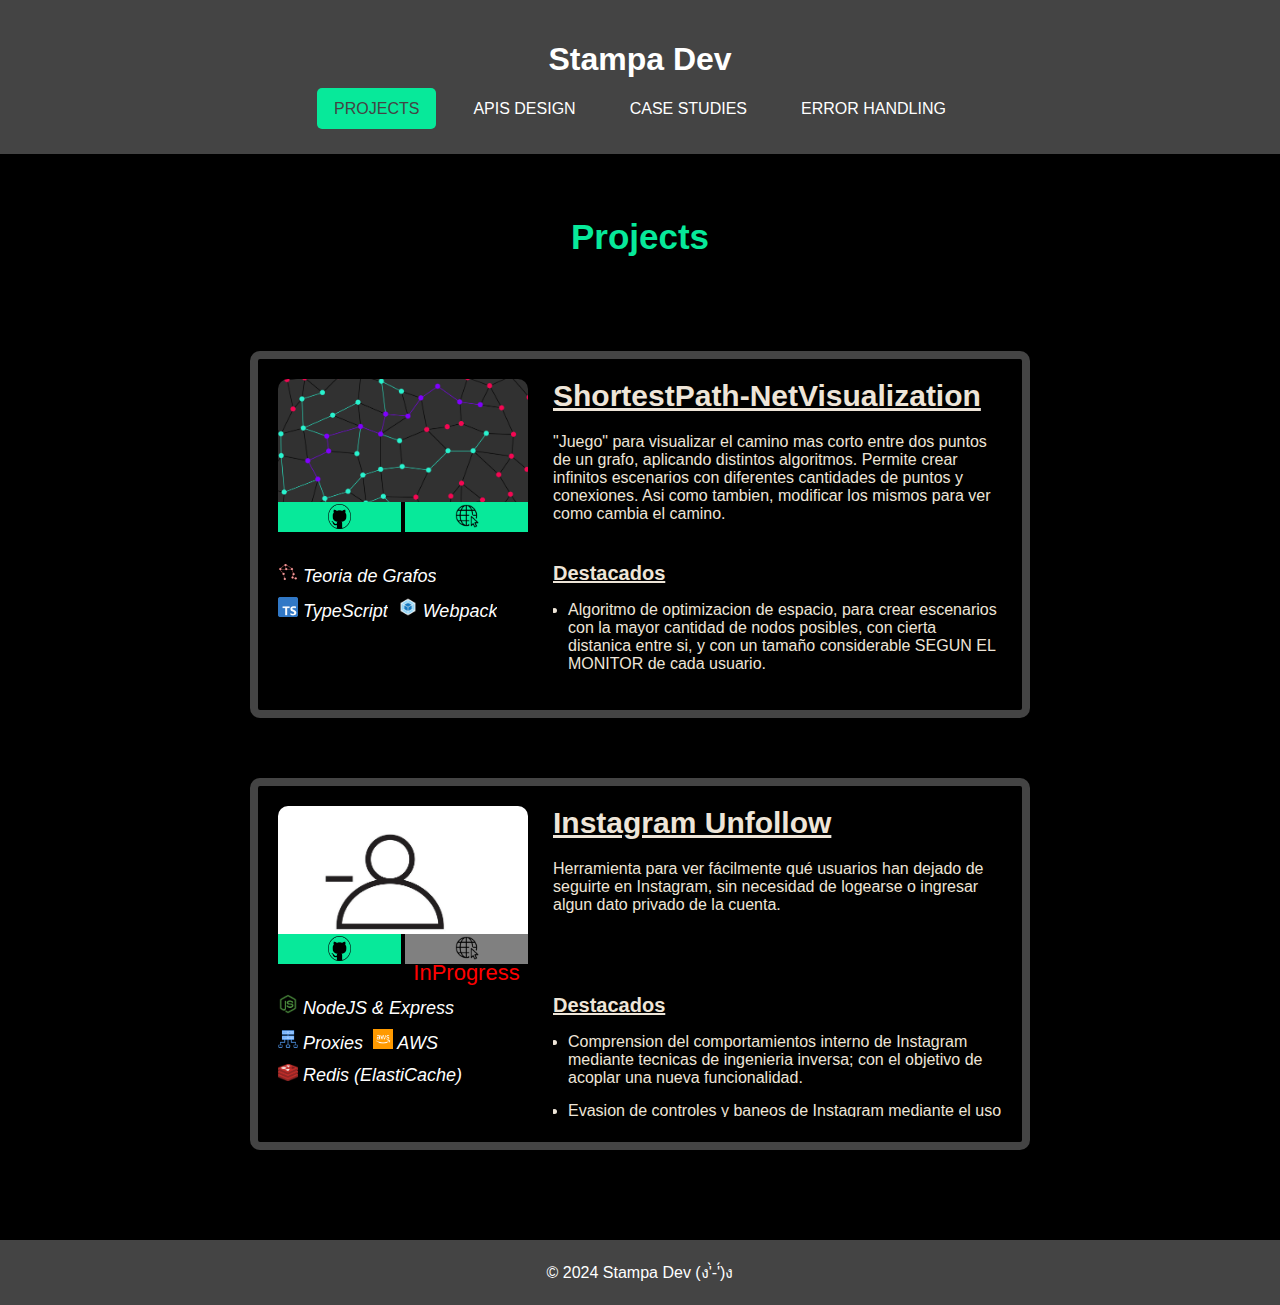
<file: src/Intros/1 projects.html>
<!DOCTYPE html>
<html lang="en">

<head>
    <meta charset="UTF-8">
    <meta name="viewport" content="width=device-width, initial-scale=1.0">
    <title>| Projects</title>
    <link rel="stylesheet" type="text/css" href="./css/general.css">
    <link rel="stylesheet" type="text/css" href="./css/sections.css">
    <link rel="stylesheet" type="text/css" href="./css/special_words.css">
    <link rel="stylesheet" type="text/css" href="./css/projects.css">
</head>

<body>
    <id style="display: none;">projects</id>
    <header>
        <!-- Encabezado con enlaces a las diferentes páginas -->
        <h1>Stampa Dev</h1>
        <nav>
            <ul>
                <li><a class="navLink projects-hd" href="./1 projects.html">PROJECTS</a></li>
                <li><a class="navLink apis-hd" href="./2 apis_design.html">APIS DESIGN</a></li>
                <li><a class="navLink case_stud-hd" href="./3 case_studies.html">CASE STUDIES</a></li>
                <li><a class="navLink err_handl-hd" href="./4 error_handling.html">ERROR HANDLING</a></li>
            </ul>
        </nav>
    </header>
    
    <main>
        <div class="sections-container">
            <h1 class="page-mainTitle">Projects</h1>
        <!---------------------------------------------------------------------->
           <section id="introduction" class="normal-section">
           
            </section>
           <section id="projects" class="normal-section">
            
            <div class="projects">
                
                <div class="project">
                    <div class="imagen">
                        
                        <img class="project-img" src="../public/img/1 Projects/img-shortestPath.png" alt="Imagen del Proyecto 1">
                        
                        <div class="links">
                            <a class="link" href="https://github.com/Matestampa/Shortest-Path-NetVisualization">
                                <img class="link-logo" src="../public/img/general/gh logo.png">
                            </a>
                            <a class="link" href="https://matestampa.github.io/Shortest-Path-NetVisualization/">
                                <img class="link-logo" src="../public/img/general/web-page2.png" >
                            </a>
                            
                        </div>
                    </div>
                    <div class="titulo-descr">
                        <h2 class="project-title">ShortestPath-NetVisualization</h2>
                        <p class="project-descr">"Juego" para visualizar el camino mas corto entre dos puntos de un grafo, aplicando distintos
                            algoritmos. Permite crear infinitos escenarios con diferentes cantidades de puntos
                            y conexiones. Asi como tambien, modificar los mismos para ver como cambia el camino.</p>
                    </div>
                    <div class="tech-stack">
                        <ul>
                            <li class="tech-elem">
                                <img class="tech-icon" src="../public/img/1 Projects/grafo icono.png">
                                Teoria de Grafos
                            </li>
                            <li class="tech-elem">
                                <img class="tech-icon" src="../public/img/1 Projects/typescript icono.png">
                                TypeScript
                            </li>
                            <li class="tech-elem">
                                <img class="tech-icon" src="../public/img/1 Projects/webpack icono.png">
                                Webpack
                            </li>
                            <!-- Puedes agregar más elementos aquí -->
                        </ul>
                    </div>
                    <div class="destacados">
                       <h3 class="title">Destacados</h3> 
                       <div class="scrollable-list"> 
                        <ul>
                            <li>Algoritmo de optimizacion de espacio, para crear escenarios con la
                                mayor cantidad de nodos posibles, con cierta distanica entre si, y con
                                un tamaño considerable SEGUN EL MONITOR de cada usuario.
                            </li>
                            <li>
                                Algoritmo para crear un "grafo plano" ( aristas que no se cruzan ), con cierta
                                cantidad de conexiones por nodo. Esto permite que el escenario creado sea mas prolijo
                                y se vean mejor los algortimos en accion. (probar con "Conex-complex" al minimo)
                            </li>
                            
                        </ul>
                      </div> 
                    </div>
                </div>
            
                <div class="project">
                    <div class="imagen">
                        
                        <img class="project-img" src="../public/img/1 Projects/img-IgUnfollow.jpg" alt="Imagen del Proyecto 1">
                        
                        <div class="links">
                            <a class="link" href="https://github.com/Matestampa/Ig-Unffllw-BACKEND">
                                <img class="link-logo" src="../public/img/general/gh logo.png">
                            </a>
                            <a class="link disabled-link" href="">
                                <img class="link-logo" src="../public/img/general/web-page2.png" >
                                InProgress
                            </a>
                            
                        </div>
                    </div>
                    <div class="titulo-descr">
                        <h2 class="project-title">Instagram Unfollow</h2>
                        <p class="project-descr">Herramienta para ver fácilmente qué usuarios han dejado de seguirte en Instagram, sin
                            necesidad de logearse o ingresar algun dato privado de la cuenta.</p>
                    </div>
                    <div class="tech-stack">
                        <ul>
                            <li class="tech-elem">
                                <img class="tech-icon" src="../public/img/1 Projects/nodejs icon.png">
                                NodeJS & Express
                            </li>
                            <li class="tech-elem">
                                <img class="tech-icon" src="../public/img/1 Projects/proxy icon.png">
                                Proxies
                            </li>
                            <li class="tech-elem">
                                <img class="tech-icon" src="../public/img/1 Projects/aws icon.png">
                                AWS
                            </li>
                            <li class="tech-elem">
                                <img class="tech-icon" src="../public/img/1 Projects/redis icon.png">
                                Redis (ElastiCache)
                            </li>
                            <!-- Puedes agregar más elementos aquí -->
                        </ul>
                    </div>
                    <div class="destacados">
                        <h3 class="title">Destacados</h3> 
                        <div class="scrollable-list"> 
                         <ul>
                             <li>Comprension del comportamientos interno de Instagram mediante tecnicas
                                de ingenieria inversa; con el objetivo de acoplar una nueva funcionalidad.
                             </li>
                             <li>
                                Evasion de controles y baneos de Instagram mediante el uso de proxies
                                coordinados.
                             </li>
                             
                         </ul>
                       </div> 
                     </div>
                </div>
            
                <!-- Agrega más proyectos según necesites -->
            </div>
            
           </section> 
        </div>
    </main>

     <!---------------------------------------------------------------------->
     <footer>
        <!-- Contenido del pie de página -->
        &copy; 2024 Stampa Dev (ง'̀-'́)ง
    </footer>

</body>

<script src="../js/app.js"></script>
</html>
</file>
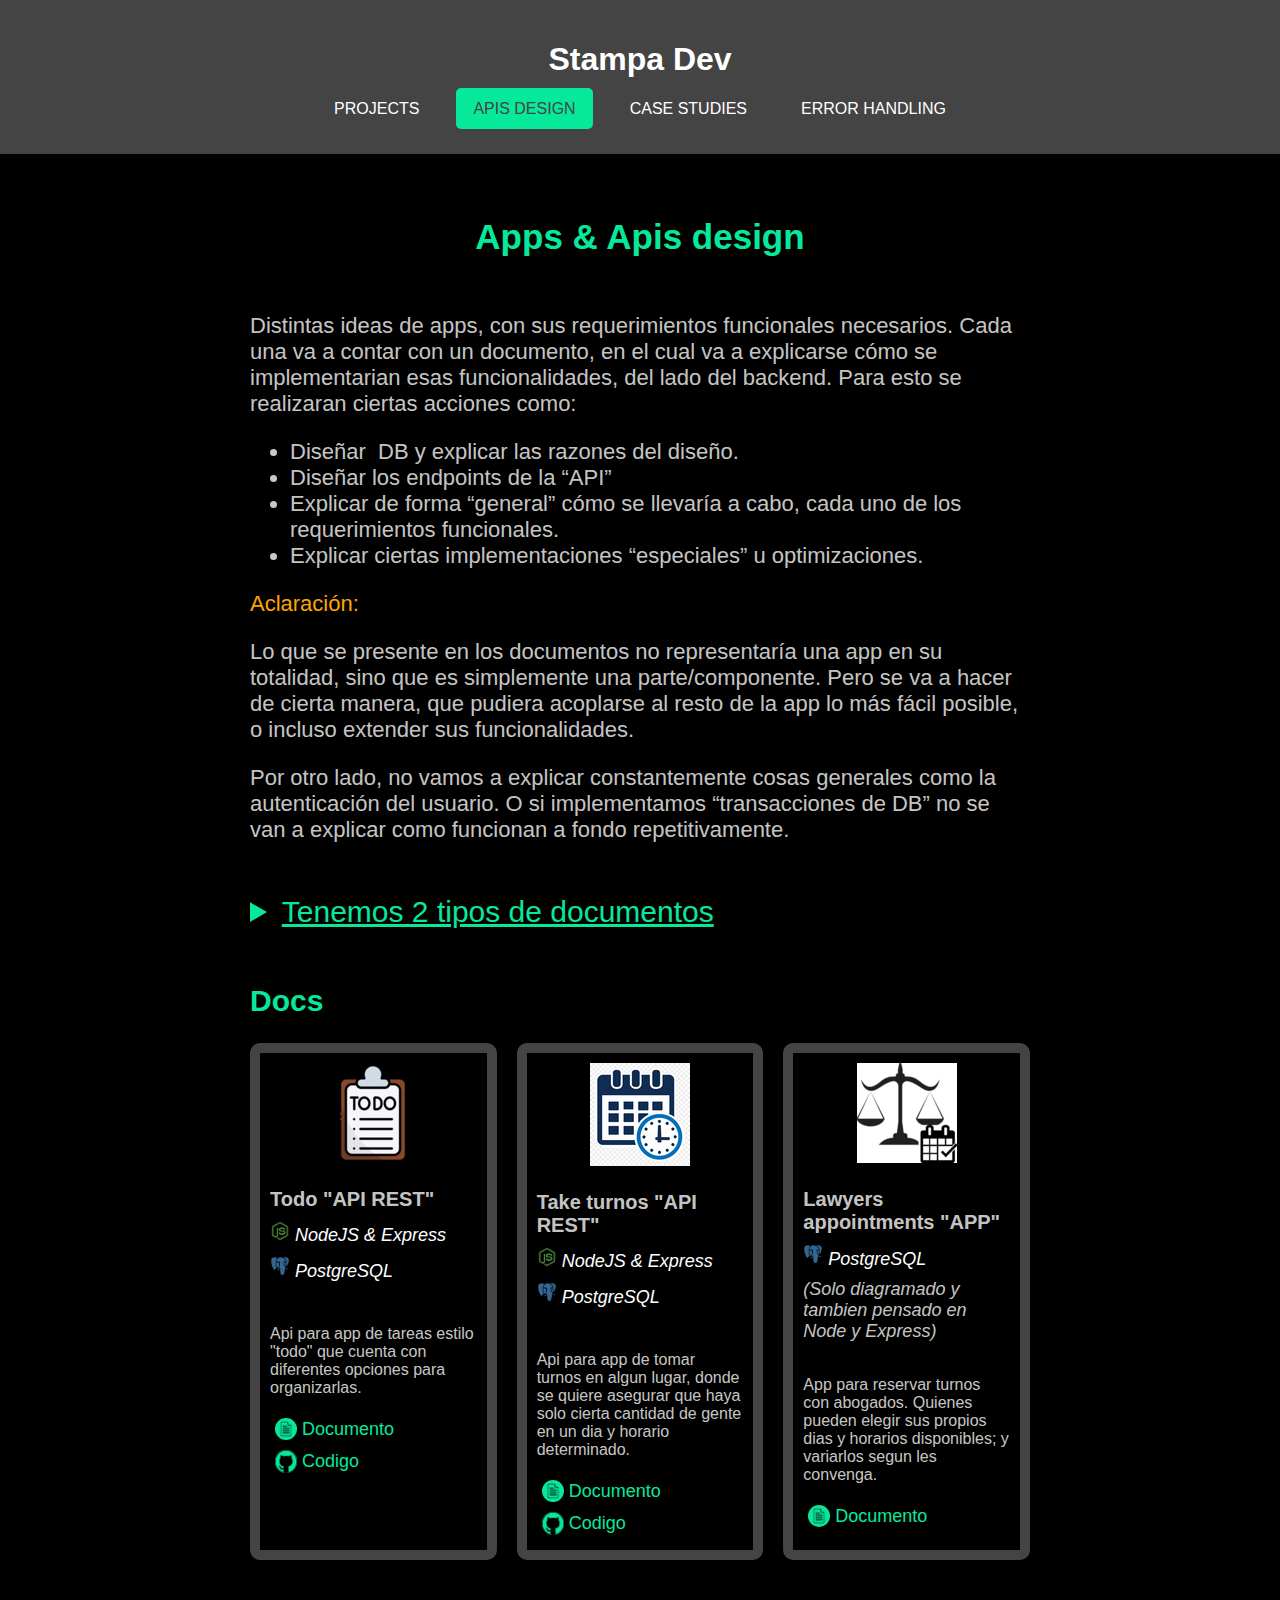
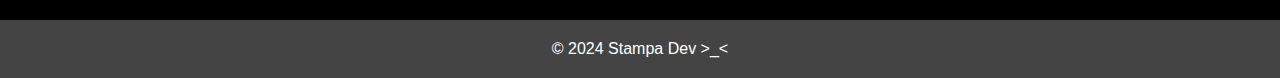
<file: src/Intros/2 apis_design.html>
<!DOCTYPE html>
<html lang="en">

<head>
    <meta charset="UTF-8">
    <meta name="viewport" content="width=device-width, initial-scale=1.0">
    <title>| Apis Design</title>
    <link rel="stylesheet" type="text/css" href="./css/general.css">
    <link rel="stylesheet" type="text/css" href="./css/sections.css">
    <link rel="stylesheet" type="text/css" href="./css/special_words.css">
<link rel="stylesheet" type="text/css" href="./css/projects.css">
</head>

<body>
    <id style="display: none;">apis</id>
    <header>
        <!-- Encabezado con enlaces a las diferentes páginas -->
        <h1>Stampa Dev</h1>
        <nav>
            <ul>
                <li><a class="navLink projects-hd" href="./1 projects.html">PROJECTS</a></li>
                <li><a class="navLink apis-hd" href="./2 apis_design.html">APIS DESIGN</a></li>
                <li><a class="navLink case_stud-hd" href="./3 case_studies.html">CASE STUDIES</a></li>
                <li><a class="navLink err_handl-hd" href="./4 error_handling.html">ERROR HANDLING</a></li>
            </ul>
        </nav>
    </header>

    <main>
        <div class="sections-container">
            <h1 class="page-mainTitle">Apps & Apis design</h1>
            <!---------------------------------------------------------------------->
            <section id="introduction" class="normal-section">
                <p><span style="font-weight: 400;">Distintas ideas de apps,
                        con sus requerimientos funcionales necesarios. Cada una va a contar con un documento, en el cual
                        va a explicarse c&oacute;mo se implementarian esas funcionalidades, del lado del backend. Para
                        esto se realizaran ciertas acciones como:</span></p>
                <ul>
                    <li style="font-weight: 400;"><span style="font-weight: 400;">Dise&ntilde;ar&nbsp; DB y explicar las
                            razones del dise&ntilde;o.</span></li>
                    <li style="font-weight: 400;"><span style="font-weight: 400;">Dise&ntilde;ar los endpoints de la
                            &ldquo;API&rdquo;</span></li>
                    <li style="font-weight: 400;"><span style="font-weight: 400;">Explicar de forma
                            &ldquo;general&rdquo; c&oacute;mo se llevar&iacute;a a cabo, cada uno de los requerimientos
                            funcionales.</span></li>
                    <li style="font-weight: 400;"><span style="font-weight: 400;">Explicar ciertas implementaciones
                            &ldquo;especiales&rdquo; u optimizaciones.</span></li>
                </ul>

                <p class="subtitle-1"><span style="font-weight: 400;">Aclaraci&oacute;n:</span><span
                        style="font-weight: 400;">&nbsp;</span></p>

                <p><span style="font-weight: 400;">Lo que se presente en los documentos no representar&iacute;a una app
                        en su totalidad, sino que es simplemente una parte/componente. Pero se va a hacer de cierta
                        manera, que pudiera acoplarse al resto de la app lo m&aacute;s f&aacute;cil posible, o incluso
                        extender sus funcionalidades.&nbsp;</span></p>
                <p><span style="font-weight: 400;">Por otro lado, no vamos a explicar constantemente cosas generales
                        como la autenticaci&oacute;n del usuario. O si implementamos &ldquo;transacciones de DB&rdquo;
                        no se van a explicar como funcionan a fondo repetitivamente.</span></p>
            </section>

            <section id="2 tipos de docs" class="display-section">
                <details>
                    <summary class="section-title">Tenemos 2 tipos de documentos</summary>

                    <p class="subtitle-1"><span style="font-weight: 400;">-API REST:</span></p>
                    <p><span style="font-weight: 400;">&nbsp;&nbsp;&nbsp;&nbsp;&nbsp;&nbsp;&nbsp;&nbsp;&nbsp;&nbsp;-Tienen
                            sus endpoints de api y a partir de eso se explican las funcionalidades.&nbsp;</span></p>
                    <p><span style="font-weight: 400;">&nbsp;&nbsp;&nbsp;&nbsp;&nbsp;&nbsp;&nbsp;&nbsp;&nbsp;&nbsp;-Cuentan
                            con un c&oacute;digo que implementa todo lo explicado.</span></p>
                    <p class="subtitle-1"><span style="font-weight: 400;">-APP:</span></p>
                    <p><span style="font-weight: 400;">&nbsp;&nbsp;&nbsp;&nbsp;&nbsp;&nbsp;&nbsp;&nbsp;&nbsp;&nbsp;-Son
                            simplemente de an&aacute;lisis, y explican las funcionalidades directamente.&nbsp;</span>
                    </p>
                    <p><span style="font-weight: 400;">&nbsp;&nbsp;&nbsp;&nbsp;&nbsp;&nbsp;&nbsp;&nbsp;&nbsp;&nbsp;-No
                            cuentan con un c&oacute;digo, pero tienen lo necesario para construirlo sin
                            problemas.</span></p>
                    <p>Ambos mantienen una estructura muy parecida, simplemente diferenci&aacute;ndose en la presencia
                        de &ldquo;endpoints&rdquo; o no, y en c&oacute;mo se explican las funcionalidades.</p>
                </details>
            </section>

            <section id="references" class="references-section">
                <h2 class="section-title">Docs</h2>

                <div class="refs-container">
                    <!-- Cuadrado 1 -->
                    <div class="refs-item">
                        <!-- Contenido del cuadrado 1 (puedes añadir imagen, texto, etc.) -->
                        <img class="ref-img" src="../public/img/Todo logo.png" alt="Proyecto 1">

                        <h3 class="ref-title">Todo "API REST"</h3>

                        <div class="tech-stack">
                            <ul>
                                <li class="tech-elem">
                                    <img class="tech-icon" src="../public/img/1 Projects/nodejs icon.png">
                                    NodeJS & Express
                                </li>
                                <li class="tech-elem">
                                    <img class="tech-icon" src="../public/img/1 Projects/postgres icon.png">
                                    PostgreSQL
                                </li>
                            </ul>
                        </div>


                        <p class="ref-descr">
                            Api para app de tareas estilo "todo" que cuenta
                            con diferentes opciones para organizarlas.
                        </p>

                        <a class="ref-link" href="../docs/2-ApisDesign/Todo.html">
                            <img src="../public/img/general/doc logo.png" alt="Logo del enlace">
                            Documento
                        </a>
                        <a class="ref-link" href="https://github.com/Matestampa/Todo-API-REST">
                            <img src="../public/img/general/gh logo.png" alt="Logo del enlace">
                            Codigo
                        </a>
                    </div>

                    <div class="refs-item">

                        <img class="ref-img" src="../public/img/Turnos logo.png" alt="Proyecto 1">

                        <h3 class="ref-title">Take turnos "API REST"</h3>

                        <div class="tech-stack">
                            <ul>
                                <li class="tech-elem">
                                    <img class="tech-icon" src="../public/img/1 Projects/nodejs icon.png">
                                    NodeJS & Express
                                </li>
                                <li class="tech-elem">
                                    <img class="tech-icon" src="../public/img/1 Projects/postgres icon.png">
                                    PostgreSQL
                                </li>
                            </ul>
                        </div>

                        <p class="ref-descr">
                            Api para app de tomar turnos en algun lugar, donde se quiere asegurar
                            que haya solo cierta cantidad de gente en un dia y horario determinado.
                        </p>

                        <a class="ref-link" href="../docs/2-ApisDesign/Turnos.html">
                            <img src="../public/img/general/doc logo.png" alt="Logo del enlace">
                            Documento
                        </a>
                        <a class="ref-link" href="https://github.com/Matestampa/Turnos-API-REST">
                            <img src="../public/img/general/gh logo.png" alt="Logo del enlace">
                            Codigo
                        </a>

                    </div>

                    <div class="refs-item">

                        <img class="ref-img" src="../public/img/Lawyers logo.png" alt="Proyecto 1">

                        <h3 class="ref-title">Lawyers appointments "APP"</h3>

                        <div class="tech-stack"">
                            <ul>
                                <li class="tech-elem">
                                    <img class="tech-icon" src="../public/img/1 Projects/postgres icon.png">
                                    PostgreSQL
                                </li>
                                (Solo diagramado y tambien pensado en Node y Express)
                            </ul>
                        </div>

                        <p class="ref-descr">
                            App para reservar turnos con abogados. Quienes pueden elegir sus propios dias
                            y horarios disponibles; y variarlos segun les convenga. 
                        </p>

                        <a class="ref-link" href="../docs/2-ApisDesign/LawyersAppointments.html">
                            <img src="../public/img/general/doc logo.png" alt="Logo del enlace">
                            Documento
                        </a>

                    </div>

                </div>
            </section>

        </div>
    </main>


    <!---------------------------------------------------------------------->
    <footer>
        <!-- Contenido del pie de página -->
        &copy; 2024 Stampa Dev  >_< 
    </footer>

</body>

<script src="../js/app.js"></script>

</html>
</file>
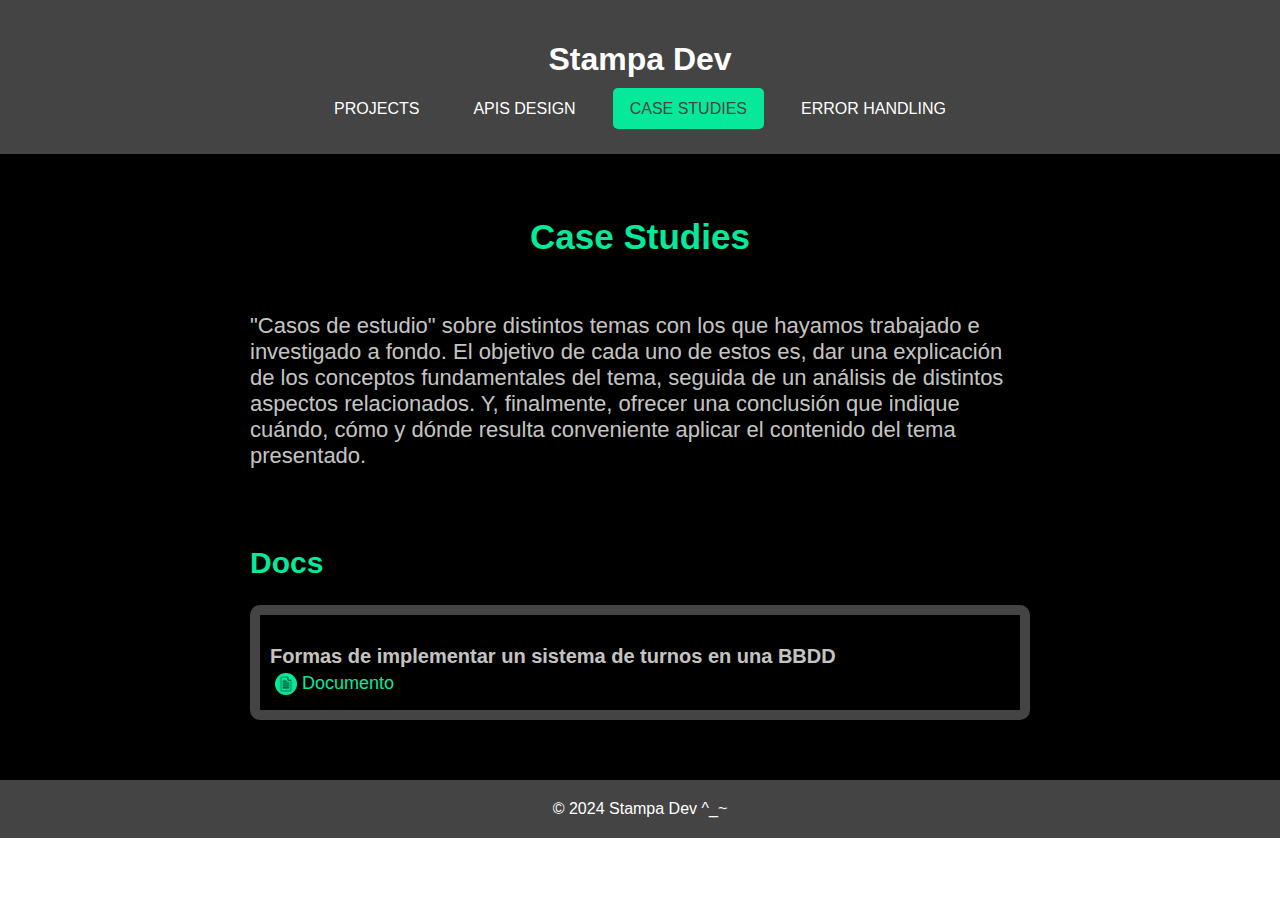
<file: src/Intros/3 case_studies.html>
<!DOCTYPE html>
<html lang="en">


<head>
    <meta charset="UTF-8">
    <meta name="viewport" content="width=device-width, initial-scale=1.0">
    <title>| Case Studies</title>
    <link rel="stylesheet" type="text/css" href="./css/general.css">
    <link rel="stylesheet" type="text/css" href="./css/sections.css">
</head>

<body>
    <id style="display: none;">case_stud</id>
    <header>
        <!-- Encabezado con enlaces a las diferentes páginas -->
        <h1>Stampa Dev</h1>
        <nav>
            <ul>
                <li><a class="navLink projects-hd" href="./1 projects.html">PROJECTS</a></li>
                <li><a class="navLink apis-hd" href="./2 apis_design.html">APIS DESIGN</a></li>
                <li><a class="navLink case_stud-hd" href="./3 case_studies.html">CASE STUDIES</a></li>
                <li><a class="navLink err_handl-hd" href="./4 error_handling.html">ERROR HANDLING</a></li>
                
            </ul>
        </nav>
    </header>

    <main>
        <div class="sections-container">
            <h1 class="page-mainTitle">Case Studies</h1>
            <!---------------------------------------------------------------------->
            <section id="introduction">
                <p><span style="font-weight: 400;">"Casos de estudio" sobre
                        distintos temas con los que hayamos trabajado e investigado a fondo. El objetivo de cada uno de
                        estos es, dar una explicaci&oacute;n de los conceptos fundamentales del tema, seguida de un
                        an&aacute;lisis de distintos aspectos relacionados. Y, finalmente, ofrecer una
                        conclusi&oacute;n que indique cu&aacute;ndo, c&oacute;mo y d&oacute;nde resulta conveniente
                        aplicar el contenido del tema presentado.</span></p>
            </section>

            <section id="referencias">
                <!-- Referencias relacionadas a las secciones -->
                <h2 class="section-title">Docs</h2>

                <div class="refs-container">

                    <div class="refs-item">
                        <!--<img class="ref-img" src="../public/img/Todo logo.png" alt="Proyecto 1">-->

                        <h3 class="ref-title">Formas de implementar un sistema de turnos en una BBDD</h3>

                        <a class="ref-link" href="../docs/3-CaseStudies/SistTurnosBBDD.html">
                            <img src="../public/img/general/doc logo.png" alt="Logo del enlace">
                            Documento
                        </a>
                    </div>

                </div>

            </section>
            <!---------------------------------------------------------------------->
        </div>
    </main>

    <footer>
        <!-- Contenido del pie de página -->
        &copy; 2024 Stampa Dev ^_~
    </footer>

</body>
<script src="../js/app.js"></script>

</html>
</file>
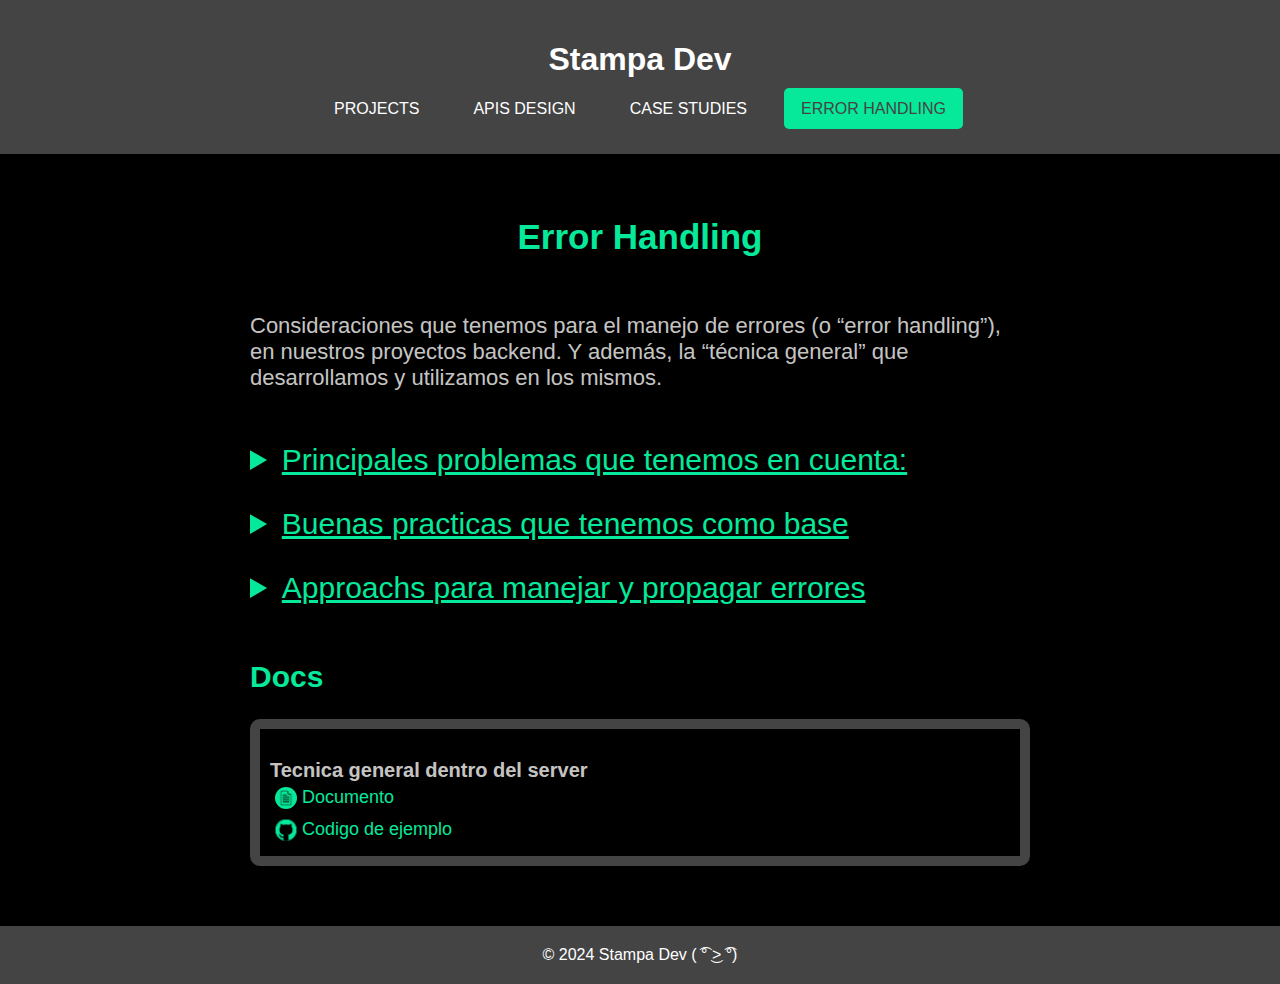
<file: src/Intros/4 error_handling.html>
<!DOCTYPE html>
<html lang="en">

<head>
    <meta charset="UTF-8">
    <meta name="viewport" content="width=device-width, initial-scale=1.0">
    <title> | Err Handling</title>
    <link rel="stylesheet" type="text/css" href="./css/general.css">
    <link rel="stylesheet" type="text/css" href="./css/sections.css">
    <link rel="stylesheet" type="text/css" href="./css/special_words.css">
</head>

<body>
    <id style="display: none;">err_handl</id>
    <header>
        <!-- Encabezado con enlaces a las diferentes páginas -->
        <h1>Stampa Dev</h1>
        <nav>
            <ul>
                <li><a class="navLink projects-hd" href="./1 projects.html">PROJECTS</a></li>
                <li><a class="navLink apis-hd" href="./2 apis_design.html">APIS DESIGN</a></li>
                <li><a class="navLink case_stud-hd" href="./3 case_studies.html">CASE STUDIES</a></li>
                <li><a class="navLink err_handl-hd" href="./4 error_handling.html">ERROR HANDLING</a></li>
                
            </ul>
        </nav>
    </header>

    <main>
        <div class="sections-container">
            <h1 class="page-mainTitle">Error Handling</h1>
            <!---------------------------------------------------------------------->
            <section id="introduction" class="normal-section">
                <p>Consideraciones que tenemos para el manejo de
                    errores (o “error handling”), en nuestros proyectos backend. Y además, la “técnica general” 
                    que desarrollamos y utilizamos en los mismos.

                </p>
            </section>

            <section id="Principales problemas" class="display-section">
                <details>
                    <summary class="section-title">Principales problemas que tenemos en cuenta:</summary>
                    <p>1- Como un error puede derivar tanto en la ejecuci&oacute;n de acciones internas de la app, como
                        en una response con
                        error para el user.</p>
                    <p></p>
                    <p>2- C&oacute;mo propagar el error de los niveles m&aacute;s bajos del c&oacute;digo, hacia arriba.
                        (En esos casos donde
                        una funci&oacute;n llama a otra funci&oacute;n, y esa a otra, y etc)</p>
                </details>
            </section>

            <section id="Buenas practicas" class="display-section">
                <details>
                    <summary class="section-title">Buenas practicas que tenemos como base</summary>
                    
                    <p><span style="font-weight: 400;">1- No usar excepciones para manejar la l&oacute;gica. A menos que
                            si o si, esa
                            l&oacute;gica dependa de alguna excepci&oacute;n. Si no es el caso, es mejor usar los
                            &ldquo;if-else&rdquo; y
                            buscar la manera de identificar cuando una funci&oacute;n hizo mal las cosas; ya sea
                            chequeando que retornan,
                            etc</span></p>
                    
                    <p><span style="font-weight: 400;">2- Una excepci&oacute;n o error solo deber&iacute;a ser
                            "catcheada" en un nivel donde
                            se sepa qu&eacute; hacer con ella. Si no, deber&iacute;a dejarse que siga hacia el nivel de
                            arriba, hasta que
                            alguno la pueda manejar.</span></p>
                    <p><span style="font-weight: 400;">3- Convertir las excepciones &ldquo;directas de la falla&rdquo;,
                            en excepciones
                            propias que nuestro c&oacute;digo pueda entender y manejar de forma m&aacute;s f&aacute;cil.
                            Con estas nos
                            referimos a las que nos puede lanzar una librer&iacute;a, o propios errores b&aacute;sicos
                            del programa o del
                            lenguaje.</span></p>
                    <p><span style="font-weight: 400;">4- Si trabajamos con funciones as&iacute;ncronas, y queremos
                            intentar catchear un
                            posible error que venga de ellas, siempre debemos esperarlas para que el flujo de
                            c&oacute;digo no siga de largo
                            y nos la podamos llegar a perder. En el caso de javascript usar&iacute;amos: await
                            &ldquo;funci&oacute;nQueTiraError()&rdquo;</span></p>
                </details>
            </section>

            <section id="Approachs para manejar..." class="display-section">
                <details>
                    <summary class="section-title">Approachs para manejar y propagar errores</summary>
                    
                    <p class="subtitle-1"><span style="font-weight: 400;">- Return error:</span></p>
                    
                    <p><span style="font-weight: 400;">&nbsp;&nbsp;&nbsp;&nbsp;&nbsp;-Cada funci&oacute;n que pueda
                            llegar a dar un error, debe devolver un objeto: {data,error}. Es decir que no se lanza una
                            excepci&oacute;n como tal</span></p>
                    <p><span style="font-weight: 400;">&nbsp;&nbsp;&nbsp;&nbsp;&nbsp;-Es responsabilidad de quien la
                            llama, chequear si el return, contiene error.</span></p>
                    <p><span style="font-weight: 400;">&nbsp;&nbsp;&nbsp;&nbsp;&nbsp;-Si no se sabe que hacer con el
                            error en el nivel, se lo pasa al de arriba de la misma manera; devolviendo un obj : {data,
                            error} (con el mismo error que recibi&oacute;).</span></p>
                    
                    <p class="subtitle-1"><span style="font-weight: 400;">- Try-catch:</span></p>
                    
                    <p><span style="font-weight: 400;">&nbsp;&nbsp;&nbsp;&nbsp;&nbsp;-Si dentro de una funci&oacute;n se
                            da un error, se lanza una excepci&oacute;n.</span></p>
                    <p><span style="font-weight: 400;">&nbsp;&nbsp;&nbsp;&nbsp;&nbsp;-Es responsabilidad de quien la
                            llama, encapsularla entre los bloques &ldquo;try-catch&rdquo;</span></p>
                    <p><span style="font-weight: 400;">&nbsp;&nbsp;&nbsp;&nbsp;&nbsp;-Si no se sabe que hacer con el
                            error en el nivel, no se deber&iacute;a poner el &ldquo;try-catch&rdquo;&rdquo;, y la
                            excepci&oacute;n se propaga sola hacia los niveles de arriba, hasta que uno tenga un
                            &ldquo;try-catch&rdquo;.</span></p>
                    <p><span style="font-weight: 400;">&hellip;.existen otros mas tambien</span></p>
                    <p><span style="font-weight: 400;">&nbsp;&nbsp;&nbsp;&nbsp;&nbsp;</span></p>
                    <p><span style="font-weight: 400;">En mi opini&oacute;n con el</span> <span
                            style="font-weight: 400;">&ldquo;try-catch&rdquo;</span> <span style="font-weight: 400;">se
                            facilita el tema de propagar el error de niveles bajos hacia los de arriba, ya que no
                            tenemos que andar chequeando si hay error en cada nivel, y adem&aacute;s no tenemos que
                            preocuparnos por tener si o si que devolver el objeto con 2 campos en cada funci&oacute;n.
                            Por otro lado en tema de performance es mejor el</span> <span
                            style="font-weight: 400;">&ldquo;return error&rdquo;,</span> <span
                            style="font-weight: 400;">ya que las excepciones son costosas, y con este approach, si bien
                            las usar&iacute;amos como clases, no estar&iacute;amos haciendo un throw; sino que
                            simplemente estar&iacute;amos mandando el objeto instanciado de funci&oacute;n en
                            funci&oacute;n.</span></p>
                    <p><span style="font-weight: 400;">Lo mejor ser&iacute;a dejar las excepciones y el</span> <span
                            style="font-weight: 400;">&ldquo;try-catch&rdquo;</span> <span
                            style="font-weight: 400;">para esos errors internos que los necesitan, y est&aacute;n a bajo
                            nivel. Y cuando ya estemos m&aacute;s o menos a un alto nivel, donde se puedan dar errores
                            l&oacute;gicos bastante recurrentes; ah&iacute; si usar el</span> <span
                            style="font-weight: 400;">&ldquo;return error&rdquo;.</span></p>
                </details>
            </section>



            <section id="references" class="references-section">
                <!-- Referencias relacionadas a las secciones -->
                <h2 class="section-title">Docs</h2>
                <div class="refs-container">
                    
                    <div class="refs-item">
                        <!--<img class="ref-img" src="../public/img/Todo logo.png" alt="Proyecto 1">-->
                        
                        <h3 class="ref-title">Tecnica general dentro del server</h3>
                        
                        <a class="ref-link" href="../docs/4-ErrHandling/TecnicaServer.html">
                            <img src="../public/img/general/doc logo.png" alt="Logo del enlace">
                            Documento

                            
                        </a>
                        <a class="ref-link" href="https://github.com/Matestampa/Error-Handling-technique-example">
                            <img src="../public/img/general/gh logo.png" alt="Logo del enlace">
                            Codigo de ejemplo   
                        </a>
                       
                    </div>
                </div>
            </section>
            <!---------------------------------------------------------------------->
        </div>
    </main>

    <!---------------------------------------------------------------------->
    <footer>
        <!-- Contenido del pie de página -->
        &copy; 2024 Stampa Dev ( ͡° ͜> ͡°)

    </footer>

</body>
<script src="../js/app.js"></script>

</html>
</file>
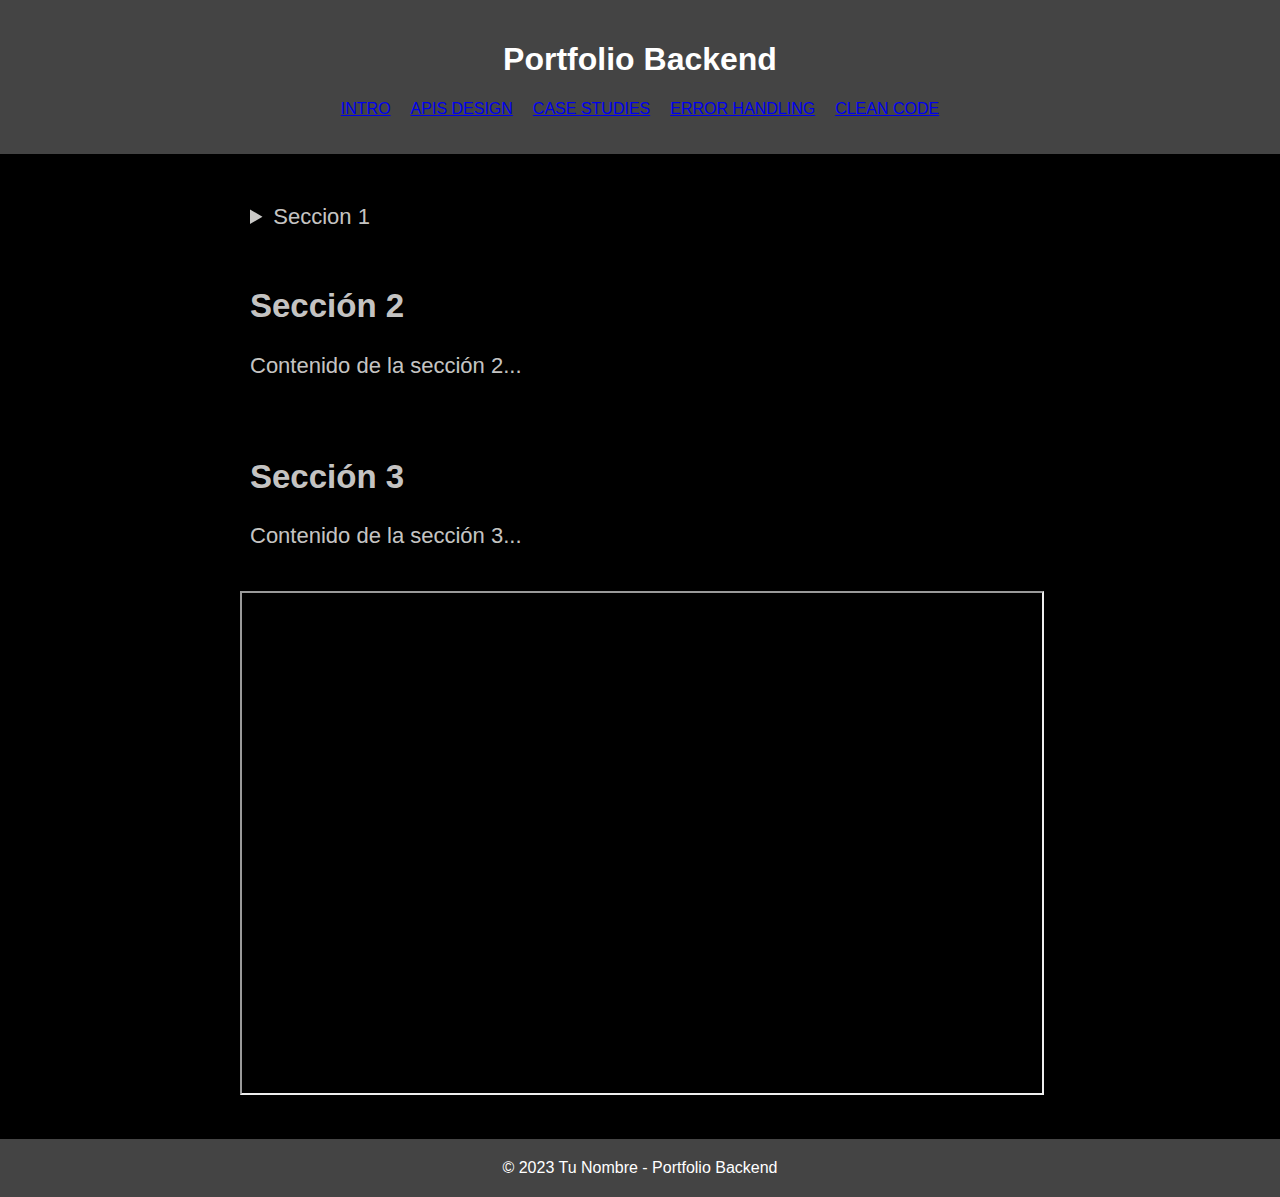
<file: src/Intros/base.html>
<!DOCTYPE html>
<html lang="en">

<head>
    <meta charset="UTF-8">
    <meta name="viewport" content="width=device-width, initial-scale=1.0">
    <title>Portfolio Backend</title>
    <link rel="stylesheet" type="text/css" href="./css/general.css">
    <link rel="stylesheet" type="text/css" href="./css/sections.css">
</head>

<body>
    <header>
        <!-- Encabezado con enlaces a las diferentes páginas -->
        <h1>Portfolio Backend</h1>
        <nav>
            <ul>
                <li><a href="base.html">INTRO</a></li>
                <li><a href="apis_design.html">APIS DESIGN</a></li>
                <li><a href="case_studies.html">CASE STUDIES</a></li>
                <li><a href="error_handling.html">ERROR HANDLING</a></li>
                <li><a href="clean_code.html">CLEAN CODE</a></li>
            </ul>
        </nav>
    </header>

    <main>
        <div class="sections-container">
            <!----------------------------------------------------------------------------->
            <section>
                <details>
                    <summary>Seccion 1</summary>
                    <p>Contenido de la sección 1...</p>
                </details>
            </section>

            <!-- Sección 2 -->
            <section>
                <h2>Sección 2</h2>
                <p>Contenido de la sección 2...</p>
            </section>

            <!-- Sección 3 -->
            <section>
                <h2>Sección 3</h2>
                <p>Contenido de la sección 3...</p>
            </section>

            <iframe height="500" width="800"
                src="https://docs.google.com/document/d/e/2PACX-1vStiPfwhUDoRk9LlkT5NXGZwNquVQtjSVhDLktPAGtYxNQ9FtJUIXpmUkpeKdS-xQ/pub?embedded=true"></iframe>
            <!----------------------------------------------------------------------------->
        </div>
    </main>

    <footer>
        <!-- Contenido del pie de página -->
        &copy; 2023 Tu Nombre - Portfolio Backend
    </footer>

</body>

</html>
</file>
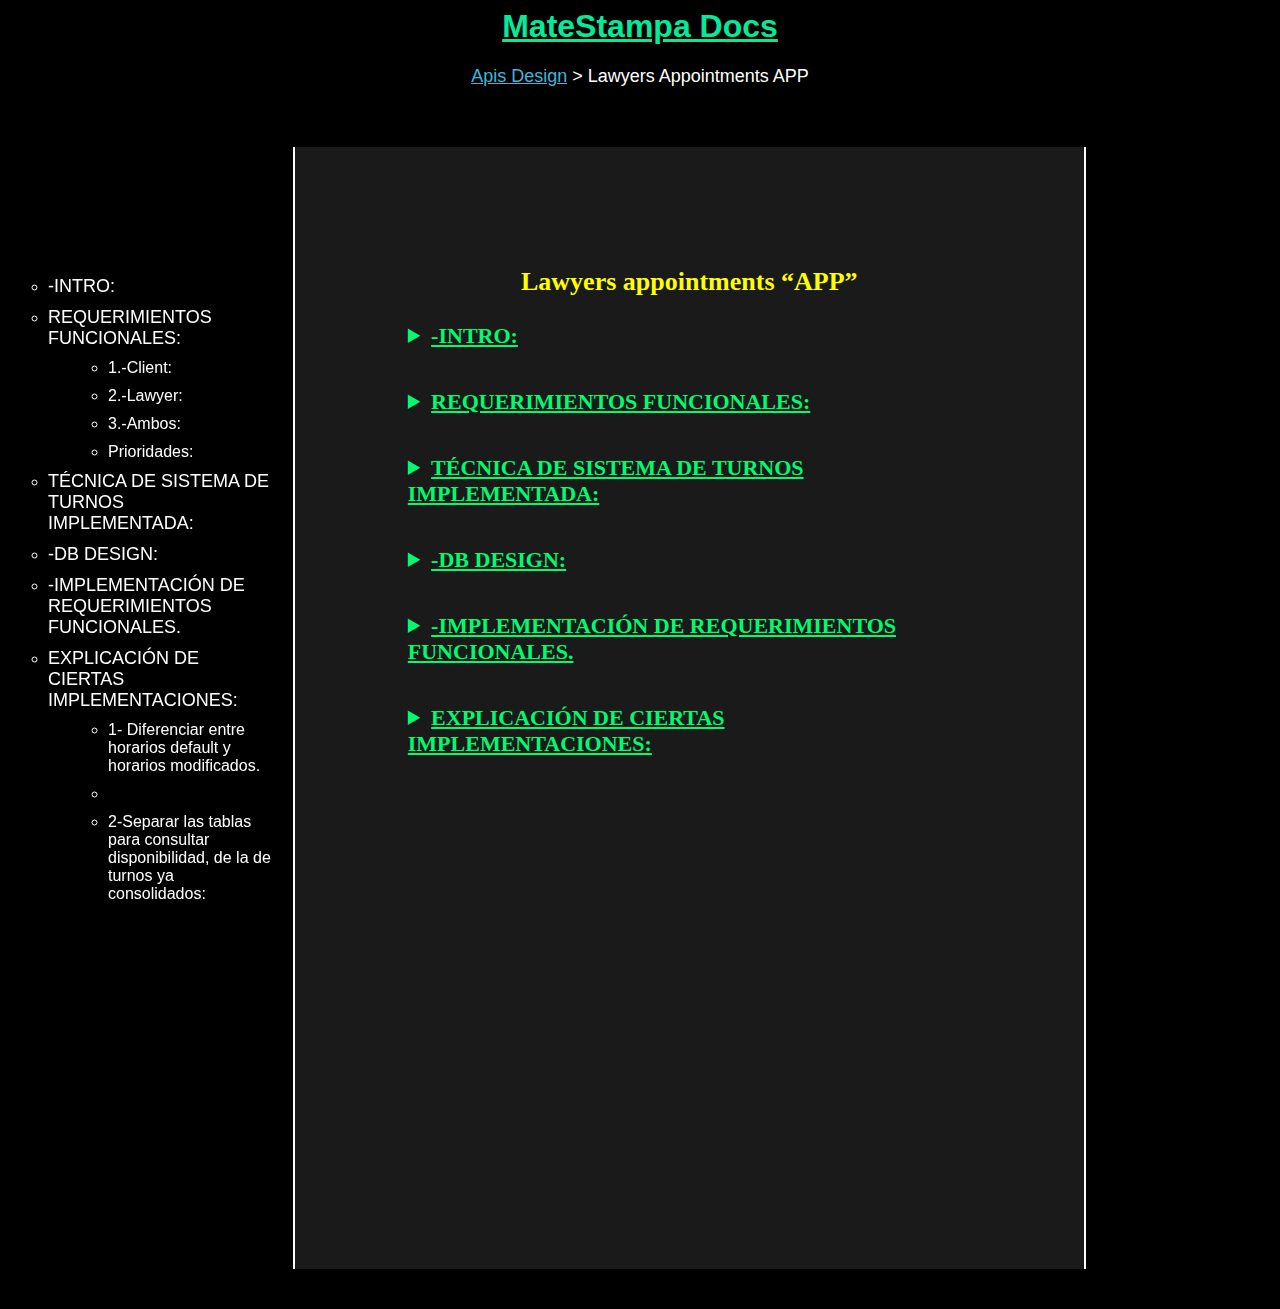
<file: src/docs/2-ApisDesign/LawyersAppointments.html>
<html lang="en">

<head>
    <meta charset="UTF-8">
    <meta name="viewport" content="width=device-width, initial-scale=1.0">
    <link rel="stylesheet" href="../css/docPage.css">
    <link rel="stylesheet" href="../css/docs.css">
    <title>Lawyers Appointments APP</title>
</head>

<body>
    <div id="main-title">
        <h1>MateStampa Docs</h1>
    </div>


    <div id="grupo-documento">
        <!-- Enlace al grupo -->
        <a id="grupo-enlace" href="../../Intros/2 apis_design.html">Apis Design</a>
        <!-- Separador ">" -->
        <span> &gt; </span>
        <!-- Enlace al documento -->
        <a>Lawyers Appointments APP</a>
    </div>

    <div id="show-doc-container">
        <div id="indice"><ul class="indice"><li><a class="h1-ref" href="#-INTRO:">-INTRO:</a></li><li><a class="h1-ref" href="#REQUERIMIENTOS FUNCIONALES:">REQUERIMIENTOS FUNCIONALES:</a></li><ul class="nivel-h2"><li><a class="h2-ref" href="#1.-Client:">1.-Client:</a></li><li><a class="h2-ref" href="#2.-Lawyer:">2.-Lawyer:</a></li><li><a class="h2-ref" href="#3.-Ambos:">3.-Ambos:</a></li><li><a class="h2-ref" href="#Prioridades:">Prioridades:</a></li></ul><li><a class="h1-ref" href="#TÉCNICA DE SISTEMA DE TURNOS IMPLEMENTADA:">TÉCNICA DE SISTEMA DE TURNOS IMPLEMENTADA:</a></li><li><a class="h1-ref" href="#-DB DESIGN:">-DB DESIGN:</a></li><li><a class="h1-ref" href="#-IMPLEMENTACIÓN DE REQUERIMIENTOS FUNCIONALES.">-IMPLEMENTACIÓN DE REQUERIMIENTOS FUNCIONALES.</a></li><li><a class="h1-ref" href="#EXPLICACIÓN DE CIERTAS IMPLEMENTACIONES:">EXPLICACIÓN DE CIERTAS IMPLEMENTACIONES:</a></li><ul class="nivel-h2"><li><a class="h2-ref" href="#1- Diferenciar entre horarios default y horarios modificados.">1- Diferenciar entre horarios default y horarios modificados.</a></li><li><a class="h2-ref" href="#"></a></li><li><a class="h2-ref" href="#2-Separar las tablas para consultar disponibilidad, de la de turnos ya consolidados:">2-Separar las tablas para consultar disponibilidad, de la de turnos ya consolidados:</a></li><li><a class="h2-ref" href="#3-Rellenados de DB:">3-Rellenados de DB:</a></li></ul></ul></div>

        <div id="contenedor-documento">
            <div id="documento"><div id="A" style="background-color: transparent; min-height: 1000px; width: 100%; padding-top: 20px; overflow: auto;"><style></style><section style="width: 793px; min-height: 1122px; padding: 94px 113px; column-gap: 48px;"><p class=" Normal Ttulo" id="_heading=h.5u3swwmu2xbv" style="text-align: center;"><span class=" Fuentedeprrafopredeter" style="font-size: 18px;">     </span><span class=" Fuentedeprrafopredeter" style="font-size: 20px;"> </span><span class=" Fuentedeprrafopredeter" style="font-weight: 700; color: rgb(255, 255, 0); font-size: 26px;"> </span><span class=" Fuentedeprrafopredeter" style="font-weight: 700; color: rgb(255, 255, 0); font-size: 26px;">Lawyers</span><span class=" Fuentedeprrafopredeter" style="font-weight: 700; color: rgb(255, 255, 0); font-size: 26px;"> </span><span class=" Fuentedeprrafopredeter" style="font-weight: 700; color: rgb(255, 255, 0); font-size: 26px;">appointments</span><span class=" Fuentedeprrafopredeter" style="font-weight: 700; color: rgb(255, 255, 0); font-size: 26px;"> “APP”</span></p><details class="display-section" id="-INTRO:"><summary class="Ttulo1">-INTRO:</summary><p class=" Normal"><span class=" Fuentedeprrafopredeter" style="color: rgb(255, 255, 255);">Una </span><span class=" Fuentedeprrafopredeter" style="color: rgb(255, 255, 255);">app</span><span class=" Fuentedeprrafopredeter" style="color: rgb(255, 255, 255);">, donde las personas pueden reservar turnos para una cita con algún agente. Estos agentes, pueden ser médicos, abogados, psicólogos, etc. La cuestión es que cada uno puede elegir sus propios días </span><span class=" Fuentedeprrafopredeter" style="color: rgb(255, 255, 255);">y,  a</span><span class=" Fuentedeprrafopredeter" style="color: rgb(255, 255, 255);"> su vez dentro de estos, los horarios que tendrá</span><span class=" Fuentedeprrafopredeter" style="color: rgb(255, 255, 255);">n disponibles. </span></p><p class=" Normal"><span class=" Fuentedeprrafopredeter" style="color: rgb(255, 255, 255);">Es decir, en este caso no es que los turnos salen de “algo en </span><span class=" Fuentedeprrafopredeter" style="color: rgb(255, 255, 255);">común</span><span class=" Fuentedeprrafopredeter" style="color: rgb(255, 255, 255);">”,donde</span><span class=" Fuentedeprrafopredeter" style="color: rgb(255, 255, 255);"> los horarios son los mismos todos los días; sino que acá varían según el agente, dando lugar a muchas combinaciones distintas.</span></p><p class=" Normal"><span class=" Fuentedeprrafopredeter" style="color: rgb(255, 255, 255);">Para simplificar las cosas, decidimos </span><span class=" Fuentedeprrafopredeter" style="color: rgb(255, 255, 255);">que los agentes sean abogados. Y los llamaremos “</span><span class=" Fuentedeprrafopredeter" style="color: rgb(255, 255, 255);">lawyers</span><span class=" Fuentedeprrafopredeter" style="color: rgb(255, 255, 255);">” a lo largo del documento. Así como llamaremos “</span><span class=" Fuentedeprrafopredeter" style="color: rgb(255, 255, 255);">clients</span><span class=" Fuentedeprrafopredeter" style="color: rgb(255, 255, 255);">” a las personas que consumen el turno.</span></p><p class=" Normal"></p></details><details class="display-section" id="REQUERIMIENTOS FUNCIONALES:"><summary class="Ttulo1">REQUERIMIENTOS FUNCIONALES:</summary><p class=" Normal"><span class=" Fuentedeprrafopredeter" style="color: rgb(255, 255, 255); text-decoration: underline;">Aclaración: </span><span class=" Fuentedeprrafopredeter" style="color: rgb(255, 255, 255);">Solo van a desarrollarse a fondo aquellas funcionalidades que t</span><span class=" Fuentedeprrafopredeter" style="color: rgb(255, 255, 255);">engan que ver con el sistema de “turnos” en sí. Y se va a hacer de cierta forma, que pueda acoplarse luego, a lo que sería la </span><span class=" Fuentedeprrafopredeter" style="color: rgb(255, 255, 255);">app</span><span class=" Fuentedeprrafopredeter" style="color: rgb(255, 255, 255);"> en su totalidad.</span></p><p class=" Normal"><span class=" Fuentedeprrafopredeter" style="color: rgb(255, 255, 255); font-size: 18px; text-decoration: underline;">Partimos de que:</span><span class=" Fuentedeprrafopredeter" style="color: rgb(255, 255, 255); font-size: 18px;"> </span></p><p class=" Normal"><span class=" Fuentedeprrafopredeter" style="color: rgb(255, 255, 255); font-size: 18px;">Cada </span><span class=" Fuentedeprrafopredeter" style="color: rgb(255, 255, 255); font-size: 18px;">lawyer</span><span class=" Fuentedeprrafopredeter" style="color: rgb(255, 255, 255); font-size: 18px;"> puede tener los días que quiera disponibles y, a su vez, en cada uno de esos dí</span><span class=" Fuentedeprrafopredeter" style="color: rgb(255, 255, 255); font-size: 18px;">as puede tener los horarios que quiera.</span></p><h2 class=" Normal Ttulo2" id="1.-Client:"><span class=" Fuentedeprrafopredeter" style="font-weight: 700; color: rgb(255, 192, 0); font-size: 21px; text-decoration: underline;">1.-Client:</span></h2><p class=" Normal"><span class=" Fuentedeprrafopredeter" style="color: rgb(255, 255, 255);">1.1-Ver los días disponibles para los distintos </span><span class=" Fuentedeprrafopredeter" style="color: rgb(255, 255, 255);">lawyers</span><span class=" Fuentedeprrafopredeter" style="color: rgb(255, 255, 255);">:</span></p><p class=" Normal"><span class=" Fuentedeprrafopredeter" style="color: rgb(255, 255, 255);">           -Hasta cierto límite en el futuro.</span></p><p class=" Normal"><span class=" Fuentedeprrafopredeter" style="color: rgb(255, 255, 255);">1.2-Ver los horarios disponibles dentro de cada uno de esos días</span></p><p class=" Normal"><span class=" Fuentedeprrafopredeter" style="color: rgb(255, 255, 255);">1.3-Tomar un turno para un </span><span class=" Fuentedeprrafopredeter" style="color: rgb(255, 255, 255);">lawyer</span><span class=" Fuentedeprrafopredeter" style="color: rgb(255, 255, 255);">, día y horario disponible. </span></p><p class=" Normal"><span class=" Fuentedeprrafopredeter" style="color: rgb(255, 255, 255);">             1.3.1- Abonar el turno para que se confirme. </span></p><h2 class=" Normal Ttulo2" id="2.-Lawyer:"><span class=" Fuentedeprrafopredeter" style="font-weight: 700; color: rgb(255, 192, 0); font-size: 21px; text-decoration: underline;">2.-Lawyer: </span></h2><p class=" Normal"><span class=" Fuentedeprrafopredeter" style="color: rgb(255, 255, 255);">2.1- Elegir los horarios generales que quiera para cada </span><span class=" Fuentedeprrafopredeter" style="color: rgb(255, 255, 255);">di</span><span class=" Fuentedeprrafopredeter" style="color: rgb(255, 255, 255);">a</span><span class=" Fuentedeprrafopredeter" style="color: rgb(255, 255, 255);"> de la semana (lun-dom) (no hace falta q sean los mismos cada día de la semana) (Pero debe mandarse algo inicial si o si para cubrir la </span><span class=" Fuentedeprrafopredeter" style="color: rgb(255, 255, 255);">primer semana</span><span class=" Fuentedeprrafopredeter" style="color: rgb(255, 255, 255);">)</span></p><p class=" Normal"><span class=" Fuentedeprrafopredeter" style="color: rgb(255, 255, 255);">2.2- Cambiar(</span><span class=" Fuentedeprrafopredeter" style="color: rgb(255, 255, 255);">borrar,añadir</span><span class=" Fuentedeprrafopredeter" style="color: rgb(255, 255, 255);">,modificar</span><span class=" Fuentedeprrafopredeter" style="color: rgb(255, 255, 255);">) los horarios generales de un </span><span class=" Fuentedeprrafopredeter" style="color: rgb(255, 255, 255);">dia</span><span class=" Fuentedeprrafopredeter" style="color: rgb(255, 255, 255);"> de la semana (</span><span class=" Fuentedeprrafopredeter" style="color: rgb(255, 255, 255);">ej</span><span class=" Fuentedeprrafopredeter" style="color: rgb(255, 255, 255);"> cambiar los que </span><span class=" Fuentedeprrafopredeter" style="color: rgb(255, 255, 255);">se muestran todos los jueves)</span></p><p class=" Normal"><span class=" Fuentedeprrafopredeter" style="color: rgb(255, 255, 255);">2.3- </span><span class=" Fuentedeprrafopredeter" style="color: rgb(255, 255, 255);">Cambiar(</span><span class=" Fuentedeprrafopredeter" style="color: rgb(255, 255, 255);">borrar, </span><span class=" Fuentedeprrafopredeter" style="color: rgb(255, 255, 255);">añadir,modificar</span><span class=" Fuentedeprrafopredeter" style="color: rgb(255, 255, 255);">) los horarios de un día específico. (</span><span class=" Fuentedeprrafopredeter" style="color: rgb(255, 255, 255);">ej</span><span class=" Fuentedeprrafopredeter" style="color: rgb(255, 255, 255);"> eliminar el "8:00 pm" del jueves 22, porque sabe q no </span><span class=" Fuentedeprrafopredeter" style="color: rgb(255, 255, 255);">estara</span><span class=" Fuentedeprrafopredeter" style="color: rgb(255, 255, 255);"> disponibles)</span></p><p class=" Normal"><span class=" Fuentedeprrafopredeter" style="color: rgb(255, 255, 255);">2.4- Activar o anular un día general.</span></p><p class=" Normal"><span class=" Fuentedeprrafopredeter" style="color: rgb(255, 255, 255);">2.5- Activar o anular un día específ</span><span class=" Fuentedeprrafopredeter" style="color: rgb(255, 255, 255);">ico.</span></p><h2 class=" Normal Ttulo2" id="3.-Ambos:"><span class=" Fuentedeprrafopredeter" style="font-weight: 700; color: rgb(255, 192, 0); font-size: 21px; text-decoration: underline;">3.-Ambos:</span></h2><p class=" Normal"><span class=" Fuentedeprrafopredeter" style="color: rgb(255, 255, 255);">3.1-Ver los turnos en los que están involucrados.</span></p><h2 class=" Normal Ttulo2" id="Prioridades:"><span class=" Fuentedeprrafopredeter" style="font-weight: 700; color: rgb(255, 192, 0); font-size: 21px; text-decoration: underline;">Prioridades:</span></h2><p class=" Normal"><span class=" Fuentedeprrafopredeter" style="color: rgb(255, 255, 255);">-Hacer las funcionalidades de tipo “READ” más rápidas. Específicamente </span><span class=" Fuentedeprrafopredeter" style="color: rgb(255, 255, 255); background-color: magenta;">1.2</span><span class=" Fuentedeprrafopredeter" style="color: rgb(255, 255, 255);"> y </span><span class=" Fuentedeprrafopredeter" style="color: rgb(255, 255, 255); background-color: magenta;">1.3.</span></p><p class=" Normal"><span class=" Fuentedeprrafopredeter" style="color: rgb(255, 255, 255);">-Ocupar el menor almacenamiento posible para guardar las distintas combinaciones de turnos. Es d</span><span class=" Fuentedeprrafopredeter" style="color: rgb(255, 255, 255);">ecir, evitar la redundancia constante de ciertos datos. O reducirla lo más que se pueda.</span></p><p class=" Normal"></p></details><details class="display-section" id="TÉCNICA DE SISTEMA DE TURNOS IMPLEMENTADA:"><summary class="Ttulo1">TÉCNICA DE SISTEMA DE TURNOS IMPLEMENTADA:</summary><p class=" Normal"><span class=" Fuentedeprrafopredeter" style="color: rgb(255, 255, 255);">Ver: </span><a href="../3-CaseStudies/SistTurnosBBDD.html"><span class=" Fuentedeprrafopredeter" style="color: rgb(17, 85, 204); font-size: 18px; text-decoration: underline;">../</span><span class=" Fuentedeprrafopredeter" style="color: rgb(17, 85, 204); font-size: 18px; text-decoration: underline;">docs</span><span class=" Fuentedeprrafopredeter" style="color: rgb(17, 85, 204); font-size: 18px; text-decoration: underline;">/3 Case </span><span class=" Fuentedeprrafopredeter" style="color: rgb(17, 85, 204); font-size: 18px; text-decoration: underline;">Studies</span><span class=" Fuentedeprrafopredeter" style="color: rgb(17, 85, 204); font-size: 18px; text-decoration: underline;">/SistTurnosBBDD.html</span></a></p><p class=" Normal"></p><p class=" Normal"><span class=" Fuentedeprrafopredeter" style="color: rgb(255, 255, 255);"> En este caso, los niveles serían: LAWYER - DAY - TIME. Y no puede haber repetición. Es decir que todos los turnos tienen datos distintos.</span></p><p class=" Normal"><span class=" Fuentedeprrafopredeter" style="color: rgb(255, 255, 255);">Qu</span><span class=" Fuentedeprrafopredeter" style="color: rgb(255, 255, 255);">eremos priorizar la rapidez a la hora de ver la disponibilidad de turnos, antes que el momento de tomarlos. </span></p><p class=" Normal"><span class=" Fuentedeprrafopredeter" style="color: rgb(255, 255, 255);">Además</span><span class=" Fuentedeprrafopredeter" style="color: rgb(255, 255, 255);"> queremos usar el menor almacenamiento posible. En este caso, esperamos que cada </span><span class=" Fuentedeprrafopredeter" style="color: rgb(255, 255, 255);">lawyer</span><span class=" Fuentedeprrafopredeter" style="color: rgb(255, 255, 255);"> tenga bastantes horarios por día; y no queremos sobre</span><span class=" Fuentedeprrafopredeter" style="color: rgb(255, 255, 255);">cargar la </span><span class=" Fuentedeprrafopredeter" style="color: rgb(255, 255, 255);">db</span><span class=" Fuentedeprrafopredeter" style="color: rgb(255, 255, 255);"> de </span><span class=" Fuentedeprrafopredeter" style="color: rgb(255, 255, 255);">rows</span><span class=" Fuentedeprrafopredeter" style="color: rgb(255, 255, 255);">, rellenando las tablas </span><span class=" Fuentedeprrafopredeter" style="color: rgb(255, 255, 255);">diariamente ,con</span><span class=" Fuentedeprrafopredeter" style="color: rgb(255, 255, 255);"> los horarios correspondientes a cada día.</span></p><p class=" Normal"><span class=" Fuentedeprrafopredeter" style="color: rgb(255, 255, 255);">Por estas razones usamos la técnica de: </span><span class=" Fuentedeprrafopredeter" style="color: rgb(255, 192, 0);">“Sin previo llenado”</span><span class=" Fuentedeprrafopredeter">,</span><span class=" Fuentedeprrafopredeter" style="color: rgb(255, 255, 255);"> y</span><span class=" Fuentedeprrafopredeter"> </span><span class=" Fuentedeprrafopredeter" style="color: rgb(255, 192, 0);">“Con sistema de niveles”</span><span class=" Fuentedeprrafopredeter">, </span><span class=" Fuentedeprrafopredeter" style="color: rgb(255, 192, 0);">“Sin repetición posible”. </span><span class=" Fuentedeprrafopredeter" style="color: rgb(255, 255, 255);">Que nos ofrece una mayor rapidez al ver la disponibilidad de turnos por nivel, y un menor uso de almacenamiento; a cambio de un mayor tiempo al tomar un turno.</span></p><p class=" Normal"><span class=" Fuentedeprrafopredeter" style="color: rgb(255, 255, 255);">( Recordemos</span><span class=" Fuentedeprrafopredeter" style="color: rgb(255, 255, 255);"> que sin previo llenado, se refiere a no meter una </span><span class=" Fuentedeprrafopredeter" style="color: rgb(255, 255, 255);">row</span><span class=" Fuentedeprrafopredeter" style="color: rgb(255, 255, 255);"> por cada combinación que hace</span><span class=" Fuentedeprrafopredeter" style="color: rgb(255, 255, 255);"> a un turno único.  </span><span class=" Fuentedeprrafopredeter" style="color: rgb(255, 255, 255);">Osea</span><span class=" Fuentedeprrafopredeter" style="color: rgb(255, 255, 255);"> tenemos algunos pre rellenados, pero no a ese nivel tan bajo. </span><span class=" Fuentedeprrafopredeter" style="color: rgb(0, 254, 115); font-size: 17px; background-color: darkblue;">VER </span><span class=" Fuentedeprrafopredeter" style="color: rgb(0, 254, 115); font-size: 17px; background-color: darkblue;">IMPLEMENTACIONES(</span><span class=" Fuentedeprrafopredeter" style="color: rgb(0, 254, 115); font-size: 17px; background-color: darkblue;">3)</span><span class=" Fuentedeprrafopredeter" style="color: rgb(255, 255, 255); font-size: 17px;"> </span><span class=" Fuentedeprrafopredeter" style="color: rgb(255, 255, 255);"> ) .</span></p><p class=" Normal"></p></details><details class="display-section" id="-DB DESIGN:"><summary class="Ttulo1">-DB DESIGN:</summary><p class=" Normal"><span class=" Fuentedeprrafopredeter" style="color: rgb(255, 255, 255);">IFRAME</span></p><p class=" Normal"><span class=" Fuentedeprrafopredeter" style="color: rgb(0, 254, 115); font-size: 21px; text-decoration: underline;"><iframe src="https://drawsql.app/teams/los-colos/diagrams/lawyers-appointments-app/embed" width="100%" height="300px"></iframe></span></p><p class=" Normal"></p><p class=" Normal"></p><p class=" Normal"></p><p class=" Normal"></p><p class=" Normal"><span class=" Fuentedeprrafopredeter" style="color: rgb(255, 192, 0); font-size: 21px; text-decoration: underline;">Explicación de tablas:</span></p><h3 class=" Normal Ttulo3" id="_heading=h.yoedl7q39aqf"><span class=" Fuentedeprrafopredeter" style="font-weight: 700; color: rgb(0, 176, 240);">-</span><span class=" Fuentedeprrafopredeter" style="font-weight: 700; color: rgb(0, 176, 240);">lawyers_days</span><span class=" Fuentedeprrafopredeter" style="font-weight: 700; color: rgb(0, 176, 240);">: (id, </span><span class=" Fuentedeprrafopredeter" style="font-weight: 700; color: rgb(0, 176, 240);">lawyer_id</span><span class=" Fuentedeprrafopredeter" style="font-weight: 700; color: rgb(0, 176, 240);">, </span><span class=" Fuentedeprrafopredeter" style="font-weight: 700; color: rgb(0, 176, 240);">day_id</span><span class=" Fuentedeprrafopredeter" style="font-weight: 700; color: rgb(0, 176, 240);"> </span><span class=" Fuentedeprrafopredeter" style="font-weight: 700; color: rgb(0, 176, 240);">( </span><span class=" Fuentedeprrafopredeter" style="font-weight: 700; color: rgb(0, 176, 240);">fk</span><span class=" Fuentedeprrafopredeter" style="font-weight: 700; color: rgb(0, 176, 240);"> </span><span class=" Fuentedeprrafopredeter" style="font-weight: 700; color: rgb(0, 176, 240);">days</span><span class=" Fuentedeprrafopredeter" style="font-weight: 700; color: rgb(0, 176, 240);"> ) ):</span></h3><p class=" Normal"><span class=" Fuentedeprrafopredeter" style="color: rgb(255, 255, 255);">Vincula </span><span class=" Fuentedeprrafopredeter" style="color: rgb(255, 255, 255);">lawyers</span><span class=" Fuentedeprrafopredeter" style="color: rgb(255, 255, 255);"> con </span><span class=" Fuentedeprrafopredeter" style="color: rgb(255, 255, 255);">days</span><span class=" Fuentedeprrafopredeter" style="color: rgb(255, 255, 255);"> en una “</span><span class=" Fuentedeprrafopredeter" style="color: rgb(255, 255, 255);">many_to_many</span><span class=" Fuentedeprrafopredeter" style="color: rgb(255, 255, 255);">” para facilitar la traída de días disponibles y la toma de turnos.</span></p><h3 class=" Normal Ttulo3" id="_heading=h.3d2axiv5cbn"><span class=" Fuentedeprrafopredeter" style="font-weight: 700; color: rgb(0, 176, 240);">-</span><span class=" Fuentedeprrafopredeter" style="font-weight: 700; color: rgb(0, 176, 240);">days</span><span class=" Fuentedeprrafopredeter" style="font-weight: 700; color: rgb(0, 176, 240);">: (id, </span><span class=" Fuentedeprrafopredeter" style="font-weight: 700; color: rgb(0, 176, 240);">day</span><span class=" Fuentedeprrafopredeter" style="font-weight: 700; color: rgb(0, 176, 240);">, </span><span class=" Fuentedeprrafopredeter" style="font-weight: 700; color: rgb(0, 176, 240);">week_day_id</span><span class=" Fuentedeprrafopredeter" style="font-weight: 700; color: rgb(0, 176, 240);"> (</span><span class=" Fuentedeprrafopredeter" style="font-weight: 700; color: rgb(0, 176, 240);">fk</span><span class=" Fuentedeprrafopredeter" style="font-weight: 700; color: rgb(0, 176, 240);"> </span><span class=" Fuentedeprrafopredeter" style="font-weight: 700; color: rgb(0, 176, 240);">week_day_conf</span><span class=" Fuentedeprrafopredeter" style="font-weight: 700; color: rgb(0, 176, 240);">), status -</span><span class=" Fuentedeprrafopredeter" style="font-weight: 700; color: rgb(0, 176, 240);">&gt;(</span><span class=" Fuentedeprrafopredeter" style="font-weight: 700; color: rgb(0, 176, 240);">1,2), </span><span class=" Fuentedeprrafopredeter" style="font-weight: 700; color: rgb(0, 176, 240);">avail</span><span class=" Fuentedeprrafopredeter" style="font-weight: 700; color: rgb(0, 176, 240);">)</span></h3><p class=" Normal"><span class=" Fuentedeprrafopredeter" style="color: rgb(255, 255, 255);">Cada </span><span class=" Fuentedeprrafopredeter" style="color: rgb(255, 255, 255);">row</span><span class=" Fuentedeprrafopredeter" style="color: rgb(255, 255, 255);"> contiene la </span><span class=" Fuentedeprrafopredeter" style="color: rgb(255, 255, 255);">info</span><span class=" Fuentedeprrafopredeter" style="color: rgb(255, 255, 255);"> de un </span><span class=" Fuentedeprrafopredeter" style="color: rgb(255, 255, 255);">dia</span><span class=" Fuentedeprrafopredeter" style="color: rgb(255, 255, 255);"> especifico (onda de fecha) de cada </span><span class=" Fuentedeprrafopredeter" style="color: rgb(255, 255, 255);">lawyer</span><span class=" Fuentedeprrafopredeter" style="color: rgb(255, 255, 255);">. </span><span class=" Fuentedeprrafopredeter" style="color: rgb(255, 255, 255);">Ej</span><span class=" Fuentedeprrafopredeter" style="color: rgb(255, 255, 255);">: Para el 20/02/2024 hay una </span><span class=" Fuentedeprrafopredeter" style="color: rgb(255, 255, 255);">row</span><span class=" Fuentedeprrafopredeter" style="color: rgb(255, 255, 255);"> por cada </span><span class=" Fuentedeprrafopredeter" style="color: rgb(255, 255, 255);">lawyer</span><span class=" Fuentedeprrafopredeter" style="color: rgb(255, 255, 255);"> (siempre y cuando, ese </span><span class=" Fuentedeprrafopredeter" style="color: rgb(255, 255, 255);">dia</span><span class=" Fuentedeprrafopredeter" style="color: rgb(255, 255, 255);"> que caiga de la semana lo tenga habilitado en “</span><span class=" Fuentedeprrafopredeter" style="color: rgb(255, 255, 255);">week_day_conf</span><span class=" Fuentedeprrafopredeter" style="color: rgb(255, 255, 255);">”)</span></p><p class=" Normal"><span class=" Fuentedeprrafopredeter" style="color: rgb(255, 255, 255);">Contiene su configuración de día de </span><span class=" Fuentedeprrafopredeter" style="color: rgb(255, 255, 255);">la semana, un </span><span class=" Fuentedeprrafopredeter" style="color: rgb(255, 255, 255);">status</span><span class=" Fuentedeprrafopredeter" style="color: rgb(255, 255, 255);"> (1 si mantiene los horarios default, o 2 si ha sido modificado), y un </span><span class=" Fuentedeprrafopredeter" style="color: rgb(255, 255, 255);">avail</span><span class=" Fuentedeprrafopredeter" style="color: rgb(255, 255, 255);"> para saber cuántos horarios le quedan disponibles.</span></p><h3 class=" Normal Ttulo3" id="_heading=h.yrpd2nwz18du"><span class=" Fuentedeprrafopredeter" style="font-weight: 700; color: rgb(0, 176, 240);">-</span><span class=" Fuentedeprrafopredeter" style="font-weight: 700; color: rgb(0, 176, 240);">week_day_conf</span><span class=" Fuentedeprrafopredeter" style="font-weight: 700; color: rgb(0, 176, 240);">: (id, </span><span class=" Fuentedeprrafopredeter" style="font-weight: 700; color: rgb(0, 176, 240);">lawyer_id</span><span class=" Fuentedeprrafopredeter" style="font-weight: 700; color: rgb(0, 176, 240);">, </span><span class=" Fuentedeprrafopredeter" style="font-weight: 700; color: rgb(0, 176, 240);">week_day</span><span class=" Fuentedeprrafopredeter" style="font-weight: 700; color: rgb(0, 176, 240);">, </span><span class=" Fuentedeprrafopredeter" style="font-weight: 700; color: rgb(0, 176, 240);">cant_times</span><span class=" Fuentedeprrafopredeter" style="font-weight: 700; color: rgb(0, 176, 240);">):</span></h3><p class=" Normal"><span class=" Fuentedeprrafopredeter" style="color: rgb(255, 255, 255);">Cada </span><span class=" Fuentedeprrafopredeter" style="color: rgb(255, 255, 255);">lawyer</span><span class=" Fuentedeprrafopredeter" style="color: rgb(255, 255, 255);"> tiene la “configuración” de cada uno de s</span><span class=" Fuentedeprrafopredeter" style="color: rgb(255, 255, 255);">us días de la </span><span class=" Fuentedeprrafopredeter" style="color: rgb(255, 255, 255);">semana.(</span><span class=" Fuentedeprrafopredeter" style="color: rgb(255, 255, 255);">lun-dom). Por ahora </span><span class=" Fuentedeprrafopredeter" style="color: rgb(255, 255, 255);">esta</span><span class=" Fuentedeprrafopredeter" style="color: rgb(255, 255, 255);"> “</span><span class=" Fuentedeprrafopredeter" style="color: rgb(255, 255, 255);">config</span><span class=" Fuentedeprrafopredeter" style="color: rgb(255, 255, 255);">” solo es el “</span><span class=" Fuentedeprrafopredeter" style="color: rgb(255, 255, 255);">cant_times</span><span class=" Fuentedeprrafopredeter" style="color: rgb(255, 255, 255);">”, que indica cuántos horarios (</span><span class=" Fuentedeprrafopredeter" style="color: rgb(255, 255, 255);">default_times</span><span class=" Fuentedeprrafopredeter" style="color: rgb(255, 255, 255);">) contiene.</span></p><h3 class=" Normal Ttulo3" id="_heading=h.27uh77ow64b"><span class=" Fuentedeprrafopredeter" style="font-weight: 700; color: rgb(0, 176, 240);">-</span><span class=" Fuentedeprrafopredeter" style="font-weight: 700; color: rgb(0, 176, 240);">default_times</span><span class=" Fuentedeprrafopredeter" style="font-weight: 700; color: rgb(0, 176, 240);">: (id, </span><span class=" Fuentedeprrafopredeter" style="font-weight: 700; color: rgb(0, 176, 240);">week_day_id</span><span class=" Fuentedeprrafopredeter" style="font-weight: 700; color: rgb(0, 176, 240);">, time):</span></h3><p class=" Normal"><span class=" Fuentedeprrafopredeter" style="color: rgb(255, 255, 255);">Los horarios “fijos” de cada </span><span class=" Fuentedeprrafopredeter" style="color: rgb(255, 255, 255);">dia</span><span class=" Fuentedeprrafopredeter" style="color: rgb(255, 255, 255);"> de la semana que tenga cada </span><span class=" Fuentedeprrafopredeter" style="color: rgb(255, 255, 255);">lawyer</span><span class=" Fuentedeprrafopredeter" style="color: rgb(255, 255, 255);">.    </span></p><h3 class=" Normal Ttulo3" id="_heading=h.uiwi8ss8h5vt"><span class=" Fuentedeprrafopredeter" style="font-weight: 700; color: rgb(0, 176, 240);">-</span><span class=" Fuentedeprrafopredeter" style="font-weight: 700; color: rgb(0, 176, 240);">modifi</span><span class=" Fuentedeprrafopredeter" style="font-weight: 700; color: rgb(0, 176, 240);">ed_times</span><span class=" Fuentedeprrafopredeter" style="font-weight: 700; color: rgb(0, 176, 240);">: (id, </span><span class=" Fuentedeprrafopredeter" style="font-weight: 700; color: rgb(0, 176, 240);">day_id</span><span class=" Fuentedeprrafopredeter" style="font-weight: 700; color: rgb(0, 176, 240);">, time, </span><span class=" Fuentedeprrafopredeter" style="font-weight: 700; color: rgb(0, 176, 240);">added_at</span><span class=" Fuentedeprrafopredeter" style="font-weight: 700; color: rgb(0, 176, 240);">)</span></h3><p class=" Normal"><span class=" Fuentedeprrafopredeter" style="color: rgb(255, 255, 255);">Horarios de algún día en específico que haya modificado un </span><span class=" Fuentedeprrafopredeter" style="color: rgb(255, 255, 255);">lawyer</span><span class=" Fuentedeprrafopredeter" style="color: rgb(255, 255, 255);">. (solo por ese </span><span class=" Fuentedeprrafopredeter" style="color: rgb(255, 255, 255);">dia</span><span class=" Fuentedeprrafopredeter" style="color: rgb(255, 255, 255);">)</span></p><h3 class=" Normal Ttulo3" id="_heading=h.9n1k47ajuxa1"><span class=" Fuentedeprrafopredeter" style="font-weight: 700; color: rgb(0, 176, 240);">-</span><span class=" Fuentedeprrafopredeter" style="font-weight: 700; color: rgb(0, 176, 240);">to_confirm</span><span class=" Fuentedeprrafopredeter" style="font-weight: 700; color: rgb(0, 176, 240);">: (id, </span><span class=" Fuentedeprrafopredeter" style="font-weight: 700; color: rgb(0, 176, 240);">client_</span><span class=" Fuentedeprrafopredeter" style="font-weight: 700; color: rgb(0, 176, 240);">id</span><span class=" Fuentedeprrafopredeter" style="font-weight: 700; color: rgb(0, 176, 240);">  ,</span><span class=" Fuentedeprrafopredeter" style="font-weight: 700; color: rgb(0, 176, 240);">lawyer_day_id</span><span class=" Fuentedeprrafopredeter" style="font-weight: 700; color: rgb(0, 176, 240);">, </span><span class=" Fuentedeprrafopredeter" style="font-weight: 700; color: rgb(0, 176, 240);">time_id</span><span class=" Fuentedeprrafopredeter" style="font-weight: 700; color: rgb(0, 176, 240);">-&gt; sale de default o </span><span class=" Fuentedeprrafopredeter" style="font-weight: 700; color: rgb(0, 176, 240);">modified</span><span class=" Fuentedeprrafopredeter" style="font-weight: 700; color: rgb(0, 176, 240);"> times, </span><span class=" Fuentedeprrafopredeter" style="font-weight: 700; color: rgb(0, 176, 240);">added_at</span><span class=" Fuentedeprrafopredeter" style="font-weight: 700; color: rgb(0, 176, 240);">).</span></h3><p class=" Normal"><span class=" Fuentedeprrafopredeter" style="color: rgb(255, 255, 255);">Turnos </span><span class=" Fuentedeprrafopredeter" style="color: rgb(255, 255, 255);">reservados</span><span class=" Fuentedeprrafopredeter" style="color: rgb(255, 255, 255);"> pero no confi</span><span class=" Fuentedeprrafopredeter" style="color: rgb(255, 255, 255);">rmados (</span><span class=" Fuentedeprrafopredeter" style="color: rgb(255, 255, 255);">osea</span><span class=" Fuentedeprrafopredeter" style="color: rgb(255, 255, 255);"> que no se pagaron todavía)</span></p><h3 class=" Normal Ttulo3" id="_heading=h.81c7ujg2fro0"><span class=" Fuentedeprrafopredeter" style="font-weight: 700; color: rgb(0, 176, 240);">-</span><span class=" Fuentedeprrafopredeter" style="font-weight: 700; color: rgb(0, 176, 240);">confirmed</span><span class=" Fuentedeprrafopredeter" style="font-weight: 700; color: rgb(0, 176, 240);">: (id, </span><span class=" Fuentedeprrafopredeter" style="font-weight: 700; color: rgb(0, 176, 240);">lawyer_day_</span><span class=" Fuentedeprrafopredeter" style="font-weight: 700; color: rgb(0, 176, 240);">id</span><span class=" Fuentedeprrafopredeter" style="font-weight: 700; color: rgb(0, 176, 240);"> ,</span><span class=" Fuentedeprrafopredeter" style="font-weight: 700; color: rgb(0, 176, 240);"> </span><span class=" Fuentedeprrafopredeter" style="font-weight: 700; color: rgb(0, 176, 240);">time_id</span><span class=" Fuentedeprrafopredeter" style="font-weight: 700; color: rgb(0, 176, 240);"> -&gt;sale de default o </span><span class=" Fuentedeprrafopredeter" style="font-weight: 700; color: rgb(0, 176, 240);">modified</span><span class=" Fuentedeprrafopredeter" style="font-weight: 700; color: rgb(0, 176, 240);"> times, </span><span class=" Fuentedeprrafopredeter" style="font-weight: 700; color: rgb(0, 176, 240);">timestamp</span><span class=" Fuentedeprrafopredeter" style="font-weight: 700; color: rgb(0, 176, 240);">)</span></h3><p class=" Normal"><span class=" Fuentedeprrafopredeter" style="color: rgb(255, 255, 255);">Turnos ya confirmados. Se usan en </span><span class=" Fuentedeprrafopredeter" style="color: rgb(255, 255, 255); background-color: magenta;">1.2</span><span class=" Fuentedeprrafopredeter" style="color: rgb(255, 255, 255);"> para ver que turnos ya están ocupados.</span></p><h3 class=" Normal Ttulo3" id="_heading=h.sryz2mka8zrz"><span class=" Fuentedeprrafopredeter" style="font-weight: 700; color: rgb(0, 176, 240);">-</span><span class=" Fuentedeprrafopredeter" style="font-weight: 700; color: rgb(0, 176, 240);">appointments</span><span class=" Fuentedeprrafopredeter" style="font-weight: 700; color: rgb(0, 176, 240);">: (id, </span><span class=" Fuentedeprrafopredeter" style="font-weight: 700; color: rgb(0, 176, 240);">client_id</span><span class=" Fuentedeprrafopredeter" style="font-weight: 700; color: rgb(0, 176, 240);">, </span><span class=" Fuentedeprrafopredeter" style="font-weight: 700; color: rgb(0, 176, 240);">lawyer_id</span><span class=" Fuentedeprrafopredeter" style="font-weight: 700; color: rgb(0, 176, 240);">, </span><span class=" Fuentedeprrafopredeter" style="font-weight: 700; color: rgb(0, 176, 240);">timestamp</span><span class=" Fuentedeprrafopredeter" style="font-weight: 700; color: rgb(0, 176, 240);">)</span></h3><p class=" Normal"><span class=" Fuentedeprrafopredeter" style="color: rgb(255, 255, 255);">Registro del turno en sí, que vincula al </span><span class=" Fuentedeprrafopredeter" style="color: rgb(255, 255, 255);">client</span><span class=" Fuentedeprrafopredeter" style="color: rgb(255, 255, 255);"> y al </span><span class=" Fuentedeprrafopredeter" style="color: rgb(255, 255, 255);">lawyer</span><span class=" Fuentedeprrafopredeter" style="color: rgb(255, 255, 255);">. Se usa en </span><span class=" Fuentedeprrafopredeter" style="color: rgb(255, 255, 255); background-color: magenta;">3.1</span><span class=" Fuentedeprrafopredeter" style="color: rgb(255, 255, 255);">, para ver en qué turnos están involucrados. Se combina la data correspondiente </span><span class=" Fuentedeprrafopredeter" style="color: rgb(255, 255, 255);">a  “</span><span class=" Fuentedeprrafopredeter" style="color: rgb(255, 255, 255);">day_id</span><span class=" Fuentedeprrafopredeter" style="color: rgb(255, 255, 255);">” y “</span><span class=" Fuentedeprrafopredeter" style="color: rgb(255, 255, 255);">time_id</span><span class=" Fuentedeprrafopredeter" style="color: rgb(255, 255, 255);">” en “</span><span class=" Fuentedeprrafopredeter" style="color: rgb(255, 255, 255);">timestamp</span><span class=" Fuentedeprrafopredeter" style="color: rgb(255, 255, 255);">” (que liter</span><span class=" Fuentedeprrafopredeter" style="color: rgb(255, 255, 255);">almente es un </span><span class=" Fuentedeprrafopredeter" style="color: rgb(255, 255, 255);">timestamp</span><span class=" Fuentedeprrafopredeter" style="color: rgb(255, 255, 255);">) para que la fecha y hora esté accesible de forma más directa; y no tengamos que hacer varios </span><span class=" Fuentedeprrafopredeter" style="color: rgb(255, 255, 255);">joins</span><span class=" Fuentedeprrafopredeter" style="color: rgb(255, 255, 255);"> para traerla.</span><span class=" Fuentedeprrafopredeter" style="color: rgb(255, 255, 255); background-color: darkblue;"> </span><span class=" Fuentedeprrafopredeter" style="color: rgb(0, 254, 115); font-size: 17px; background-color: darkblue;">VER IMPLEMENTACIONES (2)</span></p><h3 class=" Normal Ttulo3" id="_heading=h.82x9ugtsla57"><span class=" Fuentedeprrafopredeter" style="font-weight: 700; color: rgb(255, 192, 0); font-size: 21px; text-decoration: underline;">Indexes:</span></h3><p class=" Normal"><span class=" Fuentedeprrafopredeter" style="color: rgb(255, 255, 255); font-size: 18px;">Los implementamos según nuestras prioridades, que son hacer más rápidas las funciona</span><span class=" Fuentedeprrafopredeter" style="color: rgb(255, 255, 255); font-size: 18px;">lidades de tipo “READ”, y las de la sección “</span><span class=" Fuentedeprrafopredeter" style="color: rgb(255, 255, 255); font-size: 18px;">Clients</span><span class=" Fuentedeprrafopredeter" style="color: rgb(255, 255, 255); font-size: 18px;">”.</span></p><h3 class=" Normal Ttulo3" id="_heading=h.4o2r5j38zq2m"><span class=" Fuentedeprrafopredeter" style="font-weight: 700; color: rgb(0, 176, 240);">-</span><span class=" Fuentedeprrafopredeter" style="font-weight: 700; color: rgb(0, 176, 240);">lawyer_days</span><span class=" Fuentedeprrafopredeter" style="font-weight: 700; color: rgb(0, 176, 240);">: (id)</span></h3><h3 class=" Normal Ttulo3" id="_heading=h.xdih594j7nbx"><span class=" Fuentedeprrafopredeter" style="font-weight: 700; color: rgb(0, 176, 240);">-</span><span class=" Fuentedeprrafopredeter" style="font-weight: 700; color: rgb(0, 176, 240);">days</span><span class=" Fuentedeprrafopredeter" style="font-weight: 700; color: rgb(0, 176, 240);">: (id)</span></h3><h3 class=" Normal Ttulo3" id="_heading=h.dmjby13xsnr9"><span class=" Fuentedeprrafopredeter" style="font-weight: 700; color: rgb(0, 176, 240);">-</span><span class=" Fuentedeprrafopredeter" style="font-weight: 700; color: rgb(0, 176, 240);">week_day_conf</span><span class=" Fuentedeprrafopredeter" style="font-weight: 700; color: rgb(0, 176, 240);"> (id)</span></h3><h3 class=" Normal Ttulo3" id="_heading=h.6jvxlmsgp7fp"><span class=" Fuentedeprrafopredeter" style="font-weight: 700; color: rgb(0, 176, 240);">-</span><span class=" Fuentedeprrafopredeter" style="font-weight: 700; color: rgb(0, 176, 240);">default_times</span><span class=" Fuentedeprrafopredeter" style="font-weight: 700; color: rgb(0, 176, 240);"> (</span><span class=" Fuentedeprrafopredeter" style="font-weight: 700; color: rgb(0, 176, 240);">week_day_id</span><span class=" Fuentedeprrafopredeter" style="font-weight: 700; color: rgb(0, 176, 240);">):</span></h3><p class=" Normal"><span class=" Fuentedeprrafopredeter" style="color: rgb(255, 255, 255);">Lo usamos en el </span><span class=" Fuentedeprrafopredeter" style="color: rgb(255, 255, 255); background-color: magenta;">1.2</span><span class=" Fuentedeprrafopredeter" style="color: rgb(255, 255, 255);"> para que el </span><span class=" Fuentedeprrafopredeter" style="color: rgb(255, 255, 255);">client</span><span class=" Fuentedeprrafopredeter" style="color: rgb(255, 255, 255);"> pueda ver los horarios disponibles. Lo cual queremos que sea rápido.</span></p><h3 class=" Normal Ttulo3" id="_heading=h.86xd1u1zhr5i"><span class=" Fuentedeprrafopredeter" style="font-weight: 700; color: rgb(0, 176, 240);">-</span><span class=" Fuentedeprrafopredeter" style="font-weight: 700; color: rgb(0, 176, 240);">modified_times</span><span class=" Fuentedeprrafopredeter" style="font-weight: 700; color: rgb(0, 176, 240);"> (</span><span class=" Fuentedeprrafopredeter" style="font-weight: 700; color: rgb(0, 176, 240);">day_id</span><span class=" Fuentedeprrafopredeter" style="font-weight: 700; color: rgb(0, 176, 240);"> o nada):</span></h3><p class=" Normal"><span class=" Fuentedeprrafopredeter" style="color: rgb(255, 255, 255);">Si pusiéramos el </span><span class=" Fuentedeprrafopredeter" style="color: rgb(255, 255, 255);">index</span><span class=" Fuentedeprrafopredeter" style="color: rgb(255, 255, 255);"> sería más lento para los </span><span class=" Fuentedeprrafopredeter" style="color: rgb(255, 255, 255);">lawyers</span><span class=" Fuentedeprrafopredeter" style="color: rgb(255, 255, 255);"> en el </span><span class=" Fuentedeprrafopredeter" style="color: rgb(255, 255, 255); background-color: magenta;">2.3</span><span class=" Fuentedeprrafopredeter" style="color: rgb(255, 255, 255);"> al querer modificar los horarios de un </span><span class=" Fuentedeprrafopredeter" style="color: rgb(255, 255, 255);">dia</span><span class=" Fuentedeprrafopredeter" style="color: rgb(255, 255, 255);"> especifico. Pero lo ciert</span><span class=" Fuentedeprrafopredeter" style="color: rgb(255, 255, 255);">o es que es algo raro que pase, y en caso de pasar queremos que sea más rápido para el </span><span class=" Fuentedeprrafopredeter" style="color: rgb(255, 255, 255);">client</span><span class=" Fuentedeprrafopredeter" style="color: rgb(255, 255, 255);"> (ya que se puede llegar a usar en </span><span class=" Fuentedeprrafopredeter" style="color: rgb(255, 255, 255); background-color: magenta;">1.2</span><span class=" Fuentedeprrafopredeter" style="color: rgb(255, 255, 255);">).  Por lo </span><span class=" Fuentedeprrafopredeter" style="color: rgb(255, 255, 255);">tanto</span><span class=" Fuentedeprrafopredeter" style="color: rgb(255, 255, 255);"> elegimos ponerlo.</span></p><h3 class=" Normal Ttulo3" id="_heading=h.knx356lp9yvb"><span class=" Fuentedeprrafopredeter" style="font-weight: 700; color: rgb(0, 176, 240);">-</span><span class=" Fuentedeprrafopredeter" style="font-weight: 700; color: rgb(0, 176, 240);">to_</span><span class=" Fuentedeprrafopredeter" style="font-weight: 700; color: rgb(0, 176, 240);">confirm</span><span class=" Fuentedeprrafopredeter" style="font-weight: 700; color: rgb(0, 176, 240);">( composite</span><span class=" Fuentedeprrafopredeter" style="font-weight: 700; color: rgb(0, 176, 240);"> (</span><span class=" Fuentedeprrafopredeter" style="font-weight: 700; color: rgb(0, 176, 240);">lawyer_day_id</span><span class=" Fuentedeprrafopredeter" style="font-weight: 700; color: rgb(0, 176, 240);">, </span><span class=" Fuentedeprrafopredeter" style="font-weight: 700; color: rgb(0, 176, 240);">time_id</span><span class=" Fuentedeprrafopredeter" style="font-weight: 700; color: rgb(0, 176, 240);">) ):</span></h3><p class=" Normal"><span class=" Fuentedeprrafopredeter" style="color: rgb(255, 255, 255);">Hacemos el composite con esas 2 columna</span><span class=" Fuentedeprrafopredeter" style="color: rgb(255, 255, 255);">s ya que nos sirven para buscar más rápido en </span><span class=" Fuentedeprrafopredeter" style="color: rgb(255, 255, 255); background-color: magenta;">1.2</span><span class=" Fuentedeprrafopredeter" style="color: rgb(255, 255, 255);"> y </span><span class=" Fuentedeprrafopredeter" style="color: rgb(255, 255, 255); background-color: magenta;">1.3</span><span class=" Fuentedeprrafopredeter" style="color: rgb(255, 255, 255);"> los horarios disponibles. En la </span><span class=" Fuentedeprrafopredeter" style="color: rgb(255, 255, 255);">query</span><span class=" Fuentedeprrafopredeter" style="color: rgb(255, 255, 255);"> se usa un “AND” con esas 2 columnas, y el composite </span><span class=" Fuentedeprrafopredeter" style="color: rgb(255, 255, 255);">index</span><span class=" Fuentedeprrafopredeter" style="color: rgb(255, 255, 255);"> viene excelente para esta situación.</span></p><h3 class=" Normal Ttulo3" id="_heading=h.rez4na6wz14h"><span class=" Fuentedeprrafopredeter" style="font-weight: 700; color: rgb(0, 176, 240);">confirmed</span><span class=" Fuentedeprrafopredeter" style="font-weight: 700; color: rgb(0, 176, 240);"> </span><span class=" Fuentedeprrafopredeter" style="font-weight: 700; color: rgb(0, 176, 240);">( composite</span><span class=" Fuentedeprrafopredeter" style="font-weight: 700; color: rgb(0, 176, 240);"> (</span><span class=" Fuentedeprrafopredeter" style="font-weight: 700; color: rgb(0, 176, 240);">lawyer_day_id</span><span class=" Fuentedeprrafopredeter" style="font-weight: 700; color: rgb(0, 176, 240);">, </span><span class=" Fuentedeprrafopredeter" style="font-weight: 700; color: rgb(0, 176, 240);">time_id</span><span class=" Fuentedeprrafopredeter" style="font-weight: 700; color: rgb(0, 176, 240);">) ): </span></h3><p class=" Normal"><span class=" Fuentedeprrafopredeter" style="color: rgb(255, 255, 255);">Mismo motivo que</span><span class=" Fuentedeprrafopredeter" style="color: rgb(255, 255, 255);"> el de arriba. Para buscar más rápido en </span><span class=" Fuentedeprrafopredeter" style="color: rgb(255, 255, 255); background-color: magenta;">1.2</span><span class=" Fuentedeprrafopredeter" style="color: rgb(255, 255, 255);"> y </span><span class=" Fuentedeprrafopredeter" style="color: rgb(255, 255, 255); background-color: magenta;">1.3.</span></p><h3 class=" Normal Ttulo3" id="_heading=h.w2vjq0i3bkd"><span class=" Fuentedeprrafopredeter" style="font-weight: 700; color: rgb(0, 176, 240);">appointment</span><span class=" Fuentedeprrafopredeter" style="font-weight: 700; color: rgb(0, 176, 240);"> </span><span class=" Fuentedeprrafopredeter" style="font-weight: 700; color: rgb(0, 176, 240);">( </span><span class=" Fuentedeprrafopredeter" style="font-weight: 700; color: rgb(0, 176, 240);">client</span><span class=" Fuentedeprrafopredeter" style="font-weight: 700; color: rgb(0, 176, 240);">_id</span><span class=" Fuentedeprrafopredeter" style="font-weight: 700; color: rgb(0, 176, 240);">, </span><span class=" Fuentedeprrafopredeter" style="font-weight: 700; color: rgb(0, 176, 240);">lawyer_id</span><span class=" Fuentedeprrafopredeter" style="font-weight: 700; color: rgb(0, 176, 240);">,):</span></h3><p class=" Normal"><span class=" Fuentedeprrafopredeter" style="color: rgb(255, 255, 255);">Hacemos 2 individuales en “</span><span class=" Fuentedeprrafopredeter" style="color: rgb(255, 255, 255);">client_id</span><span class=" Fuentedeprrafopredeter" style="color: rgb(255, 255, 255);">” y “</span><span class=" Fuentedeprrafopredeter" style="color: rgb(255, 255, 255);">lawyer_id</span><span class=" Fuentedeprrafopredeter" style="color: rgb(255, 255, 255);">”, para que cada uno pueda buscar rápido sus turnos asignados en </span><span class=" Fuentedeprrafopredeter" style="color: rgb(255, 255, 255); background-color: magenta;">3.1</span></p><p class=" Normal"></p></details><details class="display-section" id="-IMPLEMENTACIÓN DE REQUERIMIENTOS FUNCIONALES."><summary class="Ttulo1">-IMPLEMENTACIÓN DE REQUERIMIENTOS FUNCIONALES.</summary><p class=" Normal"><span class=" Fuentedeprrafopredeter" style="color: rgb(255, 255, 255); font-size: 18px; text-decoration: underline;">1.1:</span><span class=" Fuentedeprrafopredeter" style="color: rgb(255, 255, 255); font-size: 18px;"> </span><span class=" Fuentedeprrafopredeter" style="color: rgb(255, 0, 0); font-size: 18px;">(recibe: </span><span class=" Fuentedeprrafopredeter" style="color: rgb(255, 0, 0); font-size: 18px;">lawyer_ids</span><span class=" Fuentedeprrafopredeter" style="color: rgb(255, 0, 0); font-size: 18px;">)</span></p><p class=" Normal"><span class=" Fuentedeprrafopredeter" style="color: rgb(255, 255, 255);">(Primero deberían seleccionarse los </span><span class=" Fuentedeprrafopredeter" style="color: rgb(255, 255, 255);">lawyers</span><span class=" Fuentedeprrafopredeter" style="color: rgb(255, 255, 255);"> de los que queremos traer data. Lo cual es aparte y </span><span class=" Fuentedeprrafopredeter" style="color: rgb(255, 255, 255);">tendria</span><span class=" Fuentedeprrafopredeter" style="color: rgb(255, 255, 255);"> que ver con otro filtro propio de </span><span class=" Fuentedeprrafopredeter" style="color: rgb(255, 255, 255);">lawyers</span><span class=" Fuentedeprrafopredeter" style="color: rgb(255, 255, 255);">) </span><span class=" Fuentedeprrafopredeter" style="color: rgb(255, 255, 255);">( esto</span><span class=" Fuentedeprrafopredeter" style="color: rgb(255, 255, 255);"> nos daría los “</span><span class=" Fuentedeprrafopredeter" style="color: rgb(255, 255, 255);">lawyers_ids</span><span class=" Fuentedeprrafopredeter" style="color: rgb(255, 255, 255);">” )</span></p><p class=" Normal"><span class=" Fuentedeprrafopredeter" style="color: rgb(255, 255, 255);">-Luego con los </span><span class=" Fuentedeprrafopredeter" style="color: rgb(255, 255, 255);">ids</span><span class=" Fuentedeprrafopredeter" style="color: rgb(255, 255, 255);"> que hayan quedado, se hace</span><span class=" Fuentedeprrafopredeter" style="color: rgb(255, 255, 255);"> un </span><span class=" Fuentedeprrafopredeter" style="color: rgb(255, 255, 255);">join</span><span class=" Fuentedeprrafopredeter" style="color: rgb(255, 255, 255);"> usando “</span><span class=" Fuentedeprrafopredeter" style="color: rgb(255, 255, 255);">lawyers_days</span><span class=" Fuentedeprrafopredeter" style="color: rgb(255, 255, 255);">” con “</span><span class=" Fuentedeprrafopredeter" style="color: rgb(255, 255, 255);">days</span><span class=" Fuentedeprrafopredeter" style="color: rgb(255, 255, 255);">” y se buscan los </span><span class=" Fuentedeprrafopredeter" style="color: rgb(255, 255, 255);">dias</span><span class=" Fuentedeprrafopredeter" style="color: rgb(255, 255, 255);"> que estén dentro de cierto rango y cuyo “</span><span class=" Fuentedeprrafopredeter" style="color: rgb(255, 255, 255);">avail</span><span class=" Fuentedeprrafopredeter" style="color: rgb(255, 255, 255);">”&gt;0.</span></p><p class=" Normal"><span class=" Fuentedeprrafopredeter" style="color: rgb(255, 255, 255);">(devuelve </span><span class=" Fuentedeprrafopredeter" style="color: rgb(255, 255, 255);">lawyer_day_ids</span><span class=" Fuentedeprrafopredeter" style="color: rgb(255, 255, 255);"> y la data de los días disponibles)</span></p><p class=" Normal"><span class=" Fuentedeprrafopredeter" style="color: rgb(255, 255, 255); font-size: 18px; text-decoration: underline;">1.2: </span><span class=" Fuentedeprrafopredeter" style="color: rgb(255, 0, 0); font-size: 18px;">(recibe: </span><span class=" Fuentedeprrafopredeter" style="color: rgb(255, 0, 0); font-size: 18px;">day_id</span><span class=" Fuentedeprrafopredeter" style="color: rgb(255, 0, 0); font-size: 18px;">)</span></p><p class=" Normal"><span class=" Fuentedeprrafopredeter" style="color: rgb(255, 255, 255);">-Según el </span><span class=" Fuentedeprrafopredeter" style="color: rgb(255, 255, 255);">status</span><span class=" Fuentedeprrafopredeter" style="color: rgb(255, 255, 255);"> del </span><span class=" Fuentedeprrafopredeter" style="color: rgb(255, 255, 255);">day</span><span class=" Fuentedeprrafopredeter" style="color: rgb(255, 255, 255);"> en "</span><span class=" Fuentedeprrafopredeter" style="color: rgb(255, 255, 255);">days</span><span class=" Fuentedeprrafopredeter" style="color: rgb(255, 255, 255);">" se toman los times de la tabla "</span><span class=" Fuentedeprrafopredeter" style="color: rgb(255, 255, 255);">default_times</span><span class=" Fuentedeprrafopredeter" style="color: rgb(255, 255, 255);">" o de "</span><span class=" Fuentedeprrafopredeter" style="color: rgb(255, 255, 255);">modified_times</span><span class=" Fuentedeprrafopredeter" style="color: rgb(255, 255, 255);">": </span><span class=" Fuentedeprrafopredeter" style="color: rgb(9, 255, 120); font-size: 17px; background-color: darkblue;">VER IMPLEMENTACIONES (1)</span></p><p class=" Normal" style="margin-left: 48px; text-indent: 48px;"><span class=" Fuentedeprrafopredeter" style="color: rgb(255, 255, 255);">-Si el </span><span class=" Fuentedeprrafopredeter" style="color: rgb(255, 255, 255);">status</span><span class=" Fuentedeprrafopredeter" style="color: rgb(255, 255, 255);"> es 1, se debe traer el </span><span class=" Fuentedeprrafopredeter" style="color: rgb(255, 255, 255);">week_day_id</span><span class=" Fuentedeprrafopredeter" style="color: rgb(255, 255, 255);"> de "</span><span class=" Fuentedeprrafopredeter" style="color: rgb(255, 255, 255);">week_day_conf</span><span class=" Fuentedeprrafopredeter" style="color: rgb(255, 255, 255);">" y con eso traer los times de "</span><span class=" Fuentedeprrafopredeter" style="color: rgb(255, 255, 255);">default_times</span><span class=" Fuentedeprrafopredeter" style="color: rgb(255, 255, 255);">".</span></p><p class=" Normal" style="margin-left: 48px; text-indent: 48px;"><span class=" Fuentedeprrafopredeter" style="color: rgb(255, 255, 255);">-Si el </span><span class=" Fuentedeprrafopredeter" style="color: rgb(255, 255, 255);">status</span><span class=" Fuentedeprrafopredeter" style="color: rgb(255, 255, 255);"> es 2, solo nos basta con el </span><span class=" Fuentedeprrafopredeter" style="color: rgb(255, 255, 255);">day_id</span><span class=" Fuentedeprrafopredeter" style="color: rgb(255, 255, 255);"> que ya lo tenemos. Y con eso traemos los times de “</span><span class=" Fuentedeprrafopredeter" style="color: rgb(255, 255, 255);">modified_times</span><span class=" Fuentedeprrafopredeter" style="color: rgb(255, 255, 255);">”</span></p><p class=" Normal"><span class=" Fuentedeprrafopredeter" style="color: rgb(255, 255, 255);">-Luego con los “times” que</span><span class=" Fuentedeprrafopredeter" style="color: rgb(255, 255, 255);"> se hayan traído; se devuelven al </span><span class=" Fuentedeprrafopredeter" style="color: rgb(255, 255, 255);">client</span><span class=" Fuentedeprrafopredeter" style="color: rgb(255, 255, 255);"> los que no estén ni en la tabla “</span><span class=" Fuentedeprrafopredeter" style="color: rgb(255, 255, 255);">to_confirm</span><span class=" Fuentedeprrafopredeter" style="color: rgb(255, 255, 255);">” ni en “</span><span class=" Fuentedeprrafopredeter" style="color: rgb(255, 255, 255);">confirmed</span><span class=" Fuentedeprrafopredeter" style="color: rgb(255, 255, 255);">” (</span><span class=" Fuentedeprrafopredeter" style="color: rgb(255, 255, 255);">osea</span><span class=" Fuentedeprrafopredeter" style="color: rgb(255, 255, 255);"> que no hayan sido tomados). Habría que buscar que no esté la </span><span class=" Fuentedeprrafopredeter" style="color: rgb(255, 255, 255);">combinación  de</span><span class=" Fuentedeprrafopredeter" style="color: rgb(255, 255, 255);"> </span><span class=" Fuentedeprrafopredeter" style="color: rgb(255, 255, 255);">lawyer_day_id</span><span class=" Fuentedeprrafopredeter" style="color: rgb(255, 255, 255);"> y </span><span class=" Fuentedeprrafopredeter" style="color: rgb(255, 255, 255);">time_id</span><span class=" Fuentedeprrafopredeter" style="color: rgb(255, 255, 255);">.</span></p><p class=" Normal"><span class=" Fuentedeprrafopredeter" style="color: rgb(255, 255, 255);">(devuelve </span><span class=" Fuentedeprrafopredeter" style="color: rgb(255, 255, 255);">time_ids</span><span class=" Fuentedeprrafopredeter" style="color: rgb(255, 255, 255);"> y su data)</span></p><p class=" Normal"><span class=" Fuentedeprrafopredeter" style="color: rgb(255, 255, 255); font-size: 18px;">1.3:</span><span class=" Fuentedeprrafopredeter" style="color: rgb(255, 0, 0); font-size: 18px;"> (recibe </span><span class=" Fuentedeprrafopredeter" style="color: rgb(255, 0, 0); font-size: 18px;">l</span><span class=" Fuentedeprrafopredeter" style="color: rgb(255, 0, 0); font-size: 18px;">awyer_day_id</span><span class=" Fuentedeprrafopredeter" style="color: rgb(255, 0, 0); font-size: 18px;">, y </span><span class=" Fuentedeprrafopredeter" style="color: rgb(255, 0, 0); font-size: 18px;">time_id</span><span class=" Fuentedeprrafopredeter" style="color: rgb(255, 0, 0); font-size: 18px;">)</span></p><p class=" Normal"><span class=" Fuentedeprrafopredeter" style="color: rgb(255, 255, 255);">-Verificar que el </span><span class=" Fuentedeprrafopredeter" style="color: rgb(255, 255, 255);">time_id</span><span class=" Fuentedeprrafopredeter" style="color: rgb(255, 255, 255);"> le pertenezca a ese </span><span class=" Fuentedeprrafopredeter" style="color: rgb(255, 255, 255);">lawyer_day_id</span><span class=" Fuentedeprrafopredeter" style="color: rgb(255, 255, 255);">. O en este caso debería buscarse el </span><span class=" Fuentedeprrafopredeter" style="color: rgb(255, 255, 255);">day_id</span><span class=" Fuentedeprrafopredeter" style="color: rgb(255, 255, 255);"> y ver que le pertenezca a ese.</span></p><p class=" Normal"><span class=" Fuentedeprrafopredeter" style="color: rgb(255, 255, 255);">-Verificar que el combo de </span><span class=" Fuentedeprrafopredeter" style="color: rgb(255, 255, 255);">lawyer_day_id</span><span class=" Fuentedeprrafopredeter" style="color: rgb(255, 255, 255);"> y </span><span class=" Fuentedeprrafopredeter" style="color: rgb(255, 255, 255);">time_id</span><span class=" Fuentedeprrafopredeter" style="color: rgb(255, 255, 255);"> no esté ni en “</span><span class=" Fuentedeprrafopredeter" style="color: rgb(255, 255, 255);">to_confirm</span><span class=" Fuentedeprrafopredeter" style="color: rgb(255, 255, 255);">” ni en “</span><span class=" Fuentedeprrafopredeter" style="color: rgb(255, 255, 255);">confirmed</span><span class=" Fuentedeprrafopredeter" style="color: rgb(255, 255, 255);">”</span></p><p class=" Normal"><span class=" Fuentedeprrafopredeter" style="color: rgb(255, 255, 255);">-</span><span class=" Fuentedeprrafopredeter" style="color: rgb(255, 255, 255);">Si no </span><span class=" Fuentedeprrafopredeter" style="color: rgb(255, 255, 255);">esta</span><span class=" Fuentedeprrafopredeter" style="color: rgb(255, 255, 255);">, comienza una </span><span class=" Fuentedeprrafopredeter" style="color: rgb(255, 255, 255);">transaction</span><span class=" Fuentedeprrafopredeter" style="color: rgb(255, 255, 255);">:</span></p><p class=" Normal" style="text-indent: 48px;"><span class=" Fuentedeprrafopredeter" style="color: rgb(255, 255, 255);">-Se hace un exclusive </span><span class=" Fuentedeprrafopredeter" style="color: rgb(255, 255, 255);">lock</span><span class=" Fuentedeprrafopredeter" style="color: rgb(255, 255, 255);"> en la </span><span class=" Fuentedeprrafopredeter" style="color: rgb(255, 255, 255);">row</span><span class=" Fuentedeprrafopredeter" style="color: rgb(255, 255, 255);"> correspondiente de “</span><span class=" Fuentedeprrafopredeter" style="color: rgb(255, 255, 255);">days</span><span class=" Fuentedeprrafopredeter" style="color: rgb(255, 255, 255);">” y se hace SELECT del “</span><span class=" Fuentedeprrafopredeter" style="color: rgb(255, 255, 255);">avail</span><span class=" Fuentedeprrafopredeter" style="color: rgb(255, 255, 255);">”. </span></p><p class=" Normal" style="text-indent: 48px;"><span class=" Fuentedeprrafopredeter" style="color: rgb(255, 255, 255);">-Se vuelve a chequear que el </span><span class=" Fuentedeprrafopredeter" style="color: rgb(255, 255, 255);">avail</span><span class=" Fuentedeprrafopredeter" style="color: rgb(255, 255, 255);">&gt;0. (sino se devuelve error) </span></p><p class=" Normal" style="text-indent: 48px;"><span class=" Fuentedeprrafopredeter" style="color: rgb(255, 255, 255);">-Si es así, se inserta una nueva </span><span class=" Fuentedeprrafopredeter" style="color: rgb(255, 255, 255);">row</span><span class=" Fuentedeprrafopredeter" style="color: rgb(255, 255, 255);"> en “</span><span class=" Fuentedeprrafopredeter" style="color: rgb(255, 255, 255);">to_confirm</span><span class=" Fuentedeprrafopredeter" style="color: rgb(255, 255, 255);">”, y se </span><span class=" Fuentedeprrafopredeter" style="color: rgb(255, 255, 255);">u</span><span class=" Fuentedeprrafopredeter" style="color: rgb(255, 255, 255);">pdatea</span><span class=" Fuentedeprrafopredeter" style="color: rgb(255, 255, 255);"> el </span><span class=" Fuentedeprrafopredeter" style="color: rgb(255, 255, 255);">avail</span><span class=" Fuentedeprrafopredeter" style="color: rgb(255, 255, 255);">-=1 de la </span><span class=" Fuentedeprrafopredeter" style="color: rgb(255, 255, 255);">row</span><span class=" Fuentedeprrafopredeter" style="color: rgb(255, 255, 255);"> en “</span><span class=" Fuentedeprrafopredeter" style="color: rgb(255, 255, 255);">days</span><span class=" Fuentedeprrafopredeter" style="color: rgb(255, 255, 255);">”. </span></p><p class=" Normal"><span class=" Fuentedeprrafopredeter" style="color: rgb(255, 255, 255); font-size: 18px; text-decoration: underline;">1.3.1:</span></p><p class=" Normal"><span class=" Fuentedeprrafopredeter" style="color: rgb(255, 255, 255);">UNA VEZ QUE EL CLIENT PAGA, SE USA LA DATA DE “</span><span class=" Fuentedeprrafopredeter" style="color: rgb(255, 255, 255);">to_confirm</span><span class=" Fuentedeprrafopredeter" style="color: rgb(255, 255, 255);">” PARA METER UNA ROW A “</span><span class=" Fuentedeprrafopredeter" style="color: rgb(255, 255, 255);">appointments</span><span class=" Fuentedeprrafopredeter" style="color: rgb(255, 255, 255);">” y “</span><span class=" Fuentedeprrafopredeter" style="color: rgb(255, 255, 255);">confirmed</span><span class=" Fuentedeprrafopredeter" style="color: rgb(255, 255, 255);">”:</span></p><p class=" Normal"><span class=" Fuentedeprrafopredeter" style="color: rgb(255, 255, 255);">-Se trae el </span><span class=" Fuentedeprrafopredeter" style="color: rgb(255, 255, 255);">day</span><span class=" Fuentedeprrafopredeter" style="color: rgb(255, 255, 255);"> y el time concreto y con eso se genera un “</span><span class=" Fuentedeprrafopredeter" style="color: rgb(255, 255, 255);">timestamp</span><span class=" Fuentedeprrafopredeter" style="color: rgb(255, 255, 255);">”:</span></p><p class=" Normal"><span class=" Fuentedeprrafopredeter" style="color: rgb(255, 255, 255);">                    -Con </span><span class=" Fuentedeprrafopredeter" style="color: rgb(255, 255, 255);">l</span><span class=" Fuentedeprrafopredeter" style="color: rgb(255, 255, 255);">awyer_day_id</span><span class=" Fuentedeprrafopredeter" style="color: rgb(255, 255, 255);"> se trae el </span><span class=" Fuentedeprrafopredeter" style="color: rgb(255, 255, 255);">day</span><span class=" Fuentedeprrafopredeter" style="color: rgb(255, 255, 255);">.</span></p><p class=" Normal"><span class=" Fuentedeprrafopredeter" style="color: rgb(255, 255, 255);">                    -Con </span><span class=" Fuentedeprrafopredeter" style="color: rgb(255, 255, 255);">time_</span><span class=" Fuentedeprrafopredeter" style="color: rgb(255, 255, 255);">id</span><span class=" Fuentedeprrafopredeter" style="color: rgb(255, 255, 255);"> ,dependiendo</span><span class=" Fuentedeprrafopredeter" style="color: rgb(255, 255, 255);"> con que numero </span><span class=" Fuentedeprrafopredeter" style="color: rgb(255, 255, 255);">empieze</span><span class=" Fuentedeprrafopredeter" style="color: rgb(255, 255, 255);">, se busca en la tabla      correspondiente y se trae el time. </span><span class=" Fuentedeprrafopredeter" style="color: rgb(0, 254, 115); font-size: 17px; background-color: darkblue;">VER IMPLEMENTACIONES (1)</span></p><p class=" Normal"><span class=" Fuentedeprrafopredeter" style="color: rgb(255, 255, 255);">              -Se mete </span><span class=" Fuentedeprrafopredeter" style="color: rgb(255, 255, 255);">lawyer_id</span><span class=" Fuentedeprrafopredeter" style="color: rgb(255, 255, 255);">, </span><span class=" Fuentedeprrafopredeter" style="color: rgb(255, 255, 255);">client_id</span><span class=" Fuentedeprrafopredeter" style="color: rgb(255, 255, 255);">, </span><span class=" Fuentedeprrafopredeter" style="color: rgb(255, 255, 255);">timestamp</span><span class=" Fuentedeprrafopredeter" style="color: rgb(255, 255, 255);">, a “</span><span class=" Fuentedeprrafopredeter" style="color: rgb(255, 255, 255);">appointments</span><span class=" Fuentedeprrafopredeter" style="color: rgb(255, 255, 255);">”.</span></p><p class=" Normal"><span class=" Fuentedeprrafopredeter" style="color: rgb(255, 255, 255);">              -Se mete </span><span class=" Fuentedeprrafopredeter" style="color: rgb(255, 255, 255);">lawyer_day_id</span><span class=" Fuentedeprrafopredeter" style="color: rgb(255, 255, 255);">, </span><span class=" Fuentedeprrafopredeter" style="color: rgb(255, 255, 255);">time_id</span><span class=" Fuentedeprrafopredeter" style="color: rgb(255, 255, 255);"> y el “</span><span class=" Fuentedeprrafopredeter" style="color: rgb(255, 255, 255);">timestamp</span><span class=" Fuentedeprrafopredeter" style="color: rgb(255, 255, 255);">” de antes a “</span><span class=" Fuentedeprrafopredeter" style="color: rgb(255, 255, 255);">confirmed</span><span class=" Fuentedeprrafopredeter" style="color: rgb(255, 255, 255);">”.</span></p><p class=" Normal"><span class=" Fuentedeprrafopredeter" style="color: rgb(255, 255, 255);">             -Se borra la </span><span class=" Fuentedeprrafopredeter" style="color: rgb(255, 255, 255);">row</span><span class=" Fuentedeprrafopredeter" style="color: rgb(255, 255, 255);"> de “</span><span class=" Fuentedeprrafopredeter" style="color: rgb(255, 255, 255);">to_confirm</span><span class=" Fuentedeprrafopredeter" style="color: rgb(255, 255, 255);">”.</span></p><p class=" Normal"></p><p class=" Normal"><span class=" Fuentedeprrafopredeter" style="color: rgb(255, 255, 255); font-size: 18px;">2.1:</span></p><p class=" Normal"><span class=" Fuentedeprrafopredeter" style="color: rgb(255, 255, 255);">Explicado en </span><span class=" Fuentedeprrafopredeter" style="color: rgb(0, 254, 115); font-size: 17px;">IMPLEMENTACIONES (3</span><span class=" Fuentedeprrafopredeter" style="color: rgb(0, 254, 115); font-size: 17px;">)</span><span class=" Fuentedeprrafopredeter" style="color: rgb(255, 255, 255); font-size: 17px;"> </span><span class=" Fuentedeprrafopredeter" style="color: rgb(9, 255, 120); font-size: 17px;">.</span></p><p class=" Normal"><span class=" Fuentedeprrafopredeter" style="color: rgb(255, 255, 255); font-size: 18px; text-decoration: underline;">2.2:</span></p><p class=" Normal"><span class=" Fuentedeprrafopredeter" style="color: rgb(255, 255, 255);">-Se borra o añade la </span><span class=" Fuentedeprrafopredeter" style="color: rgb(255, 255, 255);">row</span><span class=" Fuentedeprrafopredeter" style="color: rgb(255, 255, 255);"> que corresponda de "</span><span class=" Fuentedeprrafopredeter" style="color: rgb(255, 255, 255);">default_times</span><span class=" Fuentedeprrafopredeter" style="color: rgb(255, 255, 255);">" y se actualiza el </span><span class=" Fuentedeprrafopredeter" style="color: rgb(255, 255, 255);">cant_times</span><span class=" Fuentedeprrafopredeter" style="color: rgb(255, 255, 255);"> de "</span><span class=" Fuentedeprrafopredeter" style="color: rgb(255, 255, 255);">week_days_conf</span><span class=" Fuentedeprrafopredeter" style="color: rgb(255, 255, 255);">."</span></p><p class=" Normal"><span class=" Fuentedeprrafopredeter" style="color: rgb(255, 255, 255); font-size: 18px;">2.3:</span></p><p class=" Normal"><span class=" Fuentedeprrafopredeter" style="color: rgb(255, 255, 255);">-Se traen los times de “</span><span class=" Fuentedeprrafopredeter" style="color: rgb(255, 255, 255);">default_times</span><span class=" Fuentedeprrafopredeter" style="color: rgb(255, 255, 255);">” del </span><span class=" Fuentedeprrafopredeter" style="color: rgb(255, 255, 255);">lawyer</span><span class=" Fuentedeprrafopredeter" style="color: rgb(255, 255, 255);"> del </span><span class=" Fuentedeprrafopredeter" style="color: rgb(255, 255, 255);">dia</span><span class=" Fuentedeprrafopredeter" style="color: rgb(255, 255, 255);"> de la semana correspondiente, y se comparan con los cambios que quiere hacer. Los t</span><span class=" Fuentedeprrafopredeter" style="color: rgb(255, 255, 255);">imes que hayan quedado se insertan a “</span><span class=" Fuentedeprrafopredeter" style="color: rgb(255, 255, 255);">modified_times</span><span class=" Fuentedeprrafopredeter" style="color: rgb(255, 255, 255);">”.</span></p><p class=" Normal"><span class=" Fuentedeprrafopredeter" style="color: rgb(255, 255, 255);">-En el </span><span class=" Fuentedeprrafopredeter" style="color: rgb(255, 255, 255);">day</span><span class=" Fuentedeprrafopredeter" style="color: rgb(255, 255, 255);"> correspondiente </span><span class=" Fuentedeprrafopredeter" style="color: rgb(255, 255, 255);">de  “</span><span class=" Fuentedeprrafopredeter" style="color: rgb(255, 255, 255);">days</span><span class=" Fuentedeprrafopredeter" style="color: rgb(255, 255, 255);">” se pone “status”=2 y se modifica el “</span><span class=" Fuentedeprrafopredeter" style="color: rgb(255, 255, 255);">avail</span><span class=" Fuentedeprrafopredeter" style="color: rgb(255, 255, 255);">” según la cantidad de times que hayan quedado.</span></p><p class=" Normal"><span class=" Fuentedeprrafopredeter" style="color: rgb(255, 255, 255); font-size: 18px;">2.4:</span></p><p class=" Normal"><span class=" Fuentedeprrafopredeter" style="color: rgb(255, 255, 255); text-decoration: underline;">Anular:</span><span class=" Fuentedeprrafopredeter" style="color: rgb(255, 255, 255);"> -El día de la semana que corresponda junto con el </span><span class=" Fuentedeprrafopredeter" style="color: rgb(255, 255, 255);">lawyer</span><span class=" Fuentedeprrafopredeter" style="color: rgb(255, 255, 255);"> en la tabla "</span><span class=" Fuentedeprrafopredeter" style="color: rgb(255, 255, 255);">week_day_conf</span><span class=" Fuentedeprrafopredeter" style="color: rgb(255, 255, 255);">" se le pone “</span><span class=" Fuentedeprrafopredeter" style="color: rgb(255, 255, 255);">cant_</span><span class=" Fuentedeprrafopredeter" style="color: rgb(255, 255, 255);">times</span><span class=" Fuentedeprrafopredeter" style="color: rgb(255, 255, 255);">”=</span><span class=" Fuentedeprrafopredeter" style="color: rgb(255, 255, 255);">0 (</span><span class=" Fuentedeprrafopredeter" style="color: rgb(255, 255, 255);">osea</span><span class=" Fuentedeprrafopredeter" style="color: rgb(255, 255, 255);"> anulado).  Luego se busca en “</span><span class=" Fuentedeprrafopredeter" style="color: rgb(255, 255, 255);">days</span><span class=" Fuentedeprrafopredeter" style="color: rgb(255, 255, 255);">” los pertenecientes a este </span><span class=" Fuentedeprrafopredeter" style="color: rgb(255, 255, 255);">lawyer</span><span class=" Fuentedeprrafopredeter" style="color: rgb(255, 255, 255);"> que tengan el “</span><span class=" Fuentedeprrafopredeter" style="color: rgb(255, 255, 255);">week_day_id</span><span class=" Fuentedeprrafopredeter" style="color: rgb(255, 255, 255);">” del que se acaba de modificar; y se les p</span><span class=" Fuentedeprrafopredeter" style="color: rgb(255, 255, 255);">one </span><span class=" Fuentedeprrafopredeter" style="color: rgb(255, 255, 255);">avail</span><span class=" Fuentedeprrafopredeter" style="color: rgb(255, 255, 255);">=0.</span></p><p class=" Normal"><span class=" Fuentedeprrafopredeter" style="color: rgb(255, 255, 255); text-decoration: underline;">Activar:</span><span class=" Fuentedeprrafopredeter" style="color: rgb(255, 255, 255);"> -Se cuentan los “</span><span class=" Fuentedeprrafopredeter" style="color: rgb(255, 255, 255);">default_times</span><span class=" Fuentedeprrafopredeter" style="color: rgb(255, 255, 255);">” que haya para ese “</span><span class=" Fuentedeprrafopredeter" style="color: rgb(255, 255, 255);">week_day_id</span><span class=" Fuentedeprrafopredeter" style="color: rgb(255, 255, 255);">”. Si ese día jamás se </span><span class=" Fuentedeprrafopredeter" style="color: rgb(255, 255, 255);">activo</span><span class=" Fuentedeprrafopredeter" style="color: rgb(255, 255, 255);">, se va a pedir que se ingresen. En caso de que si haya, se modifica la </span><span class=" Fuentedeprrafopredeter" style="color: rgb(255, 255, 255);">row</span><span class=" Fuentedeprrafopredeter" style="color: rgb(255, 255, 255);"> correspondiente en “</span><span class=" Fuentedeprrafopredeter" style="color: rgb(255, 255, 255);">week_day_conf</span><span class=" Fuentedeprrafopredeter" style="color: rgb(255, 255, 255);">” poniendo “</span><span class=" Fuentedeprrafopredeter" style="color: rgb(255, 255, 255);">cant_</span><span class=" Fuentedeprrafopredeter" style="color: rgb(255, 255, 255);">times</span><span class=" Fuentedeprrafopredeter" style="color: rgb(255, 255, 255);">”=</span><span class=" Fuentedeprrafopredeter" style="color: rgb(255, 255, 255);">count</span><span class=" Fuentedeprrafopredeter" style="color: rgb(255, 255, 255);">(lo q</span><span class=" Fuentedeprrafopredeter" style="color: rgb(255, 255, 255);">ue se contó antes). </span></p><p class=" Normal"><span class=" Fuentedeprrafopredeter" style="color: rgb(255, 255, 255);">En caso de primera vez activando el </span><span class=" Fuentedeprrafopredeter" style="color: rgb(255, 255, 255);">dia</span><span class=" Fuentedeprrafopredeter" style="color: rgb(255, 255, 255);">, se deben meter los distintos </span><span class=" Fuentedeprrafopredeter" style="color: rgb(255, 255, 255);">days</span><span class=" Fuentedeprrafopredeter" style="color: rgb(255, 255, 255);"> a “</span><span class=" Fuentedeprrafopredeter" style="color: rgb(255, 255, 255);">days</span><span class=" Fuentedeprrafopredeter" style="color: rgb(255, 255, 255);">”, y </span><span class=" Fuentedeprrafopredeter" style="color: rgb(255, 255, 255);">tmb</span><span class=" Fuentedeprrafopredeter" style="color: rgb(255, 255, 255);"> las </span><span class=" Fuentedeprrafopredeter" style="color: rgb(255, 255, 255);">rows</span><span class=" Fuentedeprrafopredeter" style="color: rgb(255, 255, 255);"> a “</span><span class=" Fuentedeprrafopredeter" style="color: rgb(255, 255, 255);">lawyer_days</span><span class=" Fuentedeprrafopredeter" style="color: rgb(255, 255, 255);">”. Si no es la primera vez (onda el </span><span class=" Fuentedeprrafopredeter" style="color: rgb(255, 255, 255);">dia</span><span class=" Fuentedeprrafopredeter" style="color: rgb(255, 255, 255);"> ya estaba activo antes y se </span><span class=" Fuentedeprrafopredeter" style="color: rgb(255, 255, 255);">anulo</span><span class=" Fuentedeprrafopredeter" style="color: rgb(255, 255, 255);">), hay que buscar los </span><span class=" Fuentedeprrafopredeter" style="color: rgb(255, 255, 255);">days</span><span class=" Fuentedeprrafopredeter" style="color: rgb(255, 255, 255);"> en “</span><span class=" Fuentedeprrafopredeter" style="color: rgb(255, 255, 255);">days</span><span class=" Fuentedeprrafopredeter" style="color: rgb(255, 255, 255);">” que tengan </span><span class=" Fuentedeprrafopredeter" style="color: rgb(255, 255, 255);">el “</span><span class=" Fuentedeprrafopredeter" style="color: rgb(255, 255, 255);">week_day_id</span><span class=" Fuentedeprrafopredeter" style="color: rgb(255, 255, 255);">” y se les pone el “</span><span class=" Fuentedeprrafopredeter" style="color: rgb(255, 255, 255);">cant_times</span><span class=" Fuentedeprrafopredeter" style="color: rgb(255, 255, 255);">” de este como “</span><span class=" Fuentedeprrafopredeter" style="color: rgb(255, 255, 255);">avail</span><span class=" Fuentedeprrafopredeter" style="color: rgb(255, 255, 255);">”.</span></p><p class=" Normal"><span class=" Fuentedeprrafopredeter" style="color: rgb(255, 255, 255); font-size: 18px; text-decoration: underline;">2.5:</span></p><p class=" Normal"><span class=" Fuentedeprrafopredeter" style="color: rgb(255, 255, 255); text-decoration: underline;">Anular:</span><span class=" Fuentedeprrafopredeter" style="color: rgb(255, 255, 255);"> Se lo busca en “</span><span class=" Fuentedeprrafopredeter" style="color: rgb(255, 255, 255);">days</span><span class=" Fuentedeprrafopredeter" style="color: rgb(255, 255, 255);">” por su id, y se le pone </span><span class=" Fuentedeprrafopredeter" style="color: rgb(255, 255, 255);">avail</span><span class=" Fuentedeprrafopredeter" style="color: rgb(255, 255, 255);">=0;</span></p><p class=" Normal"><span class=" Fuentedeprrafopredeter" style="color: rgb(255, 255, 255); text-decoration: underline;">-Activar</span><span class=" Fuentedeprrafopredeter" style="color: rgb(255, 255, 255);">: Se busca la </span><span class=" Fuentedeprrafopredeter" style="color: rgb(255, 255, 255);">row</span><span class=" Fuentedeprrafopredeter" style="color: rgb(255, 255, 255);"> correspondiente al </span><span class=" Fuentedeprrafopredeter" style="color: rgb(255, 255, 255);">lawyer</span><span class=" Fuentedeprrafopredeter" style="color: rgb(255, 255, 255);"> y </span><span class=" Fuentedeprrafopredeter" style="color: rgb(255, 255, 255);">week_day</span><span class=" Fuentedeprrafopredeter" style="color: rgb(255, 255, 255);"> en “</span><span class=" Fuentedeprrafopredeter" style="color: rgb(255, 255, 255);">week_day_conf</span><span class=" Fuentedeprrafopredeter" style="color: rgb(255, 255, 255);">” y se trae el </span><span class=" Fuentedeprrafopredeter" style="color: rgb(255, 255, 255);">cant_times</span><span class=" Fuentedeprrafopredeter" style="color: rgb(255, 255, 255);">. Luego se bus</span><span class=" Fuentedeprrafopredeter" style="color: rgb(255, 255, 255);">ca el </span><span class=" Fuentedeprrafopredeter" style="color: rgb(255, 255, 255);">dia</span><span class=" Fuentedeprrafopredeter" style="color: rgb(255, 255, 255);"> especifico en “</span><span class=" Fuentedeprrafopredeter" style="color: rgb(255, 255, 255);">days</span><span class=" Fuentedeprrafopredeter" style="color: rgb(255, 255, 255);">” y se le pone ese mismo </span><span class=" Fuentedeprrafopredeter" style="color: rgb(255, 255, 255);">avail</span><span class=" Fuentedeprrafopredeter" style="color: rgb(255, 255, 255);"> que se trajo antes.</span></p><p class=" Normal"><span class=" Fuentedeprrafopredeter" style="color: rgb(255, 255, 255); font-size: 18px; text-decoration: underline;">3.1:</span></p><p class=" Normal"><span class=" Fuentedeprrafopredeter" style="color: rgb(255, 255, 255);">-Se busca por el “</span><span class=" Fuentedeprrafopredeter" style="color: rgb(255, 255, 255);">client_id</span><span class=" Fuentedeprrafopredeter" style="color: rgb(255, 255, 255);">” o “</span><span class=" Fuentedeprrafopredeter" style="color: rgb(255, 255, 255);">lawyer_id</span><span class=" Fuentedeprrafopredeter" style="color: rgb(255, 255, 255);">” (según quien lo haga) en “</span><span class=" Fuentedeprrafopredeter" style="color: rgb(255, 255, 255);">appointments</span><span class=" Fuentedeprrafopredeter" style="color: rgb(255, 255, 255);">”, y se trae toda la data relacionada con el turno. </span></p><p class=" Normal"></p></details><details class="display-section" id="EXPLICACIÓN DE CIERTAS IMPLEMENTACIONES:"><summary class="Ttulo1">EXPLICACIÓN DE CIERTAS IMPLEMENTACIONES:</summary><h2 class=" Normal Ttulo2" id="1- Diferenciar entre horarios default y horarios modificados."><span class=" Fuentedeprrafopredeter" style="font-weight: 700; color: rgb(255, 192, 0); font-size: 21px; text-decoration: underline;">1- Diferenciar entre horarios default y horarios modificados.</span></h2><p class=" Normal"><span class=" Fuentedeprrafopredeter" style="color: rgb(255, 255, 255);">En </span><span class=" Fuentedeprrafopredeter" style="color: rgb(255, 255, 255); background-color: magenta;">2.3</span><span class=" Fuentedeprrafopredeter" style="color: rgb(255, 255, 255);"> el </span><span class=" Fuentedeprrafopredeter" style="color: rgb(255, 255, 255);">lawyer</span><span class=" Fuentedeprrafopredeter" style="color: rgb(255, 255, 255);"> puede modificar los times de un día específico. Ahora, cuando pasa esto:</span></p><p class=" Normal" style="text-indent: 48px;"><span class=" Fuentedeprrafopredeter" style="color: rgb(255, 255, 255);">1-Como sabemos si el día esta modificado o no? </span></p><p class=" Normal" style="text-indent: 48px;"><span class=" Fuentedeprrafopredeter" style="color: rgb(255, 255, 255);">2-Cómo guardamo</span><span class=" Fuentedeprrafopredeter" style="color: rgb(255, 255, 255);">s los 2 tipos de times.?</span></p><p class=" Normal"><span class=" Fuentedeprrafopredeter" style="color: rgb(255, 255, 255);">1-Ponemos en la </span><span class=" Fuentedeprrafopredeter" style="color: rgb(255, 255, 255);">row</span><span class=" Fuentedeprrafopredeter" style="color: rgb(255, 255, 255);"> correspondiente de “</span><span class=" Fuentedeprrafopredeter" style="color: rgb(255, 255, 255);">days</span><span class=" Fuentedeprrafopredeter" style="color: rgb(255, 255, 255);">” un campo </span><span class=" Fuentedeprrafopredeter" style="color: rgb(255, 255, 255);">status</span><span class=" Fuentedeprrafopredeter" style="color: rgb(255, 255, 255);"> que indique 1 si no </span><span class=" Fuentedeprrafopredeter" style="color: rgb(255, 255, 255);">esta</span><span class=" Fuentedeprrafopredeter" style="color: rgb(255, 255, 255);"> modificado, y 2 si lo </span><span class=" Fuentedeprrafopredeter" style="color: rgb(255, 255, 255);">esta</span><span class=" Fuentedeprrafopredeter" style="color: rgb(255, 255, 255);">.</span></p><p class=" Normal"><span class=" Fuentedeprrafopredeter" style="color: rgb(255, 255, 255);">2-</span></p><p class=" Normal"><span class=" Fuentedeprrafopredeter" style="color: rgb(255, 255, 255);">Optamos por usar una tabla distinta para cada uno: “</span><span class=" Fuentedeprrafopredeter" style="color: rgb(255, 255, 255);">default_times</span><span class=" Fuentedeprrafopredeter" style="color: rgb(255, 255, 255);">” y “</span><span class=" Fuentedeprrafopredeter" style="color: rgb(255, 255, 255);">modified_times</span><span class=" Fuentedeprrafopredeter" style="color: rgb(255, 255, 255);">”. De esta manera los horario</span><span class=" Fuentedeprrafopredeter" style="color: rgb(255, 255, 255);">s modificados de cierto día irán a “</span><span class=" Fuentedeprrafopredeter" style="color: rgb(255, 255, 255);">modified</span><span class=" Fuentedeprrafopredeter" style="color: rgb(255, 255, 255);"> times” y serán eliminados una vez pasada la fecha. Mientras que los default o fijos estarán en “</span><span class=" Fuentedeprrafopredeter" style="color: rgb(255, 255, 255);">default_times</span><span class=" Fuentedeprrafopredeter" style="color: rgb(255, 255, 255);">”.</span></p><p class=" Normal"><span class=" Fuentedeprrafopredeter" style="color: rgb(255, 255, 255);">Sin </span><span class=" Fuentedeprrafopredeter" style="color: rgb(255, 255, 255);">embargo</span><span class=" Fuentedeprrafopredeter" style="color: rgb(255, 255, 255);"> esto tiene un problema. Y es </span><span class=" Fuentedeprrafopredeter" style="color: rgb(255, 255, 255);">que</span><span class=" Fuentedeprrafopredeter" style="color: rgb(255, 255, 255);"> al tomar un turno, se inserta el “</span><span class=" Fuentedeprrafopredeter" style="color: rgb(255, 255, 255);">time_id</span><span class=" Fuentedeprrafopredeter" style="color: rgb(255, 255, 255);">” del mismo a</span><span class=" Fuentedeprrafopredeter" style="color: rgb(255, 255, 255);"> “</span><span class=" Fuentedeprrafopredeter" style="color: rgb(255, 255, 255);">to_confirm</span><span class=" Fuentedeprrafopredeter" style="color: rgb(255, 255, 255);">” y luego también a “</span><span class=" Fuentedeprrafopredeter" style="color: rgb(255, 255, 255);">appointments</span><span class=" Fuentedeprrafopredeter" style="color: rgb(255, 255, 255);">”; quienes no pueden tener una “</span><span class=" Fuentedeprrafopredeter" style="color: rgb(255, 255, 255);">fk</span><span class=" Fuentedeprrafopredeter" style="color: rgb(255, 255, 255);">” a la tabla del time porque el time puede venir de 2 tablas distintas. </span><span class=" Fuentedeprrafopredeter" style="color: rgb(255, 255, 255);">Osea</span><span class=" Fuentedeprrafopredeter" style="color: rgb(255, 255, 255);"> no se puede tener una “</span><span class=" Fuentedeprrafopredeter" style="color: rgb(255, 255, 255);">fk</span><span class=" Fuentedeprrafopredeter" style="color: rgb(255, 255, 255);">” a 2 tablas al mismo tiempo. Esto nos trae las siguientes complicaciones:</span></p><p class=" Normal"><span class=" Fuentedeprrafopredeter" style="color: rgb(255, 255, 255);">2.A-Que se puedan meter </span><span class=" Fuentedeprrafopredeter" style="color: rgb(255, 255, 255);">time_ids</span><span class=" Fuentedeprrafopredeter" style="color: rgb(255, 255, 255);"> que no existan.</span></p><p class=" Normal"><span class=" Fuentedeprrafopredeter" style="color: rgb(255, 255, 255);">2.B-Que se puedan repetir </span><span class=" Fuentedeprrafopredeter" style="color: rgb(255, 255, 255);">time_ids</span><span class=" Fuentedeprrafopredeter" style="color: rgb(255, 255, 255);"> al tener 2 iguales en ambas tablas de times.</span></p><p class=" Normal"><span class=" Fuentedeprrafopredeter" style="color: rgb(255, 255, 255);">Cómo los solucionamos:</span></p><p class=" Normal"><span class=" Fuentedeprrafopredeter" style="color: rgb(255, 255, 255);">2.A-</span></p><p class=" Normal"><span class=" Fuentedeprrafopredeter" style="color: rgb(255, 255, 255);">Cuando se recibe un </span><span class=" Fuentedeprrafopredeter" style="color: rgb(255, 255, 255);">time_id</span><span class=" Fuentedeprrafopredeter" style="color: rgb(255, 255, 255);"> en la </span><span class=" Fuentedeprrafopredeter" style="color: rgb(255, 255, 255);">request</span><span class=" Fuentedeprrafopredeter" style="color: rgb(255, 255, 255);"> para tomar un turno, debe verificarse que pertenezca al</span><span class=" Fuentedeprrafopredeter" style="color: rgb(255, 255, 255);"> “</span><span class=" Fuentedeprrafopredeter" style="color: rgb(255, 255, 255);">day</span><span class=" Fuentedeprrafopredeter" style="color: rgb(255, 255, 255);">” que también se manda en la </span><span class=" Fuentedeprrafopredeter" style="color: rgb(255, 255, 255);">request</span><span class=" Fuentedeprrafopredeter" style="color: rgb(255, 255, 255);">. Así ya sabemos que existe.</span></p><p class=" Normal"><span class=" Fuentedeprrafopredeter" style="color: rgb(255, 255, 255);">2.B-</span></p><p class=" Normal"><span class=" Fuentedeprrafopredeter" style="color: rgb(255, 255, 255);">Lo que hacemos es asignar que los </span><span class=" Fuentedeprrafopredeter" style="color: rgb(255, 255, 255);">ids</span><span class=" Fuentedeprrafopredeter" style="color: rgb(255, 255, 255);"> de “</span><span class=" Fuentedeprrafopredeter" style="color: rgb(255, 255, 255);">default_times</span><span class=" Fuentedeprrafopredeter" style="color: rgb(255, 255, 255);">” </span><span class=" Fuentedeprrafopredeter" style="color: rgb(255, 255, 255);">empiezen</span><span class=" Fuentedeprrafopredeter" style="color: rgb(255, 255, 255);"> con 1, y los </span><span class=" Fuentedeprrafopredeter" style="color: rgb(255, 255, 255);">ids</span><span class=" Fuentedeprrafopredeter" style="color: rgb(255, 255, 255);"> de “</span><span class=" Fuentedeprrafopredeter" style="color: rgb(255, 255, 255);">modified_times</span><span class=" Fuentedeprrafopredeter" style="color: rgb(255, 255, 255);">” </span><span class=" Fuentedeprrafopredeter" style="color: rgb(255, 255, 255);">empiezen</span><span class=" Fuentedeprrafopredeter" style="color: rgb(255, 255, 255);"> con 2. En memoria mantenemos un contador para ambos y lo actualizamos</span><span class=" Fuentedeprrafopredeter" style="color: rgb(255, 255, 255);"> cada vez que se mete un time a cualquiera de los dos. Simplemente pondríamos el número que </span><span class=" Fuentedeprrafopredeter" style="color: rgb(255, 255, 255);">corresponda(</span><span class=" Fuentedeprrafopredeter" style="color: rgb(255, 255, 255);">1 o 2) adelante y luego el contador.</span></p><p class=" Normal"><span class=" Fuentedeprrafopredeter" style="color: rgb(255, 255, 255);">Ej</span><span class=" Fuentedeprrafopredeter" style="color: rgb(255, 255, 255);">: Contador para “</span><span class=" Fuentedeprrafopredeter" style="color: rgb(255, 255, 255);">default_times</span><span class=" Fuentedeprrafopredeter" style="color: rgb(255, 255, 255);">”. Si estamos en 3 y aumenta, el id para el nuevo seria 14.</span></p><p class=" Normal"><span class=" Fuentedeprrafopredeter" style="color: rgb(255, 255, 255);">                       </span><span class=" Fuentedeprrafopredeter" style="color: rgb(255, 255, 255);">                                        Si estamos en 9 y aumenta, el id para el nuevo sería 110.</span></p><p class=" Normal"><span class=" Fuentedeprrafopredeter" style="color: rgb(255, 255, 255);">Ej</span><span class=" Fuentedeprrafopredeter" style="color: rgb(255, 255, 255);">: Contador para “</span><span class=" Fuentedeprrafopredeter" style="color: rgb(255, 255, 255);">modified_times</span><span class=" Fuentedeprrafopredeter" style="color: rgb(255, 255, 255);">”. Si estamos en 3 y aumenta, el id para el nuevo sería 24.</span></p><p class=" Normal"><span class=" Fuentedeprrafopredeter" style="color: rgb(255, 255, 255);">                                                               Si estamos en 9 y aumenta, el id para el nuevo sería 210.</span></p><h2 class=" Normal Ttulo2" id=""></h2><h2 class=" Normal Ttulo2" id="2-Separar las tablas para consultar disponibilidad, de la de turnos ya consolidados:"><span class=" Fuentedeprrafopredeter" style="font-weight: 700; color: rgb(255, 192, 0); font-size: 21px; text-decoration: underline;">2-Separar las tablas para consultar dispo</span><span class=" Fuentedeprrafopredeter" style="font-weight: 700; color: rgb(255, 192, 0); font-size: 21px; text-decoration: underline;">nibilidad, de la de turnos ya consolidados:</span></h2><p class=" Normal"><span class=" Fuentedeprrafopredeter" style="color: rgb(255, 255, 255);">Con el objetivo de optimizar las distintas operaciones en la </span><span class=" Fuentedeprrafopredeter" style="color: rgb(255, 255, 255);">db</span><span class=" Fuentedeprrafopredeter" style="color: rgb(255, 255, 255);">, elegimos separar las tablas de “</span><span class=" Fuentedeprrafopredeter" style="color: rgb(255, 255, 255);">confirmed</span><span class=" Fuentedeprrafopredeter" style="color: rgb(255, 255, 255);">” y “</span><span class=" Fuentedeprrafopredeter" style="color: rgb(255, 255, 255);">appointments</span><span class=" Fuentedeprrafopredeter" style="color: rgb(255, 255, 255);">”. De esta manera la primera solo se utiliza para chequear si un turno ya está tomado; y </span><span class=" Fuentedeprrafopredeter" style="color: rgb(255, 255, 255);">la segunda para ver en qué turnos están involucrados los </span><span class=" Fuentedeprrafopredeter" style="color: rgb(255, 255, 255);">lawyers</span><span class=" Fuentedeprrafopredeter" style="color: rgb(255, 255, 255);"> o </span><span class=" Fuentedeprrafopredeter" style="color: rgb(255, 255, 255);">clients</span><span class=" Fuentedeprrafopredeter" style="color: rgb(255, 255, 255);">. Y además podría usarse para enviar notificaciones cuando el momento del turno se aproxime, y demás.</span></p><p class=" Normal"><span class=" Fuentedeprrafopredeter" style="color: rgb(255, 255, 255);">Si </span><span class=" Fuentedeprrafopredeter" style="color: rgb(255, 255, 255);">juntaramos</span><span class=" Fuentedeprrafopredeter" style="color: rgb(255, 255, 255);"> ambas en una sola, dicha tabla se usaría para hacer demasiadas ope</span><span class=" Fuentedeprrafopredeter" style="color: rgb(255, 255, 255);">raciones. Y además se </span><span class=" Fuentedeprrafopredeter" style="color: rgb(255, 255, 255);">complicaria</span><span class=" Fuentedeprrafopredeter" style="color: rgb(255, 255, 255);"> al querer extender en un futuro, funcionalidades relacionadas con cada una. </span><span class=" Fuentedeprrafopredeter" style="color: rgb(255, 255, 255);">Ej</span><span class=" Fuentedeprrafopredeter" style="color: rgb(255, 255, 255);">: quizá queremos meter </span><span class=" Fuentedeprrafopredeter" style="color: rgb(255, 255, 255);">mas</span><span class=" Fuentedeprrafopredeter" style="color: rgb(255, 255, 255);"> </span><span class=" Fuentedeprrafopredeter" style="color: rgb(255, 255, 255);">attrs</span><span class=" Fuentedeprrafopredeter" style="color: rgb(255, 255, 255);"> a un turno ya consolidado, como información que envía el </span><span class=" Fuentedeprrafopredeter" style="color: rgb(255, 255, 255);">client</span><span class=" Fuentedeprrafopredeter" style="color: rgb(255, 255, 255);">, </span><span class=" Fuentedeprrafopredeter" style="color: rgb(255, 255, 255);">algun</span><span class=" Fuentedeprrafopredeter" style="color: rgb(255, 255, 255);"> archivo, etc. Y si está todo junto y cad</span><span class=" Fuentedeprrafopredeter" style="color: rgb(255, 255, 255);">a vez crece más, va a llegar un punto donde la función de la tabla ya no está clara, y seguramente tenga problemas de performance.</span></p><p class=" Normal"></p><h2 class=" Normal Ttulo2" id="3-Rellenados de DB:"><span class=" Fuentedeprrafopredeter" style="font-weight: 700; color: rgb(255, 192, 0); font-size: 21px; text-decoration: underline;">3-Rellenados de DB:</span></h2><p class=" Normal"><span class=" Fuentedeprrafopredeter" style="color: rgb(255, 255, 255); font-size: 16px;">La técnica sistema de turnos que implementamos requiere de un pre rellenado de ciertas tablas para funci</span><span class=" Fuentedeprrafopredeter" style="color: rgb(255, 255, 255); font-size: 16px;">onar. Y Tenemos 2:</span></p><h3 class=" Normal Ttulo3" id="_heading=h.uzf2c3gzil7y"><span class=" Fuentedeprrafopredeter" style="font-weight: 700; color: rgb(0, 176, 240);">Rellenado al final de cada </span><span class=" Fuentedeprrafopredeter" style="font-weight: 700; color: rgb(0, 176, 240);">dia</span><span class=" Fuentedeprrafopredeter" style="font-weight: 700; color: rgb(0, 176, 240);">:</span></h3><p class=" Normal"><span class=" Fuentedeprrafopredeter" style="color: rgb(255, 255, 255);">(Esto se haría con un </span><span class=" Fuentedeprrafopredeter" style="color: rgb(255, 255, 255);">scheduler</span><span class=" Fuentedeprrafopredeter" style="color: rgb(255, 255, 255);"> programado, al final de cada </span><span class=" Fuentedeprrafopredeter" style="color: rgb(255, 255, 255);">dia</span><span class=" Fuentedeprrafopredeter" style="color: rgb(255, 255, 255);">).</span></p><p class=" Normal"><span class=" Fuentedeprrafopredeter" style="color: rgb(255, 255, 255);">-Por cada </span><span class=" Fuentedeprrafopredeter" style="color: rgb(255, 255, 255);">lawyer</span><span class=" Fuentedeprrafopredeter" style="color: rgb(255, 255, 255);">:</span></p><p class=" Normal" style="margin-left: 12px;"><span class=" Fuentedeprrafopredeter" style="color: rgb(255, 255, 255);">-Ver el “</span><span class=" Fuentedeprrafopredeter" style="color: rgb(255, 255, 255);">cant_times</span><span class=" Fuentedeprrafopredeter" style="color: rgb(255, 255, 255);">” correspondiente para el correspondiente día de la semana en "</span><span class=" Fuentedeprrafopredeter" style="color: rgb(255, 255, 255);">week_day_conf</span><span class=" Fuentedeprrafopredeter" style="color: rgb(255, 255, 255);">" </span><span class=" Fuentedeprrafopredeter" style="color: rgb(255, 255, 255);">( </span><span class=" Fuentedeprrafopredeter" style="color: rgb(255, 255, 255);">ahi</span><span class=" Fuentedeprrafopredeter" style="color: rgb(255, 255, 255);"> obtenemos “</span><span class=" Fuentedeprrafopredeter" style="color: rgb(255, 255, 255);">cant_times</span><span class=" Fuentedeprrafopredeter" style="color: rgb(255, 255, 255);">” y “</span><span class=" Fuentedeprrafopredeter" style="color: rgb(255, 255, 255);">week_day_id</span><span class=" Fuentedeprrafopredeter" style="color: rgb(255, 255, 255);">”)</span></p><p class=" Normal" style="margin-left: 12px;"><span class=" Fuentedeprrafopredeter" style="color: rgb(255, 255, 255);">-Meter </span><span class=" Fuentedeprrafopredeter" style="color: rgb(255, 255, 255);">row</span><span class=" Fuentedeprrafopredeter" style="color: rgb(255, 255, 255);"> a "</span><span class=" Fuentedeprrafopredeter" style="color: rgb(255, 255, 255);">days</span><span class=" Fuentedeprrafopredeter" style="color: rgb(255, 255, 255);">" con el "</span><span class=" Fuentedeprrafopredeter" style="color: rgb(255, 255, 255);">week_day_id</span><span class=" Fuentedeprrafopredeter" style="color: rgb(255, 255, 255);">" y "</span><span class=" Fuentedeprrafopredeter" style="color: rgb(255, 255, 255);">cant_times</span><span class=" Fuentedeprrafopredeter" style="color: rgb(255, 255, 255);">" (como “</span><span class=" Fuentedeprrafopredeter" style="color: rgb(255, 255, 255);">avail</span><span class=" Fuentedeprrafopredeter" style="color: rgb(255, 255, 255);">”)  correspondiente</span><span class=" Fuentedeprrafopredeter" style="color: rgb(255, 255, 255);"> y status=1.  (</span><span class=" Fuentedeprrafopredeter" style="color: rgb(255, 255, 255);">ahi</span><span class=" Fuentedeprrafopredeter" style="color: rgb(255, 255, 255);"> obtenem</span><span class=" Fuentedeprrafopredeter" style="color: rgb(255, 255, 255);">os "</span><span class=" Fuentedeprrafopredeter" style="color: rgb(255, 255, 255);">day_id</span><span class=" Fuentedeprrafopredeter" style="color: rgb(255, 255, 255);">")</span></p><p class=" Normal" style="margin-left: 12px;"><span class=" Fuentedeprrafopredeter" style="color: rgb(255, 255, 255);">-Meter </span><span class=" Fuentedeprrafopredeter" style="color: rgb(255, 255, 255);">row</span><span class=" Fuentedeprrafopredeter" style="color: rgb(255, 255, 255);"> a “</span><span class=" Fuentedeprrafopredeter" style="color: rgb(255, 255, 255);">lawyer_days</span><span class=" Fuentedeprrafopredeter" style="color: rgb(255, 255, 255);">” con el “</span><span class=" Fuentedeprrafopredeter" style="color: rgb(255, 255, 255);">lawyer_id</span><span class=" Fuentedeprrafopredeter" style="color: rgb(255, 255, 255);">” y “</span><span class=" Fuentedeprrafopredeter" style="color: rgb(255, 255, 255);">day_id</span><span class=" Fuentedeprrafopredeter" style="color: rgb(255, 255, 255);">” correspondiente.</span></p><h3 class=" Normal Ttulo3" id="_heading=h.22w9i87n5khq"><span class=" Fuentedeprrafopredeter" style="font-weight: 700; color: rgb(0, 176, 240);">Rellenado si se ingresa por primera vez un </span><span class=" Fuentedeprrafopredeter" style="font-weight: 700; color: rgb(0, 176, 240);">lawyer</span><span class=" Fuentedeprrafopredeter" style="font-weight: 700; color: rgb(0, 176, 240);">:</span></h3><p class=" Normal"><span class=" Fuentedeprrafopredeter" style="color: rgb(255, 255, 255);">-Se meten la </span><span class=" Fuentedeprrafopredeter" style="color: rgb(255, 255, 255);">config</span><span class=" Fuentedeprrafopredeter" style="color: rgb(255, 255, 255);"> de los 7 días en "</span><span class=" Fuentedeprrafopredeter" style="color: rgb(255, 255, 255);">week_day_conf</span><span class=" Fuentedeprrafopredeter" style="color: rgb(255, 255, 255);">".</span></p><p class=" Normal"><span class=" Fuentedeprrafopredeter" style="color: rgb(255, 255, 255);">-Por cada día de la semana se meten sus horarios a "</span><span class=" Fuentedeprrafopredeter" style="color: rgb(255, 255, 255);">default_time</span><span class=" Fuentedeprrafopredeter" style="color: rgb(255, 255, 255);">s</span><span class=" Fuentedeprrafopredeter" style="color: rgb(255, 255, 255);">"</span></p><p class=" Normal"><span class=" Fuentedeprrafopredeter" style="color: rgb(255, 255, 255);">-Por cada día (de mes, no de semana) hasta igualar el límite impuesto (días a futuro para ver turno):    </span></p><p class=" Normal"><span class=" Fuentedeprrafopredeter" style="color: rgb(255, 255, 255);">(SE HACE BÁSICAMENTE LO MISMO QUE EN EL DE CADA DIA)</span></p><p class=" Normal" style="margin-left: 48px;"><span class=" Fuentedeprrafopredeter" style="color: rgb(255, 255, 255);"> -Se obtiene su </span><span class=" Fuentedeprrafopredeter" style="color: rgb(255, 255, 255);">num</span><span class=" Fuentedeprrafopredeter" style="color: rgb(255, 255, 255);"> de </span><span class=" Fuentedeprrafopredeter" style="color: rgb(255, 255, 255);">dia</span><span class=" Fuentedeprrafopredeter" style="color: rgb(255, 255, 255);"> de la semana (el </span><span class=" Fuentedeprrafopredeter" style="color: rgb(255, 255, 255);">week_day</span><span class=" Fuentedeprrafopredeter" style="color: rgb(255, 255, 255);">) y con eso se obtiene “</span><span class=" Fuentedeprrafopredeter" style="color: rgb(255, 255, 255);">week_day_id</span><span class=" Fuentedeprrafopredeter" style="color: rgb(255, 255, 255);">” y “</span><span class=" Fuentedeprrafopredeter" style="color: rgb(255, 255, 255);">c</span><span class=" Fuentedeprrafopredeter" style="color: rgb(255, 255, 255);">ant_times</span><span class=" Fuentedeprrafopredeter" style="color: rgb(255, 255, 255);">” </span></p><p class=" Normal"><span class=" Fuentedeprrafopredeter" style="color: rgb(255, 255, 255);">             -Se mete la </span><span class=" Fuentedeprrafopredeter" style="color: rgb(255, 255, 255);">row</span><span class=" Fuentedeprrafopredeter" style="color: rgb(255, 255, 255);"> a "</span><span class=" Fuentedeprrafopredeter" style="color: rgb(255, 255, 255);">days</span><span class=" Fuentedeprrafopredeter" style="color: rgb(255, 255, 255);">" con el “</span><span class=" Fuentedeprrafopredeter" style="color: rgb(255, 255, 255);">week_day_id</span><span class=" Fuentedeprrafopredeter" style="color: rgb(255, 255, 255);">” y “</span><span class=" Fuentedeprrafopredeter" style="color: rgb(255, 255, 255);">cant_times</span><span class=" Fuentedeprrafopredeter" style="color: rgb(255, 255, 255);">” (como “</span><span class=" Fuentedeprrafopredeter" style="color: rgb(255, 255, 255);">avail</span><span class=" Fuentedeprrafopredeter" style="color: rgb(255, 255, 255);">”)   </span><span class=" Fuentedeprrafopredeter" style="color: rgb(255, 255, 255);">correspondiente y status=1</span></p><p class=" Normal"><span class=" Fuentedeprrafopredeter" style="color: rgb(255, 255, 255);">     </span><span class=" Fuentedeprrafopredeter" style="color: rgb(255, 255, 255);">-Se mete la </span><span class=" Fuentedeprrafopredeter" style="color: rgb(255, 255, 255);">row</span><span class=" Fuentedeprrafopredeter" style="color: rgb(255, 255, 255);"> a "</span><span class=" Fuentedeprrafopredeter" style="color: rgb(255, 255, 255);">lawyer_days</span><span class=" Fuentedeprrafopredeter" style="color: rgb(255, 255, 255);">" con el “</span><span class=" Fuentedeprrafopredeter" style="color: rgb(255, 255, 255);">lawyer_id</span><span class=" Fuentedeprrafopredeter" style="color: rgb(255, 255, 255);">” y “</span><span class=" Fuentedeprrafopredeter" style="color: rgb(255, 255, 255);">day_id</span><span class=" Fuentedeprrafopredeter" style="color: rgb(255, 255, 255);">” correspondiente.</span></p><p class=" Normal"></p><p class=" Normal"></p></details></section></div></div>
        </div>

        <div id="espacio-derecha"></div>

    </div>

</body>
</html>
</file>
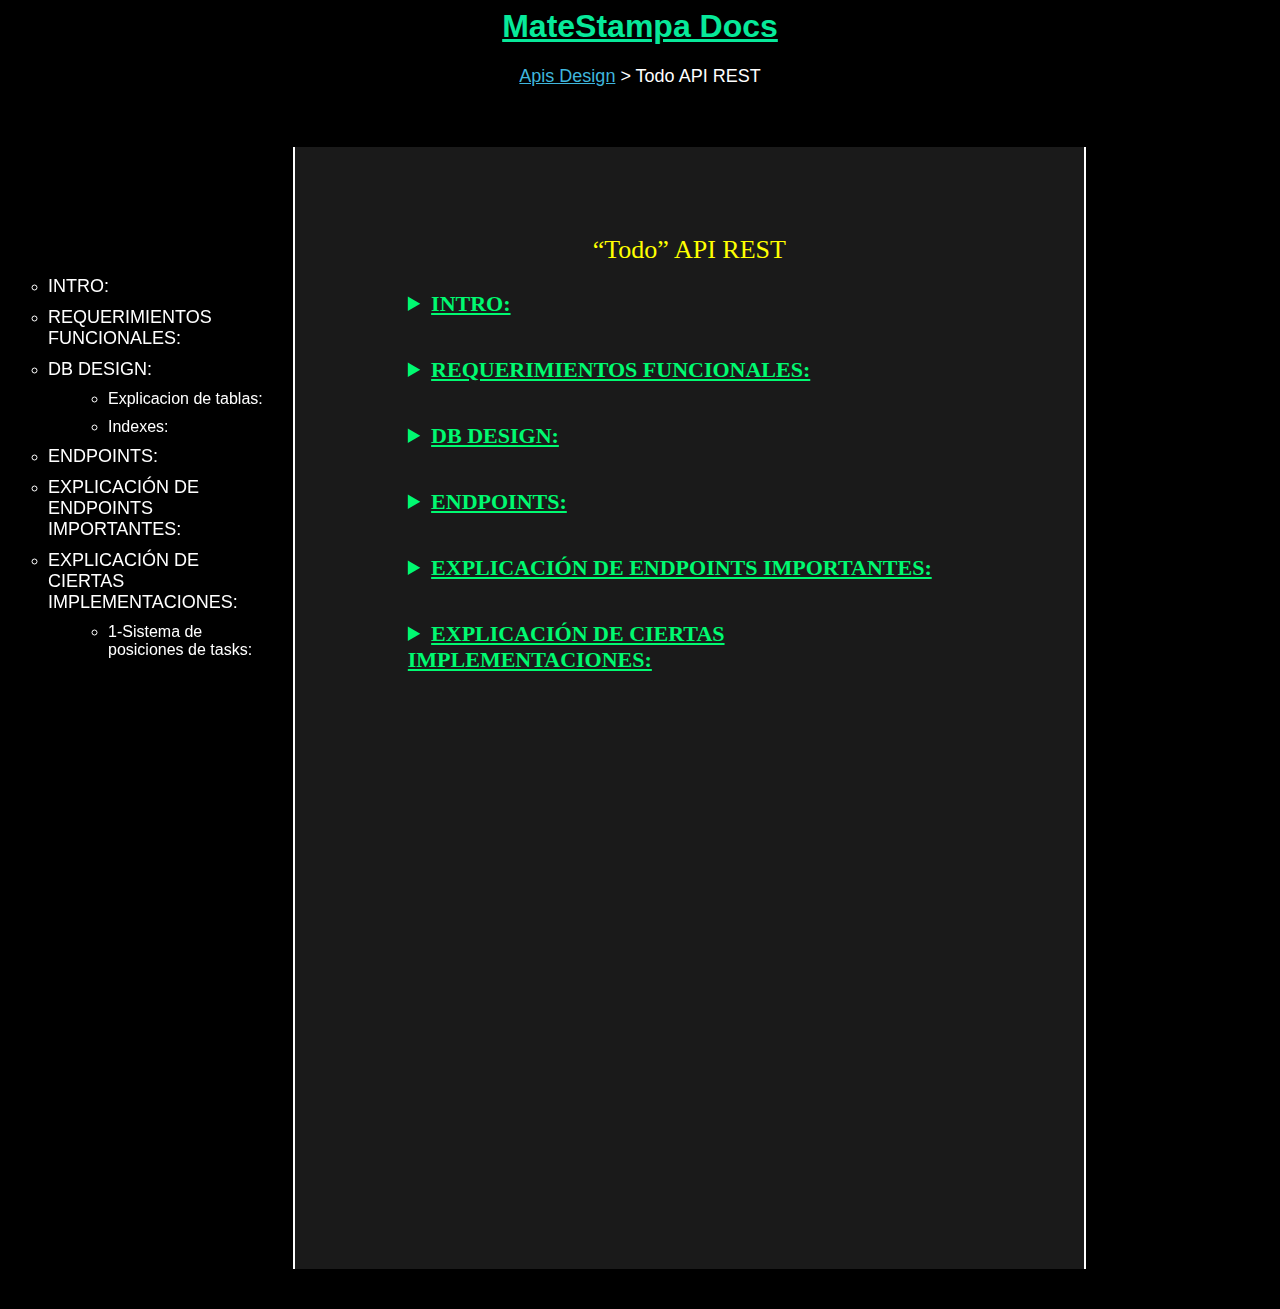
<file: src/docs/2-ApisDesign/Todo.html>
<html lang="en">

<head>
    <meta charset="UTF-8">
    <meta name="viewport" content="width=device-width, initial-scale=1.0">
    <link rel="stylesheet" href="../css/docPage.css">
    <link rel="stylesheet" href="../css/docs.css">
    <title>Todo API REST</title>
</head>

<body>
    <div id="main-title">
        <h1>MateStampa Docs</h1>
    </div>


    <div id="grupo-documento">
        <!-- Enlace al grupo -->
        <a id="grupo-enlace" href="../../Intros/2 apis_design.html">Apis Design</a>
        <!-- Separador ">" -->
        <span> &gt; </span>
        <!-- Enlace al documento -->
        <a>Todo API REST</a>
    </div>

    

    <div id="show-doc-container">
        <div id="indice">
            <ul class="indice">
                <li><a class="h1-ref" href="#INTRO:">INTRO:</a></li>
                <li><a class="h1-ref" href="#REQUERIMIENTOS FUNCIONALES:">REQUERIMIENTOS FUNCIONALES:</a></li>
                <li><a class="h1-ref" href="#DB DESIGN:">DB DESIGN:</a></li>
                <ul class="nivel-h2">
                    <li><a class="h2-ref" href="#Explicacion de tablas:">Explicacion de tablas:</a></li>
                    <li><a class="h2-ref" href="#Indexes:">Indexes:</a></li>
                </ul>
                <li><a class="h1-ref" href="#ENDPOINTS:">ENDPOINTS:</a></li>
                <li><a class="h1-ref" href="#EXPLICACIÓN DE ENDPOINTS IMPORTANTES:">EXPLICACIÓN DE ENDPOINTS
                        IMPORTANTES:</a></li>
                <li><a class="h1-ref" href="#EXPLICACIÓN DE CIERTAS IMPLEMENTACIONES:">EXPLICACIÓN DE CIERTAS
                        IMPLEMENTACIONES:</a></li>
                <ul class="nivel-h2">
                    <li><a class="h2-ref" href="#1-Sistema de posiciones de tasks:">1-Sistema de posiciones de
                            tasks:</a></li>
                </ul>
            </ul>
        </div>

        <div id="contenedor-documento">
            <div id="documento">
                <div id="A"
                    style="background-color: transparent; min-height: 1000px; width: 100%; padding-top: 20px; overflow: auto;">
                    <style></style>
                    <section style="width: 793px; min-height: 1122px; padding: 94px 113px; column-gap: 48px;">
                        <p class=" Normal" style="text-align: center;"><span class=" Fuentedeprrafopredeter"
                                style="color: rgb(255, 255, 0); font-size: 26px;">“Todo” API REST</span></p>
                        <details class="display-section" id="INTRO:">
                            <summary class="Ttulo1">INTRO:</summary>
                            <p class=" Normal"><span class=" Fuentedeprrafopredeter"
                                    style="font-family: Arial; color: rgb(230, 237, 243);">Api rest para una app de
                                    tareas estilo "Todo", que cuenta con varias opciones para organizarlas . Como por
                                    ejemplo, agruparlas mediante listas o reordenarlas según la conveniencia.</span></p>
                            <p class=" Normal"></p>
                        </details>
                        <details class="display-section" id="REQUERIMIENTOS FUNCIONALES:">
                            <summary class="Ttulo1">REQUERIMIENTOS FUNCIONALES:</summary>
                            <p class=" Normal"><span class=" Fuentedeprrafopredeter"
                                    style="color: rgb(255, 255, 255);">1-Crear, modificar y eliminar listas.</span></p>
                            <p class=" Normal"><span class=" Fuentedeprrafopredeter"
                                    style="color: rgb(255, 255, 255);">2-Crear,</span><span
                                    class=" Fuentedeprrafopredeter" style="color: rgb(255, 255, 255);"> modificar y
                                    eliminar tasks dentro de una lista</span></p>
                            <p class=" Normal"><span class=" Fuentedeprrafopredeter"
                                    style="color: rgb(255, 255, 255);">3-Chequear y Deschequear tasks.</span></p>
                            <p class=" Normal"><span class=" Fuentedeprrafopredeter"
                                    style="color: rgb(255, 255, 255);">4-Cambiar la posición en que aparecen las
                                    “unchecked tasks”,según al user le convenga.</span></p>
                            <p class=" Normal"></p><i id="_heading=h.ner68e14xggr"></i>
                        </details>
                        <details class="display-section" id="DB DESIGN:">
                            <summary class="Ttulo1">DB DESIGN:</summary>
                            <p class=" Normal"><span class=" Fuentedeprrafopredeter"
                                    style="color: rgb(255, 255, 255);">IFRAME</span></p>
                            <p class=" Normal"><span class=" Fuentedeprrafopredeter"
                                    style="color: rgb(17, 255, 125); font-size: 21px;"><iframe
                                        src="https://drawsql.app/teams/los-colos/diagrams/todo-api-rest/embed"
                                        width="100%" height="300px"></iframe></span></p>
                            <p class=" Normal"></p>
                            <p class=" Normal"></p>
                            <p class=" Normal"></p>
                            <h2 class=" Normal Ttulo2" id="Explicacion de tablas:"><span class=" Fuentedeprrafopredeter"
                                    style="font-weight: 700; color: rgb(255, 192, 0); font-size: 21px; text-decoration: underline;">Explicacion
                                    de tablas:</span></h2>
                            <h3 class=" Normal Ttulo3" id="_heading=h.7t21uw3c17x"><span class=" Fuentedeprrafopredeter"
                                    style="font-weight: 700; color: rgb(0, 176, 240);">users() y user_access():</span>
                            </h3>
                            <p class=" Normal"><span class=" Fuentedeprrafopredeter"
                                    style="color: rgb(255, 255, 255); font-size: 16px;">Datos del user y autenticacion,
                                    login,etc</span></p>
                            <h3 class=" Normal Ttulo3" id="_heading=h.ygdqk3kmqqb4"><span
                                    class=" Fuentedeprrafopredeter"
                                    style="font-weight: 700; color: rgb(0, 176, 240);">lists():</span></h3>
                            <p class=" Normal"><span class=" Fuentedeprrafopredeter"
                                    style="color: rgb(255, 255, 255);">Contiene las listas de los users, y su
                                    info.</span></p>
                            <h3 class=" Normal Ttulo3" id="_heading=h.werbpq5cg0am"><span
                                    class=" Fuentedeprrafopredeter"
                                    style="font-weight: 700; color: rgb(0, 176, 240);">tasks()</span></h3>
                            <p class=" Normal"><span class=" Fuentedeprrafopredeter"
                                    style="color: rgb(255, 255, 255);">Contiene las tareas pertenecientes a cada
                                    lista.</span></p>
                            <h2 class=" Normal Ttulo2" id="Indexes:"><span class=" Fuentedeprrafopredeter"
                                    style="font-weight: 700; color: rgb(255, 192, 0); font-size: 21px; text-decoration: underline;">Indexes:</span>
                            </h2>
                            <p class=" Normal"><span class=" Fuentedeprrafopredeter"
                                    style="color: rgb(255, 255, 255);">-</span><span class=" Fuentedeprrafopredeter"
                                    style="color: rgb(0, 176, 240); text-decoration: underline;">tasks
                                    (list_id):</span><span class=" Fuentedeprrafopredeter"
                                    style="color: rgb(255, 255, 255);"> ya que es por lo que siempre se buscan las tasks
                                    (y se hace seguido), y así es más rápido.</span></p>
                            <p class=" Normal"><span class=" Fuentedeprrafopredeter"
                                    style="color: rgb(255, 255, 255);">-No hay un index en user_id de “list</span><span
                                    class=" Fuentedeprrafopredeter" style="color: rgb(255, 255, 255);">s”, ya que traer
                                    las listas de un user es una request que se hace menos seguido. Solo se hace una vez
                                    prácticamente.</span></p>
                            <p class=" Normal"></p>
                        </details>
                        <details class="display-section" id="ENDPOINTS:">
                            <summary class="Ttulo1">ENDPOINTS:</summary>
                            <p class=" Normal"><span class=" Fuentedeprrafopredeter"
                                    style="color: rgb(255, 255, 255);">Los marcados con un </span><span
                                    class=" Fuentedeprrafopredeter"
                                    style="color: rgb(255, 255, 255); background-color: red;">número,</span><span
                                    class=" Fuentedeprrafopredeter" style="color: rgb(255, 255, 255);"> son de una
                                    complejidad más alta que el resto y requieren una explicación extra.</span></p>
                            <table class=" TableNormal0 a0" id="A0" x0="1" x1="1" x2="1" x3="1" x4="1" x5="1" x6="1"
                                x7="1" x8="1" x9="1" x10="1" x11="1" style="width: 566px;">
                                <colgroup>
                                    <col style="width:32.21238938053097%">
                                    <col style="width:25.13274336283186%">
                                    <col style="width:22.654867256637168%">
                                    <col style="width:20%">
                                </colgroup>
                                <tbody>
                                    <tr>
                                        <td>
                                            <p class=" Normal"><span class=" Fuentedeprrafopredeter"
                                                    style="color: rgb(255, 255, 255);">Endpoint</span></p>
                                        </td>
                                        <td style="background-color: rgb(0, 0, 0);">
                                            <p class=" Normal"><span class=" Fuentedeprrafopredeter"
                                                    style="color: rgb(255, 255, 255);">Args</span></p>
                                        </td>
                                        <td>
                                            <p class=" Normal"><span class=" Fuentedeprrafopredeter"
                                                    style="color: rgb(255, 255, 255);">Return</span></p>
                                        </td>
                                        <td>
                                            <p class=" Normal"><span class=" Fuentedeprrafopredeter"
                                                    style="color: rgb(255, 255, 255);">Descr</span></p>
                                        </td>
                                    </tr>
                                    <tr>
                                        <td>
                                            <p class=" Normal"><span class=" Fuentedeprrafopredeter"
                                                    style="color: rgb(255, 255, 255);">GET “user/login”</span></p>
                                        </td>
                                        <td style="background-color: rgb(0, 0, 0);">
                                            <p class=" Normal"></p>
                                        </td>
                                        <td>
                                            <p class=" Normal"></p>
                                        </td>
                                        <td>
                                            <p class=" Normal"></p>
                                        </td>
                                    </tr>
                                    <tr>
                                        <td>
                                            <p class=" Normal"><span class=" Fuentedeprrafopredeter"
                                                    style="color: rgb(255, 255, 255);">POST “user/login”</span></p>
                                        </td>
                                        <td style="background-color: rgb(0, 0, 0);">
                                            <p class=" Normal"><span class=" Fuentedeprrafopredeter"
                                                    style="color: rgb(255, 255, 255);">username: text,</span></p>
                                            <p class=" Normal"><span class=" Fuentedeprrafopredeter"
                                                    style="color: rgb(255, 255, 255);">password: text</span></p>
                                        </td>
                                        <td>
                                            <p class=" Normal"><span class=" Fuentedeprrafopredeter"
                                                    style="color: rgb(255, 255, 255);">Setea Cookies:</span></p>
                                            <p class=" Normal"><span class=" Fuentedeprrafopredeter"
                                                    style="color: rgb(255, 255, 255);">sessionId,</span></p>
                                            <p class=" Normal"><span class=" Fuentedeprrafopredeter"
                                                    style="color: rgb(255, 255, 255);">user_id</span></p>
                                        </td>
                                        <td>
                                            <p class=" Normal"><span class=" Fuentedeprrafopredeter"
                                                    style="color: rgb(255, 255, 255);">Proceso de login</span></p>
                                        </td>
                                    </tr>
                                    <tr>
                                        <td>
                                            <p class=" Normal"><span class=" Fuentedeprrafopredeter"
                                                    style="color: rgb(255, 255, 255);">GET “user/logout”</span></p>
                                        </td>
                                        <td style="background-color: rgb(0, 0, 0);">
                                            <p class=" Normal"></p>
                                        </td>
                                        <td>
                                            <p class=" Normal"></p>
                                        </td>
                                        <td>
                                            <p class=" Normal"><span class=" Fuentedeprrafopredeter"
                                                    style="color: rgb(255, 255, 255);">Cierra la session</span></p>
                                        </td>
                                    </tr>
                                    <tr>
                                        <td style="background-color: rgb(255, 255, 255);">
                                            <p class=" Normal"></p>
                                        </td>
                                        <td style="background-color: rgb(255, 255, 255);">
                                            <p class=" Normal"></p>
                                        </td>
                                        <td style="background-color: rgb(255, 255, 255);">
                                            <p class=" Normal"></p>
                                        </td>
                                        <td style="background-color: rgb(255, 255, 255);">
                                            <p class=" Normal"></p>
                                        </td>
                                    </tr>
                                    <tr>
                                        <td>
                                            <p class=" Normal"><span class=" Fuentedeprrafopredeter"
                                                    style="color: rgb(255, 255, 255);">GET
                                                    “lists/mylists/:user_id”</span></p>
                                        </td>
                                        <td style="background-color: rgb(0, 0, 0);">
                                            <p class=" Normal"></p>
                                        </td>
                                        <td>
                                            <p class=" Normal"><span class=" Fuentedeprrafopredeter"
                                                    style="color: rgb(255, 255, 255);">Array:{</span></p>
                                            <p class=" Normal"><span class=" Fuentedeprrafopredeter"
                                                    style="color: rgb(255, 255, 255);">id: int,</span></p>
                                            <p class=" Normal"><span class=" Fuentedeprrafopredeter"
                                                    style="color: rgb(255, 255, 255);">title: text,</span></p>
                                            <p class=" Normal"><span class=" Fuentedeprrafopredeter"
                                                    style="color: rgb(255, 255, 255);">color: text}</span></p>
                                        </td>
                                        <td>
                                            <p class=" Normal"><span class=" Fuentedeprrafopredeter"
                                                    style="color: rgb(255, 255, 255);">Trae las listas de un user</span>
                                            </p>
                                        </td>
                                    </tr>
                                    <tr>
                                        <td>
                                            <p class=" Normal"><span class=" Fuentedeprrafopredeter"
                                                    style="color: rgb(255, 255, 255);">POST “lists/”</span></p>
                                        </td>
                                        <td style="background-color: rgb(0, 0, 0);">
                                            <p class=" Normal"><span class=" Fuentedeprrafopredeter"
                                                    style="color: rgb(255, 255, 255);">title: text,</span></p>
                                            <p class=" Normal"><span class=" Fuentedeprrafopredeter"
                                                    style="color: rgb(255, 255, 255);">color: text </span></p>
                                        </td>
                                        <td>
                                            <p class=" Normal"><span class=" Fuentedeprrafopredeter"
                                                    style="color: rgb(255, 255, 255);">id: int</span></p>
                                        </td>
                                        <td>
                                            <p class=" Normal"><span class=" Fuentedeprrafopredeter"
                                                    style="color: rgb(255, 255, 255);">Crea nueva lista</span></p>
                                        </td>
                                    </tr>
                                    <tr>
                                        <td>
                                            <p class=" Normal"><span class=" Fuentedeprrafopredeter"
                                                    style="color: rgb(255, 255, 255);">PUT “lists/”</span></p>
                                        </td>
                                        <td style="background-color: rgb(0, 0, 0);">
                                            <p class=" Normal"><span class=" Fuentedeprrafopredeter"
                                                    style="color: rgb(255, 255, 255);">title: text,</span></p>
                                            <p class=" Normal"><span class=" Fuentedeprrafopredeter"
                                                    style="color: rgb(255, 255, 255);">color: text</span></p>
                                        </td>
                                        <td>
                                            <p class=" Normal"></p>
                                        </td>
                                        <td>
                                            <p class=" Normal"><span class=" Fuentedeprrafopredeter"
                                                    style="color: rgb(255, 255, 255);">Modifica data de la lista</span>
                                            </p>
                                        </td>
                                    </tr>
                                    <tr>
                                        <td>
                                            <p class=" Normal"><span class=" Fuentedeprrafopredeter"
                                                    style="color: rgb(255, 255, 255);">DELETE “lists/:list_id”</span>
                                            </p>
                                        </td>
                                        <td style="background-color: rgb(0, 0, 0);">
                                            <p class=" Normal"></p>
                                        </td>
                                        <td>
                                            <p class=" Normal"></p>
                                        </td>
                                        <td>
                                            <p class=" Normal"><span class=" Fuentedeprrafopredeter"
                                                    style="color: rgb(255, 255, 255);">Borra lista</span></p>
                                        </td>
                                    </tr>
                                    <tr>
                                        <td style="background-color: rgb(255, 255, 255);">
                                            <p class=" Normal"></p>
                                        </td>
                                        <td style="background-color: rgb(255, 255, 255);">
                                            <p class=" Normal"></p>
                                        </td>
                                        <td style="background-color: rgb(255, 255, 255);">
                                            <p class=" Normal"></p>
                                        </td>
                                        <td style="background-color: rgb(255, 255, 255);">
                                            <p class=" Normal"></p>
                                        </td>
                                    </tr>
                                    <tr>
                                        <td>
                                            <p class=" Normal"><span class=" Fuentedeprrafopredeter"
                                                    style="color: rgb(255, 255, 255);">GET “tasks/:id”</span></p>
                                        </td>
                                        <td style="background-color: rgb(0, 0, 0);">
                                            <p class=" Normal"></p>
                                        </td>
                                        <td>
                                            <p class=" Normal"><span class=" Fuentedeprrafopredeter"
                                                    style="color: rgb(255, 255, 255);">Info extra de la task</span></p>
                                        </td>
                                        <td>
                                            <p class=" Normal"><span class=" Fuentedeprrafopredeter"
                                                    style="color: rgb(255, 255, 255);">Trae info interna de la
                                                    task</span></p>
                                        </td>
                                    </tr>
                                    <tr>
                                        <td>
                                            <p class=" Normal"><span class=" Fuentedeprrafopredeter"
                                                    style="color: rgb(255, 255, 255);">GET “tasks/:list_id”</span></p>
                                            <p class=" Normal"></p>
                                            <p class=" Normal"><span class=" Fuentedeprrafopredeter"
                                                    style="color: rgb(255, 255, 255); background-color: red;">1.A)</span>
                                            </p>
                                        </td>
                                        <td style="background-color: rgb(0, 0, 0);">
                                            <p class=" Normal"></p>
                                        </td>
                                        <td>
                                            <p class=" Normal"><span class=" Fuentedeprrafopredeter"
                                                    style="color: rgb(255, 255, 255);">Array:{</span></p>
                                            <p class=" Normal"><span class=" Fuentedeprrafopredeter"
                                                    style="color: rgb(255, 255, 255);">id: int,</span></p>
                                            <p class=" Normal"><span class=" Fuentedeprrafopredeter"
                                                    style="color: rgb(255, 255, 255);">body: text,</span></p>
                                            <p class=" Normal"><span class=" Fuentedeprrafopredeter"
                                                    style="color: rgb(255, 255, 255);">pos: int,</span></p>
                                            <p class=" Normal"><span class=" Fuentedeprrafopredeter"
                                                    style="color: rgb(255, 255, 255);">created: date}</span></p>
                                        </td>
                                        <td>
                                            <p class=" Normal"><span class=" Fuentedeprrafopredeter"
                                                    style="color: rgb(255, 255, 255);">Trae las tasks (unchecked) de una
                                                    lista.</span></p>
                                        </td>
                                    </tr>
                                    <tr>
                                        <td>
                                            <p class=" Normal"><span class=" Fuentedeprrafopredeter"
                                                    style="color: rgb(255, 255, 255);">GET
                                                    “tasks/checked/:list_id”</span></p>
                                            <p class=" Normal"></p>
                                            <p class=" Normal"><span class=" Fuentedeprrafopredeter"
                                                    style="color: rgb(255, 255, 255); background-color: red;">1.B)</span>
                                            </p>
                                        </td>
                                        <td style="background-color: rgb(0, 0, 0);">
                                            <p class=" Normal"></p>
                                        </td>
                                        <td>
                                            <p class=" Normal"><span class=" Fuentedeprrafopredeter"
                                                    style="color: rgb(255, 255, 255);">array:{</span></p>
                                            <p class=" Normal"><span class=" Fuentedeprrafopredeter"
                                                    style="color: rgb(255, 255, 255);">id: int,</span></p>
                                            <p class=" Normal"><span class=" Fuentedeprrafopredeter"
                                                    style="color: rgb(255, 255, 255);">body: int,</span></p>
                                            <p class=" Normal"><span class=" Fuentedeprrafopredeter"
                                                    style="color: rgb(255, 255, 255);">completed: date}</span></p>
                                        </td>
                                        <td>
                                            <p class=" Normal"><span class=" Fuentedeprrafopredeter"
                                                    style="color: rgb(255, 255, 255);">Trae las checked tasks de la
                                                    list</span></p>
                                        </td>
                                    </tr>
                                    <tr>
                                        <td>
                                            <p class=" Normal"><span class=" Fuentedeprrafopredeter"
                                                    style="color: rgb(255, 255, 255);">POST “tasks/”</span></p>
                                            <p class=" Normal"><span class=" Fuentedeprrafopredeter"
                                                    style="color: rgb(255, 255, 255); background-color: red;">2)</span>
                                            </p>
                                        </td>
                                        <td style="background-color: rgb(0, 0, 0);">
                                            <p class=" Normal"><span class=" Fuentedeprrafopredeter"
                                                    style="color: rgb(255, 255, 255);">body: text,</span></p>
                                            <p class=" Normal"><span class=" Fuentedeprrafopredeter"
                                                    style="color: rgb(255, 255, 255);">list_id: int</span></p>
                                            <p class=" Normal"><span class=" Fuentedeprrafopredeter"
                                                    style="color: rgb(255, 255, 255);">last_pos: int</span></p>
                                        </td>
                                        <td>
                                            <p class=" Normal"><span class=" Fuentedeprrafopredeter"
                                                    style="color: rgb(255, 255, 255);">id: int,</span></p>
                                            <p class=" Normal"><span class=" Fuentedeprrafopredeter"
                                                    style="color: rgb(255, 255, 255);">pos: int</span></p>
                                        </td>
                                        <td>
                                            <p class=" Normal"><span class=" Fuentedeprrafopredeter"
                                                    style="color: rgb(255, 255, 255);">Crea nueva task</span></p>
                                        </td>
                                    </tr>
                                    <tr>
                                        <td>
                                            <p class=" Normal"><span class=" Fuentedeprrafopredeter"
                                                    style="color: rgb(255, 255, 255);">PUT “tasks/”</span></p>
                                        </td>
                                        <td style="background-color: rgb(0, 0, 0);">
                                            <p class=" Normal"><span class=" Fuentedeprrafopredeter"
                                                    style="color: rgb(255, 255, 255);">id: int,</span></p>
                                            <p class=" Normal"><span class=" Fuentedeprrafopredeter"
                                                    style="color: rgb(255, 255, 255);">body: text</span></p>
                                        </td>
                                        <td>
                                            <p class=" Normal"></p>
                                        </td>
                                        <td>
                                            <p class=" Normal"><span class=" Fuentedeprrafopredeter"
                                                    style="color: rgb(255, 255, 255);">Modifica data de la task(solo el
                                                    body)</span></p>
                                        </td>
                                    </tr>
                                    <tr>
                                        <td>
                                            <p class=" Normal"><span class=" Fuentedeprrafopredeter"
                                                    style="color: rgb(255, 255, 255);">PUT “tasks/check”</span></p>
                                            <p class=" Normal"><span class=" Fuentedeprrafopredeter"
                                                    style="color: rgb(255, 255, 255); background-color: red;">3.A)</span>
                                            </p>
                                        </td>
                                        <td style="background-color: rgb(0, 0, 0);">
                                            <p class=" Normal"><span class=" Fuentedeprrafopredeter"
                                                    style="color: rgb(255, 255, 255);">id: int</span></p>
                                        </td>
                                        <td>
                                            <p class=" Normal"></p>
                                        </td>
                                        <td>
                                            <p class=" Normal"><span class=" Fuentedeprrafopredeter"
                                                    style="color: rgb(255, 255, 255);">Hace check de task</span></p>
                                        </td>
                                    </tr>
                                    <tr>
                                        <td>
                                            <p class=" Normal"><span class=" Fuentedeprrafopredeter"
                                                    style="color: rgb(255, 255, 255);">PUT “tasks/uncheck”</span></p>
                                            <p class=" Normal"><span class=" Fuentedeprrafopredeter"
                                                    style="color: rgb(255, 255, 255); background-color: red;">3.B)</span>
                                            </p>
                                        </td>
                                        <td style="background-color: rgb(0, 0, 0);">
                                            <p class=" Normal"><span class=" Fuentedeprrafopredeter"
                                                    style="color: rgb(255, 255, 255);">id: int,</span></p>
                                            <p class=" Normal"><span class=" Fuentedeprrafopredeter"
                                                    style="color: rgb(255, 255, 255);">last_pos: int</span></p>
                                        </td>
                                        <td>
                                            <p class=" Normal"><span class=" Fuentedeprrafopredeter"
                                                    style="color: rgb(255, 255, 255);">new_pos: int</span></p>
                                        </td>
                                        <td>
                                            <p class=" Normal"><span class=" Fuentedeprrafopredeter"
                                                    style="color: rgb(255, 255, 255);">Hace uncheck de task</span></p>
                                        </td>
                                    </tr>
                                    <tr>
                                        <td>
                                            <p class=" Normal"><span class=" Fuentedeprrafopredeter"
                                                    style="color: rgb(255, 255, 255);">PUT “tasks/change_order”</span>
                                            </p>
                                            <p class=" Normal"><span class=" Fuentedeprrafopredeter"
                                                    style="color: rgb(255, 255, 255); background-color: red;">4)</span>
                                            </p>
                                        </td>
                                        <td style="background-color: rgb(0, 0, 0);">
                                            <p class=" Normal"><span class=" Fuentedeprrafopredeter"
                                                    style="color: rgb(255, 255, 255);">id: int,</span></p>
                                            <p class=" Normal"><span class=" Fuentedeprrafopredeter"
                                                    style="color: rgb(255, 255, 255);">up_pos: int,</span></p>
                                            <p class=" Normal"><span class=" Fuentedeprrafopredeter"
                                                    style="color: rgb(255, 255, 255);">down_pos: int/”end”,</span></p>
                                            <p class=" Normal"><span class=" Fuentedeprrafopredeter"
                                                    style="color: rgb(255, 255, 255);">list_id: int</span></p>
                                        </td>
                                        <td>
                                            <p class=" Normal"><span class=" Fuentedeprrafopredeter"
                                                    style="color: rgb(255, 255, 255);">new_pos: int,</span></p>
                                            <p class=" Normal"><span class=" Fuentedeprrafopredeter"
                                                    style="color: rgb(255, 255, 255);">re_order : bool,</span></p>
                                            <p class=" Normal"><span class=" Fuentedeprrafopredeter"
                                                    style="color: rgb(255, 255, 255);">cant: int/undef</span></p>
                                        </td>
                                        <td>
                                            <p class=" Normal"><span class=" Fuentedeprrafopredeter"
                                                    style="color: rgb(255, 255, 255);">Cambia orden de una task (solo en
                                                    las unchecked)</span></p>
                                        </td>
                                    </tr>
                                    <tr>
                                        <td>
                                            <p class=" Normal"><span class=" Fuentedeprrafopredeter"
                                                    style="color: rgb(255, 255, 255);">DELETE “tasks/:id”</span></p>
                                        </td>
                                        <td style="background-color: rgb(0, 0, 0);">
                                            <p class=" Normal"></p>
                                        </td>
                                        <td>
                                            <p class=" Normal"></p>
                                        </td>
                                        <td>
                                            <p class=" Normal"><span class=" Fuentedeprrafopredeter"
                                                    style="color: rgb(255, 255, 255);">Borra una task</span></p>
                                        </td>
                                    </tr>
                                </tbody>
                            </table>
                            <p class=" Normal"></p>
                        </details>
                        <details class="display-section" id="EXPLICACIÓN DE ENDPOINTS IMPORTANTES:">
                            <summary class="Ttulo1">EXPLICACIÓN DE ENDPOINTS IMPORTANTES:</summary>
                            <p class=" Normal"><span class=" Fuentedeprrafopredeter"
                                    style="color: rgb(255, 255, 255); background-color: red;">1------------)</span></p>
                            <p class=" Normal"><span class=" Fuentedeprrafopredeter"
                                    style="color: rgb(255, 255, 255);">Las tasks de una lista se traen por separado. Por
                                    un lado las “unchecked” con </span><span class=" Fuentedeprrafopredeter"
                                    style="color: rgb(255, 255, 255); background-color: red;">“1.A”</span><span
                                    class=" Fuentedeprrafopredeter" style="color: rgb(255, 255, 255);"> (qué se traen
                                    siempre cuando se entra a una list), y se ordenan por posición. Y luego el user
                                    puede elegir si también trae las checked con </span><span
                                    class=" Fuentedeprrafopredeter"
                                    style="color: rgb(255, 255, 255); background-color: red;">“1.B”</span><span
                                    class=" Fuentedeprrafopredeter" style="color: rgb(255, 255, 255);"> que se ordenan
                                    por la fecha</span><span class=" Fuentedeprrafopredeter"
                                    style="color: rgb(255, 255, 255);"> de completado.</span></p>
                            <p class=" Normal"><span class=" Fuentedeprrafopredeter"
                                    style="color: rgb(0, 176, 240);">Hint Frontend: </span><span
                                    class=" Fuentedeprrafopredeter" style="color: rgb(255, 255, 255);">En un principio
                                    solo mostrar las unchecked, y luego que haya un botón para traer las checked.</span>
                            </p>
                            <p class=" Normal"><span class=" Fuentedeprrafopredeter"
                                    style="color: rgb(255, 255, 255); background-color: red;">2-------------)</span></p>
                            <p class=" Normal"><span class=" Fuentedeprrafopredeter"
                                    style="color: rgb(255, 255, 255);">Al agregar una task, esta se inserta debajo de
                                    todo respetando el sistema de posiciones. Para que se genere bien la</span><span
                                    class=" Fuentedeprrafopredeter" style="color: rgb(255, 255, 255);"> posición de esta
                                    nueva task, el sistema necesita la posición de la última task.(esta sería
                                    “last_pos”). Una vez generada devuelve la posición.(esta sería en la response
                                    “pos”).</span></p>
                            <p class=" Normal"><span class=" Fuentedeprrafopredeter"
                                    style="color: rgb(0, 176, 240);">Hint Frontend:</span><span
                                    class=" Fuentedeprrafopredeter" style="color: rgb(255, 255, 255);"> </span></p>
                            <p class=" Normal"><span class=" Fuentedeprrafopredeter"
                                    style="color: rgb(255, 255, 255); text-decoration: underline;">Request:</span><span
                                    class=" Fuentedeprrafopredeter" style="color: rgb(255, 255, 255);"> Mandar la
                                    “last_pos”(si no hay nada 0). </span></p>
                            <p class=" Normal"><span class=" Fuentedeprrafopredeter"
                                    style="color: rgb(255, 255, 255); text-decoration: underline;">Response:</span><span
                                    class=" Fuentedeprrafopredeter" style="color: rgb(255, 255, 255);"> Ag</span><span
                                    class=" Fuentedeprrafopredeter" style="color: rgb(255, 255, 255);">regar la posición
                                    que devuelve el server a la nueva task.</span></p>
                            <p class=" Normal"></p>
                            <p class=" Normal"><span class=" Fuentedeprrafopredeter"
                                    style="color: rgb(255, 255, 255); background-color: red;">3--------------)</span>
                            </p>
                            <p class=" Normal"><span class=" Fuentedeprrafopredeter"
                                    style="color: rgb(255, 255, 255);">Quita una task de checked y la mete en unchecked.
                                    El proceso de inserción es el mismo que en </span><span
                                    class=" Fuentedeprrafopredeter"
                                    style="color: rgb(255, 255, 255); background-color: red;">“2”,</span><span
                                    class=" Fuentedeprrafopredeter" style="color: rgb(255, 255, 255);"> y por eso
                                    también debemos pasar la posición de la última “unchecked task”(last_pos</span><span
                                    class=" Fuentedeprrafopredeter" style="color: rgb(255, 255, 255);">). A su vez
                                    también nos devuelve la nueva posición de la task.</span></p>
                            <p class=" Normal"><span class=" Fuentedeprrafopredeter"
                                    style="color: rgb(0, 176, 240);">Hint Frontend: </span></p>
                            <p class=" Normal"><span class=" Fuentedeprrafopredeter"
                                    style="color: rgb(255, 255, 255); text-decoration: underline;">Request: </span><span
                                    class=" Fuentedeprrafopredeter" style="color: rgb(255, 255, 255);">Mandar la
                                    “last_pos”(si no hay nada 0). </span></p>
                            <p class=" Normal"><span class=" Fuentedeprrafopredeter"
                                    style="color: rgb(255, 255, 255); text-decoration: underline;">Response:</span><span
                                    class=" Fuentedeprrafopredeter" style="color: rgb(255, 255, 255);"> Agregar la
                                    posición que devuelve el server a la task insertada.</span></p>
                            <p class=" Normal"><span class=" Fuentedeprrafopredeter"
                                    style="color: rgb(255, 255, 255); background-color: red;">4-----------)</span></p>
                            <p class=" Normal"><span class=" Fuentedeprrafopredeter"
                                    style="color: rgb(255, 255, 255);">El user puede cambiar la posición de sus
                                    “unchecked tasks” según quiera. Puede meter la última entre la 1era y 2da, o la 1era
                                    mandarla a lo último, etc. Es decir no son swaps en</span><span
                                    class=" Fuentedeprrafopredeter" style="color: rgb(255, 255, 255);">tre solo 2, sino
                                    que hay inserciones entre medio. (si hubiera sido swaps sería más
                                    fácil).</span><span class=" Fuentedeprrafopredeter"> </span><span
                                    class=" Fuentedeprrafopredeter"
                                    style="color: rgb(17, 255, 125); font-size: 17px; background-color: darkblue;">VER
                                    IMPLEMENTACIONES (1).</span><span class=" Fuentedeprrafopredeter"
                                    style="color: rgb(17, 255, 125);"> </span><span class=" Fuentedeprrafopredeter"
                                    style="color: rgb(255, 255, 255);">Para que el sistema de orden funcione, el
                                    endpoint debe pasar si o si esos params.</span></p>
                            <p class=" Normal"><span class=" Fuentedeprrafopredeter"
                                    style="color: rgb(0, 176, 240);">Hint Frontend:</span><span
                                    class=" Fuentedeprrafopredeter" style="color: rgb(255, 255, 255);"> </span></p>
                            <p class=" Normal"><span class=" Fuentedeprrafopredeter" style="color: rgb(255, 255, 255);">
                                </span><span class=" Fuentedeprrafopredeter"
                                    style="color: rgb(255, 255, 255); text-decoration: underline;">REQUEST:</span></p>
                            <p class=" Normal"><span class=" Fuentedeprrafopredeter" style="color: rgb(255, 255, 255);">
                                    -Si se manda una task abajo de todo(ósea entre la última task y nada), debe
                                    mandarse: “end” como el arg: “down_pos”</span></p>
                            <p class=" Normal"><span class=" Fuentedeprrafopredeter" style="color: rgb(255, 255, 255);">
                                    -Si se manda una task arriba de todo debe mandarse: 0 como el arg: “up_pos”</span>
                            </p>
                            <p class=" Normal"><span class=" Fuentedeprrafopredeter" style="color: rgb(255, 255, 255);">
                                </span><span class=" Fuentedeprrafopredeter"
                                    style="color: rgb(255, 255, 255); text-decoration: underline;"> RESPONS</span><span
                                    class=" Fuentedeprrafopredeter"
                                    style="color: rgb(255, 255, 255); text-decoration: underline;">E: </span><span
                                    class=" Fuentedeprrafopredeter" style="color: rgb(255, 255, 255);"> </span></p>
                            <p class=" Normal"><span class=" Fuentedeprrafopredeter" style="color: rgb(255, 255, 255);">
                                    -Sabemos que la response siempre devuelve {new_pos:int, re_order:bool, cant:int(la
                                    ORDER_SCALE)}:</span></p>
                            <p class=" Normal"><span class=" Fuentedeprrafopredeter" style="color: rgb(255, 255, 255);">
                                    Entonces debe encargarse de asignarle la “new_pos” a la task movida.</span></p>
                            <p class=" Normal"><span class=" Fuentedeprrafopredeter" style="color: rgb(255, 255, 255);">
                                    Y solo en caso de </span><span class=" Fuentedeprrafopredeter"
                                    style="color: rgb(255, 255, 255);">que haya habido conflicto (ósea re_order=true)
                                    debe actualizar la posición de los elementos ui, de las tasks que haya debajo de
                                    hacia dónde se movió. Sumándole a la posición de cada uno, el campo de la response:
                                    “cant”.</span></p>
                            <p class=" Normal"></p>
                        </details>
                        <details class="display-section" id="EXPLICACIÓN DE CIERTAS IMPLEMENTACIONES:">
                            <summary class="Ttulo1">EXPLICACIÓN DE CIERTAS IMPLEMENTACIONES:</summary>
                            <h2 class=" Normal Ttulo2" id="1-Sistema de posiciones de tasks:"><span
                                    class=" Fuentedeprrafopredeter"
                                    style="font-weight: 700; color: rgb(255, 192, 0); font-size: 21px; text-decoration: underline;">1-Sistema
                                    de posiciones de tasks:</span></h2>
                            <p class=" Normal"><span class=" Fuentedeprrafopredeter"
                                    style="color: rgb(255, 255, 255);">-Todas las posiciones inicialmente se hacen de
                                    cada cierta escala. Ej: con una escala de 1000: la primera task tendría pos 1000, la
                                    segunda 2000, etc. Básicamente al agregar una task, se toma </span><span
                                    class=" Fuentedeprrafopredeter" style="color: rgb(255, 255, 255);">la posición de la
                                    última</span><span class=" Fuentedeprrafopredeter"
                                    style="color: rgb(255, 255, 255);">, y se aumenta según la escala. Este “bache” de
                                    posiciones que estamos generando nos permite lo siguiente:</span></p>
                            <p class=" Normal"><span class=" Fuentedeprrafopredeter"
                                    style="color: rgb(255, 255, 255);">-Cuando movemos una task de lugar, y la
                                    insertamos entre medio de otras 2(o tmb una task y el principio,o una task y el
                                    final); la nueva posición de </span><span class=" Fuentedeprrafopredeter"
                                    style="color: rgb(255, 255, 255);">la task es el punto medio entre esos 2 extremos.
                                    (osea “up_pos”, y “down_pos”). Ej: la 6° tiene posición 6000 y la metemos entre la
                                    1° y la 2°, nos quedaría con posición 500.</span></p>
                            <p class=" Normal"><span class=" Fuentedeprrafopredeter"
                                    style="color: rgb(255, 255, 255);">Esto evita que tengamos que actualizar la
                                    posición de todas las tasks cada vez qu</span><span class=" Fuentedeprrafopredeter"
                                    style="color: rgb(255, 255, 255);">e cambiamos de lugar una.</span></p>
                            <p class=" Normal"><span class=" Fuentedeprrafopredeter"
                                    style="color: rgb(255, 255, 255);">Solamente va a pasar cuando entre 2 posiciones de
                                    tasks ya no haya espacio y queramos meter una ahí. En este caso lo que se hace es lo
                                    siguiente:</span></p>
                            <p class=" Normal"></p>
                            <p class=" Normal" style="margin-left: 48px;"><span class=" Fuentedeprrafopredeter"
                                    style="color: rgb(255, 255, 255); text-decoration: underline;">-Acciones en el
                                    server:</span></p>
                            <p class=" Normal" style="margin-left: 48px;"><span class=" Fuentedeprrafopredeter"
                                    style="color: rgb(255, 255, 255);"> -Se aumenta “down_pos” en 1000</span></p>
                            <p class=" Normal" style="margin-left: 48px;"><span class=" Fuentedeprrafopredeter"
                                    style="color: rgb(255, 255, 255);"> -Se calcula </span><span
                                    class=" Fuentedeprrafopredeter" style="color: rgb(255, 255, 255);">el punto medio
                                    entre “up_pos” y la nueva “down_pos”. (esto va a ser la “new_pos” de la task que se
                                    movió)</span></p>
                            <p class=" Normal" style="margin-left: 48px;"><span class=" Fuentedeprrafopredeter"
                                    style="color: rgb(255, 255, 255); text-decoration: underline;">-Acciones en ela
                                    BBDD:</span></p>
                            <p class=" Normal" style="margin-left: 48px;"><span class=" Fuentedeprrafopredeter"
                                    style="color: rgb(255, 255, 255);"> -Se aumenta en 1000(o según la escala) a todas
                                    las tasks con pos mayor a “up_pos”</span></p>
                            <p class=" Normal" style="margin-left: 48px;"><span class=" Fuentedeprrafopredeter"
                                    style="color: rgb(255, 255, 255);"> -Se asigna la</span><span
                                    class=" Fuentedeprrafopredeter" style="color: rgb(255, 255, 255);"> “new_pos” a la
                                    task que se movió.</span></p>
                            <p class=" Normal"></p>
                            <p class=" Normal"><span class=" Fuentedeprrafopredeter"
                                    style="color: rgb(255, 255, 255);">Igualmente es poco frecuente que pase esto , ya
                                    que debería meterse una task varias veces en el mismo lugar; y si llega a pasar está
                                    la bbdd bien configurada para que sea rápido (específicamente el index de “list_id”
                                    en la tabla “tasks”).</span></p>
                            <p class=" Normal"><span class=" Fuentedeprrafopredeter"
                                    style="color: rgb(255, 255, 255);">Esta técnica fue </span><span
                                    class=" Fuentedeprrafopredeter" style="color: rgb(255, 255, 255);">tomada
                                    de</span><span class=" Fuentedeprrafopredeter">:</span><a
                                    href="https://stackoverflow.com/a/39871377"><span class=" Fuentedeprrafopredeter"
                                        style="color: rgb(17, 85, 204); text-decoration: underline;">https://stackoverflow.com/a/39871377</span></a><span
                                    class=" Fuentedeprrafopredeter" style="color: rgb(0, 176, 240);"> </span><span
                                    class=" Fuentedeprrafopredeter" style="color: rgb(255, 255, 255);">y adaptada para
                                    su uso en el proyecto.</span></p>
                            <p class=" Normal"></p>
                            <p class=" Normal"></p>
                        </details>
                    </section>
                </div>
            </div>
        </div>

        <div id="espacio-derecha"></div>

    </div>



</body>

</html>
</file>
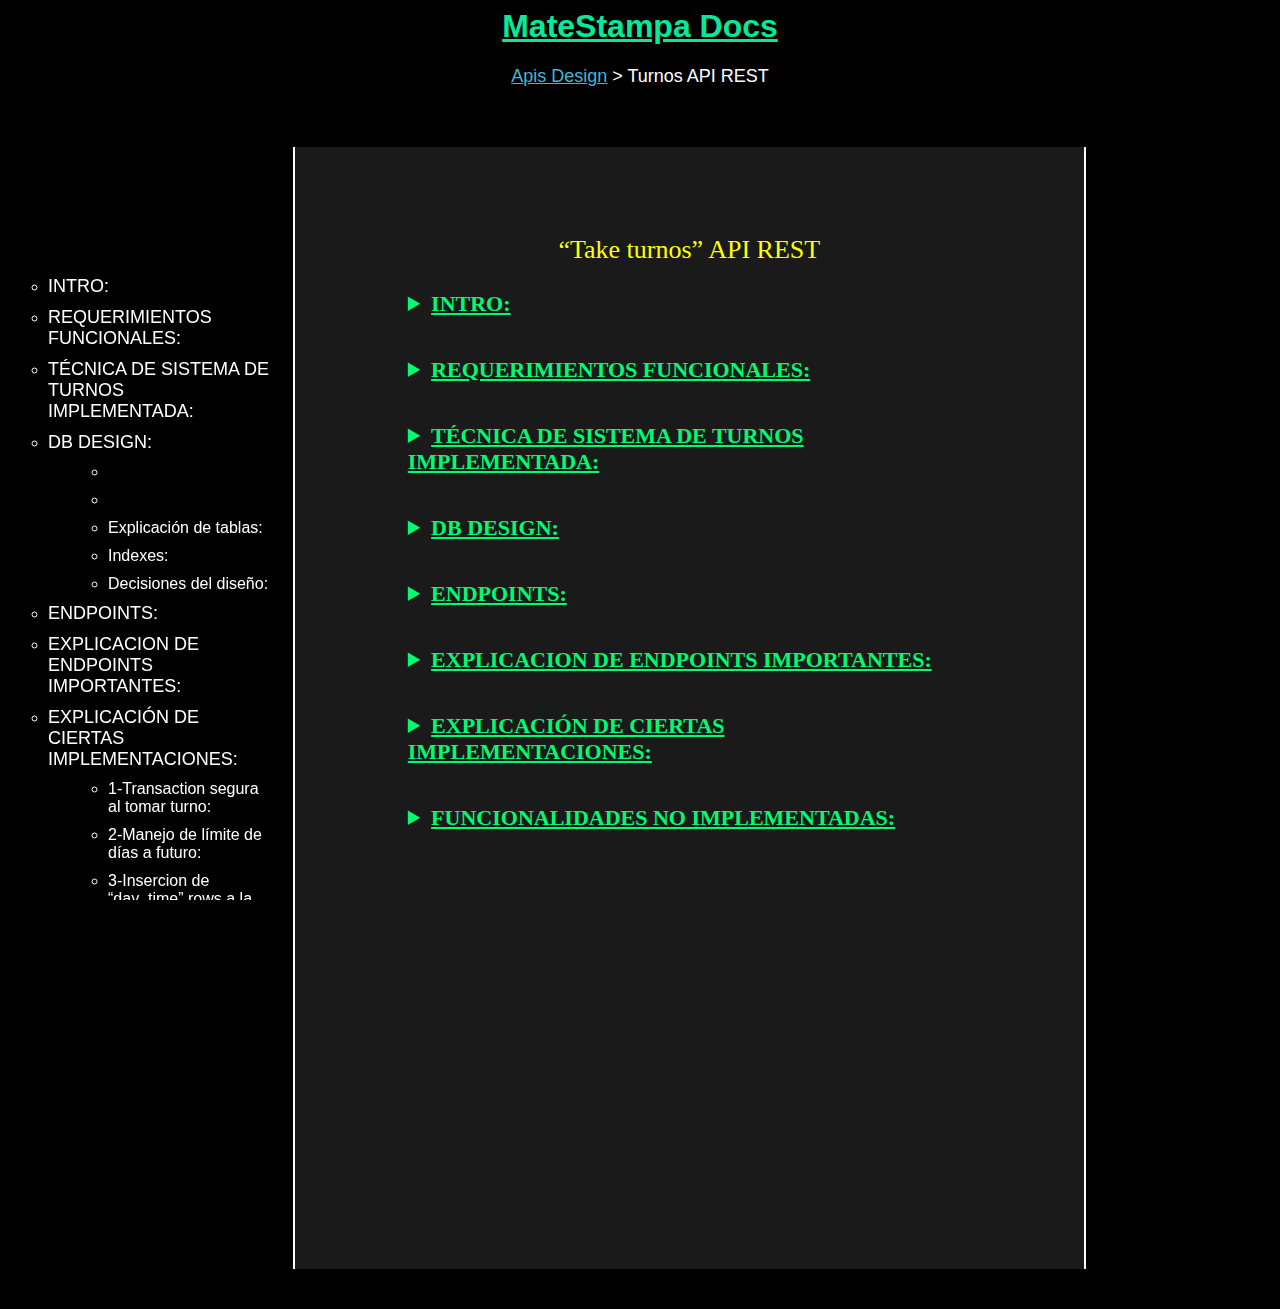
<file: src/docs/2-ApisDesign/Turnos.html>
<html lang="en">

<head>
    <meta charset="UTF-8">
    <meta name="viewport" content="width=device-width, initial-scale=1.0">
    <link rel="stylesheet" href="../css/docPage.css">
    <link rel="stylesheet" href="../css/docs.css">
    <title>Turnos API REST</title>
</head>

<body>
    <div id="main-title">
        <h1>MateStampa Docs</h1>
    </div>


    <div id="grupo-documento">
        <!-- Enlace al grupo -->
        <a id="grupo-enlace" href="../../Intros/2 apis_design.html">Apis Design</a>
        <!-- Separador ">" -->
        <span> &gt; </span>
        <!-- Enlace al documento -->
        <a>Turnos API REST</a>
    </div>

    <div id="show-doc-container">
        <div id="indice"><ul class="indice"><li><a class="h1-ref" href="#INTRO:">INTRO:</a></li><li><a class="h1-ref" href="#REQUERIMIENTOS FUNCIONALES:">REQUERIMIENTOS FUNCIONALES:</a></li><li><a class="h1-ref" href="#TÉCNICA DE SISTEMA DE TURNOS IMPLEMENTADA:">TÉCNICA DE SISTEMA DE TURNOS IMPLEMENTADA:</a></li><li><a class="h1-ref" href="#DB DESIGN:">DB DESIGN:</a></li><ul class="nivel-h2"><li><a class="h2-ref" href="#"></a></li><li><a class="h2-ref" href="#"></a></li><li><a class="h2-ref" href="#Explicación de tablas:">Explicación de tablas:</a></li><li><a class="h2-ref" href="#Indexes:">Indexes:</a></li><li><a class="h2-ref" href="#Decisiones del diseño:">Decisiones del diseño:</a></li></ul><li><a class="h1-ref" href="#ENDPOINTS:">ENDPOINTS:</a></li><li><a class="h1-ref" href="#EXPLICACION DE ENDPOINTS IMPORTANTES:">EXPLICACION DE ENDPOINTS IMPORTANTES:</a></li><li><a class="h1-ref" href="#EXPLICACIÓN DE CIERTAS IMPLEMENTACIONES:">EXPLICACIÓN DE CIERTAS IMPLEMENTACIONES:</a></li><ul class="nivel-h2"><li><a class="h2-ref" href="#1-Transaction segura al tomar turno:">1-Transaction segura al tomar turno:</a></li><li><a class="h2-ref" href="#2-Manejo de límite de días a futuro:">2-Manejo de límite de días a futuro:</a></li><li><a class="h2-ref" href="#3-Insercion de “day_time” rows a la BBDD:">3-Insercion de “day_time” rows a la BBDD:</a></li></ul><li><a class="h1-ref" href="#FUNCIONALIDADES NO IMPLEMENTADAS:">FUNCIONALIDADES NO IMPLEMENTADAS:</a></li><ul class="nivel-h2"><li><a class="h2-ref" href="#2-Cómo esperar al user que pague, para confirmar la reserva de su turno:">2-Cómo esperar al user que pague, para confirmar la reserva de su turno:</a></li></ul></ul></div>

        <div id="contenedor-documento">
            <div id="documento"><div id="A" style="background-color: transparent; min-height: 1000px; width: 100%; padding-top: 20px; overflow: auto;"><style></style><section style="width: 793px; min-height: 1122px; padding: 94px 113px; column-gap: 48px;"><p class=" Normal" style="text-align: center;"><span class=" Fuentedeprrafopredeter" style="color: rgb(255, 255, 0); font-size: 26px;">    “Take turnos” API REST</span></p><details class="display-section" id="INTRO:"><summary class="Ttulo1">INTRO:</summary><p class=" Normal"><span class=" Fuentedeprrafopredeter" style="color: rgb(255, 255, 255);">Una api para una pagina, o app, para tomar turnos. En este caso los turnos son para acceder a algún lugar, como un parque, una pista de autos, etc. Donde se quiere asegurar que haya solo cierta cantidad de gente en un día y horario. Es decir, cada día tien</span><span class=" Fuentedeprrafopredeter" style="color: rgb(255, 255, 255);">e ciertas horas disponibles, y por cada hora hay varios espacios. </span></p><p class=" Normal"><span class=" Fuentedeprrafopredeter" style="color: rgb(255, 255, 255);">Por ahora es gratis tomar el turno, por lo que no hay ninguna consideración implementada con respecto al pago y demás.</span></p><p class=" Normal"></p></details><details class="display-section" id="REQUERIMIENTOS FUNCIONALES:"><summary class="Ttulo1">REQUERIMIENTOS FUNCIONALES:</summary><p class=" Normal"><span class=" Fuentedeprrafopredeter" style="color: rgb(255, 255, 255);">1-Ver días más próximos disponibles.</span></p><p class=" Normal"><span class=" Fuentedeprrafopredeter" style="color: rgb(255, 255, 255);">2-Ve</span><span class=" Fuentedeprrafopredeter" style="color: rgb(255, 255, 255);">r horas dentro del día disponibles.</span></p><p class=" Normal"><span class=" Fuentedeprrafopredeter" style="color: rgb(255, 255, 255);">3-Tomar un turno:</span></p><p class=" Normal"><span class=" Fuentedeprrafopredeter">      </span><span class=" Fuentedeprrafopredeter" style="color: rgb(255, 255, 255);"> -Hasta cierto tiempo de días en el futuro. </span><span class=" Fuentedeprrafopredeter" style="color: rgb(0, 230, 104); font-size: 17px; background-color: darkblue;">VER</span><span class=" Fuentedeprrafopredeter" style="color: rgb(255, 255, 255); font-size: 17px; background-color: darkblue;"> </span><span class=" Fuentedeprrafopredeter" style="color: rgb(9, 255, 120); font-size: 17px; background-color: darkblue;">IMPLEMENTACIONES(2)</span></p><p class=" Normal"><span class=" Fuentedeprrafopredeter" style="color: rgb(255, 255, 255);">4-Cancelar un turno:</span></p><p class=" Normal"><span class=" Fuentedeprrafopredeter" style="color: rgb(255, 255, 255);">       -Debe ser con cierto tiempo de antelación.</span></p><p class=" Normal"></p></details><details class="display-section" id="TÉCNICA DE SISTEMA DE TURNOS IMPLEMENTADA:"><summary class="Ttulo1">TÉCNICA DE SISTEMA DE TURNOS IMPLEMENTADA:</summary><p class=" Normal"><span class=" Fuentedeprrafopredeter" style="color: rgb(255, 255, 255);">Ver:</span><span class=" Fuentedeprrafopredeter" style="color: rgb(255, 255, 255); font-size: 18px;"> </span><a href="../3-CaseStudies/SistTurnosBBDD.html"><span class=" Fuentedeprrafopredeter" style="color: rgb(17, 85, 204); font-size: 18px; text-decoration: underline;">../3-CaseStudies/SistTurnosBBDD.html</span></a></p><p class=" Normal"></p><p class=" Normal"><span class=" Fuentedeprrafopredeter" style="color: rgb(255, 255, 255);">Usamos la técnica de: </span><span class=" Fuentedeprrafopredeter" style="color: rgb(255, 192, 0);">“Sin previo llenado”</span><span class=" Fuentedeprrafopredeter" style="color: rgb(255, 255, 255);"> y con “</span><span class=" Fuentedeprrafopredeter" style="color: rgb(255, 192, 0);">Sistema de niveles”</span><span class=" Fuentedeprrafopredeter" style="color: rgb(255, 255, 255);"> </span><span class=" Fuentedeprrafopredeter" style="color: rgb(255, 192, 0);">“Con repetición posible”</span><span class=" Fuentedeprrafopredeter" style="color: rgb(255, 255, 255);">. </span></p><p class=" Normal" id="_heading=h.30j0zll"><span class=" Fuentedeprrafopredeter" style="color: rgb(255, 255, 255);">En este caso particular tenemos varios días disponibles, dentro de los cuales hay horarios disponibles. Que a su vez cada uno tiene ciertos espacios disponibles.</span></p><p class=" Normal"><span class=" Fuentedeprrafopredeter" style="color: rgb(255, 255, 255);">-Osea los niveles que tenemos son : DIAS - HORAS- SPACES</span></p><p class=" Normal" id="_heading=h.1fob9te"><span class=" Fuentedeprrafopredeter" style="color: rgb(255, 255, 255);">-En nuestras tablas de db sería : day</span><span class=" Fuentedeprrafopredeter" style="color: rgb(255, 255, 255);">s - day_time</span></p><p class=" Normal" id="_heading=h.gjdgxs"><span class=" Fuentedeprrafopredeter" style="color: rgb(255, 255, 255);">En cada nivel de datos de turno (o en las tablas en realidad) ,se pone un avail (cantidad de espacios disponibles). Para tomar un turno, siempre se resta primero el “avail” del nivel más bajo. Y si ese “avail” llega a 0, debe restarse también </span><span class=" Fuentedeprrafopredeter" style="color: rgb(255, 255, 255);">el “avail” de su nivel superior.</span></p><p class=" Normal"><span class=" Fuentedeprrafopredeter" style="color: rgb(255, 255, 255);">Lo único necesario para traer los disponibles de cada cosa, es chequear que “avail” &gt; 0.</span></p><p class=" Normal"><span class=" Fuentedeprrafopredeter" style="color: rgb(255, 255, 255);">Eso sí, hay que mantener todo actualizado cada vez que se toma un turno.</span></p><p class=" Normal"><span class=" Fuentedeprrafopredeter" style="color: rgb(255, 255, 255);">En este caso tomar un space reduce “avail” de un day_time; y </span><span class=" Fuentedeprrafopredeter" style="color: rgb(255, 255, 255);">reducir el “avail” de un day_time (a 0) reduce el “avail” de un día.</span></p><p class=" Normal"><span class=" Fuentedeprrafopredeter" style="color: rgb(255, 255, 255);">Este sistema da unos reads más rápidos, al momento de consultar los días/horas disponibles; pero hace que los writes sean más lentos, ya que en ciertos casos hay que actualizar varias tab</span><span class=" Fuentedeprrafopredeter" style="color: rgb(255, 255, 255);">las. Pero nuestra prioridad es la velocidad al ver los turnos disponibles. </span></p><p class=" Normal"></p></details><details class="display-section" id="DB DESIGN:"><summary class="Ttulo1">DB DESIGN:</summary><p class=" Normal"><span class=" Fuentedeprrafopredeter" style="color: rgb(255, 255, 255);">IFRAME</span></p><p class=" Normal"><span class=" Fuentedeprrafopredeter" style="color: rgb(9, 255, 120); font-size: 21px;"><iframe src="https://drawsql.app/teams/los-colos/diagrams/turnos/embed" width="100%" height="300px"></iframe></span></p><h2 class=" Normal Ttulo2" id=""></h2><h2 class=" Normal Ttulo2" id=""></h2><h2 class=" Normal Ttulo2" id="Explicación de tablas:"><span class=" Fuentedeprrafopredeter" style="font-weight: 700; color: rgb(255, 192, 0); font-size: 21px; text-decoration: underline;">Explicación de tablas:</span></h2><h3 class=" Normal Ttulo3" id="_heading=h.86pod7jt4w1r"><span class=" Fuentedeprrafopredeter" style="font-weight: 700; color: rgb(0, 176, 240);">hours()</span></h3><p class=" Normal"><span class=" Fuentedeprrafopredeter" style="color: rgb(255, 255, 255);">Contiene las horas que habrá disponibles todos los días.</span></p><h3 class=" Normal Ttulo3" id="_heading=h.71doukrqqxza"><span class=" Fuentedeprrafopredeter" style="font-weight: 700; color: rgb(0, 176, 240);">days()</span></h3><p class=" Normal"><span class=" Fuentedeprrafopredeter" style="color: rgb(255, 255, 255);">Contiene los días del año, y un campo “avail” para saber cuantas horas disponibles le quedan. (y de esa manera ver si esta disponible el dia)</span></p><h3 class=" Normal Ttulo3" id="_heading=h.1jc0vpwu8c31"><span class=" Fuentedeprrafopredeter" style="font-weight: 700; color: rgb(0, 176, 240);">day_time()</span></h3><p class=" Normal"><span class=" Fuentedeprrafopredeter" style="color: rgb(255, 255, 255);">Vincula un dia con una hora, y tiene un campo “avail” para saber cuantos espacios disponibles le quedan</span><span class=" Fuentedeprrafopredeter" style="color: rgb(255, 255, 255);"> a ese “combo”. (y de esa manera ver si esta disponible la hora de ese dia)</span></p><h3 class=" Normal Ttulo3" id="_heading=h.elq1vpqsra2x"><span class=" Fuentedeprrafopredeter" style="font-weight: 700; color: rgb(0, 176, 240);">turnos()</span></h3><p class=" Normal"><span class=" Fuentedeprrafopredeter" style="color: rgb(255, 255, 255);">Registro de los turnos ya tomados.</span></p><h2 class=" Normal Ttulo2" id="Indexes:"><span class=" Fuentedeprrafopredeter" style="font-weight: 700; color: rgb(255, 192, 0); font-size: 21px; text-decoration: underline;">Indexes:</span></h2><p class=" Normal"><span class=" Fuentedeprrafopredeter" style="color: rgb(255, 255, 255); font-size: 16px;">Simplemente dejamos los predeterminados en la pks de las tablas. No necesitamos más debido a las tipos de querys que tenemos.</span></p><h2 class=" Normal Ttulo2" id="Decisiones del diseño:"><span class=" Fuentedeprrafopredeter" style="font-weight: 700; color: rgb(255, 192, 0); font-size: 21px; text-decoration: underline;">D</span><span class=" Fuentedeprrafopredeter" style="font-weight: 700; color: rgb(255, 192, 0); font-size: 21px; text-decoration: underline;">ecisiones del diseño:</span></h2><h3 class=" Normal Ttulo3" id="_heading=h.2zmg52kig7s6"><span class=" Fuentedeprrafopredeter" style="font-weight: 700; color: rgb(0, 176, 240);">-Por que guardamos las horas así?:</span></h3><p class=" Normal"><span class=" Fuentedeprrafopredeter" style="color: rgb(255, 255, 255);">Osea por que ponemos el id, y no la hora directa en la tabla “day_time”?: De esta manera si el admin quiere cambiar la hora por casualidad, solo debe tocar la tabla “hours”, y nada en “day_time”. (A </span><span class=" Fuentedeprrafopredeter" style="color: rgb(255, 255, 255);">menos que quiera agregar mas o sacar horarios). </span></p><p class=" Normal"></p></details><details class="display-section" id="ENDPOINTS:"><summary class="Ttulo1">ENDPOINTS:</summary><p class=" Normal"><span class=" Fuentedeprrafopredeter" style="color: rgb(255, 255, 255);">Los marcados con un </span><span class=" Fuentedeprrafopredeter" style="color: rgb(255, 255, 255); background-color: red;">número,</span><span class=" Fuentedeprrafopredeter" style="color: rgb(255, 255, 255);"> son de una complejidad más alta que el resto y requieren una explicación extra.</span></p><table class=" TableNormal0 a0" id="A0" x0="1" x1="1" x2="1" x3="1" x4="1" x5="1" x6="1" x7="1" x8="1" x9="1" x10="1" x11="1" style="width: 566px;"><colgroup><col style="width:33.51063829787234%"><col style="width:22.872340425531913%"><col style="width:22.163120567375888%"><col style="width:21.45390070921986%"></colgroup><tbody><tr><td><p class=" Normal"><span class=" Fuentedeprrafopredeter" style="color: rgb(255, 255, 255);">Endpoint</span></p></td><td style="background-color: rgb(0, 0, 0);"><p class=" Normal"><span class=" Fuentedeprrafopredeter" style="color: rgb(255, 255, 255);">Args</span></p></td><td><p class=" Normal"><span class=" Fuentedeprrafopredeter" style="color: rgb(255, 255, 255);">Return</span></p></td><td><p class=" Normal"><span class=" Fuentedeprrafopredeter" style="color: rgb(255, 255, 255);">Descr</span></p></td></tr><tr><td><p class=" Normal"><span class=" Fuentedeprrafopredeter" style="color: rgb(255, 255, 255);">GET “user/login”</span></p></td><td style="background-color: rgb(0, 0, 0);"><p class=" Normal"></p></td><td><p class=" Normal"></p></td><td><p class=" Normal"></p></td></tr><tr><td><p class=" Normal"><span class=" Fuentedeprrafopredeter" style="color: rgb(255, 255, 255);">POST “user/login”</span></p></td><td style="background-color: rgb(0, 0, 0);"><p class=" Normal"><span class=" Fuentedeprrafopredeter" style="color: rgb(255, 255, 255);">username: text,</span></p><p class=" Normal"><span class=" Fuentedeprrafopredeter" style="color: rgb(255, 255, 255);">password: text</span></p></td><td><p class=" Normal"><span class=" Fuentedeprrafopredeter" style="color: rgb(255, 255, 255);">Setea Cookies:</span></p><p class=" Normal"><span class=" Fuentedeprrafopredeter" style="color: rgb(255, 255, 255);">sessionId,</span></p><p class=" Normal"><span class=" Fuentedeprrafopredeter" style="color: rgb(255, 255, 255);">user_id</span></p></td><td><p class=" Normal"><span class=" Fuentedeprrafopredeter" style="color: rgb(255, 255, 255);">Proceso de login</span></p></td></tr><tr><td><p class=" Normal"><span class=" Fuentedeprrafopredeter" style="color: rgb(255, 255, 255);">GET “user/logout”</span></p></td><td style="background-color: rgb(0, 0, 0);"><p class=" Normal"></p></td><td><p class=" Normal"></p></td><td><p class=" Normal"><span class=" Fuentedeprrafopredeter" style="color: rgb(255, 255, 255);">Cierra la session</span></p></td></tr><tr><td style="background-color: rgb(255, 255, 255);"><p class=" Normal"></p></td><td style="background-color: rgb(255, 255, 255);"><p class=" Normal"></p></td><td style="background-color: rgb(255, 255, 255);"><p class=" Normal"></p></td><td style="background-color: rgb(255, 255, 255);"><p class=" Normal"></p></td></tr><tr><td><p class=" Normal"><span class=" Fuentedeprrafopredeter" style="color: rgb(255, 255, 255);">GET “turnos/avail_days”</span></p></td><td style="background-color: rgb(0, 0, 0);"><p class=" Normal"></p></td><td><p class=" Normal"><span class=" Fuentedeprrafopredeter" style="color: rgb(255, 255, 255);">Array{</span></p><p class=" Normal"><span class=" Fuentedeprrafopredeter" style="color: rgb(255, 255, 255);">day: date,</span></p><p class=" Normal"><span class=" Fuentedeprrafopredeter" style="color: rgb(255, 255, 255);">avail: int }</span></p></td><td><p class=" Normal"><span class=" Fuentedeprrafopredeter" style="color: rgb(255, 255, 255);">Trae días disponibles</span></p></td></tr><tr><td><p class=" Normal"><span class=" Fuentedeprrafopredeter" style="color: rgb(255, 255, 255);">GET “turnos/avail_hours/:day_id”</span></p><p class=" Normal"><span class=" Fuentedeprrafopredeter" style="color: rgb(255, 255, 255); background-color: red;">2)</span></p></td><td style="background-color: rgb(0, 0, 0);"><p class=" Normal"></p></td><td><p class=" Normal"><span class=" Fuentedeprrafopredeter" style="color: rgb(255, 255, 255);">Array{</span></p><p class=" Normal"><span class=" Fuentedeprrafopredeter" style="color: rgb(255, 255, 255);">day_time_id: int,</span></p><p class=" Normal"><span class=" Fuentedeprrafopredeter" style="color: rgb(255, 255, 255);">hour: string,</span></p><p class=" Normal"><span class=" Fuentedeprrafopredeter" style="color: rgb(255, 255, 255);">avail: int }</span></p></td><td><p class=" Normal"><span class=" Fuentedeprrafopredeter" style="color: rgb(255, 255, 255);">Trae horarios disponibles de un día</span></p></td></tr><tr><td><p class=" Normal"><span class=" Fuentedeprrafopredeter" style="color: rgb(255, 255, 255);">POST “turnos/save”</span></p><p class=" Normal"><span class=" Fuentedeprrafopredeter" style="color: rgb(255, 255, 255); background-color: red;">3)</span></p></td><td style="background-color: rgb(0, 0, 0);"><p class=" Normal"><span class=" Fuentedeprrafopredeter" style="color: rgb(255, 255, 255);">day_time_Id: int</span></p></td><td><p class=" Normal"><span class=" Fuentedeprrafopredeter" style="color: rgb(255, 255, 255);">turno_id: int</span></p></td><td><p class=" Normal"><span class=" Fuentedeprrafopredeter" style="color: rgb(255, 255, 255);">Reserva un turno</span></p></td></tr><tr><td><p class=" Normal"><span class=" Fuentedeprrafopredeter" style="color: rgb(255, 255, 255);">PUT “turnos/cancel”</span></p><p class=" Normal"><span class=" Fuentedeprrafopredeter" style="color: rgb(255, 255, 255); background-color: red;">4)</span></p></td><td style="background-color: rgb(0, 0, 0);"><p class=" Normal"><span class=" Fuentedeprrafopredeter" style="color: rgb(255, 255, 255);">turno_id: int</span></p></td><td><p class=" Normal"><span class=" Fuentedeprrafopredeter" style="color: rgb(255, 255, 255);">cancelled: bool</span></p></td><td><p class=" Normal"><span class=" Fuentedeprrafopredeter" style="color: rgb(255, 255, 255);">Cancela un turno</span></p></td></tr></tbody></table><p class=" Normal"></p><p class=" Normal"></p></details><details class="display-section" id="EXPLICACION DE ENDPOINTS IMPORTANTES:"><summary class="Ttulo1">EXPLICACION DE ENDPOINTS IMPORTANTES:</summary><p class=" Normal"><span class=" Fuentedeprrafopredeter" style="color: rgb(255, 255, 255); background-color: red;">2-------------)</span></p><p class=" Normal"><span class=" Fuentedeprrafopredeter" style="color: rgb(0, 176, 240);">Hint frontend</span><span class=" Fuentedeprrafopredeter">:</span><span class=" Fuentedeprrafopredeter" style="color: rgb(255, 255, 255);"> el arg: “day_id”(que es el día) debe mandarse en formato “{year}-{month}-{day}” (un string sin horario ni nada).</span></p><p class=" Normal"><span class=" Fuentedeprrafopredeter" style="color: rgb(255, 255, 255); background-color: red;">3------------)</span></p><p class=" Normal"><span class=" Fuentedeprrafopredeter" style="color: rgb(255, 255, 255);">Al momento de tomar un turno para cierto día y hora (osea un “day_time”) se verifica primero que exista el “day_time_id” con la</span><span class=" Fuentedeprrafopredeter" style="color: rgb(255, 255, 255);"> bbdd y que tampoco sea mayor al dia limite.</span></p><p class=" Normal"><span class=" Fuentedeprrafopredeter" style="color: rgb(255, 255, 255);">Luego de eso se verifica que le queden espacios al “day_time” (la columna “avail”).  Haciendo un “Exclusive lock” en la row de la tabla “day_time” con un “SELECT FOR UPDATE”. Esto para que no se de un “double bo</span><span class=" Fuentedeprrafopredeter" style="color: rgb(255, 255, 255);">oking”. </span><span class=" Fuentedeprrafopredeter" style="color: rgb(9, 255, 120); font-size: 17px; background-color: darkblue;">VER IMPLEMENTACIONES(1)</span></p><p class=" Normal"><span class=" Fuentedeprrafopredeter" style="color: rgb(255, 255, 255);">Aca se empezaría la transacción: </span></p><p class=" Normal"><span class=" Fuentedeprrafopredeter" style="color: rgb(255, 255, 255);">Si “avail” es 0 se hace rollback de la transacción y se termina la request.</span></p><p class=" Normal"><span class=" Fuentedeprrafopredeter" style="color: rgb(255, 255, 255);">Si “avail” es &gt;0 entonces se sigue con la transaction:</span></p><p class=" Normal"><span class=" Fuentedeprrafopredeter" style="color: rgb(255, 255, 255);">    -Se inserta una row a “turnos” con el day_time_id y use</span><span class=" Fuentedeprrafopredeter" style="color: rgb(255, 255, 255);">r correspondiente.</span></p><p class=" Normal"><span class=" Fuentedeprrafopredeter" style="color: rgb(255, 255, 255);">    -update -1 el “avail” de la row de “day_time”</span></p><p class=" Normal"><span class=" Fuentedeprrafopredeter" style="color: rgb(255, 255, 255);">    -update -1 el “avail” de la row de “days” correspondiente ( SI ES QUE EL DE “day_time” QUEDO EN 0)</span></p><p class=" Normal"><span class=" Fuentedeprrafopredeter" style="color: rgb(255, 255, 255);">Con los primeros controles, más la transaction, evitamos que se tomen más turnos de </span><span class=" Fuentedeprrafopredeter" style="color: rgb(255, 255, 255);">los disponibles, y que se inserten días u horarios prohibidos.</span></p><p class=" Normal"></p><p class=" Normal"><span class=" Fuentedeprrafopredeter" style="color: rgb(255, 255, 255); background-color: red;">4----------)</span></p><p class=" Normal"><span class=" Fuentedeprrafopredeter" style="color: rgb(255, 255, 255);">Se verifica primero que la cancelación se de dentro del límite de días contemplado hasta el día del turno.</span></p><p class=" Normal"><span class=" Fuentedeprrafopredeter" style="color: rgb(255, 255, 255);">Para cancelar se hace una transaction:</span></p><p class=" Normal"><span class=" Fuentedeprrafopredeter" style="color: rgb(255, 255, 255);">   -Borrar la row correspondiente</span><span class=" Fuentedeprrafopredeter" style="color: rgb(255, 255, 255);"> de “turnos”</span></p><p class=" Normal"><span class=" Fuentedeprrafopredeter" style="color: rgb(255, 255, 255);">   -update +1 el “avail” de la row de “day_time”</span></p><p class=" Normal"><span class=" Fuentedeprrafopredeter" style="color: rgb(255, 255, 255);">   -update +1 el “avail” de la row de “days” correspondiente ( SI ES QUE EL DE  “day_time” ESTABA EN 0)</span></p><p class=" Normal"></p></details><details class="display-section" id="EXPLICACIÓN DE CIERTAS IMPLEMENTACIONES:"><summary class="Ttulo1">EXPLICACIÓN DE CIERTAS IMPLEMENTACIONES:</summary><h2 class=" Normal Ttulo2" id="1-Transaction segura al tomar turno:"><span class=" Fuentedeprrafopredeter" style="font-weight: 700; color: rgb(255, 192, 0); font-size: 21px; text-decoration: underline;">1-Transaction segura al tomar turno:</span></h2><p class=" Normal"><span class=" Fuentedeprrafopredeter" style="color: rgb(255, 255, 255);">Lo hacemos </span><span class=" Fuentedeprrafopredeter" style="color: rgb(255, 255, 255);">con un “exclusive lock”, haciendo “SELECT FOR UPDATE” en una row de la tabla “day_time”:</span></p><p class=" Normal"><span class=" Fuentedeprrafopredeter" style="color: rgb(255, 255, 255);">-Ahí ya nadie va a poder acceder a ese “day_time”(por más que queden 20 espacios). Osea si llegan 2 users muy pegados que quieren el mismo “day_time”, el que llegue má</span><span class=" Fuentedeprrafopredeter" style="color: rgb(255, 255, 255);">s tarde va a tener q esperar que se libere la row; y ahí recién va a poder leer lo q dice el “avail”, proceder luego.</span></p><p class=" Normal"><span class=" Fuentedeprrafopredeter" style="color: rgb(255, 255, 255);">-Aunque queden 20 espacios (y parezca que estamos bloqueando al pedo), es importante que se haga  un "exclusive lock" y no un "share lock"</span><span class=" Fuentedeprrafopredeter" style="color: rgb(255, 255, 255);">. Porque si hacemos un "share lock" y permitimos que lea y siga con la transaction; si entraron 2 muy pegadas, y justo queda 1 espacio solo; por mas que la q entro mas tarde no pueda hacer write(por un tiempo), lo va a terminar haciendo y va a quedar el av</span><span class=" Fuentedeprrafopredeter" style="color: rgb(255, 255, 255);">ail en -1 (y se habrán sacado turnos de más). O en su defecto también podría quedar en 0 pero los turnos se asignan a las 2 personas, y habría más gente de la permitida.</span></p><h2 class=" Normal Ttulo2" id="2-Manejo de límite de días a futuro:"><span class=" Fuentedeprrafopredeter" style="font-weight: 700; color: rgb(255, 192, 0); font-size: 21px; text-decoration: underline;">2-Manejo de límite de días a futuro:</span></h2><p class=" Normal"><span class=" Fuentedeprrafopredeter" style="color: rgb(255, 255, 255);">-Mantenemos en el server una variable constante, </span><span class=" Fuentedeprrafopredeter" style="color: rgb(255, 255, 255);">con el límite  de días a futuro (para tomar turno), y generamos internamente la fecha actual y la fecha límite. Esta generación la repetimos al principio de cada día con un scheduler.</span></p><p class=" Normal"><span class=" Fuentedeprrafopredeter" style="color: rgb(255, 255, 255);">(así no tenemos que calcular la fecha_limite en cada llamado de endpoint</span><span class=" Fuentedeprrafopredeter" style="color: rgb(255, 255, 255);">).</span></p><h2 class=" Normal Ttulo2" id="3-Insercion de “day_time” rows a la BBDD:"><span class=" Fuentedeprrafopredeter" style="font-weight: 700; color: rgb(255, 192, 0); font-size: 21px; text-decoration: underline;">3-Insercion de “day_time” rows a la BBDD:</span></h2><p class=" Normal"><span class=" Fuentedeprrafopredeter" style="color: rgb(255, 255, 255);">Vamos metiendo los correspondientes de cada día con un scheduler al inicio de cada dia</span></p><p class=" Normal"><span class=" Fuentedeprrafopredeter" style="color: rgb(255, 255, 255);">Por que hacemos esto, y no metemos, por ejemplo, todos los de un año de una?:</span></p><p class=" Normal"><span class=" Fuentedeprrafopredeter" style="color: rgb(255, 255, 255);">-Si llegado al caso llegan a cambiar las horas, ya sea por cantidad o por cuales se usen; No tenemos que actualizar toda la tabla, ya que las rows que se metan en el dia ya van a</span><span class=" Fuentedeprrafopredeter" style="color: rgb(255, 255, 255);"> tener la nueva configuración. (Aunque igualmente si deberíamos modificar toda la tabla entre los limit_days).</span></p><p class=" Normal"><span class=" Fuentedeprrafopredeter" style="color: rgb(255, 255, 255);">-Lo que si usando esta opción, debemos primero, cuando se inicia el server x primera vez, meter todos los que estén entre los “limit_days” de una</span><span class=" Fuentedeprrafopredeter" style="color: rgb(255, 255, 255);">. Y después, ya luego del 1er día ahí se van metiendo de a 1.</span></p><p class=" Normal"><span class=" Fuentedeprrafopredeter" style="color: rgb(255, 255, 255);">Igualmente esta opción puede utilizarse o no dependiendo de: si sabemos que los horarios van a cambiar seguido, o calculando si updatear la tabla completa (en caso de que metamos todos de una) t</span><span class=" Fuentedeprrafopredeter" style="color: rgb(255, 255, 255);">arda mucho o no se siente.</span></p><p class=" Normal"><span class=" Fuentedeprrafopredeter" style="color: rgb(255, 255, 255);">Por ejemplo en el caso de las rows de la tabla “days”, los metemos todos de una, ya que es raro que cambien los días.</span></p><p class=" Normal"></p></details><details class="display-section" id="FUNCIONALIDADES NO IMPLEMENTADAS:"><summary class="Ttulo1">FUNCIONALIDADES NO IMPLEMENTADAS:</summary><p class=" Normal"><span class=" Fuentedeprrafopredeter" style="color: rgb(255, 192, 0); font-size: 16px;">1-Endpoints de admin, para modificar las distintas reglas para tomar los tur</span><span class=" Fuentedeprrafopredeter" style="color: rgb(255, 192, 0); font-size: 16px;">nos, o cambiar horarios o días.</span></p><h2 class=" Normal Ttulo2" id="2-Cómo esperar al user que pague, para confirmar la reserva de su turno:"><span class=" Fuentedeprrafopredeter" style="font-weight: 700; color: rgb(255, 192, 0); font-size: 21px; text-decoration: underline;">2-Cómo esperar al user que pague, para confirmar la reserva de su turno:</span></h2><h3 class=" Normal Ttulo3" id="_heading=h.3w9gy9z3vjeq"><span class=" Fuentedeprrafopredeter" style="font-weight: 700; color: rgb(0, 176, 240);">Approach basico:</span></h3><p class=" Normal"><span class=" Fuentedeprrafopredeter" style="color: rgb(255, 255, 255);">En este caso, la toma del turno sería si o si con pago.</span></p><p class=" Normal"><span class=" Fuentedeprrafopredeter" style="color: rgb(255, 255, 255);">-Usamos una tabla "to_confirm" (id, user_id, day_time_id, taken_at) donde mete</span><span class=" Fuentedeprrafopredeter" style="color: rgb(255, 255, 255);">mos un “day_time_id” cuando un user lo elige(antes de pagar):</span></p><p class=" Normal"><span class=" Fuentedeprrafopredeter" style="color: rgb(255, 255, 255);"> -Le ponemos un day_time_id que refiere a la tabla “day_time” y un "taken_at" que es el momento donde se tomó.</span></p><p class=" Normal"><span class=" Fuentedeprrafopredeter" style="color: rgb(255, 255, 255);">-Le damos x tiempo al user para pagar(se lo podemos mostrar en el front)</span></p><p class=" Normal"><span class=" Fuentedeprrafopredeter" style="color: rgb(255, 255, 255);">-Cuando ha</span><span class=" Fuentedeprrafopredeter" style="color: rgb(255, 255, 255);">ce el pago, se chequea que salga todo bien y ahi si se agrega a la tabla "turnos" posta y luego se manda un mail,o lo que sea.</span></p><p class=" Normal"><span class=" Fuentedeprrafopredeter" style="color: rgb(255, 255, 255);"> -Si algo sale mal, o el scheduler(que mencionaremos mas abajo) lo borro antes, se debería devolver la plata.</span></p><p class=" Normal"><span class=" Fuentedeprrafopredeter" style="color: rgb(255, 255, 255);">-Mientras tanto sie</span><span class=" Fuentedeprrafopredeter" style="color: rgb(255, 255, 255);">mpre está corriendo por detrás un scheduler que,cada x tiempo, chequea que las rows en "to_confirm" no se hayan pasado de tiempo (con el "taken_at"). Las que se pasaron, se encarga de volver atrás todo lo que implicó tomar el turno. Osea aumentar la dispon</span><span class=" Fuentedeprrafopredeter" style="color: rgb(255, 255, 255);">ibilidad en "day_time" y si es necesario en "days"; y por último elimina la row de "to_confirm"</span></p><p class=" Normal"></p><p class=" Normal"></p><p class=" Normal"></p></details></section></div></div>
        </div>

        <div id="espacio-derecha"></div>

    </div>

</body>
</html>
</file>
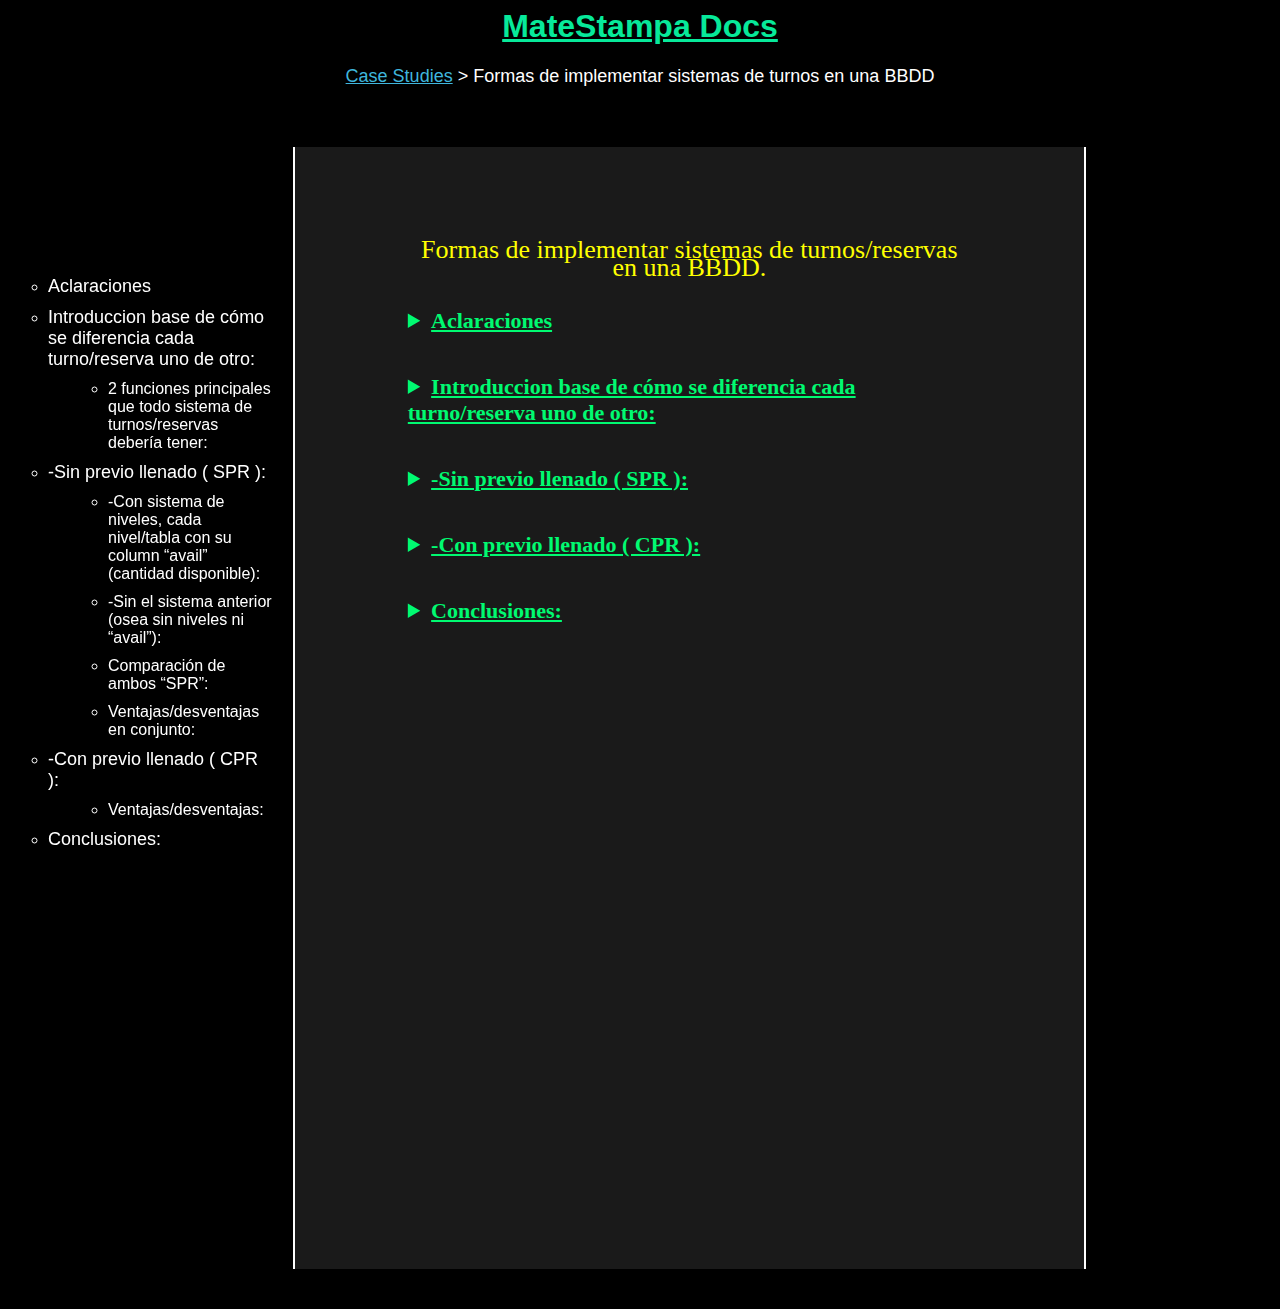
<file: src/docs/3-CaseStudies/SistTurnosBBDD.html>
<html lang="en">

<head>
    <meta charset="UTF-8">
    <meta name="viewport" content="width=device-width, initial-scale=1.0">
    <link rel="stylesheet" href="../css/docPage.css">
    <link rel="stylesheet" href="../css/docs.css">
    <title>Formas de implementar sistemas de turnos en una BBDD</title>
</head>

<body>
    <div id="main-title">
        <h1>MateStampa Docs</h1>
    </div>


    <div id="grupo-documento">
        <!-- Enlace al grupo -->
        <a id="grupo-enlace" href="../../Intros/3 case_studies.html">Case Studies</a>
        <!-- Separador ">" -->
        <span> &gt; </span>
        <!-- Enlace al documento -->
        <a>Formas de implementar sistemas de turnos en una BBDD</a>
    </div>

    <div id="show-doc-container">
        <div id="indice"><ul class="indice"><li><a class="h1-ref" href="#Aclaraciones">Aclaraciones</a></li><li><a class="h1-ref" href="#Introduccion base de cómo se diferencia cada turno/reserva uno de otro:">Introduccion base de cómo se diferencia cada turno/reserva uno de otro:</a></li><ul class="nivel-h2"><li><a class="h2-ref" href="#2 funciones principales que todo sistema de turnos/reservas debería tener:">2 funciones principales que todo sistema de turnos/reservas debería tener:</a></li></ul><li><a class="h1-ref" href="#-Sin previo llenado ( SPR ):">-Sin previo llenado ( SPR ):</a></li><ul class="nivel-h2"><li><a class="h2-ref" href="#-Con sistema de niveles, cada nivel/tabla con su column “avail” (cantidad disponible):">-Con sistema de niveles, cada nivel/tabla con su column “avail” (cantidad disponible):</a></li><li><a class="h2-ref" href="#-Sin el sistema anterior (osea sin niveles ni “avail”):">-Sin el sistema anterior (osea sin niveles ni “avail”):</a></li><li><a class="h2-ref" href="#Comparación de ambos “SPR”:">Comparación de ambos “SPR”:</a></li><li><a class="h2-ref" href="#Ventajas/desventajas en conjunto:">Ventajas/desventajas en conjunto:</a></li></ul><li><a class="h1-ref" href="#-Con previo llenado ( CPR ):">-Con previo llenado ( CPR ):</a></li><ul class="nivel-h2"><li><a class="h2-ref" href="#Ventajas/desventajas:">Ventajas/desventajas:</a></li></ul><li><a class="h1-ref" href="#Conclusiones:">Conclusiones:</a></li></ul></div>
        
        <div id="contenedor-documento">
            <div id="documento"><div id="A" style="background-color: transparent; min-height: 1000px; width: 100%; padding-top: 20px; overflow: auto;"><style></style><section style="width: 793px; min-height: 1122px; padding: 94px 113px; column-gap: 48px;"><p class=" Normal" style="text-align: center;"><span class=" Fuentedeprrafopredeter" style="color: rgb(255, 255, 0); font-size: 26px;">Formas de implementar sistemas de turnos/reservas en una BBDD.</span></p><details class="display-section" id="Aclaraciones"><summary class="Ttulo1">Aclaraciones</summary><p class=" Normal"><span class=" Fuentedeprrafopredeter" style="color: rgb(255, 255, 255);">No son las únicas que hay, ya que </span><span class=" Fuentedeprrafopredeter" style="color: rgb(255, 255, 255);">pueden</span><span class=" Fuentedeprrafopredeter" style="color: rgb(255, 255, 255);"> haber otras variaciones según cada caso en particular. Pero las siguientes son unas clasificaciones más o menos generales según nuestra experiencia.</span></p><p class=" Normal"><span class=" Fuentedeprrafopredeter" style="color: rgb(255, 255, 255);">Cabe aclarar que todas estas técnicas están orientadas hacia las b</span><span class=" Fuentedeprrafopredeter" style="color: rgb(255, 255, 255);">ases de datos relacionales (SQL). Ya que, como veremos a continuación, la conformación de estos “turnos/reservas” tiende a relacionar constantemente distintos datos; y además los diseños de cada tabla, tienden a mantenerse constantes. Por eso creo que es m</span><span class=" Fuentedeprrafopredeter" style="color: rgb(255, 255, 255);">ejor usar este tipo de DB antes que una “NOSQL”.</span></p></details><details class="display-section" id="Introduccion base de cómo se diferencia cada turno/reserva uno de otro:"><summary class="Ttulo1">Introduccion base de cómo se diferencia cada turno/reserva uno de otro:</summary><p class=" Normal"><span class=" Fuentedeprrafopredeter" style="color: rgb(255, 255, 255);">Todos se diferencian por cierta combinación de categorías de datos. Estas </span><span class=" Fuentedeprrafopredeter" style="color: rgb(255, 255, 255);">contienen  datos</span><span class=" Fuentedeprrafopredeter" style="color: rgb(255, 255, 255);"> “fijos” , que se pueden combinar de forma di</span><span class=" Fuentedeprrafopredeter" style="color: rgb(255, 255, 255);">stintas hasta alcanzar todas las combinaciones posibles. </span><span class=" Fuentedeprrafopredeter" style="color: rgb(255, 255, 255);">Además</span><span class=" Fuentedeprrafopredeter" style="color: rgb(255, 255, 255);"> estas categorías están ordenadas mediante cierta jerarquía. Es decir que “una pertenece a otra y a su vez esa pertenece a otra y </span><span class=" Fuentedeprrafopredeter" style="color: rgb(255, 255, 255);">etc</span><span class=" Fuentedeprrafopredeter" style="color: rgb(255, 255, 255);">”. Pongamos unos ejemplos:</span></p><p class=" Normal"><span class=" Fuentedeprrafopredeter" style="color: rgb(255, 255, 255);">1- DIAS - HORAS - ESPACIOS. (hay </span><span class=" Fuentedeprrafopredeter" style="color: rgb(255, 255, 255);">días disponibles, que a su vez tienen horas disponibles, que a su vez tienen cierta cantidad disponible)</span></p><p class=" Normal"><span class=" Fuentedeprrafopredeter" style="color: rgb(255, 255, 255);">2- EVENTO - TIPO DE ENTRADA - ESPACIOS (hay eventos disponibles, que a su vez tienen ciertas entradas disponibles, y cada una tiene cierta cantidad dis</span><span class=" Fuentedeprrafopredeter" style="color: rgb(255, 255, 255);">ponible)</span></p><p class=" Normal"><span class=" Fuentedeprrafopredeter" style="color: rgb(255, 255, 255);">3- LUGAR - DIA - HORA.  (hay lugares disponibles, que a su vez tienen ciertos días disponibles, que a su vez tiene ciertas horas disponibles)</span></p><p class=" Normal"><span class=" Fuentedeprrafopredeter" style="color: rgb(255, 255, 255);">Estas categorías las llamaremos también como </span><span class=" Fuentedeprrafopredeter" style="color: rgb(255, 192, 0);">“niveles”</span><span class=" Fuentedeprrafopredeter" style="color: rgb(255, 255, 255);">.</span></p><p class=" Normal"><span class=" Fuentedeprrafopredeter" style="color: rgb(255, 255, 255);">Cada categoría tiene sus datos “fijos”, que estar</span><span class=" Fuentedeprrafopredeter" style="color: rgb(255, 255, 255);">án en su correspondiente tabla. (si es que la necesitan, porque también puede ser que no). A estas las llamamos </span><span class=" Fuentedeprrafopredeter" style="color: rgb(255, 192, 0);">“tablas fijas”</span><span class=" Fuentedeprrafopredeter" style="color: rgb(255, 255, 255);"> Tomando el ejemplo nro°3 nos quedarían unas tablas fijas así:</span></p><p class=" Normal"></p><p class=" Normal"></p><p class=" Normal"></p><p class=" Normal"></p><p class=" Normal"></p><p class=" Normal"></p><p class=" Normal"></p><p class=" Normal"></p><p class=" Normal"><span class=" Fuentedeprrafopredeter" style="color: rgb(255, 255, 255);">IMG</span></p><p class=" Normal"><span class=" Fuentedeprrafopredeter" style="color: rgb(255, 255, 255);"><img src="../../public/img/3 Case Studies/dif-turnos-tables.png" style="width: 566px; height: 253px; margin: 12px;"></span></p><p class=" Normal"></p><p class=" Normal"></p><p class=" Normal"></p><p class=" Normal"><span class=" Fuentedeprrafopredeter" style="color: rgb(255, 255, 255);">Estas tablas fijas, o las que tengamos que implementar, debemos rellenarlas si o si, para tener esos datos “fijos” disponibles. Luego, la forma en que elijamos combinarlos para ir formando los turnos/reservas, puede variar.</span></p><p class=" Normal"><span class=" Fuentedeprrafopredeter" style="color: rgb(255, 255, 255); font-size: 16px; text-decoration: underline;">Y puede variar de 2 maneras:</span></p><p class=" Normal"></p><p class=" Normal"><span class=" Fuentedeprrafopredeter" style="color: rgb(255, 255, 255); font-size: 16px; text-decoration: underline;">Pero primero </span><span class=" Fuentedeprrafopredeter" style="color: rgb(255, 255, 255); font-size: 16px; text-decoration: underline;">veamos..</span></p><p class=" Normal"></p><h2 class=" Normal Ttulo2" id="2 funciones principales que todo sistema de turnos/reservas debería tener:"><span class=" Fuentedeprrafopredeter" style="font-weight: 700; color: rgb(255, 192, 0); font-size: 21px;">2 funciones principales que todo sistema de turnos/reservas debería tener:</span></h2><p class=" Normal"></p><p class=" Normal"><span class=" Fuentedeprrafopredeter" style="color: rgb(0, 176, 240); font-size: 18px; text-decoration: underline;">-Ver disponibilidad de turnos.</span><span class=" Fuentedeprrafopredeter" style="color: rgb(255, 255, 255); font-size: 16px;"> Si se puede ver por cada nivel mejor. (igual eso ya depende de cada proyecto).</span></p><p class=" Normal"><span class=" Fuentedeprrafopredeter" style="color: rgb(0, 176, 240); font-size: 18px; text-decoration: underline;">-Evitar problema de “</span><span class=" Fuentedeprrafopredeter" style="color: rgb(0, 176, 240); font-size: 18px; text-decoration: underline;">double</span><span class=" Fuentedeprrafopredeter" style="color: rgb(0, 176, 240); font-size: 18px; text-decoration: underline;"> </span><span class=" Fuentedeprrafopredeter" style="color: rgb(0, 176, 240); font-size: 18px; text-decoration: underline;">booking</span><span class=" Fuentedeprrafopredeter" style="color: rgb(0, 176, 240); font-size: 18px; text-decoration: underline;">”</span><span class=" Fuentedeprrafopredeter" style="color: rgb(255, 255, 255); font-size: 16px;"> al tomar un turno (dos personas lo tomen al mismo tiempo)</span></p><p class=" Normal"></p><p class=" Normal"><span class=" Fuentedeprrafopredeter" style="color: rgb(255, 192, 0); font-size: 18px;">Ahora vamos con las variaciones ….</span></p><p class=" Normal"></p></details><details class="display-section" id="-Sin previo llenado ( SPR ):"><summary class="Ttulo1">-Sin previo llenado ( SPR ):</summary><p class=" Normal"><span class=" Fuentedeprrafopredeter" style="color: rgb(255, 255, 255);">Si se hace un p</span><span class=" Fuentedeprrafopredeter" style="color: rgb(255, 255, 255);">revio llenado de BBDD; pero solo de esos valores “fijos” en cada “tabla fija”. O en su defecto, se pre rellenan algunas tablas hasta hacer ciertas combinaciones (como en la primera variación que veremos abajo). Pero </span><span class=" Fuentedeprrafopredeter" style="color: rgb(255, 255, 255); background-color: magenta;">lo que no se hace es llegar a meter una </span><span class=" Fuentedeprrafopredeter" style="color: rgb(255, 255, 255); background-color: magenta;">row</span><span class=" Fuentedeprrafopredeter" style="color: rgb(255, 255, 255); background-color: magenta;"> por cada combinación posible.</span><span class=" Fuentedeprrafopredeter" style="color: rgb(255, 255, 255);">  Esto último es lo que más distingue a esta variación de la otra.</span></p><p class=" Normal"><span class=" Fuentedeprrafopredeter" style="color: rgb(255, 255, 255); font-size: 18px; text-decoration: underline;">Hay 2 variaciones internas:</span></p><h2 class=" Normal Ttulo2" id="-Con sistema de niveles, cada nivel/tabla con su column “avail” (cantidad disponible):"><span class=" Fuentedeprrafopredeter" style="font-weight: 700; color: rgb(255, 192, 0); font-size: 21px;">-Con sistema de niveles, cada nivel/tabla con su </span><span class=" Fuentedeprrafopredeter" style="font-weight: 700; color: rgb(255, 192, 0); font-size: 21px;">column</span><span class=" Fuentedeprrafopredeter" style="font-weight: 700; color: rgb(255, 192, 0); font-size: 21px;"> “</span><span class=" Fuentedeprrafopredeter" style="font-weight: 700; color: rgb(255, 192, 0); font-size: 21px;">avail</span><span class=" Fuentedeprrafopredeter" style="font-weight: 700; color: rgb(255, 192, 0); font-size: 21px;">” (cantidad disponible):</span></h2><p class=" Normal"></p><p class=" Normal"><span class=" Fuentedeprrafopredeter" style="color: rgb(255, 255, 255);">En cada nivel de herencia o jerarquía se</span><span class=" Fuentedeprrafopredeter" style="color: rgb(255, 255, 255);"> pone un “</span><span class=" Fuentedeprrafopredeter" style="color: rgb(255, 255, 255);">avail</span><span class=" Fuentedeprrafopredeter" style="color: rgb(255, 255, 255);">” (cantidad de espacios disponibles). Y </span><span class=" Fuentedeprrafopredeter" style="color: rgb(255, 255, 255); background-color: magenta;">cada “hijo” también contiene la data de su “padre” (el id o su data principal).</span><span class=" Fuentedeprrafopredeter" style="color: rgb(255, 255, 255);">  </span><span class=" Fuentedeprrafopredeter" style="color: rgb(255, 255, 255);">Osea</span><span class=" Fuentedeprrafopredeter" style="color: rgb(255, 255, 255);"> en este caso si </span><span class=" Fuentedeprrafopredeter" style="color: rgb(255, 255, 255);">debería</span><span class=" Fuentedeprrafopredeter" style="color: rgb(255, 255, 255);"> llenarse la </span><span class=" Fuentedeprrafopredeter" style="color: rgb(255, 255, 255);">db</span><span class=" Fuentedeprrafopredeter" style="color: rgb(255, 255, 255);"> con la data de todos los niveles, menos el último. Es </span><span class=" Fuentedeprrafopredeter" style="color: rgb(255, 255, 255);">decir</span><span class=" Fuentedeprrafopredeter" style="color: rgb(255, 255, 255);"> estaríamos metie</span><span class=" Fuentedeprrafopredeter" style="color: rgb(255, 255, 255);">ndo todas las combinaciones, antes del nivel más bajo. Que suele ser el que más cantidad tiene; y al no poner su combinación reducimos bastante la cantidad de </span><span class=" Fuentedeprrafopredeter" style="color: rgb(255, 255, 255);">rows</span><span class=" Fuentedeprrafopredeter" style="color: rgb(255, 255, 255);">.</span></p><p class=" Normal"><span class=" Fuentedeprrafopredeter" style="color: rgb(255, 255, 255);"> Para tomar un turno, siempre se resta primero el “</span><span class=" Fuentedeprrafopredeter" style="color: rgb(255, 255, 255);">avail</span><span class=" Fuentedeprrafopredeter" style="color: rgb(255, 255, 255);">” del nivel más bajo. Y si ese “</span><span class=" Fuentedeprrafopredeter" style="color: rgb(255, 255, 255);">ava</span><span class=" Fuentedeprrafopredeter" style="color: rgb(255, 255, 255);">il</span><span class=" Fuentedeprrafopredeter" style="color: rgb(255, 255, 255);">” llega a 0, debe restarse también el “</span><span class=" Fuentedeprrafopredeter" style="color: rgb(255, 255, 255);">avail</span><span class=" Fuentedeprrafopredeter" style="color: rgb(255, 255, 255);">” de su nivel superior.</span></p><p class=" Normal"></p><p class=" Normal"><span class=" Fuentedeprrafopredeter" style="color: rgb(255, 255, 255);">--------- EJEMPLO ------------------</span></p><p class=" Normal"></p><p class=" Normal"><a href="../2-ApisDesign/Turnos.html"><span class=" Fuentedeprrafopredeter" style="color: rgb(17, 85, 204); font-size: 20px; text-decoration: underline;">..</span><span class=" Fuentedeprrafopredeter" style="color: rgb(17, 85, 204); font-size: 20px; text-decoration: underline;">/</span><span class=" Fuentedeprrafopredeter" style="color: rgb(17, 85, 204); font-size: 20px; text-decoration: underline;">docs</span><span class=" Fuentedeprrafopredeter" style="color: rgb(17, 85, 204); font-size: 20px; text-decoration: underline;">/2 Apis Design/Turnos.html</span></a></p><p class=" Normal"></p><p class=" Normal"><span class=" Fuentedeprrafopredeter" style="color: rgb(255, 255, 255);">Por </span><span class=" Fuentedeprrafopredeter" style="color: rgb(255, 255, 255);">ejemplo</span><span class=" Fuentedeprrafopredeter" style="color: rgb(255, 255, 255);"> en el caso particular de “turnos API” tenemos varios días disponibles, dentro de los cuales hay horarios disponibles. Y a su vez cada uno tiene ciertos espacios disponibles. </span></p><p class=" Normal"><span class=" Fuentedeprrafopredeter" style="color: rgb(255, 255, 255);">Osea</span><span class=" Fuentedeprrafopredeter" style="color: rgb(255, 255, 255);"> los niveles </span><span class=" Fuentedeprrafopredeter" style="color: rgb(255, 255, 255);">ahi</span><span class=" Fuentedeprrafopredeter" style="color: rgb(255, 255, 255);"> </span><span class=" Fuentedeprrafopredeter" style="color: rgb(255, 255, 255);">son :</span><span class=" Fuentedeprrafopredeter" style="color: rgb(255, 255, 255);"> DIAS - HORAS- SPACES</span></p><p class=" Normal"><span class=" Fuentedeprrafopredeter" style="color: rgb(255, 255, 255);">En las tablas de DB </span><span class=" Fuentedeprrafopredeter" style="color: rgb(255, 255, 255);">s</span><span class=" Fuentedeprrafopredeter" style="color: rgb(255, 255, 255);">ería :</span><span class=" Fuentedeprrafopredeter" style="color: rgb(255, 255, 255);"> </span><span class=" Fuentedeprrafopredeter" style="color: rgb(255, 255, 255);">days</span><span class=" Fuentedeprrafopredeter" style="color: rgb(255, 255, 255);"> - </span><span class=" Fuentedeprrafopredeter" style="color: rgb(255, 255, 255);">day_time</span><span class=" Fuentedeprrafopredeter" style="color: rgb(255, 255, 255);">(contiene id del </span><span class=" Fuentedeprrafopredeter" style="color: rgb(255, 255, 255);">dia</span><span class=" Fuentedeprrafopredeter" style="color: rgb(255, 255, 255);"> y la hora). </span></p><p class=" Normal"><span class=" Fuentedeprrafopredeter" style="color: rgb(255, 255, 255);">Al tomar un “SPACE” se resta -1 al “</span><span class=" Fuentedeprrafopredeter" style="color: rgb(255, 255, 255);">avail</span><span class=" Fuentedeprrafopredeter" style="color: rgb(255, 255, 255);">” de la </span><span class=" Fuentedeprrafopredeter" style="color: rgb(255, 255, 255);">row</span><span class=" Fuentedeprrafopredeter" style="color: rgb(255, 255, 255);"> de la tabla “</span><span class=" Fuentedeprrafopredeter" style="color: rgb(255, 255, 255);">day_time</span><span class=" Fuentedeprrafopredeter" style="color: rgb(255, 255, 255);">”, y si esa quedo en 0, se resta -1 al “</span><span class=" Fuentedeprrafopredeter" style="color: rgb(255, 255, 255);">avail</span><span class=" Fuentedeprrafopredeter" style="color: rgb(255, 255, 255);">” de la </span><span class=" Fuentedeprrafopredeter" style="color: rgb(255, 255, 255);">row</span><span class=" Fuentedeprrafopredeter" style="color: rgb(255, 255, 255);"> de la </span><span class=" Fuentedeprrafopredeter" style="color: rgb(255, 255, 255);">tabla ”</span><span class=" Fuentedeprrafopredeter" style="color: rgb(255, 255, 255);">days</span><span class=" Fuentedeprrafopredeter" style="color: rgb(255, 255, 255);">”.</span></p><p class=" Normal"><span class=" Fuentedeprrafopredeter" style="color: rgb(255, 255, 255);">-----------------------------</span></p><p class=" Normal"><span class=" Fuentedeprrafopredeter" style="color: rgb(255, 255, 255);">Usando este sistema</span><span class=" Fuentedeprrafopredeter" style="color: rgb(255, 255, 255);"> puede haber 2 variaciones posibles, dependiendo si se pueden repetir o no turnos/reservas con “datos iguales”. </span><span class=" Fuentedeprrafopredeter" style="color: rgb(255, 255, 255);">Osea</span><span class=" Fuentedeprrafopredeter" style="color: rgb(255, 255, 255);"> estos son las características que identifican al turno/reserva como podría ser </span><span class=" Fuentedeprrafopredeter" style="color: rgb(255, 255, 255);">dia</span><span class=" Fuentedeprrafopredeter" style="color: rgb(255, 255, 255);">, hora, lugar; y que al fin y al cabo son las que se util</span><span class=" Fuentedeprrafopredeter" style="color: rgb(255, 255, 255);">izan </span><span class=" Fuentedeprrafopredeter" style="color: rgb(255, 255, 255);">para tomar el turno. Obviamente el </span><span class=" Fuentedeprrafopredeter" style="color: rgb(255, 255, 255);">user_id</span><span class=" Fuentedeprrafopredeter" style="color: rgb(255, 255, 255);"> </span><span class=" Fuentedeprrafopredeter" style="color: rgb(255, 255, 255);">y</span><span class=" Fuentedeprrafopredeter" style="color: rgb(255, 255, 255);"> id del turno/reserva va a ser distinto en c/u una vez que se confirme la adquisición.</span></p><h3 class=" Normal Ttulo3" id="_heading=h.nsb6mxn34g1f"><span class=" Fuentedeprrafopredeter" style="font-weight: 700; color: rgb(0, 176, 240);">2 variaciones: </span></h3><p class=" Normal"></p><p class=" Normal"><span class=" Fuentedeprrafopredeter" style="color: rgb(255, 255, 0);">-Con repetición posible:</span></p><p class=" Normal"><span class=" Fuentedeprrafopredeter" style="color: rgb(255, 255, 255);">-Puede haber varios turnos/reservas con datos iguales como lo es el caso de “turnos API” donde “SPACES” es simplemente la cantidad de gente que puede haber (no hay un espacio en particular). O también en el caso de compra de entradas para un boliche, donde</span><span class=" Fuentedeprrafopredeter" style="color: rgb(255, 255, 255);"> hay cierta cantidad de cada tipo y vos compras una de ese tipo y listo.</span></p><p class=" Normal"><span class=" Fuentedeprrafopredeter" style="color: rgb(255, 255, 255); background-color: magenta;">-</span><span class=" Fuentedeprrafopredeter" style="color: rgb(255, 255, 255); background-color: magenta; text-decoration: underline;">Ejemplo usado</span><span class=" Fuentedeprrafopredeter" style="color: rgb(255, 255, 255); text-decoration: underline;">:</span><span class=" Fuentedeprrafopredeter" style="color: rgb(255, 255, 255);"> “turnos API” explicado </span><span class=" Fuentedeprrafopredeter" style="color: rgb(255, 255, 255);">mas</span><span class=" Fuentedeprrafopredeter" style="color: rgb(255, 255, 255);"> arriba.</span></p><p class=" Normal"><span class=" Fuentedeprrafopredeter" style="color: rgb(255, 255, 255);">-</span><span class=" Fuentedeprrafopredeter" style="color: rgb(255, 255, 255); background-color: magenta; text-decoration: underline;">En este caso el nivel más bajo</span><span class=" Fuentedeprrafopredeter" style="color: rgb(255, 255, 255); text-decoration: underline;">:</span><span class=" Fuentedeprrafopredeter" style="color: rgb(255, 255, 255);"> no utiliza tabla, ya que, usando el ejemplo: un “SPACE” no tiene nada en particular propio; solo es</span><span class=" Fuentedeprrafopredeter" style="color: rgb(255, 255, 255);"> una cantidad.</span></p><p class=" Normal"><span class=" Fuentedeprrafopredeter" style="color: rgb(255, 255, 255); text-decoration: underline;">-</span><span class=" Fuentedeprrafopredeter" style="color: rgb(255, 255, 255); background-color: magenta; text-decoration: underline;">Para acceder a los disponibles </span><span class=" Fuentedeprrafopredeter" style="color: rgb(255, 255, 255); background-color: magenta; text-decoration: underline;">mas</span><span class=" Fuentedeprrafopredeter" style="color: rgb(255, 255, 255); background-color: magenta; text-decoration: underline;"> bajos</span><span class=" Fuentedeprrafopredeter" style="color: rgb(255, 255, 255); background-color: magenta;">:</span><span class=" Fuentedeprrafopredeter" style="color: rgb(255, 255, 255);"> simplemente se filtra por </span><span class=" Fuentedeprrafopredeter" style="color: rgb(255, 255, 255);">avail</span><span class=" Fuentedeprrafopredeter" style="color: rgb(255, 255, 255);">&gt;0 (entre otros que se quiera) en el anteúltimo nivel/última tabla.</span></p><p class=" Normal"><span class=" Fuentedeprrafopredeter" style="color: rgb(255, 255, 255); text-decoration: underline;">-</span><span class=" Fuentedeprrafopredeter" style="color: rgb(255, 255, 255); background-color: magenta; text-decoration: underline;">Para evitar </span><span class=" Fuentedeprrafopredeter" style="color: rgb(255, 255, 255); background-color: magenta; text-decoration: underline;">double</span><span class=" Fuentedeprrafopredeter" style="color: rgb(255, 255, 255); background-color: magenta; text-decoration: underline;"> </span><span class=" Fuentedeprrafopredeter" style="color: rgb(255, 255, 255); background-color: magenta; text-decoration: underline;">booking</span><span class=" Fuentedeprrafopredeter" style="color: rgb(255, 255, 255);">: se hace un “exclusive </span><span class=" Fuentedeprrafopredeter" style="color: rgb(255, 255, 255);">lock</span><span class=" Fuentedeprrafopredeter" style="color: rgb(255, 255, 255);">”, haciendo “SELECT FOR UPDATE” en una </span><span class=" Fuentedeprrafopredeter" style="color: rgb(255, 255, 255);">row</span><span class=" Fuentedeprrafopredeter" style="color: rgb(255, 255, 255);"> d</span><span class=" Fuentedeprrafopredeter" style="color: rgb(255, 255, 255);">e la última tabla. Y luego durante la transacción se hacen los distintos </span><span class=" Fuentedeprrafopredeter" style="color: rgb(255, 255, 255);">updates</span><span class=" Fuentedeprrafopredeter" style="color: rgb(255, 255, 255);"> </span><span class=" Fuentedeprrafopredeter" style="color: rgb(255, 255, 255);">inserts,etc</span><span class=" Fuentedeprrafopredeter" style="color: rgb(255, 255, 255);"> necesarios. Usando el ejemplo, haríamos esto en la </span><span class=" Fuentedeprrafopredeter" style="color: rgb(255, 255, 255);">row</span><span class=" Fuentedeprrafopredeter" style="color: rgb(255, 255, 255);"> de “</span><span class=" Fuentedeprrafopredeter" style="color: rgb(255, 255, 255);">day_time</span><span class=" Fuentedeprrafopredeter" style="color: rgb(255, 255, 255);">” de la que se quiera tomar el “SPACE”.</span></p><p class=" Normal"></p><p class=" Normal"><span class=" Fuentedeprrafopredeter" style="color: rgb(255, 255, 0);">-Sin repetición posible:</span></p><p class=" Normal"><span class=" Fuentedeprrafopredeter" style="color: rgb(255, 255, 255);">No puede haber turnos/reservas</span><span class=" Fuentedeprrafopredeter" style="color: rgb(255, 255, 255);"> con datos iguales.</span></p><p class=" Normal"><span class=" Fuentedeprrafopredeter" style="color: rgb(255, 255, 255);">-</span><span class=" Fuentedeprrafopredeter" style="color: rgb(255, 255, 255); background-color: magenta;">Ejemplo usado:</span><span class=" Fuentedeprrafopredeter" style="color: rgb(255, 255, 255);"> el mismo caso de “turnos API” pero si se le sacara “SPACES” y solo pudiera haber 1 persona por hora. Ósea en este caso no puede haber </span><span class=" Fuentedeprrafopredeter" style="color: rgb(255, 255, 255);">mas</span><span class=" Fuentedeprrafopredeter" style="color: rgb(255, 255, 255);"> de 1 turnos con el mismo </span><span class=" Fuentedeprrafopredeter" style="color: rgb(255, 255, 255);">dia</span><span class=" Fuentedeprrafopredeter" style="color: rgb(255, 255, 255);"> y hora.</span></p><p class=" Normal"><span class=" Fuentedeprrafopredeter" style="color: rgb(255, 255, 255);">Niveles: DIAS - HORAS</span></p><p class=" Normal"><span class=" Fuentedeprrafopredeter" style="color: rgb(255, 255, 255);">Tablas: </span><span class=" Fuentedeprrafopredeter" style="color: rgb(255, 255, 255);">days</span><span class=" Fuentedeprrafopredeter" style="color: rgb(255, 255, 255);"> - </span><span class=" Fuentedeprrafopredeter" style="color: rgb(255, 255, 255);">hours</span><span class=" Fuentedeprrafopredeter" style="color: rgb(255, 255, 255);"> (q</span><span class=" Fuentedeprrafopredeter" style="color: rgb(255, 255, 255);">ue es aparte, no contiene nada de </span><span class=" Fuentedeprrafopredeter" style="color: rgb(255, 255, 255);">days</span><span class=" Fuentedeprrafopredeter" style="color: rgb(255, 255, 255);"> y solo tiene data de las horas en </span><span class=" Fuentedeprrafopredeter" style="color: rgb(255, 255, 255);">si</span><span class=" Fuentedeprrafopredeter" style="color: rgb(255, 255, 255);">)</span></p><p class=" Normal"><span class=" Fuentedeprrafopredeter" style="color: rgb(255, 255, 255);">-</span><span class=" Fuentedeprrafopredeter" style="color: rgb(255, 255, 255); background-color: magenta;">En este caso el nivel </span><span class=" Fuentedeprrafopredeter" style="color: rgb(255, 255, 255); background-color: magenta;">mas</span><span class=" Fuentedeprrafopredeter" style="color: rgb(255, 255, 255); background-color: magenta;"> bajo</span><span class=" Fuentedeprrafopredeter" style="color: rgb(255, 255, 255);">: usa una tabla, pero sin la columna “</span><span class=" Fuentedeprrafopredeter" style="color: rgb(255, 255, 255);">avail</span><span class=" Fuentedeprrafopredeter" style="color: rgb(255, 255, 255);">”. Solo cuenta con su data en </span><span class=" Fuentedeprrafopredeter" style="color: rgb(255, 255, 255);">si</span><span class=" Fuentedeprrafopredeter" style="color: rgb(255, 255, 255);"> y no usa la de su nivel “padre”. Usando el ejemplo, solo tendríamos la t</span><span class=" Fuentedeprrafopredeter" style="color: rgb(255, 255, 255);">abla “</span><span class=" Fuentedeprrafopredeter" style="color: rgb(255, 255, 255);">days</span><span class=" Fuentedeprrafopredeter" style="color: rgb(255, 255, 255);">” (</span><span class=" Fuentedeprrafopredeter" style="color: rgb(255, 255, 255);">esa si</span><span class=" Fuentedeprrafopredeter" style="color: rgb(255, 255, 255);"> con “</span><span class=" Fuentedeprrafopredeter" style="color: rgb(255, 255, 255);">avail</span><span class=" Fuentedeprrafopredeter" style="color: rgb(255, 255, 255);">”) y la tabla “</span><span class=" Fuentedeprrafopredeter" style="color: rgb(255, 255, 255);">hours</span><span class=" Fuentedeprrafopredeter" style="color: rgb(255, 255, 255);">” (que cuenta con id y </span><span class=" Fuentedeprrafopredeter" style="color: rgb(255, 255, 255);">hr</span><span class=" Fuentedeprrafopredeter" style="color: rgb(255, 255, 255);">). (Todo esto suponiendo que las horas son las mismas para todos los días, si no habría que hacer un par de cambios).</span></p><p class=" Normal"><span class=" Fuentedeprrafopredeter" style="color: rgb(255, 255, 255);">-</span><span class=" Fuentedeprrafopredeter" style="color: rgb(255, 255, 255); background-color: magenta;">Para acceder a los disponibles más bajos</span><span class=" Fuentedeprrafopredeter" style="color: rgb(255, 255, 255);">: hay que utilizar la </span><span class=" Fuentedeprrafopredeter" style="color: rgb(255, 255, 255);">tabla de turnos ya tomados. Y traer los elementos del último nivel que, para las características de sus niveles superiores, no estén en la tabla “turnos” o “reservas”. Es decir que no hayan sido tomados </span><span class=" Fuentedeprrafopredeter" style="color: rgb(255, 255, 255);">aun</span><span class=" Fuentedeprrafopredeter" style="color: rgb(255, 255, 255);">.</span><span class=" Fuentedeprrafopredeter" style="color: rgb(255, 255, 255); text-decoration: underline;"> </span><span class=" Fuentedeprrafopredeter" style="color: rgb(255, 255, 255);">Tomando el ejemplo que dimos sería algo así: </span></p><p class=" Normal"><span class=" Fuentedeprrafopredeter" style="color: rgb(255, 255, 255);">“SELECT </span><span class=" Fuentedeprrafopredeter" style="color: rgb(255, 255, 255);">id,hr</span><span class=" Fuentedeprrafopredeter" style="color: rgb(255, 255, 255);"> FROM </span><span class=" Fuentedeprrafopredeter" style="color: rgb(255, 255, 255);">hours</span><span class=" Fuentedeprrafopredeter" style="color: rgb(255, 255, 255);"> WHERE id NOT IN ( SELECT </span><span class=" Fuentedeprrafopredeter" style="color: rgb(255, 255, 255);">hr_id</span><span class=" Fuentedeprrafopredeter" style="color: rgb(255, 255, 255);"> FROM turnos WHERE </span><span class=" Fuentedeprrafopredeter" style="color: rgb(255, 255, 255);">day</span><span class=" Fuentedeprrafopredeter" style="color: rgb(255, 255, 255);">=’</span><span class=" Fuentedeprrafopredeter" style="color: rgb(255, 255, 255);">algun</span><span class=" Fuentedeprrafopredeter" style="color: rgb(255, 255, 255);"> </span><span class=" Fuentedeprrafopredeter" style="color: rgb(255, 255, 255);">day</span><span class=" Fuentedeprrafopredeter" style="color: rgb(255, 255, 255);">’ )”.</span></p><p class=" Normal"><span class=" Fuentedeprrafopredeter" style="color: rgb(255, 255, 255);">-</span><span class=" Fuentedeprrafopredeter" style="color: rgb(255, 255, 255); background-color: magenta;">Para evitar </span><span class=" Fuentedeprrafopredeter" style="color: rgb(255, 255, 255); background-color: magenta;">double</span><span class=" Fuentedeprrafopredeter" style="color: rgb(255, 255, 255); background-color: magenta;"> </span><span class=" Fuentedeprrafopredeter" style="color: rgb(255, 255, 255); background-color: magenta;">booking</span><span class=" Fuentedeprrafopredeter" style="color: rgb(255, 255, 255); background-color: magenta;">:</span><span class=" Fuentedeprrafopredeter" style="color: rgb(255, 255, 255);"> Se puede </span><span class=" Fuentedeprrafopredeter" style="color: rgb(255, 255, 255);">hacer  lo</span><span class=" Fuentedeprrafopredeter" style="color: rgb(255, 255, 255);"> mismo que en la variante “Con repetición”; siguiendo el ejemplo, en este caso se haría  el “</span><span class=" Fuentedeprrafopredeter" style="color: rgb(255, 255, 255);">exlcusive</span><span class=" Fuentedeprrafopredeter" style="color: rgb(255, 255, 255);"> </span><span class=" Fuentedeprrafopredeter" style="color: rgb(255, 255, 255);">lock</span><span class=" Fuentedeprrafopredeter" style="color: rgb(255, 255, 255);">” en una</span><span class=" Fuentedeprrafopredeter" style="color: rgb(255, 255, 255);"> </span><span class=" Fuentedeprrafopredeter" style="color: rgb(255, 255, 255);">row</span><span class=" Fuentedeprrafopredeter" style="color: rgb(255, 255, 255);"> de la tabla “</span><span class=" Fuentedeprrafopredeter" style="color: rgb(255, 255, 255);">days</span><span class=" Fuentedeprrafopredeter" style="color: rgb(255, 255, 255);">”. O también se podría poner una “</span><span class=" Fuentedeprrafopredeter" style="color: rgb(255, 255, 255);">pk</span><span class=" Fuentedeprrafopredeter" style="color: rgb(255, 255, 255);"> combinada” en la tabla “turnos” formada por los “datos iguales”. Entonces cuando se quiera meter algo que ya está, va a tirar error la DB.  Siguiendo el ejemplo la </span><span class=" Fuentedeprrafopredeter" style="color: rgb(255, 255, 255);">pk</span><span class=" Fuentedeprrafopredeter" style="color: rgb(255, 255, 255);"> estaría formada por (</span><span class=" Fuentedeprrafopredeter" style="color: rgb(255, 255, 255);">day</span><span class=" Fuentedeprrafopredeter" style="color: rgb(255, 255, 255);">, </span><span class=" Fuentedeprrafopredeter" style="color: rgb(255, 255, 255);">hr_i</span><span class=" Fuentedeprrafopredeter" style="color: rgb(255, 255, 255);">d</span><span class=" Fuentedeprrafopredeter" style="color: rgb(255, 255, 255);">). Aunque esta última es polémica, ya que las excepciones son muy costosas.</span></p><h3 class=" Normal Ttulo3" id="_heading=h.l4ssr9v4ce8y"></h3><h3 class=" Normal Ttulo3" id="_heading=h.s9hveqqyhdk1"><span class=" Fuentedeprrafopredeter" style="font-weight: 700; color: rgb(0, 176, 240);">-Ventajas/desventajas:</span></h3><p class=" Normal"><span class=" Fuentedeprrafopredeter" style="color: rgb(255, 255, 255);">-Por un </span><span class=" Fuentedeprrafopredeter" style="color: rgb(255, 255, 255);">lado</span><span class=" Fuentedeprrafopredeter" style="color: rgb(255, 255, 255);"> permite ver la disponibilidad muy rápidamente, y del nivel que se quiera. </span><span class=" Fuentedeprrafopredeter" style="color: rgb(255, 255, 255);">Osea</span><span class=" Fuentedeprrafopredeter" style="color: rgb(255, 255, 255);"> los </span><span class=" Fuentedeprrafopredeter" style="color: rgb(255, 255, 255);">reads</span><span class=" Fuentedeprrafopredeter" style="color: rgb(255, 255, 255);"> son rápidos ya que las </span><span class=" Fuentedeprrafopredeter" style="color: rgb(255, 255, 255);">queries</span><span class=" Fuentedeprrafopredeter" style="color: rgb(255, 255, 255);"> de “SELECT” son muy se</span><span class=" Fuentedeprrafopredeter" style="color: rgb(255, 255, 255);">ncillas (solo hay que filtrar por </span><span class=" Fuentedeprrafopredeter" style="color: rgb(255, 255, 255);">avail</span><span class=" Fuentedeprrafopredeter" style="color: rgb(255, 255, 255);">&gt;</span><span class=" Fuentedeprrafopredeter" style="color: rgb(255, 255, 255);">0 )</span><span class=" Fuentedeprrafopredeter" style="color: rgb(255, 255, 255);">. </span></p><p class=" Normal"><span class=" Fuentedeprrafopredeter" style="color: rgb(255, 255, 255);">-Por otro lado, los </span><span class=" Fuentedeprrafopredeter" style="color: rgb(255, 255, 255);">writes</span><span class=" Fuentedeprrafopredeter" style="color: rgb(255, 255, 255);"> son </span><span class=" Fuentedeprrafopredeter" style="color: rgb(255, 255, 255);">mas</span><span class=" Fuentedeprrafopredeter" style="color: rgb(255, 255, 255);"> lentos, porque en ciertos casos hay que </span><span class=" Fuentedeprrafopredeter" style="color: rgb(255, 255, 255);">updatear</span><span class=" Fuentedeprrafopredeter" style="color: rgb(255, 255, 255);"> varias tablas; y si se llegan a haber muchos niveles se puede ir de las manos.</span></p><p class=" Normal"><span class=" Fuentedeprrafopredeter" style="color: rgb(255, 255, 255);">-Además, el sistema para evitar </span><span class=" Fuentedeprrafopredeter" style="color: rgb(255, 255, 255);">double</span><span class=" Fuentedeprrafopredeter" style="color: rgb(255, 255, 255);"> </span><span class=" Fuentedeprrafopredeter" style="color: rgb(255, 255, 255);">booking</span><span class=" Fuentedeprrafopredeter" style="color: rgb(255, 255, 255);">,</span><span class=" Fuentedeprrafopredeter" style="color: rgb(255, 255, 255);"> se quiera o no, </span><span class=" Fuentedeprrafopredeter" style="color: rgb(255, 255, 255);">esta</span><span class=" Fuentedeprrafopredeter" style="color: rgb(255, 255, 255);"> reduciendo posibilidades de adquirir distintos turnos al mismo tiempo; ya que bloquea una sección entera donde hay muchos turnos para tomar haciéndolos pasar 1 a 1. Pero bueno, lo cierto es que estos “</span><span class=" Fuentedeprrafopredeter" style="color: rgb(255, 255, 255);">locks</span><span class=" Fuentedeprrafopredeter" style="color: rgb(255, 255, 255);">” se liberan bastante rápido</span><span class=" Fuentedeprrafopredeter" style="color: rgb(255, 255, 255);"> también.</span></p><p class=" Normal"></p><p class=" Normal"><span class=" Fuentedeprrafopredeter" style="color: rgb(0, 255, 255); font-size: 17px;">-BUENO: PARA VER DISPONIBLES POR NIVEL</span></p><p class=" Normal"><span class=" Fuentedeprrafopredeter" style="color: rgb(255, 0, 0); font-size: 18px;">-MAS O MENOS: PARA EVITAR DOUBLE BOOKING</span></p><p class=" Normal"></p><h2 class=" Normal Ttulo2" id="-Sin el sistema anterior (osea sin niveles ni “avail”):"><span class=" Fuentedeprrafopredeter" style="font-weight: 700; color: rgb(255, 192, 0); font-size: 21px;">-Sin el sistema anterior (</span><span class=" Fuentedeprrafopredeter" style="font-weight: 700; color: rgb(255, 192, 0); font-size: 21px;">osea</span><span class=" Fuentedeprrafopredeter" style="font-weight: 700; color: rgb(255, 192, 0); font-size: 21px;"> sin niveles ni “</span><span class=" Fuentedeprrafopredeter" style="font-weight: 700; color: rgb(255, 192, 0); font-size: 21px;">avail</span><span class=" Fuentedeprrafopredeter" style="font-weight: 700; color: rgb(255, 192, 0); font-size: 21px;">”):</span></h2><p class=" Normal"><span class=" Fuentedeprrafopredeter" style="color: rgb(255, 255, 255);">Aquí no se representan los niveles como tablas. Solo están las “tablas fijas”, y la tabla de turnos ya tomad</span><span class=" Fuentedeprrafopredeter" style="color: rgb(255, 255, 255);">os. Para consultar los disponibles tenemos, y no nos queda otra, que hacer uso de esta última, y se deberían hacer </span><span class=" Fuentedeprrafopredeter" style="color: rgb(255, 255, 255);">querys</span><span class=" Fuentedeprrafopredeter" style="color: rgb(255, 255, 255);"> largas (varias anidadas incluso). </span></p><p class=" Normal"><span class=" Fuentedeprrafopredeter" style="color: rgb(255, 255, 255);">Además</span><span class=" Fuentedeprrafopredeter" style="color: rgb(255, 255, 255);"> al momento de tomar la reserva/turno se complicaría con el tema de </span><span class=" Fuentedeprrafopredeter" style="color: rgb(255, 255, 255);">double</span><span class=" Fuentedeprrafopredeter" style="color: rgb(255, 255, 255);"> </span><span class=" Fuentedeprrafopredeter" style="color: rgb(255, 255, 255);">booking</span><span class=" Fuentedeprrafopredeter" style="color: rgb(255, 255, 255);">, ya que no</span><span class=" Fuentedeprrafopredeter" style="color: rgb(255, 255, 255);"> podemos hacer </span><span class=" Fuentedeprrafopredeter" style="color: rgb(255, 255, 255);">lock</span><span class=" Fuentedeprrafopredeter" style="color: rgb(255, 255, 255);"> de nada; simplemente queda poner una “</span><span class=" Fuentedeprrafopredeter" style="color: rgb(255, 255, 255);">pk</span><span class=" Fuentedeprrafopredeter" style="color: rgb(255, 255, 255);">” combinada en la tabla de turnos final, y esperar que de error cuando se ingresan datos de un turno ya presente.</span></p><p class=" Normal"><span class=" Fuentedeprrafopredeter" style="color: rgb(255, 255, 255);">Las </span><span class=" Fuentedeprrafopredeter" style="color: rgb(255, 255, 255);">queries</span><span class=" Fuentedeprrafopredeter" style="color: rgb(255, 255, 255);"> para ver disponibilidad serían de tipo: “</span><span class=" Fuentedeprrafopredeter" style="color: rgb(255, 255, 255);">where</span><span class=" Fuentedeprrafopredeter" style="color: rgb(255, 255, 255);">(</span><span class=" Fuentedeprrafopredeter" style="color: rgb(255, 255, 255);">select</span><span class=" Fuentedeprrafopredeter" style="color: rgb(255, 255, 255);"> </span><span class=" Fuentedeprrafopredeter" style="color: rgb(255, 255, 255);">count</span><span class=" Fuentedeprrafopredeter" style="color: rgb(255, 255, 255);">() </span><span class=" Fuentedeprrafopredeter" style="color: rgb(255, 255, 255);">where</span><span class=" Fuentedeprrafopredeter" style="color: rgb(255, 255, 255);">(</span><span class=" Fuentedeprrafopredeter" style="color: rgb(255, 255, 255);">se</span><span class=" Fuentedeprrafopredeter" style="color: rgb(255, 255, 255);">lect</span><span class=" Fuentedeprrafopredeter" style="color: rgb(255, 255, 255);">……)”. E involucrarían varias tablas.</span></p><p class=" Normal"></p><p class=" Normal"><span class=" Fuentedeprrafopredeter" style="color: rgb(255, 0, 0); font-size: 17px;">-MALO: PARA VER DISPONIBLES POR NIVEL</span></p><p class=" Normal"><span class=" Fuentedeprrafopredeter" style="color: rgb(255, 0, 0); font-size: 17px;">-MALO: PARA EVITAR DOUBLE BOOKING</span></p><p class=" Normal"><span class=" Fuentedeprrafopredeter" style="color: rgb(255, 255, 255);">(En </span><span class=" Fuentedeprrafopredeter" style="color: rgb(255, 255, 255);">resumen</span><span class=" Fuentedeprrafopredeter" style="color: rgb(255, 255, 255);"> jamás usaría este.)</span></p><h2 class=" Normal Ttulo2" id="Comparación de ambos “SPR”:"><span class=" Fuentedeprrafopredeter" style="font-weight: 700; color: rgb(255, 192, 0); font-size: 21px;">Comparación de ambos “SPR”:</span></h2><p class=" Normal"><span class=" Fuentedeprrafopredeter" style="color: rgb(255, 255, 255);">Con el primer sistema las </span><span class=" Fuentedeprrafopredeter" style="color: rgb(255, 255, 255);">queries</span><span class=" Fuentedeprrafopredeter" style="color: rgb(255, 255, 255);"> de </span><span class=" Fuentedeprrafopredeter" style="color: rgb(255, 255, 255);">read</span><span class=" Fuentedeprrafopredeter" style="color: rgb(255, 255, 255);"> para ver los disponibles son muchísimo </span><span class=" Fuentedeprrafopredeter" style="color: rgb(255, 255, 255);">mas</span><span class=" Fuentedeprrafopredeter" style="color: rgb(255, 255, 255);"> rápidas, hasta un 90%.</span></p><p class=" Normal"><span class=" Fuentedeprrafopredeter" style="color: rgb(255, 255, 255); text-decoration: underline;">La búsqueda para un rango de 20 días </span><span class=" Fuentedeprrafopredeter" style="color: rgb(255, 255, 255); text-decoration: underline;">aprox</span><span class=" Fuentedeprrafopredeter" style="color: rgb(255, 255, 255); text-decoration: underline;"> con 3 horas disponible c/u:</span></p><p class=" Normal"><span class=" Fuentedeprrafopredeter" style="color: rgb(255, 255, 255);">-Con sistema “</span><span class=" Fuentedeprrafopredeter" style="color: rgb(255, 255, 255);">avail</span><span class=" Fuentedeprrafopredeter" style="color: rgb(255, 255, 255);">” </span><span class=" Fuentedeprrafopredeter" style="color: rgb(255, 255, 255);">🡪</span><span class=" Fuentedeprrafopredeter" style="color: rgb(255, 255, 255);"> +- 0,050 ms</span></p><p class=" Normal"><span class=" Fuentedeprrafopredeter" style="color: rgb(255, 255, 255);">-Sin sistema “</span><span class=" Fuentedeprrafopredeter" style="color: rgb(255, 255, 255);">avail</span><span class=" Fuentedeprrafopredeter" style="color: rgb(255, 255, 255);">” (</span><span class=" Fuentedeprrafopredeter" style="color: rgb(255, 255, 255);">queries</span><span class=" Fuentedeprrafopredeter" style="color: rgb(255, 255, 255);"> largas) </span><span class=" Fuentedeprrafopredeter" style="color: rgb(255, 255, 255);">🡪</span><span class=" Fuentedeprrafopredeter" style="color: rgb(255, 255, 255);"> +- 0,600 ms</span></p><p class=" Normal"></p><h2 class=" Normal Ttulo2" id="Ventajas/desventajas en conjunto:"><span class=" Fuentedeprrafopredeter" style="font-weight: 700; color: rgb(255, 192, 0); font-size: 21px;">Ventajas/desventajas en conjunto:</span></h2><p class=" Normal"><span class=" Fuentedeprrafopredeter" style="color: rgb(255, 255, 255);">-Ahorra espacio en la BBDD, al no meter todas las combinaciones posibles.</span></p><p class=" Normal"><span class=" Fuentedeprrafopredeter" style="color: rgb(255, 255, 255);">-Hay que implementar bastante lógica para que funcione, y hay que cuidar muy bien ciertos deta</span><span class=" Fuentedeprrafopredeter" style="color: rgb(255, 255, 255);">lles de consistencia entre tablas y demás.</span></p><p class=" Normal"></p></details><details class="display-section" id="-Con previo llenado ( CPR ):"><summary class="Ttulo1">-Con previo llenado ( CPR ):</summary><p class=" Normal"><span class=" Fuentedeprrafopredeter" style="color: rgb(255, 255, 255);">Además de llenar de por si las “tablas </span><span class=" Fuentedeprrafopredeter" style="color: rgb(255, 255, 255);">fijas”...</span></p><p class=" Normal"><span class=" Fuentedeprrafopredeter" style="color: rgb(255, 255, 255);">Cada combinación de datos, que identifica a una reserva/turno posible, se mete en la BBDD como una </span><span class=" Fuentedeprrafopredeter" style="color: rgb(255, 255, 255);">row</span><span class=" Fuentedeprrafopredeter" style="color: rgb(255, 255, 255);"> y en una sola tabla. Cada una d</span><span class=" Fuentedeprrafopredeter" style="color: rgb(255, 255, 255);">e estas, cuenta con una columna “</span><span class=" Fuentedeprrafopredeter" style="color: rgb(255, 255, 255);">booked</span><span class=" Fuentedeprrafopredeter" style="color: rgb(255, 255, 255);">” (</span><span class=" Fuentedeprrafopredeter" style="color: rgb(255, 255, 255);">bool</span><span class=" Fuentedeprrafopredeter" style="color: rgb(255, 255, 255);">), que especifica si ya fue tomado. Por default se le pone “false”, y luego si alguien la toma se pone “true”. </span></p><p class=" Normal"><span class=" Fuentedeprrafopredeter" style="color: rgb(255, 255, 255);">Tomando el ejemplo </span><span class=" Fuentedeprrafopredeter" style="color: rgb(255, 255, 255);">nro</span><span class=" Fuentedeprrafopredeter" style="color: rgb(255, 255, 255);"> 3, la tabla con todos los turnos posibles </span><span class=" Fuentedeprrafopredeter" style="color: rgb(255, 255, 255);">seria</span><span class=" Fuentedeprrafopredeter" style="color: rgb(255, 255, 255);"> algo </span><span class=" Fuentedeprrafopredeter" style="color: rgb(255, 255, 255);">asi</span><span class=" Fuentedeprrafopredeter" style="color: rgb(255, 255, 255);">:</span></p><p class=" Normal"></p><table class=" TableNormal0 a3" id="A0" x0="1" x1="1" x2="1" x3="1" x4="1" x5="1" x6="1" x7="1" x8="1" x9="1" x10="1" x11="1" style="width: 566px;"><colgroup><col style="width:20%"><col style="width:20%"><col style="width:20%"><col style="width:20%"><col style="width:20%"></colgroup><tbody><tr><td colspan="5" style="background-color: rgb(0, 0, 0);"><p class=" Normal" style="line-height: 100%; text-align: center;"><span class=" Fuentedeprrafopredeter" style="color: rgb(255, 255, 255);">turnos_posibles</span></p></td></tr><tr><td style="background-color: rgb(0, 0, 0);"><p class=" Normal" style="line-height: 100%;"><span class=" Fuentedeprrafopredeter" style="color: rgb(255, 255, 255);">id</span></p></td><td style="background-color: rgb(0, 0, 0);"><p class=" Normal" style="line-height: 100%;"><span class=" Fuentedeprrafopredeter" style="color: rgb(255, 255, 255);">lugar</span></p></td><td style="background-color: rgb(0, 0, 0);"><p class=" Normal" style="line-height: 100%;"><span class=" Fuentedeprrafopredeter" style="color: rgb(255, 255, 255);">dia</span></p></td><td style="background-color: rgb(0, 0, 0);"><p class=" Normal" style="line-height: 100%;"><span class=" Fuentedeprrafopredeter" style="color: rgb(255, 255, 255);">hora</span></p></td><td style="background-color: rgb(0, 0, 0);"><p class=" Normal" style="line-height: 100%;"><span class=" Fuentedeprrafopredeter" style="color: rgb(255, 255, 255);">booked</span></p></td></tr><tr><td style="background-color: rgb(0, 0, 0);"><p class=" Normal" style="line-height: 100%;"><span class=" Fuentedeprrafopredeter" style="color: rgb(255, 255, 255);">1</span></p></td><td style="background-color: rgb(0, 0, 0);"><p class=" Normal" style="line-height: 100%;"><span class=" Fuentedeprrafopredeter" style="color: rgb(255, 255, 255);">Stadium</span></p></td><td style="background-color: rgb(0, 0, 0);"><p class=" Normal" style="line-height: 100%;"><span class=" Fuentedeprrafopredeter" style="color: rgb(255, 255, 255);">2023-4-5</span></p></td><td style="background-color: rgb(0, 0, 0);"><p class=" Normal" style="line-height: 100%;"><span class=" Fuentedeprrafopredeter" style="color: rgb(255, 255, 255);">3:30</span></p></td><td style="background-color: rgb(0, 0, 0);"><p class=" Normal" style="line-height: 100%;"><span class=" Fuentedeprrafopredeter" style="color: rgb(255, 255, 255);">false</span></p></td></tr><tr><td style="background-color: rgb(0, 0, 0);"><p class=" Normal" style="line-height: 100%;"><span class=" Fuentedeprrafopredeter" style="color: rgb(255, 255, 255);">2</span></p></td><td style="background-color: rgb(0, 0, 0);"><p class=" Normal" style="line-height: 100%;"><span class=" Fuentedeprrafopredeter" style="color: rgb(255, 255, 255);">Stadium</span></p></td><td style="background-color: rgb(0, 0, 0);"><p class=" Normal" style="line-height: 100%;"><span class=" Fuentedeprrafopredeter" style="color: rgb(255, 255, 255);">2023-4-5</span></p></td><td style="background-color: rgb(0, 0, 0);"><p class=" Normal" style="line-height: 100%;"><span class=" Fuentedeprrafopredeter" style="color: rgb(255, 255, 255);">4:00</span></p></td><td style="background-color: rgb(0, 0, 0);"><p class=" Normal" style="line-height: 100%;"><span class=" Fuentedeprrafopredeter" style="color: rgb(255, 255, 255);">false</span></p></td></tr><tr><td style="background-color: rgb(0, 0, 0);"><p class=" Normal" style="line-height: 100%;"><span class=" Fuentedeprrafopredeter" style="color: rgb(255, 255, 255);">3</span></p></td><td style="background-color: rgb(0, 0, 0);"><p class=" Normal" style="line-height: 100%;"><span class=" Fuentedeprrafopredeter" style="color: rgb(255, 255, 255);">Stadium</span></p></td><td style="background-color: rgb(0, 0, 0);"><p class=" Normal" style="line-height: 100%;"><span class=" Fuentedeprrafopredeter" style="color: rgb(255, 255, 255);">2023-4-6</span></p></td><td style="background-color: rgb(0, 0, 0);"><p class=" Normal" style="line-height: 100%;"><span class=" Fuentedeprrafopredeter" style="color: rgb(255, 255, 255);">3:30</span></p></td><td style="background-color: rgb(0, 0, 0);"><p class=" Normal" style="line-height: 100%;"><span class=" Fuentedeprrafopredeter" style="color: rgb(255, 255, 255);">false</span></p></td></tr><tr><td style="background-color: rgb(0, 0, 0);"><p class=" Normal" style="line-height: 100%;"><span class=" Fuentedeprrafopredeter" style="color: rgb(255, 255, 255);">4</span></p></td><td style="background-color: rgb(0, 0, 0);"><p class=" Normal" style="line-height: 100%;"><span class=" Fuentedeprrafopredeter" style="color: rgb(255, 255, 255);">Stadium</span></p></td><td style="background-color: rgb(0, 0, 0);"><p class=" Normal" style="line-height: 100%;"><span class=" Fuentedeprrafopredeter" style="color: rgb(255, 255, 255);">2023-4-6</span></p></td><td style="background-color: rgb(0, 0, 0);"><p class=" Normal" style="line-height: 100%;"><span class=" Fuentedeprrafopredeter" style="color: rgb(255, 255, 255);">4:00</span></p></td><td style="background-color: rgb(0, 0, 0);"><p class=" Normal" style="line-height: 100%;"><span class=" Fuentedeprrafopredeter" style="color: rgb(255, 255, 255);">false</span></p></td></tr><tr><td style="background-color: rgb(0, 0, 0);"><p class=" Normal" style="line-height: 100%;"><span class=" Fuentedeprrafopredeter" style="color: rgb(255, 255, 255);">5</span></p></td><td style="background-color: rgb(0, 0, 0);"><p class=" Normal" style="line-height: 100%;"><span class=" Fuentedeprrafopredeter" style="color: rgb(255, 255, 255);">Theatre</span></p></td><td style="background-color: rgb(0, 0, 0);"><p class=" Normal" style="line-height: 100%;"><span class=" Fuentedeprrafopredeter" style="color: rgb(255, 255, 255);">2023-4-5</span></p></td><td style="background-color: rgb(0, 0, 0);"><p class=" Normal" style="line-height: 100%;"><span class=" Fuentedeprrafopredeter" style="color: rgb(255, 255, 255);">3:30</span></p></td><td style="background-color: rgb(0, 0, 0);"><p class=" Normal" style="line-height: 100%;"><span class=" Fuentedeprrafopredeter" style="color: rgb(255, 255, 255);">false</span></p></td></tr><tr><td style="background-color: rgb(0, 0, 0);"><p class=" Normal" style="line-height: 100%;"><span class=" Fuentedeprrafopredeter" style="color: rgb(255, 255, 255);">6</span></p></td><td style="background-color: rgb(0, 0, 0);"><p class=" Normal" style="line-height: 100%;"><span class=" Fuentedeprrafopredeter" style="color: rgb(255, 255, 255);">Theatre</span></p></td><td style="background-color: rgb(0, 0, 0);"><p class=" Normal" style="line-height: 100%;"><span class=" Fuentedeprrafopredeter" style="color: rgb(255, 255, 255);">2023-4-5</span></p></td><td style="background-color: rgb(0, 0, 0);"><p class=" Normal" style="line-height: 100%;"><span class=" Fuentedeprrafopredeter" style="color: rgb(255, 255, 255);">4:00</span></p></td><td style="background-color: rgb(0, 0, 0);"><p class=" Normal" style="line-height: 100%;"><span class=" Fuentedeprrafopredeter" style="color: rgb(255, 255, 255);">false</span></p></td></tr><tr><td style="background-color: rgb(0, 0, 0);"><p class=" Normal" style="line-height: 100%;"><span class=" Fuentedeprrafopredeter" style="color: rgb(255, 255, 255);">7</span></p></td><td style="background-color: rgb(0, 0, 0);"><p class=" Normal" style="line-height: 100%;"><span class=" Fuentedeprrafopredeter" style="color: rgb(255, 255, 255);">Theatre</span></p></td><td style="background-color: rgb(0, 0, 0);"><p class=" Normal" style="line-height: 100%;"><span class=" Fuentedeprrafopredeter" style="color: rgb(255, 255, 255);">2023-4-6</span></p></td><td style="background-color: rgb(0, 0, 0);"><p class=" Normal" style="line-height: 100%;"><span class=" Fuentedeprrafopredeter" style="color: rgb(255, 255, 255);">3:30</span></p></td><td style="background-color: rgb(0, 0, 0);"><p class=" Normal" style="line-height: 100%;"><span class=" Fuentedeprrafopredeter" style="color: rgb(255, 255, 255);">false</span></p></td></tr><tr><td style="background-color: rgb(0, 0, 0);"><p class=" Normal" style="line-height: 100%;"><span class=" Fuentedeprrafopredeter" style="color: rgb(255, 255, 255);">….</span></p></td><td style="background-color: rgb(0, 0, 0);"><p class=" Normal" style="line-height: 100%;"><span class=" Fuentedeprrafopredeter" style="color: rgb(255, 255, 255);">…..</span></p></td><td style="background-color: rgb(0, 0, 0);"><p class=" Normal" style="line-height: 100%;"><span class=" Fuentedeprrafopredeter" style="color: rgb(255, 255, 255);">……</span></p></td><td style="background-color: rgb(0, 0, 0);"><p class=" Normal" style="line-height: 100%;"><span class=" Fuentedeprrafopredeter" style="color: rgb(255, 255, 255);">…..</span></p></td><td style="background-color: rgb(0, 0, 0);"><p class=" Normal" style="line-height: 100%;"><span class=" Fuentedeprrafopredeter" style="color: rgb(255, 255, 255);">…….</span></p></td></tr></tbody></table><p class=" Normal"></p><p class=" Normal"><span class=" Fuentedeprrafopredeter" style="color: rgb(255, 255, 255);">Asi</span><span class=" Fuentedeprrafopredeter" style="color: rgb(255, 255, 255);"> seria hasta tener todas las combinaciones.</span></p><p class=" Normal"><span class=" Fuentedeprrafopredeter" style="color: rgb(255, 255, 255);">( En</span><span class=" Fuentedeprrafopredeter" style="color: rgb(255, 255, 255);"> este ejemplo ponemos la data directa envés de los </span><span class=" Fuentedeprrafopredeter" style="color: rgb(255, 255, 255);">ids</span><span class=" Fuentedeprrafopredeter" style="color: rgb(255, 255, 255);"> para que se entienda mejor. Pero habría que poner los </span><span class=" Fuentedeprrafopredeter" style="color: rgb(255, 255, 255);">ids</span><span class=" Fuentedeprrafopredeter" style="color: rgb(255, 255, 255);">, que serían “</span><span class=" Fuentedeprrafopredeter" style="color: rgb(255, 255, 255);">foreign</span><span class=" Fuentedeprrafopredeter" style="color: rgb(255, 255, 255);"> </span><span class=" Fuentedeprrafopredeter" style="color: rgb(255, 255, 255);">keys</span><span class=" Fuentedeprrafopredeter" style="color: rgb(255, 255, 255);">” a la “tabla fija” de cada uno</span><span class=" Fuentedeprrafopredeter" style="color: rgb(255, 255, 255);">. )</span></p><p class=" Normal"></p><h2 class=" Normal Ttulo2" id="Ventajas/desventajas:"><span class=" Fuentedeprrafopredeter" style="font-weight: 700; color: rgb(255, 192, 0); font-size: 21px;">Ventajas/desventajas:</span></h2><p class=" Normal"><span class=" Fuentedeprrafopredeter" style="color: rgb(255, 255, 255);">-El “</span><span class=" Fuentedeprrafopredeter" style="color: rgb(255, 255, 255);">double</span><span class=" Fuentedeprrafopredeter" style="color: rgb(255, 255, 255);"> </span><span class=" Fuentedeprrafopredeter" style="color: rgb(255, 255, 255);">booking</span><span class=" Fuentedeprrafopredeter" style="color: rgb(255, 255, 255);">” se soluciona muy fácil, ya que solo hay que hacer </span><span class=" Fuentedeprrafopredeter" style="color: rgb(255, 255, 255);">lock</span><span class=" Fuentedeprrafopredeter" style="color: rgb(255, 255, 255);"> en una </span><span class=" Fuentedeprrafopredeter" style="color: rgb(255, 255, 255);">row</span><span class=" Fuentedeprrafopredeter" style="color: rgb(255, 255, 255);"> particular (de la misma forma que el otro). Pero este, además, no impide tomar el resto de </span><span class=" Fuentedeprrafopredeter" style="color: rgb(255, 255, 255);">turnos</span><span class=" Fuentedeprrafopredeter" style="color: rgb(255, 255, 255);"> ya que van todos separados.</span></p><p class=" Normal"><span class=" Fuentedeprrafopredeter" style="color: rgb(255, 255, 255);">-Si sabemos que la da</span><span class=" Fuentedeprrafopredeter" style="color: rgb(255, 255, 255);">ta no va a cambiar, nos ahorra implementar bastante lógica extra.</span></p><p class=" Normal"><span class=" Fuentedeprrafopredeter" style="color: rgb(255, 255, 255);">-Hay mucha data en la BBDD que quizá no se terminará usando. Y si queremos quitar o agregar alguno de los datos “fijos”, nos vamos a ver obligados a actualizar toda la tabla.</span></p><p class=" Normal"><span class=" Fuentedeprrafopredeter" style="color: rgb(255, 255, 255);">-Complicado para ver los disponibles por nivel. Es algo similar a </span><span class=" Fuentedeprrafopredeter" style="color: rgb(0, 230, 104);">“SPR” “Sin sistema de niveles”.</span><span class=" Fuentedeprrafopredeter" style="color: rgb(255, 255, 255);"> Deberíamos hacer las </span><span class=" Fuentedeprrafopredeter" style="color: rgb(255, 255, 255);">queries</span><span class=" Fuentedeprrafopredeter" style="color: rgb(255, 255, 255);"> complejas y anidadas de tipo “SELECT COUNT”.</span></p><p class=" Normal"></p><p class=" Normal"><span class=" Fuentedeprrafopredeter" style="color: rgb(255, 0, 0); font-size: 18px;">-MALO: PARA VER DISPONIBLES POR NIVEL</span></p><p class=" Normal"><span class=" Fuentedeprrafopredeter" style="color: rgb(0, 255, 255); font-size: 18px;">-BUENO: PARA EVITAR DOUBLE BOOKING.</span></p><p class=" Normal"></p></details><details class="display-section" id="Conclusiones:"><summary class="Ttulo1">Conclusiones:</summary><p class=" Normal"><span class=" Fuentedeprrafopredeter" style="color: rgb(255, 192, 0);">-Para evitar de forma más eficiente y fácil el “</span><span class=" Fuentedeprrafopredeter" style="color: rgb(255, 192, 0);">double</span><span class=" Fuentedeprrafopredeter" style="color: rgb(255, 192, 0);"> </span><span class=" Fuentedeprrafopredeter" style="color: rgb(255, 192, 0);">booking</span><span class=" Fuentedeprrafopredeter" style="color: rgb(255, 192, 0);">”:</span><span class=" Fuentedeprrafopredeter" style="color: rgb(255, 255, 255);"> </span><span class=" Fuentedeprrafopredeter" style="color: rgb(0, 230, 104);">“CPR”</span></p><p class=" Normal"><span class=" Fuentedeprrafopredeter" style="color: rgb(255, 192, 0);">-</span><span class=" Fuentedeprrafopredeter" style="color: rgb(255, 192, 0);">Writes</span><span class=" Fuentedeprrafopredeter" style="color: rgb(255, 192, 0);"> más rápidos: </span><span class=" Fuentedeprrafopredeter" style="color: rgb(0, 230, 104);">“CPR”</span></p><p class=" Normal"><span class=" Fuentedeprrafopredeter" style="color: rgb(255, 192, 0);">-Para ver de forma </span><span class=" Fuentedeprrafopredeter" style="color: rgb(255, 192, 0);">rapida</span><span class=" Fuentedeprrafopredeter" style="color: rgb(255, 192, 0);"> y </span><span class=" Fuentedeprrafopredeter" style="color: rgb(255, 192, 0);">facil</span><span class=" Fuentedeprrafopredeter" style="color: rgb(255, 192, 0);"> la disponibilidad por cada nivel:</span><span class=" Fuentedeprrafopredeter" style="color: rgb(255, 255, 255);"> </span><span class=" Fuentedeprrafopredeter" style="color: rgb(0, 230, 104);">“SPR” “Con niveles”</span></p><p class=" Normal"><span class=" Fuentedeprrafopredeter" style="color: rgb(255, 192, 0);">-</span><span class=" Fuentedeprrafopredeter" style="color: rgb(255, 192, 0);">Reads</span><span class=" Fuentedeprrafopredeter" style="color: rgb(255, 192, 0);"> complejos más rápidos: </span><span class=" Fuentedeprrafopredeter" style="color: rgb(0, 230, 104);">“SPR” “Con niveles”</span></p><p class=" Normal"><span class=" Fuentedeprrafopredeter" style="color: rgb(255, 192, 0);">-SI TENEMOS TU</span><span class=" Fuentedeprrafopredeter" style="color: rgb(255, 192, 0);">RNOS DE TIPO “ESPACIOS” O “CON REPETICIÓN”: </span><span class=" Fuentedeprrafopredeter" style="color: rgb(0, 230, 104);">“SPR” “Con niveles”</span><span class=" Fuentedeprrafopredeter" style="color: rgb(255, 255, 255);"> (SI O SI)</span></p><p class=" Normal"></p><p class=" Normal"><span class=" Fuentedeprrafopredeter" style="color: rgb(255, 255, 255);">Podemos usar una técnica sola al completo, o podemos combinarlas tomando lo mejor de cada una. Todo va a depender de las funcionalidades que requiera el proyecto.</span></p><p class=" Normal"><span class=" Fuentedeprrafopredeter" style="color: rgb(255, 255, 255);">Ejemplos de consid</span><span class=" Fuentedeprrafopredeter" style="color: rgb(255, 255, 255);">eraciones que podríamos tener al tomar estas decisiones:</span></p><p class=" Normal"></p><p class=" Normal"><span class=" Fuentedeprrafopredeter" style="color: rgb(255, 255, 255);">-  Queremos </span><span class=" Fuentedeprrafopredeter" style="color: rgb(255, 255, 255);">reads</span><span class=" Fuentedeprrafopredeter" style="color: rgb(255, 255, 255);"> o </span><span class=" Fuentedeprrafopredeter" style="color: rgb(255, 255, 255);">writes</span><span class=" Fuentedeprrafopredeter" style="color: rgb(255, 255, 255);"> más rápidos?</span></p><p class=" Normal"></p><p class=" Normal"><span class=" Fuentedeprrafopredeter" style="color: rgb(255, 255, 255);">- Que tipo de </span><span class=" Fuentedeprrafopredeter" style="color: rgb(255, 255, 255);">reads</span><span class=" Fuentedeprrafopredeter" style="color: rgb(255, 255, 255);"> queremos? ¿Queremos ver la disponibilidad de turnos por cada nivel? O solo del </span><span class=" Fuentedeprrafopredeter" style="color: rgb(255, 255, 255);">último?.</span></p><p class=" Normal"></p><p class=" Normal"><span class=" Fuentedeprrafopredeter" style="color: rgb(255, 255, 255);">- Queremos que el proceso de tomar el turno sea </span><span class=" Fuentedeprrafopredeter" style="color: rgb(255, 255, 255);">rápido y sin muchas complicaciones de </span><span class=" Fuentedeprrafopredeter" style="color: rgb(255, 255, 255);">logica</span><span class=" Fuentedeprrafopredeter" style="color: rgb(255, 255, 255);">? </span><span class=" Fuentedeprrafopredeter" style="color: rgb(255, 255, 255);">O nuestro código </span><span class=" Fuentedeprrafopredeter" style="color: rgb(255, 255, 255);">esta</span><span class=" Fuentedeprrafopredeter" style="color: rgb(255, 255, 255);"> bien organizado y podemos manejarlo sin problema?</span></p><p class=" Normal"></p><p class=" Normal"><span class=" Fuentedeprrafopredeter" style="color: rgb(255, 255, 255);">- ¿Es realmente posible que tengamos el problema de “</span><span class=" Fuentedeprrafopredeter" style="color: rgb(255, 255, 255);">double</span><span class=" Fuentedeprrafopredeter" style="color: rgb(255, 255, 255);"> </span><span class=" Fuentedeprrafopredeter" style="color: rgb(255, 255, 255);">booking</span><span class=" Fuentedeprrafopredeter" style="color: rgb(255, 255, 255);">”? ¿Cuánta concurrencia de gente manejamos?</span></p><p class=" Normal"></p><p class=" Normal"><span class=" Fuentedeprrafopredeter" style="color: rgb(255, 255, 255);">- Cuantos niveles tenemos</span><span class=" Fuentedeprrafopredeter" style="color: rgb(255, 255, 255);">? ¿Cuánta data van a generar?</span></p><p class=" Normal"></p><p class=" Normal"></p><p class=" Normal"><span class=" Fuentedeprrafopredeter" style="color: rgb(0, 230, 104); font-size: 29px; text-decoration: underline;"> Final:</span></p><p class=" Normal"><span class=" Fuentedeprrafopredeter" style="color: rgb(255, 255, 255);">Para más </span><span class=" Fuentedeprrafopredeter" style="color: rgb(255, 255, 255);">info</span><span class=" Fuentedeprrafopredeter" style="color: rgb(255, 255, 255);"> acerca de otras cosas relacionadas con esto, aparte del diseño de tablas y </span><span class=" Fuentedeprrafopredeter" style="color: rgb(255, 255, 255);">queries</span><span class=" Fuentedeprrafopredeter" style="color: rgb(255, 255, 255);">, </span><span class=" Fuentedeprrafopredeter" style="color: rgb(255, 255, 255);">esta</span><span class=" Fuentedeprrafopredeter" style="color: rgb(255, 255, 255);"> el Project en Express de “turnos API” donde en su documento se explica todo:</span></p><p class=" Normal"><a href="../2-ApisDesign/Turnos.html"><span class=" Fuentedeprrafopredeter" style="color: rgb(17, 85, 204); font-size: 18px; text-decoration: underline;">..</span><span class=" Fuentedeprrafopredeter" style="color: rgb(17, 85, 204); font-size: 18px; text-decoration: underline;">/</span><span class=" Fuentedeprrafopredeter" style="color: rgb(17, 85, 204); font-size: 18px; text-decoration: underline;">docs</span><span class=" Fuentedeprrafopredeter" style="color: rgb(17, 85, 204); font-size: 18px; text-decoration: underline;">/2 Apis Design/Turnos.html</span></a></p><p class=" Normal"></p></details></section></div></div>
        </div>
    
        <div id="espacio-derecha"></div>


    </div>

</body>
</html>
</file>
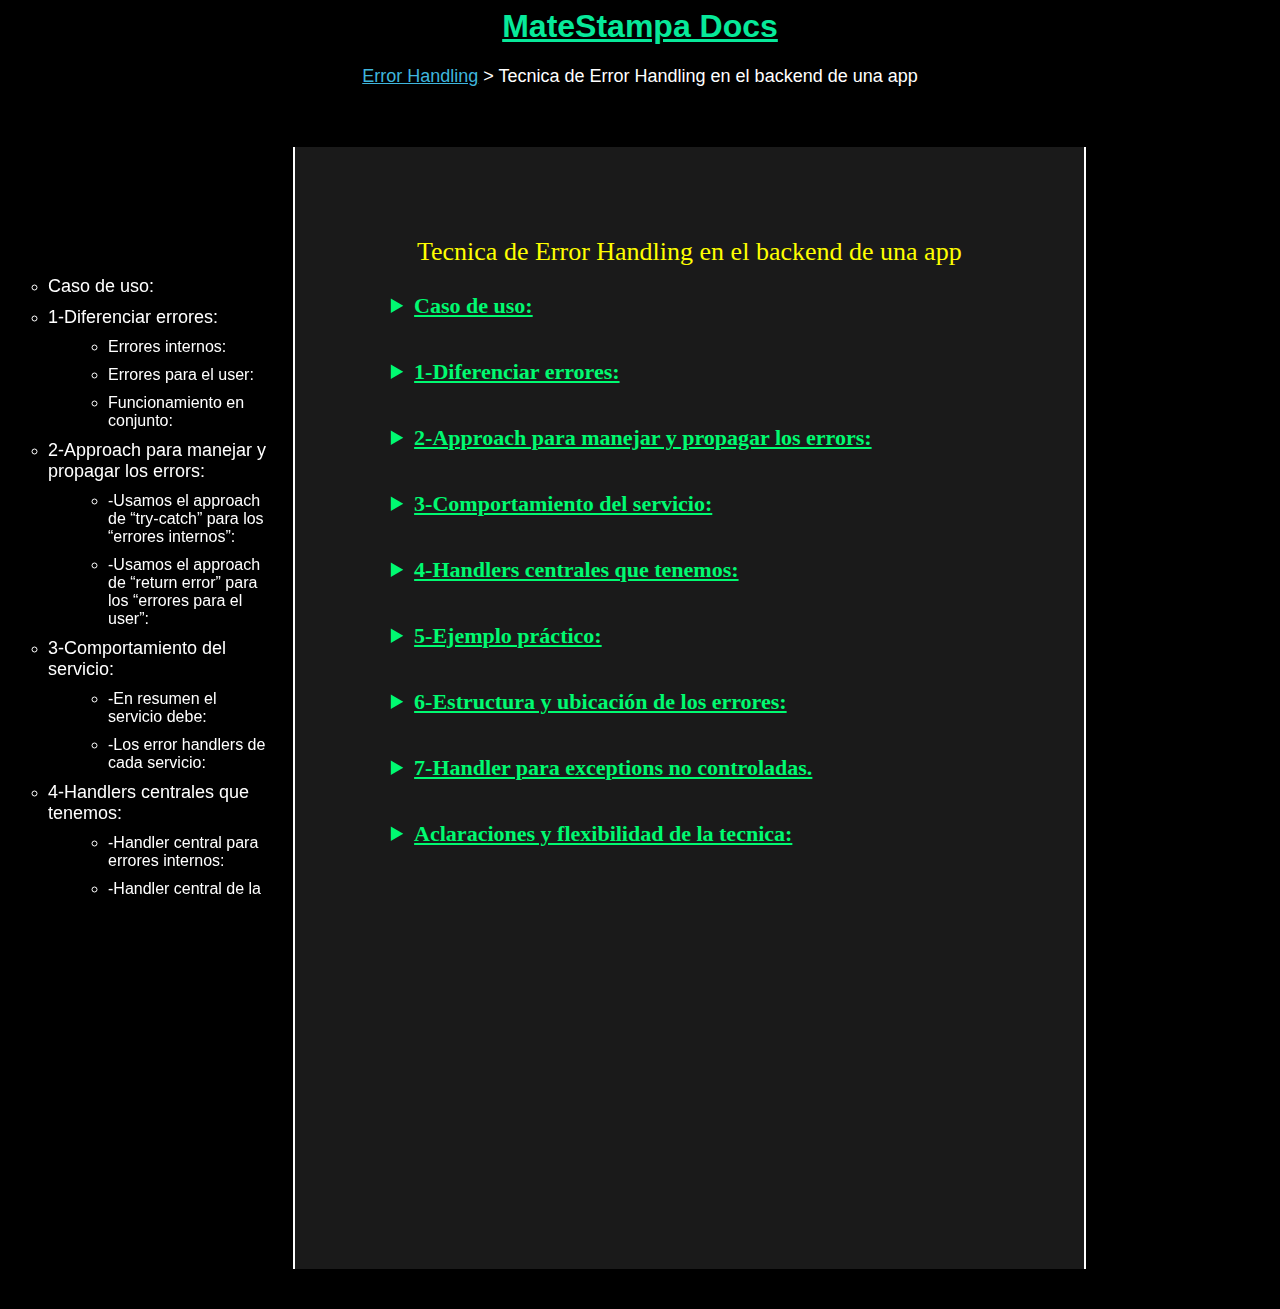
<file: src/docs/4-ErrHandling/TecnicaServer.html>
<html lang="en">

<head>
    <meta charset="UTF-8">
    <meta name="viewport" content="width=device-width, initial-scale=1.0">
    <link rel="stylesheet" href="../css/docPage.css">
    <link rel="stylesheet" href="../css/docs.css">
    <title>Tecnica de Error Handling en el backend de una app</title>
</head>

<body>
    <div id="main-title">
        <h1>MateStampa Docs</h1>
    </div>


    <div id="grupo-documento">
        <!-- Enlace al grupo -->
        <a id="grupo-enlace" href="../../Intros/4 error_handling.html">Error Handling</a>
        <!-- Separador ">" -->
        <span> &gt; </span>
        <!-- Enlace al documento -->
        <a>Tecnica de Error Handling en el backend de una app</a>
    </div>

    <div id="show-doc-container">
        <div id="indice"><ul class="indice"><li><a class="h1-ref" href="#Caso de uso:">Caso de uso:</a></li><li><a class="h1-ref" href="#1-Diferenciar errores:">1-Diferenciar errores:</a></li><ul class="nivel-h2"><li><a class="h2-ref" href="#Errores internos:">Errores internos:</a></li><li><a class="h2-ref" href="#Errores para el user:">Errores para el user:</a></li><li><a class="h2-ref" href="#Funcionamiento en conjunto:">Funcionamiento en conjunto:</a></li></ul><li><a class="h1-ref" href="#2-Approach para manejar y propagar los errors:">2-Approach para manejar y propagar los errors:</a></li><ul class="nivel-h2"><li><a class="h2-ref" href="#-Usamos el approach de “try-catch” para los “errores internos”:">-Usamos el approach de “try-catch” para los “errores internos”:</a></li><li><a class="h2-ref" href="#-Usamos el approach de “return error” para los “errores para el user”:">-Usamos el approach de “return error” para los “errores para el user”:</a></li></ul><li><a class="h1-ref" href="#3-Comportamiento del servicio:">3-Comportamiento del servicio:</a></li><ul class="nivel-h2"><li><a class="h2-ref" href="#-En resumen el servicio debe:">-En resumen el servicio debe:</a></li><li><a class="h2-ref" href="#-Los error handlers de cada servicio:">-Los error handlers de cada servicio:</a></li></ul><li><a class="h1-ref" href="#4-Handlers centrales que tenemos:">4-Handlers centrales que tenemos:</a></li><ul class="nivel-h2"><li><a class="h2-ref" href="#-Handler central para errores internos:">-Handler central para errores internos:</a></li><li><a class="h2-ref" href="#-Handler central de la api (o de erros para el user):">-Handler central de la api (o de erros para el user):</a></li></ul><li><a class="h1-ref" href="#5-Ejemplo práctico:">5-Ejemplo práctico:</a></li><li><a class="h1-ref" href="#6-Estructura y ubicación de los errores:">6-Estructura y ubicación de los errores:</a></li><ul class="nivel-h2"><li><a class="h2-ref" href="#-Internos:">-Internos:</a></li><li><a class="h2-ref" href="#-Para el user:">-Para el user:</a></li></ul><li><a class="h1-ref" href="#7-Handler para exceptions no controladas.">7-Handler para exceptions no controladas.</a></li><li><a class="h1-ref" href="#Aclaraciones y flexibilidad de la tecnica:">Aclaraciones y flexibilidad de la tecnica:</a></li></ul></div>

        <div id="contenedor-documento">
            <div id="documento"><div id="A" style="background-color: transparent; min-height: 1000px; width: 100%; padding-top: 20px; overflow: auto;"><style></style><section style="width: 793px; min-height: 1122px; padding: 96px; column-gap: 48px;"><p class=" Normal" style="margin-bottom: 10px; line-height: 107.917%; text-align: center;"><span class=" Fuentedeprrafopredeter" style="font-family: Calibri; color: rgb(255, 255, 0); font-size: 26px;">Tecnica</span><span class=" Fuentedeprrafopredeter" style="font-family: Calibri; color: rgb(255, 255, 0); font-size: 26px;"> de Error </span><span class=" Fuentedeprrafopredeter" style="font-family: Calibri; color: rgb(255, 255, 0); font-size: 26px;">Handling</span><span class=" Fuentedeprrafopredeter" style="font-family: Calibri; color: rgb(255, 255, 0); font-size: 26px;"> en el </span><span class=" Fuentedeprrafopredeter" style="font-family: Calibri; color: rgb(255, 255, 0); font-size: 26px;">backend</span><span class=" Fuentedeprrafopredeter" style="font-family: Calibri; color: rgb(255, 255, 0); font-size: 26px;"> de una </span><span class=" Fuentedeprrafopredeter" style="font-family: Calibri; color: rgb(255, 255, 0); font-size: 26px;">app</span></p><details class="display-section" id="Caso de uso:"><summary class="Ttulo1">Caso de uso:</summary><p class=" Normal"><span class=" Fuentedeprrafopredeter" style="color: rgb(255, 255, 255);">Proyectos cuya arquitectura es de tipo “MVC</span><span class=" Fuentedeprrafopredeter" style="color: rgb(255, 255, 255);">”,(</span><span class=" Fuentedeprrafopredeter" style="color: rgb(255, 255, 255);">pero sin la vista). Es </span><span class=" Fuentedeprrafopredeter" style="color: rgb(255, 255, 255);">decir</span><span class=" Fuentedeprrafopredeter" style="color: rgb(255, 255, 255);"> tenemos una ruta que llama a un "</span><span class=" Fuentedeprrafopredeter" style="color: rgb(255, 255, 255);">controller</span><span class=" Fuentedeprrafopredeter" style="color: rgb(255, 255, 255);">" y este llama a los servicios necesarios. Que a su vez tienen su propia lógica interna y esta, es de complejidad "media alta". </span><span class=" Fuentedeprrafopredeter" style="color: rgb(255, 255, 255);">Osea</span><span class=" Fuentedeprrafopredeter" style="color: rgb(255, 255, 255);"> que tienen varios "niveles hacia abajo", y cada uno puede tener sus distintos errores. Un claro ejemplo de esto sería una “API REST</span><span class=" Fuentedeprrafopredeter" style="color: rgb(255, 255, 255);">” ,</span><span class=" Fuentedeprrafopredeter" style="color: rgb(255, 255, 255);"> que sirve los datos al </span><span class=" Fuentedeprrafopredeter" style="color: rgb(255, 255, 255);">frontend</span><span class=" Fuentedeprrafopredeter" style="color: rgb(255, 255, 255);">, y contiene una lógica interna “compleja”.</span></p><p class=" Normal" style="margin-bottom: 10px; line-height: 107.917%;"></p></details><details class="display-section" id="1-Diferenciar errores:"><summary class="Ttulo1">1-Diferenciar errores:</summary><h2 class=" Normal Ttulo2" id="Errores internos:" style="margin-bottom: 10px; line-height: 107.917%;"><span class=" Fuentedeprrafopredeter" style="color: rgb(255, 192, 0);">Errores internos:</span></h2><p class=" Normal" style="margin-bottom: 10px; line-height: 107.917%;"><span class=" Fuentedeprrafopredeter" style="font-family: Calibri; color: rgb(255, 255, 255);">-Suceden por mecanismos o funciones dentro del </span><span class=" Fuentedeprrafopredeter" style="font-family: Calibri; color: rgb(255, 255, 255);">server</span><span class=" Fuentedeprrafopredeter" style="font-family: Calibri; color: rgb(255, 255, 255);"> y que los queremos usar para la propia lógica interna de la app. O también se pueden dar simplemente por fallas que ocurran.</span></p><p class=" Normal" style="margin-bottom: 10px; line-height: 107.917%;"><span class=" Fuentedeprrafopredeter" style="font-family: Calibri; color: rgb(255, 255, 255);">-</span><span class=" Fuentedeprrafopredeter" style="font-family: Calibri; color: rgb(255, 255, 255);">Osea</span><span class=" Fuentedeprrafopredeter" style="font-family: Calibri; color: rgb(255, 255, 255);"> estos no le importan al </span><span class=" Fuentedeprrafopredeter" style="font-family: Calibri; color: rgb(255, 255, 255);">user</span><span class=" Fuentedeprrafopredeter" style="font-family: Calibri; color: rgb(255, 255, 255);"> directamente. Pero a partir de estos, según el contexto, se pueden generan los errores para el </span><span class=" Fuentedeprrafopredeter" style="font-family: Calibri; color: rgb(255, 255, 255);">user</span><span class=" Fuentedeprrafopredeter" style="font-family: Calibri; color: rgb(255, 255, 255);">.</span></p><p class=" Normal" style="margin-bottom: 10px; line-height: 107.917%;"><span class=" Fuentedeprrafopredeter" style="font-family: Calibri; color: rgb(255, 255, 255);">-Puede haber algunos que corten el flujo de la </span><span class=" Fuentedeprrafopredeter" style="font-family: Calibri; color: rgb(255, 255, 255);">request</span><span class=" Fuentedeprrafopredeter" style="font-family: Calibri; color: rgb(255, 255, 255);">, y a partir de ellos se deba generar un error para el </span><span class=" Fuentedeprrafopredeter" style="font-family: Calibri; color: rgb(255, 255, 255);">user</span><span class=" Fuentedeprrafopredeter" style="font-family: Calibri; color: rgb(255, 255, 255);">. Y puede haber otros que no la corten, y sólo desencadenen otras acciones internas. (en este último caso, el </span><span class=" Fuentedeprrafopredeter" style="font-family: Calibri; color: rgb(255, 255, 255);">user</span><span class=" Fuentedeprrafopredeter" style="font-family: Calibri; color: rgb(255, 255, 255);"> sigue como si nada).</span></p><p class=" Normal" style="margin-bottom: 10px; line-height: 107.917%;"><span class=" Fuentedeprrafopredeter" style="font-family: Calibri; color: rgb(255, 255, 255);">-Ejemplos: falla en la base de datos, falla al hacer una </span><span class=" Fuentedeprrafopredeter" style="font-family: Calibri; color: rgb(255, 255, 255);">request</span><span class=" Fuentedeprrafopredeter" style="font-family: Calibri; color: rgb(255, 255, 255);"> a </span><span class=" Fuentedeprrafopredeter" style="font-family: Calibri; color: rgb(255, 255, 255);">otra api</span><span class=" Fuentedeprrafopredeter" style="font-family: Calibri; color: rgb(255, 255, 255);">, etc.</span></p><p class=" Normal" style="margin-bottom: 10px; line-height: 107.917%;"></p><h2 class=" Normal Ttulo2" id="Errores para el user:" style="margin-bottom: 10px; line-height: 107.917%;"><span class=" Fuentedeprrafopredeter" style="color: rgb(255, 192, 0);">Errores para el </span><span class=" Fuentedeprrafopredeter" style="color: rgb(255, 192, 0);">user</span><span class=" Fuentedeprrafopredeter" style="color: rgb(255, 192, 0);">:</span></h2><p class=" Normal" style="margin-bottom: 10px; line-height: 107.917%;"><span class=" Fuentedeprrafopredeter" style="font-family: Calibri; color: rgb(255, 255, 255);">-Son los que le importan al </span><span class=" Fuentedeprrafopredeter" style="font-family: Calibri; color: rgb(255, 255, 255);">user</span><span class=" Fuentedeprrafopredeter" style="font-family: Calibri; color: rgb(255, 255, 255);">. </span><span class=" Fuentedeprrafopredeter" style="font-family: Calibri; color: rgb(255, 255, 255);">Osea</span><span class=" Fuentedeprrafopredeter" style="font-family: Calibri; color: rgb(255, 255, 255);"> que se les pone </span><span class=" Fuentedeprrafopredeter" style="font-family: Calibri; color: rgb(255, 255, 255);">info</span><span class=" Fuentedeprrafopredeter" style="font-family: Calibri; color: rgb(255, 255, 255);">, que va a ser utilizada y enviada en la response.</span></p><p class=" Normal" style="margin-bottom: 10px; line-height: 107.917%;"><span class=" Fuentedeprrafopredeter" style="font-family: Calibri; color: rgb(255, 255, 255);">-Se pueden generar de forma directa, como por ejemplo un input incorrecto de datos. O pueden generarse a partir de un error interno, como por ejemplo la falla en la base de datos. (onda en este último caso se </span><span class=" Fuentedeprrafopredeter" style="font-family: Calibri; color: rgb(255, 255, 255);">handlea</span><span class=" Fuentedeprrafopredeter" style="font-family: Calibri; color: rgb(255, 255, 255);"> un error interno, y a partir de ese se genera el error para el </span><span class=" Fuentedeprrafopredeter" style="font-family: Calibri; color: rgb(255, 255, 255);">user</span><span class=" Fuentedeprrafopredeter" style="font-family: Calibri; color: rgb(255, 255, 255);">)</span></p><p class=" Normal" style="margin-bottom: 10px; line-height: 107.917%;"></p><h2 class=" Normal Ttulo2" id="Funcionamiento en conjunto:" style="margin-bottom: 10px; line-height: 107.917%;"><span class=" Fuentedeprrafopredeter" style="color: rgb(255, 192, 0);">Funcionamiento en conjunto:</span></h2><p class=" Normal" style="margin-bottom: 10px; line-height: 107.917%;"><span class=" Fuentedeprrafopredeter" style="font-family: Calibri; color: rgb(255, 255, 255);">-Los internos los </span><span class=" Fuentedeprrafopredeter" style="font-family: Calibri; color: rgb(255, 255, 255);">handleamos</span><span class=" Fuentedeprrafopredeter" style="font-family: Calibri; color: rgb(255, 255, 255);"> dentro de cada servicio. Y </span><span class=" Fuentedeprrafopredeter" style="font-family: Calibri; color: rgb(255, 255, 255);">segun</span><span class=" Fuentedeprrafopredeter" style="font-family: Calibri; color: rgb(255, 255, 255);"> cual interno y en que contexto devolvemos el error para el </span><span class=" Fuentedeprrafopredeter" style="font-family: Calibri; color: rgb(255, 255, 255);">user</span><span class=" Fuentedeprrafopredeter" style="font-family: Calibri; color: rgb(255, 255, 255);"> correspondiente, o ejecutamos la lógica necesaria, o ambas. </span></p><p class=" Normal" style="margin-bottom: 10px; line-height: 107.917%;"></p></details><details class="display-section" id="2-Approach para manejar y propagar los errors:"><summary class="Ttulo1">2-Approach para manejar y propagar los errors:</summary><h2 class=" Normal Ttulo2" id="-Usamos el approach de “try-catch” para los “errores internos”:" style="margin-bottom: 10px; line-height: 107.917%;"><span class=" Fuentedeprrafopredeter" style="color: rgb(255, 192, 0);">-Usamos el </span><span class=" Fuentedeprrafopredeter" style="color: rgb(255, 192, 0);">approach</span><span class=" Fuentedeprrafopredeter" style="color: rgb(255, 192, 0);"> de “try-catch” para los “errores internos”:</span></h2><p class=" Normal" style="margin-bottom: 10px; line-height: 107.917%;"><span class=" Fuentedeprrafopredeter" style="font-family: Calibri; color: rgb(255, 255, 255);">-Cada vez que tenemos un “error interno”, dentro de un servicio o en alguna de sus funciones más bajas, lo lanzamos con un “</span><span class=" Fuentedeprrafopredeter" style="font-family: Calibri; color: rgb(255, 255, 255);">throw</span><span class=" Fuentedeprrafopredeter" style="font-family: Calibri; color: rgb(255, 255, 255);">”.</span></p><p class=" Normal" style="margin-bottom: 10px; line-height: 107.917%;"><span class=" Fuentedeprrafopredeter" style="font-family: Calibri; color: rgb(255, 255, 255);">-Para identificarlo usamos las estructuras de try-catch y controlamos estos errores que se lancen.</span></p><p class=" Normal" style="margin-bottom: 10px; line-height: 107.917%;"><span class=" Fuentedeprrafopredeter" style="font-family: Calibri; color: rgb(255, 255, 255);">-Donde sepamos que puede llegar a haber un error y queremos hacer algo con él, ponemos el try-catch. Pero si hay error, y en el nivel o función que estamos no podemos hacer nada, simplemente no lo ponemos y dejamos que vaya hacia el nivel de arriba.</span></p><p class=" Normal" style="margin-bottom: 10px; line-height: 107.917%;"></p><h2 class=" Normal Ttulo2" id="-Usamos el approach de “return error” para los “errores para el user”:" style="margin-bottom: 10px; line-height: 107.917%;"><span class=" Fuentedeprrafopredeter" style="color: rgb(255, 192, 0);">-Usamos el </span><span class=" Fuentedeprrafopredeter" style="color: rgb(255, 192, 0);">approach</span><span class=" Fuentedeprrafopredeter" style="color: rgb(255, 192, 0);"> de “</span><span class=" Fuentedeprrafopredeter" style="color: rgb(255, 192, 0);">return</span><span class=" Fuentedeprrafopredeter" style="color: rgb(255, 192, 0);"> error” para los “errores para el </span><span class=" Fuentedeprrafopredeter" style="color: rgb(255, 192, 0);">user</span><span class=" Fuentedeprrafopredeter" style="color: rgb(255, 192, 0);">”:</span></h2><p class=" Normal" style="margin-bottom: 10px; line-height: 107.917%;"><span class=" Fuentedeprrafopredeter" style="font-family: Calibri; color: rgb(255, 255, 255);">-Cada vez que tenemos un “error para el </span><span class=" Fuentedeprrafopredeter" style="font-family: Calibri; color: rgb(255, 255, 255);">user</span><span class=" Fuentedeprrafopredeter" style="font-family: Calibri; color: rgb(255, 255, 255);">”, lo retornamos en un </span><span class=" Fuentedeprrafopredeter" style="font-family: Calibri; color: rgb(255, 255, 255);">obj</span><span class=" Fuentedeprrafopredeter" style="font-family: Calibri; color: rgb(255, 255, 255);"> {error, </span><span class=" Fuentedeprrafopredeter" style="font-family: Calibri; color: rgb(255, 255, 255);">data....</span><span class=" Fuentedeprrafopredeter" style="font-family: Calibri; color: rgb(255, 255, 255);">} , o simplemente lo retornamos. (Depende el lugar) </span></p><p class=" Normal" style="margin-bottom: 10px; line-height: 107.917%;"><span class=" Fuentedeprrafopredeter" style="font-family: Calibri; color: rgb(255, 255, 255);">-Para identificarlo hay que chequear que el </span><span class=" Fuentedeprrafopredeter" style="font-family: Calibri; color: rgb(255, 255, 255);">return</span><span class=" Fuentedeprrafopredeter" style="font-family: Calibri; color: rgb(255, 255, 255);"> de la función que llamamos contenga error.</span></p><p class=" Normal" style="margin-bottom: 10px; line-height: 107.917%;"></p></details><details class="display-section" id="3-Comportamiento del servicio:"><summary class="Ttulo1">3-Comportamiento del servicio:</summary><p class=" Normal" style="margin-bottom: 10px; line-height: 107.917%;"><span class=" Fuentedeprrafopredeter" style="font-family: Calibri; color: rgb(255, 255, 255);">-El servicio solo debería devolver al </span><span class=" Fuentedeprrafopredeter" style="font-family: Calibri; color: rgb(255, 255, 255);">controller</span><span class=" Fuentedeprrafopredeter" style="font-family: Calibri; color: rgb(255, 255, 255);">, un “error para el </span><span class=" Fuentedeprrafopredeter" style="font-family: Calibri; color: rgb(255, 255, 255);">user</span><span class=" Fuentedeprrafopredeter" style="font-family: Calibri; color: rgb(255, 255, 255);">”. </span><span class=" Fuentedeprrafopredeter" style="font-family: Calibri; color: rgb(255, 255, 255);">Osea</span><span class=" Fuentedeprrafopredeter" style="font-family: Calibri; color: rgb(255, 255, 255);"> si hay errores internos, que desencadenan otras cosas internas, eso debería </span><span class=" Fuentedeprrafopredeter" style="font-family: Calibri; color: rgb(255, 255, 255);">handlearse</span><span class=" Fuentedeprrafopredeter" style="font-family: Calibri; color: rgb(255, 255, 255);"> con un </span><span class=" Fuentedeprrafopredeter" style="font-family: Calibri; color: rgb(255, 255, 255);">handler</span><span class=" Fuentedeprrafopredeter" style="font-family: Calibri; color: rgb(255, 255, 255);"> propio del </span><span class=" Fuentedeprrafopredeter" style="font-family: Calibri; color: rgb(255, 255, 255);">servico</span><span class=" Fuentedeprrafopredeter" style="font-family: Calibri; color: rgb(255, 255, 255);"> y hacer su propia lógica.</span></p><p class=" Normal" style="margin-bottom: 10px; line-height: 107.917%;"><span class=" Fuentedeprrafopredeter" style="font-family: Calibri; color: rgb(255, 255, 255);">-Es </span><span class=" Fuentedeprrafopredeter" style="font-family: Calibri; color: rgb(255, 255, 255);">decir,  del</span><span class=" Fuentedeprrafopredeter" style="font-family: Calibri; color: rgb(255, 255, 255);"> servicio </span><span class=" Fuentedeprrafopredeter" style="font-family: Calibri; color: rgb(255, 255, 255); background-color: magenta;">SOLO DEBERÍAN SALIR ERRORES PARA EL USER</span><span class=" Fuentedeprrafopredeter" style="font-family: Calibri; color: rgb(255, 255, 255);">. Los internos que sucedan </span><span class=" Fuentedeprrafopredeter" style="font-family: Calibri; color: rgb(255, 255, 255);">allí,</span><span class=" Fuentedeprrafopredeter" style="font-family: Calibri; color: rgb(255, 255, 255);"> deben quedarse allí, y que cada servicio los </span><span class=" Fuentedeprrafopredeter" style="font-family: Calibri; color: rgb(255, 255, 255);">handlee</span><span class=" Fuentedeprrafopredeter" style="font-family: Calibri; color: rgb(255, 255, 255);"> como quiera.</span></p><h2 class=" Normal Ttulo2" id="-En resumen el servicio debe:" style="margin-bottom: 10px; line-height: 107.917%;"><span class=" Fuentedeprrafopredeter" style="color: rgb(255, 192, 0);">-En </span><span class=" Fuentedeprrafopredeter" style="color: rgb(255, 192, 0);">resumen</span><span class=" Fuentedeprrafopredeter" style="color: rgb(255, 192, 0);"> el servicio debe:</span></h2><p class=" Normal" style="margin-bottom: 10px; line-height: 107.917%;"><span class=" Fuentedeprrafopredeter" style="font-family: Calibri; color: rgb(255, 255, 255);">     -Tener su propio </span><span class=" Fuentedeprrafopredeter" style="font-family: Calibri; color: rgb(255, 255, 255);">handler</span><span class=" Fuentedeprrafopredeter" style="font-family: Calibri; color: rgb(255, 255, 255);"> para </span><span class=" Fuentedeprrafopredeter" style="font-family: Calibri; color: rgb(255, 255, 255);">errors</span><span class=" Fuentedeprrafopredeter" style="font-family: Calibri; color: rgb(255, 255, 255);"> internos.</span></p><p class=" Normal" style="margin-bottom: 10px; line-height: 107.917%;"><span class=" Fuentedeprrafopredeter" style="font-family: Calibri; color: rgb(255, 255, 255);">     -Siempre que devuelva un error directo hacia el </span><span class=" Fuentedeprrafopredeter" style="font-family: Calibri; color: rgb(255, 255, 255);">controller</span><span class=" Fuentedeprrafopredeter" style="font-family: Calibri; color: rgb(255, 255, 255);">, debe ser apropiado para el </span><span class=" Fuentedeprrafopredeter" style="font-family: Calibri; color: rgb(255, 255, 255);">user</span><span class=" Fuentedeprrafopredeter" style="font-family: Calibri; color: rgb(255, 255, 255);">.</span></p><p class=" Normal" style="margin-bottom: 10px; line-height: 107.917%;"><span class=" Fuentedeprrafopredeter" style="font-family: Calibri; color: rgb(255, 255, 255);">     -El </span><span class=" Fuentedeprrafopredeter" style="font-family: Calibri; color: rgb(255, 255, 255);">return</span><span class=" Fuentedeprrafopredeter" style="font-family: Calibri; color: rgb(255, 255, 255);"> al </span><span class=" Fuentedeprrafopredeter" style="font-family: Calibri; color: rgb(255, 255, 255);">controller</span><span class=" Fuentedeprrafopredeter" style="font-family: Calibri; color: rgb(255, 255, 255);"> debe ser en formato </span><span class=" Fuentedeprrafopredeter" style="font-family: Calibri; color: rgb(255, 255, 255);">obj</span><span class=" Fuentedeprrafopredeter" style="font-family: Calibri; color: rgb(255, 255, 255);"> {</span><span class=" Fuentedeprrafopredeter" style="font-family: Calibri; color: rgb(255, 255, 255);">error ,</span><span class=" Fuentedeprrafopredeter" style="font-family: Calibri; color: rgb(255, 255, 255);"> data}</span></p><h2 class=" Normal Ttulo2" id="-Los error handlers de cada servicio:" style="margin-bottom: 10px; line-height: 107.917%;"><span class=" Fuentedeprrafopredeter" style="color: rgb(255, 192, 0);">-</span><span class=" Fuentedeprrafopredeter" style="color: rgb(255, 192, 0);">Los error</span><span class=" Fuentedeprrafopredeter" style="color: rgb(255, 192, 0);"> </span><span class=" Fuentedeprrafopredeter" style="color: rgb(255, 192, 0);">handlers</span><span class=" Fuentedeprrafopredeter" style="color: rgb(255, 192, 0);"> de cada servicio:</span></h2><p class=" Normal" style="margin-bottom: 10px; line-height: 107.917%; margin-left: 13px;"><span class=" Fuentedeprrafopredeter" style="font-family: Calibri; color: rgb(255, 255, 255);">-Reciben un error interno, y decide si devuelven un error para el </span><span class=" Fuentedeprrafopredeter" style="font-family: Calibri; color: rgb(255, 255, 255);">user</span><span class=" Fuentedeprrafopredeter" style="font-family: Calibri; color: rgb(255, 255, 255);">, se ejecutan otras acciones, o se manda al </span><span class=" Fuentedeprrafopredeter" style="font-family: Calibri; color: rgb(255, 255, 255);">handler</span><span class=" Fuentedeprrafopredeter" style="font-family: Calibri; color: rgb(255, 255, 255);"> central interno.</span></p><p class=" Normal" style="margin-bottom: 10px; line-height: 107.917%; margin-left: 13px;"><span class=" Fuentedeprrafopredeter" style="font-family: Calibri; color: rgb(255, 255, 255);">-Deben estar en el nivel más alto del servicio, ya que se supone que es donde está todo el contexto necesario para que el error contenga un buen mensaje, en caso de ser </span><span class=" Fuentedeprrafopredeter" style="font-family: Calibri; color: rgb(255, 255, 255);">logeado</span><span class=" Fuentedeprrafopredeter" style="font-family: Calibri; color: rgb(255, 255, 255);">.</span></p><p class=" Normal" style="margin-bottom: 10px; line-height: 107.917%; margin-left: 13px;"><span class=" Fuentedeprrafopredeter" style="font-family: Calibri; color: rgb(255, 255, 255);">-Deben importar </span><span class=" Fuentedeprrafopredeter" style="font-family: Calibri; color: rgb(255, 255, 255);">los  </span><span class=" Fuentedeprrafopredeter" style="font-family: Calibri; color: rgb(255, 255, 255);">errors</span><span class=" Fuentedeprrafopredeter" style="font-family: Calibri; color: rgb(255, 255, 255);"> de todas las cosas que use el servicio, que puedan tirarle un error al mismo.  Para así poder identificar cada uno.   </span></p><p class=" Normal" style="margin-bottom: 10px; line-height: 107.917%;"></p></details><details class="display-section" id="4-Handlers centrales que tenemos:"><summary class="Ttulo1">4-Handlers centrales que tenemos:</summary><p class=" Normal" style="margin-bottom: 10px; line-height: 107.917%;"><span class=" Fuentedeprrafopredeter" style="font-family: Calibri; color: rgb(255, 255, 255);">Tenemos 2; y ambos son funciones:</span></p><h2 class=" Normal Ttulo2" id="-Handler central para errores internos:" style="margin-bottom: 10px; line-height: 107.917%;"><span class=" Fuentedeprrafopredeter" style="color: rgb(255, 192, 0);">-</span><span class=" Fuentedeprrafopredeter" style="color: rgb(255, 192, 0);">Handler</span><span class=" Fuentedeprrafopredeter" style="color: rgb(255, 192, 0);"> central para errores internos:</span></h2><p class=" Normal" style="margin-bottom: 10px; line-height: 107.917%;"><span class=" Fuentedeprrafopredeter" style="font-family: Calibri; color: rgb(255, 255, 255);">-Cuando los servicios </span><span class=" Fuentedeprrafopredeter" style="font-family: Calibri; color: rgb(255, 255, 255);">handlean</span><span class=" Fuentedeprrafopredeter" style="font-family: Calibri; color: rgb(255, 255, 255);"> un error interno en su propio </span><span class=" Fuentedeprrafopredeter" style="font-family: Calibri; color: rgb(255, 255, 255);">handler</span><span class=" Fuentedeprrafopredeter" style="font-family: Calibri; color: rgb(255, 255, 255);">, pueden optar por mandarlo a este “</span><span class=" Fuentedeprrafopredeter" style="font-family: Calibri; color: rgb(255, 255, 255);">handler</span><span class=" Fuentedeprrafopredeter" style="font-family: Calibri; color: rgb(255, 255, 255);"> central”.</span></p><p class=" Normal" style="margin-bottom: 10px; line-height: 107.917%;"><span class=" Fuentedeprrafopredeter" style="font-family: Calibri; color: rgb(255, 255, 255);">-Su función es </span><span class=" Fuentedeprrafopredeter" style="font-family: Calibri; color: rgb(255, 255, 255);">logearlos</span><span class=" Fuentedeprrafopredeter" style="font-family: Calibri; color: rgb(255, 255, 255);"> de forma apropiada, y también puede llegar a tirar o bloquear la </span><span class=" Fuentedeprrafopredeter" style="font-family: Calibri; color: rgb(255, 255, 255);">app</span><span class=" Fuentedeprrafopredeter" style="font-family: Calibri; color: rgb(255, 255, 255);"> si detecta que el error es </span><span class=" Fuentedeprrafopredeter" style="font-family: Calibri; color: rgb(255, 255, 255);">critico</span><span class=" Fuentedeprrafopredeter" style="font-family: Calibri; color: rgb(255, 255, 255);">.</span></p><p class=" Normal" style="margin-bottom: 10px; line-height: 107.917%;"><span class=" Fuentedeprrafopredeter" style="font-family: Calibri; color: rgb(255, 255, 255);">-También se usa para los </span><span class=" Fuentedeprrafopredeter" style="font-family: Calibri; color: rgb(255, 255, 255);">errors</span><span class=" Fuentedeprrafopredeter" style="font-family: Calibri; color: rgb(255, 255, 255);"> o </span><span class=" Fuentedeprrafopredeter" style="font-family: Calibri; color: rgb(255, 255, 255);">excepciones no controlados</span><span class=" Fuentedeprrafopredeter" style="font-family: Calibri; color: rgb(255, 255, 255);">.</span></p><p class=" Normal" style="margin-bottom: 10px; line-height: 107.917%;"></p><h2 class=" Normal Ttulo2" id="-Handler central de la api (o de erros para el user):" style="margin-bottom: 10px; line-height: 107.917%;"><span class=" Fuentedeprrafopredeter" style="color: rgb(255, 192, 0);">-</span><span class=" Fuentedeprrafopredeter" style="color: rgb(255, 192, 0);">Handler</span><span class=" Fuentedeprrafopredeter" style="color: rgb(255, 192, 0);"> central </span><span class=" Fuentedeprrafopredeter" style="color: rgb(255, 192, 0);">de la api</span><span class=" Fuentedeprrafopredeter" style="color: rgb(255, 192, 0);"> (o de erros para el </span><span class=" Fuentedeprrafopredeter" style="color: rgb(255, 192, 0);">user</span><span class=" Fuentedeprrafopredeter" style="color: rgb(255, 192, 0);">):</span></h2><p class=" Normal" style="margin-bottom: 10px; line-height: 107.917%;"><span class=" Fuentedeprrafopredeter" style="font-family: Calibri; color: rgb(255, 255, 255);">-Cada vez que el </span><span class=" Fuentedeprrafopredeter" style="font-family: Calibri; color: rgb(255, 255, 255);">controller</span><span class=" Fuentedeprrafopredeter" style="font-family: Calibri; color: rgb(255, 255, 255);"> detecte un error (</span><span class=" Fuentedeprrafopredeter" style="font-family: Calibri; color: rgb(255, 255, 255);">osea</span><span class=" Fuentedeprrafopredeter" style="font-family: Calibri; color: rgb(255, 255, 255);"> que va a ser uno para el </span><span class=" Fuentedeprrafopredeter" style="font-family: Calibri; color: rgb(255, 255, 255);">user</span><span class=" Fuentedeprrafopredeter" style="font-family: Calibri; color: rgb(255, 255, 255);"> si o </span><span class=" Fuentedeprrafopredeter" style="font-family: Calibri; color: rgb(255, 255, 255);">si</span><span class=" Fuentedeprrafopredeter" style="font-family: Calibri; color: rgb(255, 255, 255);">), va a pasárselo a este </span><span class=" Fuentedeprrafopredeter" style="font-family: Calibri; color: rgb(255, 255, 255);">handler</span><span class=" Fuentedeprrafopredeter" style="font-family: Calibri; color: rgb(255, 255, 255);">. También se lo puede llamar desde un middleware o cosas así (</span><span class=" Fuentedeprrafopredeter" style="font-family: Calibri; color: rgb(255, 255, 255);">ej</span><span class=" Fuentedeprrafopredeter" style="font-family: Calibri; color: rgb(255, 255, 255);"> el middleware que chequea la sesión).</span></p><p class=" Normal" style="margin-bottom: 10px; line-height: 107.917%;"><span class=" Fuentedeprrafopredeter" style="font-family: Calibri; color: rgb(255, 255, 255);">-Su función es devolver la response con el error bien formateado, el código de </span><span class=" Fuentedeprrafopredeter" style="font-family: Calibri; color: rgb(255, 255, 255);">status</span><span class=" Fuentedeprrafopredeter" style="font-family: Calibri; color: rgb(255, 255, 255);">, etc.</span></p><p class=" Normal" style="margin-bottom: 10px; line-height: 107.917%;"></p></details><details class="display-section" id="5-Ejemplo práctico:"><summary class="Ttulo1">5-Ejemplo práctico:</summary><p class=" Normal" style="margin-bottom: 10px; line-height: 107.917%;"><span class=" Fuentedeprrafopredeter" style="font-family: Calibri; color: rgb(255, 255, 255);">Ver </span><span class=" Fuentedeprrafopredeter" style="font-family: Calibri; color: rgb(255, 255, 255);">codigo</span><span class=" Fuentedeprrafopredeter" style="font-family: Calibri; color: rgb(255, 255, 255);">:</span><span class=" Fuentedeprrafopredeter" style="color: rgb(255, 255, 255);"> </span><i id="_mq5hbhp42837"></i></p><p class=" Normal" style="margin-bottom: 10px; line-height: 107.917%;"><a href="https://github.com/Matestampa/Error-Handling-technique-example"><span class=" Fuentedeprrafopredeter Hipervnculo">https://github.com/Matestampa/Error-Handling-technique-example</span></a></p><p class=" Normal" style="margin-bottom: 10px; line-height: 107.917%;"></p><p class=" Normal"></p><p class=" Normal"></p><p class=" Normal"></p><p class=" Normal"></p><p class=" Normal" style="margin-bottom: 10px; line-height: 107.917%;"></p><p class=" Normal" style="margin-bottom: 10px; line-height: 107.917%;"></p><p class=" Normal" style="margin-bottom: 10px; line-height: 107.917%;"></p><p class=" Normal" style="margin-bottom: 10px; line-height: 107.917%;"></p><p class=" Normal" style="margin-bottom: 10px; line-height: 107.917%;"><span class=" Fuentedeprrafopredeter" style="font-family: Calibri; color: rgb(255, 255, 255);">IMG</span></p><p class=" Normal" style="margin-bottom: 10px; line-height: 107.917%;"><span class=" Fuentedeprrafopredeter" style="font-family: Calibri; color: rgb(0, 254, 115); font-size: 21px;"><img src="../../public/img/4 Err Handling/tecnica-errHandling-appBackend-ej-practico.png" style="width: 307px; height: 447px; margin: 12px;"></span></p><p class=" Normal" style="margin-bottom: 10px; line-height: 107.917%;"></p><h4 class=" Normal Ttulo4" style="margin-bottom: 10px;"></h4><h4 class=" Normal Ttulo4" style="margin-bottom: 10px;"></h4></details><details class="display-section" id="6-Estructura y ubicación de los errores:"><summary class="Ttulo1">6-Estructura y ubicación de los errores:</summary><p class=" Normal" style="margin-bottom: 10px; line-height: 107.917%;"><span class=" Fuentedeprrafopredeter" style="font-family: Calibri; color: rgb(255, 255, 255);">Deben ser clases que hereden de la clase global “Error”. </span></p><p class=" Normal" style="margin-bottom: 10px; line-height: 107.917%;"><span class=" Fuentedeprrafopredeter" style="font-family: Calibri; color: rgb(255, 255, 255);">-Al ser clases, el </span><span class=" Fuentedeprrafopredeter" style="font-family: Calibri; color: rgb(255, 255, 255);">handler</span><span class=" Fuentedeprrafopredeter" style="font-family: Calibri; color: rgb(255, 255, 255);"> que los agarre puede identificar cada uno con “</span><span class=" Fuentedeprrafopredeter" style="font-family: Calibri; color: rgb(255, 255, 255);">instanceof</span><span class=" Fuentedeprrafopredeter" style="font-family: Calibri; color: rgb(255, 255, 255);">”.</span></p><p class=" Normal" style="margin-bottom: 10px; line-height: 107.917%;"><span class=" Fuentedeprrafopredeter" style="font-family: Calibri; color: rgb(255, 255, 255);">-Y al heredar del “Error” global, tienen las capacidades de usarse con “</span><span class=" Fuentedeprrafopredeter" style="font-family: Calibri; color: rgb(255, 255, 255);">throw</span><span class=" Fuentedeprrafopredeter" style="font-family: Calibri; color: rgb(255, 255, 255);">” y de “</span><span class=" Fuentedeprrafopredeter" style="font-family: Calibri; color: rgb(255, 255, 255);">trackear</span><span class=" Fuentedeprrafopredeter" style="font-family: Calibri; color: rgb(255, 255, 255);">” el lugar exacto del error en caso de necesitarlo.</span></p><p class=" Normal" style="margin-bottom: 10px; line-height: 107.917%;"></p><h2 class=" Normal Ttulo2" id="-Internos:" style="margin-bottom: 10px; line-height: 107.917%;"><span class=" Fuentedeprrafopredeter" style="color: rgb(255, 192, 0);">-Internos:</span></h2><h3 class=" Normal Ttulo3" id="_c0c6oc2fyvko" style="margin-bottom: 10px; line-height: 107.917%;"><span class=" Fuentedeprrafopredeter" style="color: rgb(0, 176, 240);">Clase base:</span><span class=" Fuentedeprrafopredeter" style="color: rgb(255, 255, 255);"> </span><span class=" Fuentedeprrafopredeter" style="color: rgb(255, 255, 255);">InternalError</span><span class=" Fuentedeprrafopredeter" style="color: rgb(255, 255, 255);"> (extiende de Error)</span></h3><h3 class=" Normal Ttulo3" id="_h7mvmwk9ziz6" style="margin-bottom: 10px; line-height: 107.917%;"><span class=" Fuentedeprrafopredeter" style="color: rgb(0, 176, 240);">Estructura de la clase:</span></h3><p class=" Normal" style="margin-bottom: 10px; line-height: 107.917%;"><span class=" Fuentedeprrafopredeter" style="font-family: Calibri; color: rgb(255, 255, 0);">-</span><span class=" Fuentedeprrafopredeter" style="font-family: Calibri; color: rgb(255, 255, 0);">Params</span><span class=" Fuentedeprrafopredeter" style="font-family: Calibri; color: rgb(255, 255, 0);">:</span></p><p class=" Normal" style="margin-bottom: 10px; line-height: 107.917%;"><span class=" Fuentedeprrafopredeter" style="font-family: Calibri; color: rgb(255, 255, 255);">        -mensaje, </span><span class=" Fuentedeprrafopredeter" style="font-family: Calibri; color: rgb(255, 255, 255);">attachedError</span><span class=" Fuentedeprrafopredeter" style="font-family: Calibri; color: rgb(255, 255, 255);"> (por si queremos poner el error original que lo causó)</span></p><p class=" Normal" style="margin-bottom: 10px; line-height: 107.917%;"><span class=" Fuentedeprrafopredeter" style="font-family: Calibri; color: rgb(255, 255, 0);">-</span><span class=" Fuentedeprrafopredeter" style="font-family: Calibri; color: rgb(255, 255, 0);">Attrs</span><span class=" Fuentedeprrafopredeter" style="font-family: Calibri; color: rgb(255, 255, 0);"> personalizables obligatorios para cada </span><span class=" Fuentedeprrafopredeter" style="font-family: Calibri; color: rgb(255, 255, 0);">implementacion</span><span class=" Fuentedeprrafopredeter" style="font-family: Calibri; color: rgb(255, 255, 0);">:</span></p><p class=" Normal" style="margin-bottom: 10px; line-height: 107.917%;"><span class=" Fuentedeprrafopredeter" style="font-family: Calibri; color: rgb(255, 255, 255);">        -mensaje default, </span><span class=" Fuentedeprrafopredeter" style="font-family: Calibri; color: rgb(255, 255, 255);">critic</span></p><h3 class=" Normal Ttulo3" id="_1hnr078t9sp8" style="margin-bottom: 10px; line-height: 107.917%;"><span class=" Fuentedeprrafopredeter" style="color: rgb(0, 176, 240);">Ubicación: </span></h3><p class=" Normal" style="margin-bottom: 10px; line-height: 107.917%;"><span class=" Fuentedeprrafopredeter" style="font-family: Calibri; color: rgb(255, 255, 255);">-La clase base estará en el mismo archivo que el “</span><span class=" Fuentedeprrafopredeter" style="font-family: Calibri; color: rgb(255, 255, 255);">handler</span><span class=" Fuentedeprrafopredeter" style="font-family: Calibri; color: rgb(255, 255, 255);"> central interno”.</span></p><p class=" Normal" style="margin-bottom: 10px; line-height: 107.917%;"><span class=" Fuentedeprrafopredeter" style="font-family: Calibri; color: rgb(255, 255, 255);">-Las implementaciones estarán en el “</span><span class=" Fuentedeprrafopredeter" style="font-family: Calibri; color: rgb(255, 255, 255);">error_handler</span><span class=" Fuentedeprrafopredeter" style="font-family: Calibri; color: rgb(255, 255, 255);">” de cada </span><span class=" Fuentedeprrafopredeter" style="font-family: Calibri; color: rgb(255, 255, 255);">service</span><span class=" Fuentedeprrafopredeter" style="font-family: Calibri; color: rgb(255, 255, 255);">. A su vez si el </span><span class=" Fuentedeprrafopredeter" style="font-family: Calibri; color: rgb(255, 255, 255);">service</span><span class=" Fuentedeprrafopredeter" style="font-family: Calibri; color: rgb(255, 255, 255);"> se compone de otras </span><span class=" Fuentedeprrafopredeter" style="font-family: Calibri; color: rgb(255, 255, 255);">features</span><span class=" Fuentedeprrafopredeter" style="font-family: Calibri; color: rgb(255, 255, 255);">; estas tendrán sus </span><span class=" Fuentedeprrafopredeter" style="font-family: Calibri; color: rgb(255, 255, 255);">errors</span><span class=" Fuentedeprrafopredeter" style="font-family: Calibri; color: rgb(255, 255, 255);"> con ellas </span><span class=" Fuentedeprrafopredeter" style="font-family: Calibri; color: rgb(255, 255, 255);">tmb</span><span class=" Fuentedeprrafopredeter" style="font-family: Calibri; color: rgb(255, 255, 255);">. //El </span><span class=" Fuentedeprrafopredeter" style="font-family: Calibri; color: rgb(255, 255, 255);">error_handler</span><span class=" Fuentedeprrafopredeter" style="font-family: Calibri; color: rgb(255, 255, 255);"> propio del </span><span class=" Fuentedeprrafopredeter" style="font-family: Calibri; color: rgb(255, 255, 255);">service</span><span class=" Fuentedeprrafopredeter" style="font-family: Calibri; color: rgb(255, 255, 255);"> debería importar todos los </span><span class=" Fuentedeprrafopredeter" style="font-family: Calibri; color: rgb(255, 255, 255);">errors</span><span class=" Fuentedeprrafopredeter" style="font-family: Calibri; color: rgb(255, 255, 255);"> que considere que va a detectar.</span></p><p class=" Normal" style="margin-bottom: 10px; line-height: 107.917%;"></p><h2 class=" Normal Ttulo2" id="-Para el user:" style="margin-bottom: 10px; line-height: 107.917%;"><span class=" Fuentedeprrafopredeter" style="color: rgb(255, 192, 0);">-Para el </span><span class=" Fuentedeprrafopredeter" style="color: rgb(255, 192, 0);">user</span><span class=" Fuentedeprrafopredeter" style="color: rgb(255, 192, 0);">:</span></h2><h3 class=" Normal Ttulo3" id="_bwss8mynzje2" style="margin-bottom: 10px; line-height: 107.917%;"><span class=" Fuentedeprrafopredeter" style="color: rgb(0, 176, 240);">Clase Base: </span><span class=" Fuentedeprrafopredeter" style="color: rgb(255, 255, 255);">Error4User (extiende de Error)</span></h3><h3 class=" Normal Ttulo3" id="_k83p9qgegi2d" style="margin-bottom: 10px; line-height: 107.917%;"><span class=" Fuentedeprrafopredeter" style="color: rgb(0, 176, 240);">Estructura de la clase:</span></h3><p class=" Normal" style="margin-bottom: 10px; line-height: 107.917%;"><span class=" Fuentedeprrafopredeter" style="font-family: Calibri; color: rgb(255, 255, 0);">-</span><span class=" Fuentedeprrafopredeter" style="font-family: Calibri; color: rgb(255, 255, 0);">Params</span><span class=" Fuentedeprrafopredeter" style="font-family: Calibri; color: rgb(255, 255, 0);">:</span></p><p class=" Normal" style="margin-bottom: 10px; line-height: 107.917%;"><span class=" Fuentedeprrafopredeter" style="font-family: Calibri; color: rgb(255, 255, 255);">      -mensaje, data</span></p><p class=" Normal" style="margin-bottom: 10px; line-height: 107.917%; margin-left: 47px;"><span class=" Fuentedeprrafopredeter" style="font-family: Calibri; color: rgb(255, 255, 0);">-</span><span class=" Fuentedeprrafopredeter" style="font-family: Calibri; color: rgb(255, 255, 0);">Attrs</span><span class=" Fuentedeprrafopredeter" style="font-family: Calibri; color: rgb(255, 255, 0);"> personalizables obligatorios para cada implementación:</span></p><p class=" Normal" style="margin-bottom: 10px; line-height: 107.917%;"><span class=" Fuentedeprrafopredeter" style="font-family: Calibri; color: rgb(255, 255, 255);">      -mensaje default, nombre/</span><span class=" Fuentedeprrafopredeter" style="font-family: Calibri; color: rgb(255, 255, 255);">type</span><span class=" Fuentedeprrafopredeter" style="font-family: Calibri; color: rgb(255, 255, 255);">, </span><span class=" Fuentedeprrafopredeter" style="font-family: Calibri; color: rgb(255, 255, 255);">status</span><span class=" Fuentedeprrafopredeter" style="font-family: Calibri; color: rgb(255, 255, 255);">_code</span><span class=" Fuentedeprrafopredeter" style="font-family: Calibri; color: rgb(255, 255, 255);">.</span></p><h3 class=" Normal Ttulo3" id="_9x0g0k962hnz" style="margin-bottom: 10px; line-height: 107.917%;"><span class=" Fuentedeprrafopredeter" style="color: rgb(0, 176, 240);">Ubicación: </span></h3><p class=" Normal" style="margin-bottom: 10px; line-height: 107.917%;"><span class=" Fuentedeprrafopredeter" style="font-family: Calibri; color: rgb(255, 255, 255);">-La clase base estará en el mismo archivo que el “</span><span class=" Fuentedeprrafopredeter" style="font-family: Calibri; color: rgb(255, 255, 255);">handler</span><span class=" Fuentedeprrafopredeter" style="font-family: Calibri; color: rgb(255, 255, 255);"> central </span><span class=" Fuentedeprrafopredeter" style="font-family: Calibri; color: rgb(255, 255, 255);">de la api</span><span class=" Fuentedeprrafopredeter" style="font-family: Calibri; color: rgb(255, 255, 255);">”</span></p><p class=" Normal" style="margin-bottom: 10px; line-height: 107.917%;"><span class=" Fuentedeprrafopredeter" style="font-family: Calibri; color: rgb(255, 255, 255);">-Las implementaciones pueden estar en el mismo archivo también o en uno aparte, pero que mantenga cercanía. Los </span><span class=" Fuentedeprrafopredeter" style="font-family: Calibri; color: rgb(255, 255, 255);">services</span><span class=" Fuentedeprrafopredeter" style="font-family: Calibri; color: rgb(255, 255, 255);"> deberían importarlos, para poder lanzar un error para el </span><span class=" Fuentedeprrafopredeter" style="font-family: Calibri; color: rgb(255, 255, 255);">user</span><span class=" Fuentedeprrafopredeter" style="font-family: Calibri; color: rgb(255, 255, 255);"> si es necesario.</span></p><p class=" Normal" style="margin-bottom: 10px; line-height: 107.917%;"></p></details><details class="display-section" id="7-Handler para exceptions no controladas."><summary class="Ttulo1">7-Handler para exceptions no controladas.</summary><p class=" Normal" style="margin-bottom: 10px; line-height: 107.917%;"><span class=" Fuentedeprrafopredeter" style="font-family: Calibri; color: rgb(255, 255, 255);">Es como un “</span><span class=" Fuentedeprrafopredeter" style="font-family: Calibri; color: rgb(255, 255, 255);">listener</span><span class=" Fuentedeprrafopredeter" style="font-family: Calibri; color: rgb(255, 255, 255);">” que se activa de forma global en la </span><span class=" Fuentedeprrafopredeter" style="font-family: Calibri; color: rgb(255, 255, 255);">app</span><span class=" Fuentedeprrafopredeter" style="font-family: Calibri; color: rgb(255, 255, 255);">, y se encarga de </span><span class=" Fuentedeprrafopredeter" style="font-family: Calibri; color: rgb(255, 255, 255);">catchear</span><span class=" Fuentedeprrafopredeter" style="font-family: Calibri; color: rgb(255, 255, 255);"> todos esos </span><span class=" Fuentedeprrafopredeter" style="font-family: Calibri; color: rgb(255, 255, 255);">errors</span><span class=" Fuentedeprrafopredeter" style="font-family: Calibri; color: rgb(255, 255, 255);"> inesperados, que no pudimos </span><span class=" Fuentedeprrafopredeter" style="font-family: Calibri; color: rgb(255, 255, 255);">catchear</span><span class=" Fuentedeprrafopredeter" style="font-family: Calibri; color: rgb(255, 255, 255);"> “manualmente” en el código. Una vez que los </span><span class=" Fuentedeprrafopredeter" style="font-family: Calibri; color: rgb(255, 255, 255);">catchea</span><span class=" Fuentedeprrafopredeter" style="font-family: Calibri; color: rgb(255, 255, 255);">, debería mandar un error interno (que contenga el error original), al </span><span class=" Fuentedeprrafopredeter" style="font-family: Calibri; color: rgb(255, 255, 255);">handler</span><span class=" Fuentedeprrafopredeter" style="font-family: Calibri; color: rgb(255, 255, 255);"> central interno.</span></p><p class=" Normal" style="margin-bottom: 10px; line-height: 107.917%;"><span class=" Fuentedeprrafopredeter" style="font-family: Calibri; color: rgb(255, 255, 255);">En el caso de </span><span class=" Fuentedeprrafopredeter" style="font-family: Calibri; color: rgb(255, 255, 255);">NodeJS</span><span class=" Fuentedeprrafopredeter" style="font-family: Calibri; color: rgb(255, 255, 255);"> pondríamos esto en el “index.js” principal:</span></p><p class=" Normal" style="line-height: 107.917%;"><span class=" Fuentedeprrafopredeter" style="font-family: Consolas; color: rgb(243, 156, 18); font-size: 16px;">process</span><span class=" Fuentedeprrafopredeter" style="font-family: Consolas; color: rgb(187, 187, 187); font-size: 16px;">.</span><span class=" Fuentedeprrafopredeter" style="font-family: Consolas; color: rgb(255, 230, 109); font-size: 16px;">on</span><span class=" Fuentedeprrafopredeter" style="font-family: Consolas; color: rgb(187, 187, 187); font-size: 16px;">(</span><span class=" Fuentedeprrafopredeter" style="font-family: Consolas; color: rgb(150, 224, 114); font-size: 16px;">'</span><span class=" Fuentedeprrafopredeter" style="font-family: Consolas; color: rgb(150, 224, 114); font-size: 16px;">uncaughtException</span><span class=" Fuentedeprrafopredeter" style="font-family: Consolas; color: rgb(150, 224, 114); font-size: 16px;">'</span><span class=" Fuentedeprrafopredeter" style="font-family: Consolas; color: rgb(187, 187, 187); font-size: 16px;">, (</span><span class=" Fuentedeprrafopredeter" style="font-family: Consolas; color: rgb(0, 232, 198); font-size: 16px;">error</span><span class=" Fuentedeprrafopredeter" style="font-family: Consolas; color: rgb(187, 187, 187); font-size: 16px;">) </span><span class=" Fuentedeprrafopredeter" style="font-family: Consolas; color: rgb(199, 77, 237); font-size: 16px;">=&gt;</span><span class=" Fuentedeprrafopredeter" style="font-family: Consolas; color: rgb(187, 187, 187); font-size: 16px;"> {</span></p><p class=" Normal" style="line-height: 107.917%;"><span class=" Fuentedeprrafopredeter" style="font-family: Consolas; color: rgb(187, 187, 187); font-size: 16px;">&nbsp; &nbsp; </span><span class=" Fuentedeprrafopredeter" style="font-family: Consolas; color: rgb(160, 161, 167); font-size: 16px;">//llamar al </span><span class=" Fuentedeprrafopredeter" style="font-family: Consolas; color: rgb(160, 161, 167); font-size: 16px;">handler</span><span class=" Fuentedeprrafopredeter" style="font-family: Consolas; color: rgb(160, 161, 167); font-size: 16px;"> central interno.</span></p><p class=" Normal" style="line-height: 107.917%;"><span class=" Fuentedeprrafopredeter" style="font-family: Consolas; color: rgb(187, 187, 187); font-size: 16px;">&nbsp; &nbsp; </span><span class=" Fuentedeprrafopredeter" style="font-family: Consolas; color: rgb(255, 230, 109); font-size: 16px;">handler</span><span class=" Fuentedeprrafopredeter" style="font-family: Consolas; color: rgb(187, 187, 187); font-size: 16px;">(</span><span class=" Fuentedeprrafopredeter" style="font-family: Consolas; color: rgb(238, 93, 67); font-size: 16px;">new</span><span class=" Fuentedeprrafopredeter" style="font-family: Consolas; color: rgb(187, 187, 187); font-size: 16px;"> </span><span class=" Fuentedeprrafopredeter" style="font-family: Consolas; color: rgb(255, 230, 109); font-size: 16px;">UncaughtError</span><span class=" Fuentedeprrafopredeter" style="font-family: Consolas; color: rgb(187, 187, 187); font-size: 16px;">(</span><span class=" Fuentedeprrafopredeter" style="font-family: Consolas; color: rgb(0, 232, 198); font-size: 16px;">error</span><span class=" Fuentedeprrafopredeter" style="font-family: Consolas; color: rgb(187, 187, 187); font-size: 16px;">));</span></p><p class=" Normal" style="line-height: 107.917%;"><span class=" Fuentedeprrafopredeter" style="font-family: Consolas; color: rgb(187, 187, 187); font-size: 16px;">});</span></p><p class=" Normal" style="margin-bottom: 10px; line-height: 107.917%;"></p></details><details class="display-section" id="Aclaraciones y flexibilidad de la tecnica:"><summary class="Ttulo1">Aclaraciones y flexibilidad de la tecnica:</summary><p class=" Normal" style="margin-bottom: 10px; line-height: 107.917%;"><span class=" Fuentedeprrafopredeter" style="font-family: Calibri; color: rgb(255, 255, 255);">-En el caso de que tengamos un proyecto más simple, donde por ejemplo los servicios solo se encarguen de hacer </span><span class=" Fuentedeprrafopredeter" style="font-family: Calibri; color: rgb(255, 255, 255);">requests</span><span class=" Fuentedeprrafopredeter" style="font-family: Calibri; color: rgb(255, 255, 255);"> a la DB y alguna lógica mínima allí; Esta técnica mencionada puede ser demasiado para eso. Es más conveniente usar el </span><span class=" Fuentedeprrafopredeter" style="font-family: Calibri; color: rgb(255, 255, 255);">approach</span><span class=" Fuentedeprrafopredeter" style="font-family: Calibri; color: rgb(255, 255, 255);"> de “</span><span class=" Fuentedeprrafopredeter" style="font-family: Calibri; color: rgb(255, 255, 255);">return</span><span class=" Fuentedeprrafopredeter" style="font-family: Calibri; color: rgb(255, 255, 255);"> error”, y manejarnos solo con </span><span class=" Fuentedeprrafopredeter" style="font-family: Calibri; color: rgb(255, 255, 255);">errors</span><span class=" Fuentedeprrafopredeter" style="font-family: Calibri; color: rgb(255, 255, 255);"> para el </span><span class=" Fuentedeprrafopredeter" style="font-family: Calibri; color: rgb(255, 255, 255);">user</span><span class=" Fuentedeprrafopredeter" style="font-family: Calibri; color: rgb(255, 255, 255);">. De los internos nos olvidamos, ya que no hay lógica suficiente para usarlos. (obviamente los incontrolados, que serían internos, si </span><span class=" Fuentedeprrafopredeter" style="font-family: Calibri; color: rgb(255, 255, 255);">seguirían</span><span class=" Fuentedeprrafopredeter" style="font-family: Calibri; color: rgb(255, 255, 255);"> en pie)</span></p><p class=" Normal" style="margin-bottom: 10px; line-height: 107.917%;"><span class=" Fuentedeprrafopredeter" style="font-family: Calibri; color: rgb(255, 255, 255);">-Si quisiéramos usar otro </span><span class=" Fuentedeprrafopredeter" style="font-family: Calibri; color: rgb(13, 255, 122);">“</span><span class=" Fuentedeprrafopredeter" style="font-family: Calibri; color: rgb(13, 255, 122);">Approach</span><span class=" Fuentedeprrafopredeter" style="font-family: Calibri; color: rgb(13, 255, 122);"> para </span><span class=" Fuentedeprrafopredeter" style="font-family: Calibri; color: rgb(13, 255, 122);">handlear</span><span class=" Fuentedeprrafopredeter" style="font-family: Calibri; color: rgb(13, 255, 122);"> y propagar los </span><span class=" Fuentedeprrafopredeter" style="font-family: Calibri; color: rgb(13, 255, 122);">errors</span><span class=" Fuentedeprrafopredeter" style="font-family: Calibri; color: rgb(13, 255, 122);">”</span><span class=" Fuentedeprrafopredeter" style="font-family: Calibri; color: rgb(255, 255, 255);">, podríamos hacerlo tranquilamente sin cambiar nada del resto de los títulos mencionados.</span></p><p class=" Normal" style="margin-bottom: 10px; line-height: 107.917%;"><span class=" Fuentedeprrafopredeter" style="font-family: Calibri; color: rgb(255, 255, 255);">-No hace falta que todos los puntos de la técnica se respeten al 100%. Dependiendo el proyecto la vamos a adecuar a las necesidades que tengamos. Por ejemplo, puede pasar que alguna vez necesitemos errores internos compartidos entre varios servicios, y ahí vamos a tener que romper con la técnica, o modificarla, o agregarle algo. Lo importante es tenerla como base para más o menos siempre mantenerse en la misma línea.</span></p><p class=" Normal" style="margin-bottom: 10px; line-height: 107.917%;"></p><p class=" Normal Ttulo" id="_nb7l95nwbzos" style="margin-bottom: 10px; line-height: 107.917%;"><span class=" Fuentedeprrafopredeter" style="color: rgb(0, 238, 108); font-size: 29px; text-decoration: underline;">Mejoras a futuro:</span></p><p class=" Normal" style="margin-bottom: 10px; line-height: 107.917%;"><span class=" Fuentedeprrafopredeter" style="font-family: Calibri; color: rgb(255, 255, 255);">-Establecer una organización general para los distintos tipos de errores (los del </span><span class=" Fuentedeprrafopredeter" style="font-family: Calibri; color: rgb(255, 255, 255);">user</span><span class=" Fuentedeprrafopredeter" style="font-family: Calibri; color: rgb(255, 255, 255);"> </span><span class=" Fuentedeprrafopredeter" style="font-family: Calibri; color: rgb(255, 255, 255);">mas</span><span class=" Fuentedeprrafopredeter" style="font-family: Calibri; color: rgb(255, 255, 255);"> que nada), que podamos llegar a tener. Agrupándolos por similitud, con sus </span><span class=" Fuentedeprrafopredeter" style="font-family: Calibri; color: rgb(255, 255, 255);">codigos</span><span class=" Fuentedeprrafopredeter" style="font-family: Calibri; color: rgb(255, 255, 255);"> y mensajes correspondientes, entre otras cosas.</span></p><p class=" Normal" style="margin-bottom: 10px; line-height: 107.917%;"></p><p class=" Normal" style="margin-bottom: 10px; line-height: 107.917%;"></p></details></section></div></div>
        </div>

        <div id="espacio-derecha"></div>


    </div>

</body>

</html>
</file>
<file: src/Intros/css/general.css>
/*------------------------------- CSS GENERAL DE LA PAG --------------------------------------*/

body {
    display: block;
    /*flex-direction: column;*/
    align-items: center;
    justify-content: center;
    height: 100vh;
    margin: 0;
    color: black;
    font-family: Arial, Helvetica, sans-serif;
}

header, footer {
    width: 100%;
    text-align: center;
    background-color: #444;
    color: #fff;
    padding: 20px 0;
}


/* --------- CONTENEDOR DEL CONTENIDO DE CADA PAG ----------------------------------------
          (ACA DENTRO VAN LAS SECTIONS) */
main {
    width: 100%;
    background-color: black;
    padding: 20px;
    box-sizing: border-box;
    text-align: center;
}

/*### CONTENEDOR DE LAS SECCIONES DIRECTO ###*/ 
.sections-container {
    max-width: 800px; /* Ancho máximo del contenedor */
    margin: 0 auto; /* Centra el contenedor horizontalmente */
    position: relative; /* Permite posicionarlo con respecto al main */
    z-index: 1; /* Coloca el contenedor por delante del main */
    background-color: black; /* Color de fondo del contenedor */
    padding: 20px; /* Espacio alrededor del contenido del contenedor */
    border-radius: 5px; /* Bordes redondeados */
}

/*### TITULO PRINCIPAL DE CADA PAG ###*/
.page-mainTitle{
    color:#07e99a;
    font-size: 35px;
}



/* --------------------------- BARRA NAVEGACION ---------------------------------------------*/
nav ul {
    display: flex;
    justify-content: center;
    list-style: none;
    padding: 0;
}
nav ul li {
    margin: 0 10px;
}

.navLink {
    text-decoration: none;
    color: #fff;
    padding: 10px 15px;
    border-radius: 5px;
    border:2px solid transparent;
    transition: background-color 0.3s, color 0.3s;
}
.navLink:hover{
    border-color: #07e99a;
}

.navLink_hovered {
    background-color: #07e99a;
    color: #444;
}


/* ----------- CONTAINER DE REFERENCIAS A DOCS O LO QUE SEA --------- */
.reference-card {
    background-color: #07e99a;
    border-radius: 5px;
    padding: 10px;
    margin-bottom: 20px;
}
</file>
<file: src/Intros/css/sections.css>
/* ------ CSS PARA SECCIONES DENTRO DE CADA TEMA (LA INTRO, LO Q CONTIENE LAS REFS,ETC) ------------*/


section {
    display: block; /* Hace que las secciones ocupen solo el espacio que necesitan */
    text-align: left; /* Alineación del texto al izquierda */
    max-width: 800px; /* Define el ancho máximo para las secciones */
    margin: 0 auto; /* Centra las secciones horizontalmente */
    padding: 10px; /* Agrega espacio alrededor del contenido de las secciones */
    background-color: black; /* Cambia el color de fondo de las secciones */
    color: rgba(233, 232, 230, 0.867);
    font-size: 22px;
    border-radius: 5px; /* Añade bordes redondeados */
    margin-bottom: 10px; /* Espacio entre las secciones */
}

/* Titulo principal de cada seccion */
.section-title{
    color:#07e99a;
    font-size: 30px;
}


/*-------------------------- DISTINTOS TIPOS DE SECCIONES -----------------------------*/

/*############ SECCION NORMAL ##############*/



/*############ SECCION DESPLEGABLE #############*/
.display-section .section-title{
    text-decoration: underline;
}

.display-section .section-title:hover{
    cursor:pointer;
}


/*########### SECCION PARA REFERENCIAS A DOCS ##########*/

.refs-container{
    display: grid;
    grid-template-columns: repeat(auto-fit, minmax(200px, 1fr));
    gap: 20px;
}
.refs-item {
    border: 10px solid #444;
    background-color: black;
    padding: 10px;
    border-radius: 10px;
    transition: transform 0.3s, box-shadow 0.3s;

    display: flex; /* Utiliza flexbox para centrar la imagen */
    flex-direction: column; /* Alinea los elementos verticalmente */
    align-items: flex-start; /* Mantiene el alineamiento a la izquierda */

    min-width: 200px; /* Ancho mínimo para el grid-item, ajusta según sea necesario */
}

.refs-item:hover {
    transform: scale(1.05); /* Aumenta el tamaño al pasar el mouse */
    box-shadow: 0 0 20px #4afbbd; /* Agrega una sombra para dar profundidad */
}

.refs-item .ref-img {
    max-width: 100%; /* Ajusta la imagen para que no sobrepase el ancho del contenedor */
    height: auto; /* Mantiene la proporción de la imagen */
    margin-bottom: 5px; /* Espacio entre la imagen y el título */
    align-self: center; /* Centra solo la imagen dentro del grid-item */
}
.refs-item .ref-title {
    margin-bottom: 0px; /* Espacio entre el título y el enlace */
    font-size: 20px;
}

.refs-item .ref-descr{
   font-size: 16px;
}

.refs-item .ref-link {
    color: #07e99a;
    font-size: 18px;
    margin: 5px;
    display: flex; /* Utiliza flexbox para alinear el logo y el texto del enlace */
    align-items: center; /* Alinea verticalmente */
    text-decoration: none;
}

.refs-item .ref-link:hover{
    text-decoration: underline;
}

.refs-item .ref-link img {
    max-width: 22px; /* Ajusta el tamaño del logo según tus necesidades */
    margin-right: 5px; /* Espacio entre el logo y el texto del enlace */
    background-color: #07e99a;
    border-radius: 15px;
}
</file>
<file: src/Intros/css/special_words.css>
/*---------------------------- CSS PARA CIERTAS PALABRAS PARTICULARES --------------------------- */
/*                               (TITULOS,SUBTITULOS,SUBSUBTITULOS,ETC)                          */

 
.subtitle-1{
    color:orange;
}
</file>
<file: src/Intros/css/projects.css>
.projects {
    display: flex;
    flex-wrap: wrap;
    justify-content: center;
}

.project {
    background-color: black;
    border-radius: 10px;
    padding: 20px;
    padding-bottom: 5px;
    width: 800px;
    margin: 30px auto;
    border: 8px solid #444; /* Borde gris */
    transition: box-shadow 0.3s ease; /* Transición suave para la sombra */
    display: grid;
    color:rgb(238, 229, 216);
    
    /*------ Definiendo areas del grid ----*/
    grid-template-areas: 
    "imagen titulo-descr"
    "tech-stack destacados";
    /*"imagen titulo-descr";*/
    /*-------------------------------------*/
    
    grid-template-columns: 250px auto;
    grid-template-rows: auto auto auto;
    column-gap: 25px; /*Distancia entre columnas*/
    row-gap: 20px; /*Distancia entre filas (tmb agrega espacio abajo de todo)*/
}

.project:hover {
    transform: scale(1.01);
    box-shadow: 0 0 20px #4afbbd; /* Sombra blanca al pasar el cursor */
}


/*########################## ACOMODAMIENTO DE GRID DE LAS AREAS ######################*/

/*---- area de imagen y links -----*/
.imagen {
    grid-area: imagen;
    position: relative; /* Posición relativa para ubicar elementos dentro */
}

/*---- area de titulo y descr ----*/
.titulo-descr {
    grid-area: titulo-descr;
}

.tech-stack {
    grid-area: tech-stack;
}

.destacados {
    grid-area: destacados;
}

/*---------------------------------------------------*/



/*###################### STYLING ELEMENTS DE AREA IMAGEN ########################*/
.imagen .project-img {
    width: 100%;
    height: auto;
    border-radius: 10px;
}

/*---- Div de logos/links debajo de la imagen ----*/
.links {
    position: relative; /* Posición absoluta para ubicar los logos */
    bottom: 10px; /* Alineación en la parte inferior */
    left: 0; /* Alineación en la parte izquierda */
    width: 100%; /* Ocupar el mismo ancho que la imagen */
    height: 10px;
    /*padding: 10px;*/
    background-color: rgba(255, 255, 255, 0.5); /* Fondo transparente para los logos */
    display: flex; /* Mostrar los logos en línea */
    justify-content: space-between; /* Distribuir los logos de manera uniforme */
    align-items: center; /* Centrar los logos verticalmente */
    border-radius: 0px;
}

/*---- Distribuir logos en linea horizontal -------*/
.links .link {
    flex:1;
    margin: 0 0px;
    padding: 0 0px;
    border-right: 4px solid black; /*Para que se vea el borde de separacion */
    text-align: center;
}

.links > .link:last-child {
    border-right: none; /* Elimina el borde derecho del último div */
}

/*------ logos/Links debajo de la imagen ------*/

/*------ cuadrado ------*/
.link {
    /*width: 30px; /* Ancho del logo */
    height: 30px; /* Alto del logo */
    background-color: #07e99a;
}


.link:hover{
    transform: scale(1.05);
}

/*---- link deshabilitado ----*/
.disabled-link {
    pointer-events: none; /* Desactiva los eventos de clic */
    cursor: not-allowed;   /* Cambia el cursor a un icono de "no permitido" */
    background-color: gray;           /* Cambia el color para indicar que está desactivado */
    text-decoration: none; /* Opcional: Elimina el subrayado */
    color:red
}


/*------ imagen png -------*/
.link-logo{
   max-width: 24px;
   vertical-align: middle;
}

/*################ STYLING ELEMENTS AREA titulo-descr #############################*/

/*----- titulo -----*/
.titulo-descr .project-title {
    margin-top: 0;
    margin-bottom: 20px;
    font-size: 30px;
    text-decoration:underline;
}

/*----- Descripcion del project -----*/
.titulo-descr .project-descr {
    font-size: 16px;
    margin-bottom: 0;
}


/*######################### STYLING ELEMENTS AREA tech-stack ######################*/

.tech-stack ul {
    list-style: none;
    padding: 0;
    display: flex;
    flex-wrap: wrap; /* Permite que los elementos pasen a la siguiente línea */
    font-size: 18px;
    margin-top: 10px;
    font-style: oblique;
}

.tech-stack .tech-elem {
    color: white;
    margin-right: 10px; /* Espacio entre elementos */
    margin-bottom: 10px;
    max-width: 200px; /* Ancho máximo de cada elemento */
    white-space: nowrap; /* Evita que los elementos se dividan en varias líneas */
    overflow:hidden; /* Oculta el contenido que sobresale */
    text-overflow:ellipsis; /* Agrega puntos suspensivos (...) si el contenido es demasiado largo */
}

.tech-stack .tech-icon {
    width: 20px; /* Ancho deseado */
    height: auto; /* Altura automática para mantener la proporción */
}


/*######################### STYLING ELEMENTS AREA destacados ######################*/

.destacados .title{
    font-size: 20px;
    text-decoration: underline;
    margin-top: 10px;
    margin-bottom: 0px;
}

/*---- Area scrolleable para la lista ----- */
.destacados .scrollable-list {
    max-height: 100px;
    overflow-y: auto; /* Esto añade una barra de desplazamiento vertical si es necesario */
}

.destacados .scrollable-list:hover{
    cursor: all-scroll;
}

.destacados .scrollable-list::-webkit-scrollbar{
    width: 12px;
    background-color: #444;
    border-radius: 3px;
}

.destacados .scrollable-list::-webkit-scrollbar-thumb {
    background-color: #07e99a; /* Color del área de la barra de desplazamiento */
    border-radius: 3px; /* Radio de borde de la barra de desplazamiento */
}

/*------------------------------------------- */

.destacados ul {
    list-style-type:disc;
    padding-left: 15px;
    font-size: 16px;
}

.destacados li {
    margin-bottom: 15px;
}
</file>
<file: src/docs/css/docPage.css>
body {
    font-family: 'Arial', sans-serif;
    background-color: black;
}

/*------- TITULO DE LA SECCION A LA Q PERTENECE EL DOC ------------*/
#main-title{
    color:#07e99a;
    text-align: center;
    text-decoration: underline;
}

/*------- CONTAINER DE ENLACE DE SECCION/GRUPO AL Q PERTENECE EL DOC -----*/ 
#grupo-documento{
    text-align: center;
    color:white;
    font-size: 18px;
}

/*---- ENLACE DEL GRUPO ------*/
#grupo-enlace{
    color:rgb(63, 182, 221);
}


/*--- CONTAINER DEL DOC, Y TODO LO Q LO ACOMPAÑA (INDICE, OTRO ESPACIO, ETC) ---*/
#show-doc-container{
    display: flex;
    justify-content: space-between; /* Distribuye los elementos a lo largo del contenedor */
    margin: 20px;
    background-color: black;

}

/*--------- CONTAINER DEL INDICE -----------*/
#indice {
    width: 20%; /* Ancho fijo del div del índice */
    padding-top: 150px;
    padding-right: 10px;
    box-sizing: border-box;
    position: fixed;
    top: 110px; /* Alinear el div del índice en la parte superior */
    bottom: 0;
    overflow-y: auto;
}

/*-------- CONTAINER DEL CONTAINER DEL DOCUMENTO ---------*/
#contenedor-documento {
    flex: 1;
    display: flex;
    flex-direction: column;
    margin-left: 20%;
}


/*------- CONETAINER DEL DOCUMENTO DIRECTO ------*/
#documento {
    flex: 1;
    padding: 20px;
    box-sizing: border-box;
    min-height: 100%;
    flex-direction: column;

}

/*------- ESPACIO A LA DERECHA, PARA Q EL DOC QUEDE EN EL MEDIO -----*/
#espacio-derecha {
    width: 20%; /* Ancho fijo del espacio a la derecha */
}




/* ####################### STYLES DEL INDICE ######################################*/

/*-------ul de todo ---------*/
.indice {
    list-style-type:circle;
    margin-left: 20;
    padding-left: 0;
    color:white;
}


.indice li{ /*------- li de h1 -----*/
    margin-bottom: 10px; /*Separarlos entre si*/

}

/*------ links de texto directo ----*/
.indice a{
    color: white;
    text-decoration: none;
}

.indice a:hover{
    text-decoration: underline;
}


/*------- ul de h2 -------*/
.nivel-h2 {
    margin-left: 20px;
}

.nivel-h2 li{
    margin-bottom: 10px;
}


/*---------- Decoracion de texto (tamaño,estilo) ------*/
.h1-ref{
   /*color:lightgreen;*/
   font-size: 18px;
}

.h2-ref{
    /*color: orange;*/
    font-size: 16px;
}
</file>
<file: src/docs/css/docs.css>
/*---------------------- ELEMENTOS DEL DOCUMENTO EN SI (OSEA DE WORD) -------------- */

#A * { margin: 0px; border: 0px; padding: 0px; box-sizing: border-box; }
#A table { width: 100%; border-collapse: collapse; word-break: break-word; }
#A section { margin: auto; background-color: rgb(26, 26, 26); color: black; position: relative; z-index: 0; 
    border-left: 2px solid white; /* Borde blanco a la izquierda */
    border-right: 2px solid white; }

#A p:empty::before { content: ""; display: inline-block; }
#A ul { list-style: none; }
#A ul > li > p { position: relative; }
#A ul .marker { position: absolute; }
#A a { text-decoration: none; color:blue}
#A .unsupported { outline: red solid 2px; }
#A .warning { outline: yellow solid 1px; }
#A p, #A h1, #A h2, #A h3, #A h4, #A h5, #A h6 { margin-bottom: 10px; line-height: 107.917%; }

/* MODIFICAR FUENTE GENERAL PARA TODO (el font-size no)*/
#A span, #A a ,#A summary{ font-family: Calibri; font-size: 10px; }

/* ESTILO DEL H1 Q SI NECESITA QUE SE PONGAN ACA */
#A .Ttulo1 { font-weight: bold;margin-bottom: 8px; margin-top: 32px; color: rgb(0, 250, 113); font-size: 22px; text-decoration: underline}
#A .Ttulo1 span { font-weight: 700; font-size: 32px; }

#A .Ttulo2 { margin-bottom: 5px; margin-top: 24px; }
#A .Ttulo2 span { font-weight: 700; font-size: 21px; color:orange}

#A .Ttulo3 { margin-bottom: 5px; margin-top: 18px; }
#A .Ttulo3 span { font-weight: 700; font-size: 19px; color: rgb(69, 167, 199);}

#A .Ttulo4 { margin-bottom: 2px; margin-top: 16px; }
#A .Ttulo4 span { font-weight: 700; font-size: 16px; }
#A .Ttulo5 { margin-bottom: 2px; margin-top: 14px; }
#A .Ttulo5 span { font-weight: 700; }
#A .Ttulo6 { margin-bottom: 2px; margin-top: 13px; }
#A .Ttulo6 span { font-weight: 700; font-size: 13px; }

#A .Fuentedeprrafopredeter { 
    font-size: 16px;
    margin-top: 20px;
}

/*#A p .Normal{
    margin-top: 20px;
}*/

#A .Tablanormal { }
#A .Tablanormal > tbody > tr > td { padding: 0px 7px; }
#A .TableNormal { }
#A .TableNormal > tbody > tr > td { padding: 0px; }
#A .Ttulo { margin-bottom: 8px; margin-top: 32px; }
#A .Ttulo span { font-weight: 700; font-size: 48px; }
#A .TableNormal0 { }
#A .TableNormal0 > tbody > tr > td { padding: 0px; }
#A .Subttulo { margin-bottom: 5px; margin-top: 24px; }
#A .Subttulo span { font-family: Georgia; font-style: italic; color: rgb(102, 102, 102); font-size: 32px; }
#A .a { }
#A .a > tbody > tr > td { padding: 0px 7px; }
#A .a > tbody > tr > .table p { line-height: 100%; }
#A .a0 { }
#A .a0 > tbody > tr > td { padding: 0px 7px; }
#A .a0 > tbody > tr > .table p { line-height: 100%; }
#A0[x0][x1][x2][x3][x4][x5][x6][x7][x8][x9][x10][x11] > tbody > tr > td:first-child { border-left: 1pt solid rgb(255, 255, 255); border-right: 1pt solid rgb(255, 255, 255); }
#A0[x0][x1][x2][x3][x4][x5][x6][x7][x8][x9][x10][x11] > tbody > tr > td:last-child { border-right: 1pt solid rgb(255, 255, 255); border-left: 1pt solid rgb(255, 255, 255); }
#A0[x0][x1][x2][x3][x4][x5][x6][x7][x8][x9][x10][x11] > tbody > tr:first-of-type > td { border-top: 1pt solid rgb(255, 255, 255); border-bottom: 1pt solid rgb(255, 255, 255); }
#A0[x0][x1][x2][x3][x4][x5][x6][x7][x8][x9][x10][x11] > tbody > tr:last-of-type > td { border-bottom: 1pt solid rgb(255, 255, 255); border-top: 1pt solid rgb(255, 255, 255); }
#A0[x0][x1][x2][x3][x4][x5][x6][x7][x8][x9][x10][x11] > tbody > tr > td:not(:first-child):not(:last-child) { border-left: 1pt solid rgb(255, 255, 255); border-right: 1pt solid rgb(255, 255, 255); }
#A0[x0][x1][x2][x3][x4][x5][x6][x7][x8][x9][x10][x11] > tbody > tr:not(:first-of-type):not(:last-of-type) > td { border-bottom: 1pt solid rgb(255, 255, 255); border-top: 1pt solid rgb(255, 255, 255); }


/*------------------------- COSAS AGREGADAS NUESTRAS --------------------*/


/*############ SECCION DESPLEGABLE #############*/

.display-section:hover{
    cursor:pointer;
}
</file>
